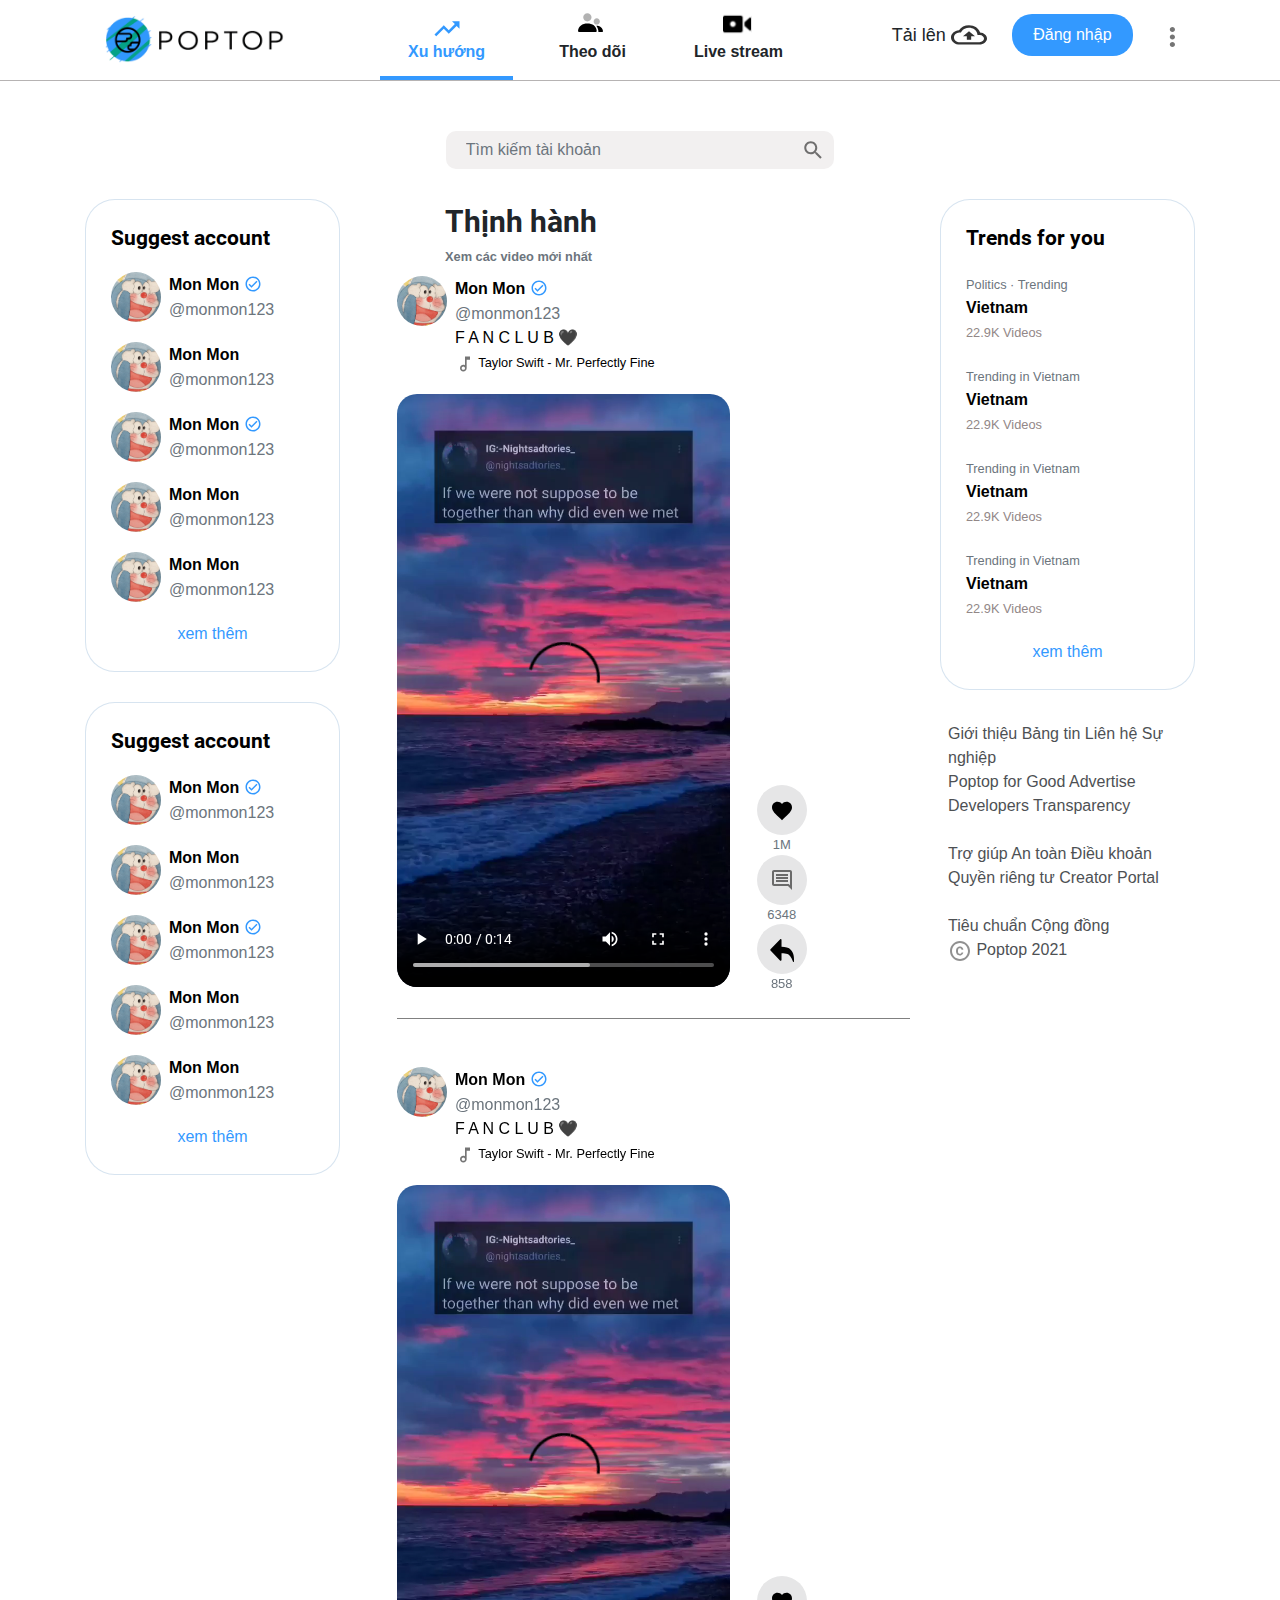
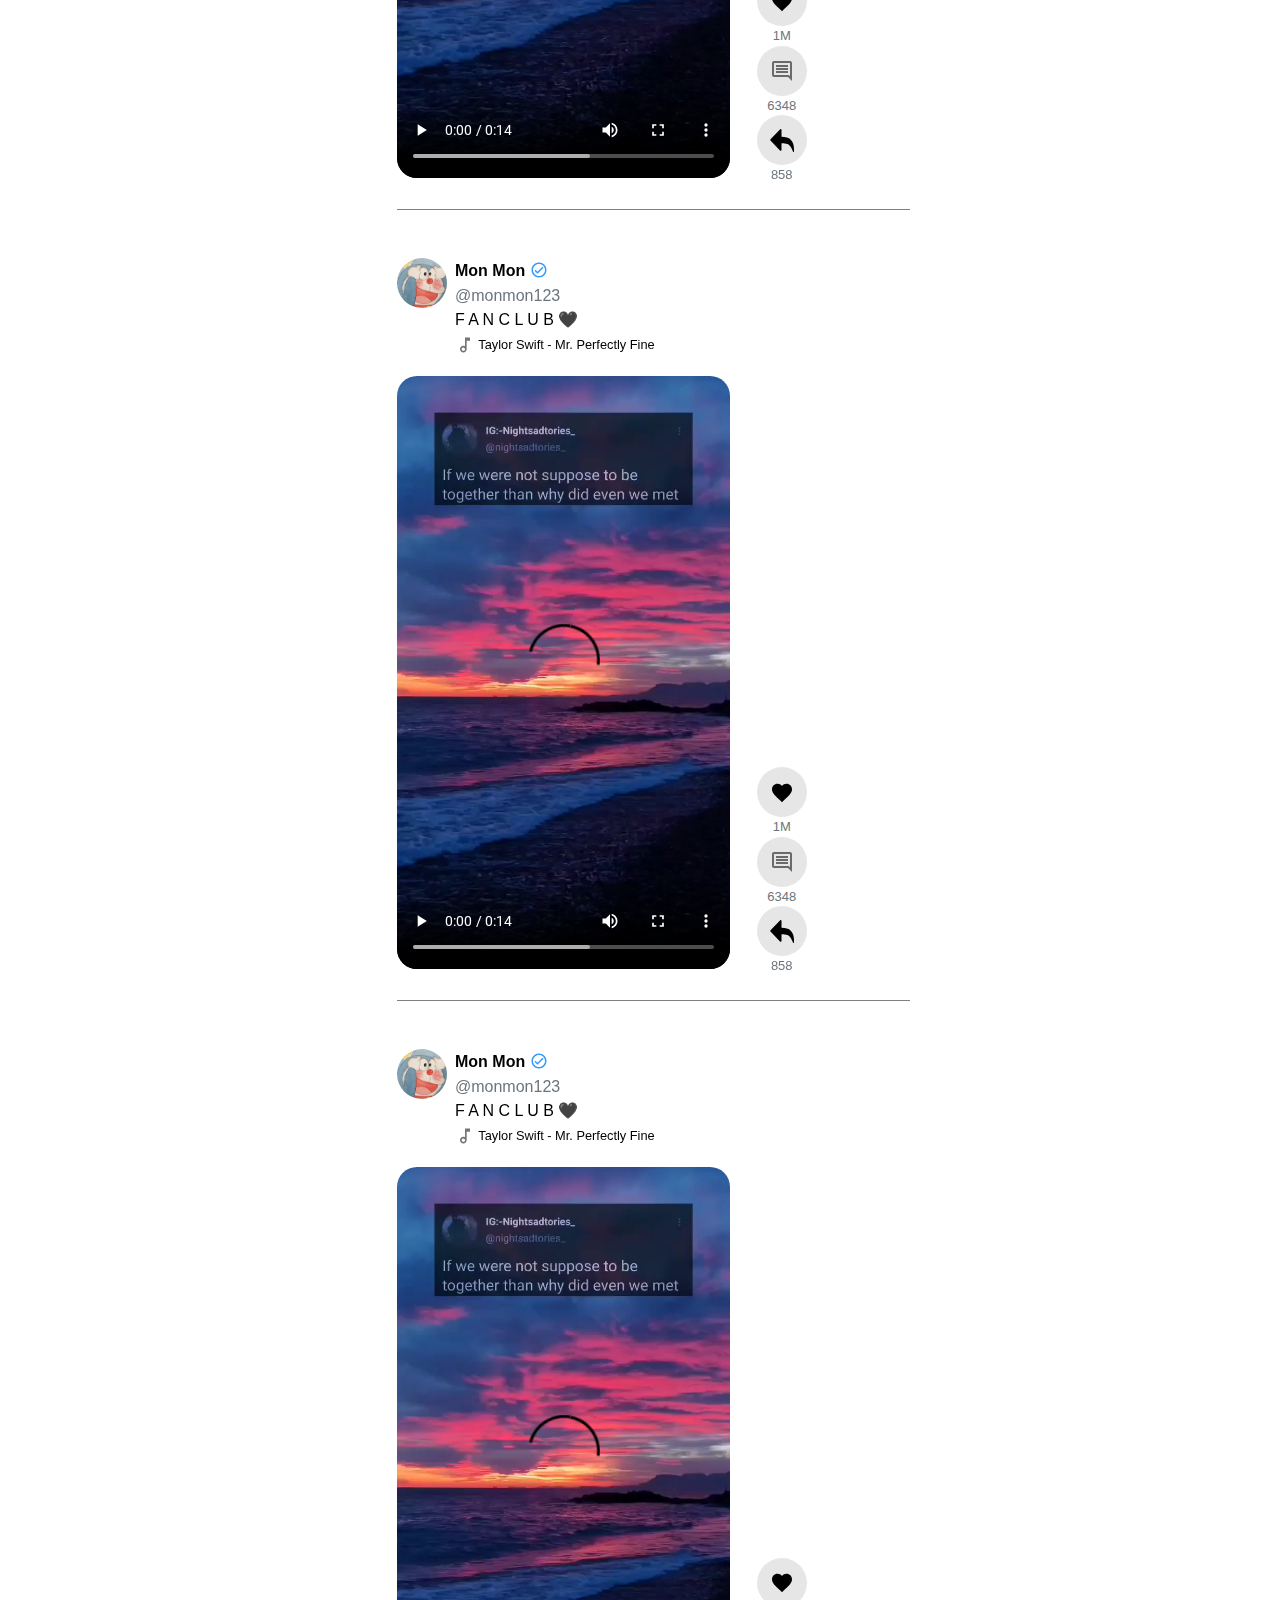
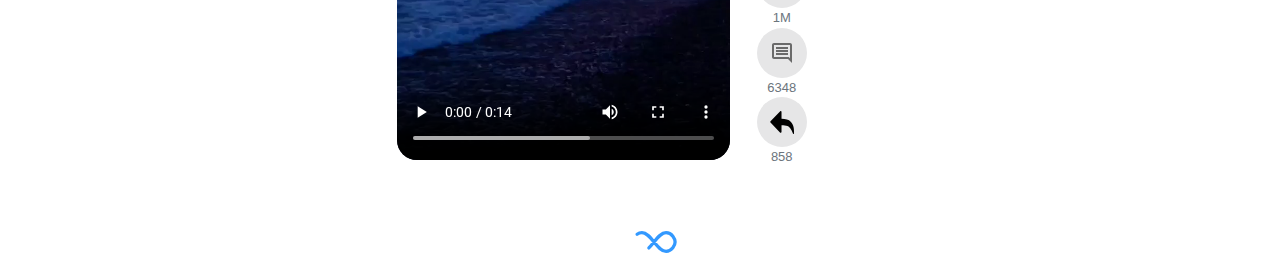
<file: index.html>
<!DOCTYPE html>
<html lang="en">
<head>
    <meta charset="UTF-8">
    <meta name="viewport" content="width=device-width, initial-scale=1.0">
    <title>Poptop test</title>

    <!-- /*-----*-----*-- setup-lib-css --*-----*-----*/ -->
    <link rel="stylesheet" href="https://cdnjs.cloudflare.com/ajax/libs/OwlCarousel2/2.3.4/assets/owl.carousel.min.css" integrity="sha512-tS3S5qG0BlhnQROyJXvNjeEM4UpMXHrQfTGmbQ1gKmelCxlSEBUaxhRBj/EFTzpbP4RVSrpEikbmdJobCvhE3g==" crossorigin="anonymous" />
    <link rel="stylesheet" href="bootstrap/css/bootstrap.min.css">	
    <link rel="stylesheet" href="asset/fontawesome/css/all.min.css">    
    <link rel="stylesheet" href="asset/setup.css">
    
    <!-- /*-----*-----*-- component --*-----*-----*/ -->
    <link rel="stylesheet" href="./component/header/style.css">
    <link rel="stylesheet" href="./component/sidebar/style.css">
    <link rel="stylesheet" href="./component/video/style.css">

    <!-- /*-----*-----*-- edit-style --*-----*-----*/ -->

    <!-- /*-----*-----*-- important --*-----*-----*/ -->
    <link rel="stylesheet" href="asset/style.css">

</head>
<body class="scroll bg-white">
    <!-- ----- ----- header ----- ------->
    <section class="header-top"></section>
    <section class="header-main">
        <div class="container">
            <div class="row">
                <div class="col-lg-3">
                    <a href="/">
                        <img class="header-logo" src="./src/logo.png" alt="logo">
                    </a>
                    <div class="d-inline-block d-lg-none float-right button-mb">
                        <button class="btn btn-blue" type="button" data-toggle="modal" data-target="#login-modal">
                            Đăng nhập
                        </button>
                    </div>
                </div>
                <div class="col-lg-5">
                    <ul class="list-inline text-center mb-0">
                        <li class="list-inline-item nav-menu">
                            <a href="/" class="active">
                                <div>
                                    <svg width="30" height="30" viewBox="0 0 30 30" fill="none" xmlns="http://www.w3.org/2000/svg">
                                        <path d="M20 11.25L22.8625 14.1125L16.7625 20.2125L11.7625 15.2125L2.5 24.4875L4.2625 26.25L11.7625 18.75L16.7625 23.75L24.6375 15.8875L27.5 18.75V11.25H20Z" fill="black"/>
                                    </svg>
                                        
                                                                               
                                </div>
                                <b>Xu hướng</b>
                            </a>
                           
                        </li>
                        <li class="list-inline-item nav-menu">
                            <a href="./common.html">
                                <div>
                                    <svg width="30" height="30" viewBox="0 0 30 30" fill="none" xmlns="http://www.w3.org/2000/svg">
                                        <path opacity="0.3" fill-rule="evenodd" clip-rule="evenodd" d="M5.20825 7.29167C5.20825 9.59285 7.07373 11.4583 9.37492 11.4583C11.6761 11.4583 13.5416 9.59285 13.5416 7.29167C13.5416 4.99048 11.6761 3.125 9.37492 3.125C7.07373 3.125 5.20825 4.99048 5.20825 7.29167ZM15.6249 11.4583C15.6249 13.1842 17.024 14.5833 18.7499 14.5833C20.4758 14.5833 21.8749 13.1842 21.8749 11.4583C21.8749 9.73244 20.4758 8.33333 18.7499 8.33333C17.024 8.33333 15.6249 9.73244 15.6249 11.4583Z" fill="black"/>
                                        <path fill-rule="evenodd" clip-rule="evenodd" d="M9.35765 13.5417C4.43949 13.5417 0.404436 16.0693 0.000678838 21.0408C-0.0213143 21.3116 0.496575 21.875 0.757815 21.875H17.9653C18.7478 21.875 18.76 21.2453 18.7478 21.0417C18.4426 15.9304 14.345 13.5417 9.35765 13.5417ZM24.4333 21.875H20.4167C20.4167 19.5303 19.642 17.3665 18.3346 15.6256C21.883 15.6644 24.7804 17.4585 24.9984 21.25C25.0072 21.4027 24.9984 21.875 24.4333 21.875Z" fill="black"/>
                                        </svg>
                                        
                                        
                                         
                                </div>
                                <b>Theo dõi</b>
                            </a>
                            
                        </li>
                        <li class="list-inline-item nav-menu">
                            <a href="./livestream.html">
                                <div>
                                    <svg width="30" height="30" viewBox="0 0 32 32" fill="none" xmlns="http://www.w3.org/2000/svg" xmlns:xlink="http://www.w3.org/1999/xlink">
                                        <rect width="30" height="30" fill="url(#pattern0)"/>
                                        <defs>
                                        <pattern id="pattern0" patternContentUnits="objectBoundingBox" width="1" height="1">
                                        <use xlink:href="#image0" transform="scale(0.0333333)"/>
                                        </pattern>
                                        <image id="image0" width="30" height="30" xlink:href="[data-uri]"/>
                                        </defs>
                                    </svg>
                                        
                                </div>
                                <b>Live stream</b>
                            </a>
                            
                        </li>

                    </ul>
                </div>
                <div class="col-lg-4 d-none d-lg-block">
                    <ul class="list-inline text-right mb-0 right-nav-header">
                        <li class="list-inline-item">
                            
                            <a class="btn" href="upload.html">
                                <span>Tải lên </span>
                                <svg width="1em" height="1em" viewBox="0 0 34 28" fill="none" xmlns="http://www.w3.org/2000/svg">
                                    <path fill-rule="evenodd" clip-rule="evenodd" d="M27.4125 11.7434C26.4492 7.81452 22.1567 4.86502 17 4.86502C12.9058 4.86502 9.35 6.73266 7.57917 9.46579C3.315 9.8302 0 12.7342 0 16.2531C0 20.0225 3.81083 23.0859 8.5 23.0859H26.9167C30.8267 23.0859 34 20.535 34 17.3919C34 14.3854 31.0958 11.9484 27.4125 11.7434ZM26.9167 20.8083H8.5C5.36917 20.8083 2.83333 18.7698 2.83333 16.2531C2.83333 13.9185 5.00083 11.9712 7.87667 11.732L9.3925 11.6067L10.1008 10.5249C11.4467 8.44086 14.0817 7.14263 17 7.14263C20.7117 7.14263 23.9133 9.2608 24.6358 12.1875L25.0608 13.8957L27.2283 14.021C29.4383 14.1349 31.1667 15.6267 31.1667 17.3919C31.1667 19.2709 29.2542 20.8083 26.9167 20.8083ZM14.9458 15.1143H11.3333L17 10.559L22.6667 15.1143H19.0542V18.5307H14.9458V15.1143Z" fill="#333333"/>
                                </svg>
                                    
                            </a>

                        </li>
                        <li class="list-inline-item">
                            <button class="btn btn-blue"  type="button" data-toggle="modal" data-target="#login-modal">
                                Đăng nhập
                            </button>
                        </li>
                        <li class="list-inline-item">
                            <button class="btn ">
                                <svg width="24" height="24" viewBox="0 0 24 24" fill="none" xmlns="http://www.w3.org/2000/svg">
                                    <path fill-rule="evenodd" clip-rule="evenodd" d="M14.4 9C15.83 9 17 7.875 17 6.5C17 5.125 15.83 4 14.4 4C12.97 4 11.8 5.125 11.8 6.5C11.8 7.875 12.97 9 14.4 9ZM14.4 11.5C12.97 11.5 11.8 12.625 11.8 14C11.8 15.375 12.97 16.5 14.4 16.5C15.83 16.5 17 15.375 17 14C17 12.625 15.83 11.5 14.4 11.5ZM11.8 21.5C11.8 20.125 12.97 19 14.4 19C15.83 19 17 20.125 17 21.5C17 22.875 15.83 24 14.4 24C12.97 24 11.8 22.875 11.8 21.5Z" fill="black" fill-opacity="0.54"/>
                                </svg>                                    
                            </button>
                        </li>

                    </ul>
                </div>
            </div>
        </div>
    </section>
    <!-- modal login -->
    <div id="login-modal" class="modal fade login-modal" tabindex="-1" role="dialog" aria-hidden="true">
        <div class="modal-dialog" role="document">
            <div class="modal-content">
                <div class="modal-body">
                    <div class="float-right mt-3 mr-4">
                        <button class="close" data-dismiss="modal" aria-label="Close">
                            <span aria-hidden="true">
                                <svg width="24" height="24" viewBox="0 0 24 24" fill="none" xmlns="http://www.w3.org/2000/svg">
                                    <path fill-rule="evenodd" clip-rule="evenodd" d="M12 2C6.47 2 2 6.47 2 12C2 17.53 6.47 22 12 22C17.53 22 22 17.53 22 12C22 6.47 17.53 2 12 2ZM14.59 8L12 10.59L9.41 8L8 9.41L10.59 12L8 14.59L9.41 16L12 13.41L14.59 16L16 14.59L13.41 12L16 9.41L14.59 8ZM4 12C4 16.41 7.59 20 12 20C16.41 20 20 16.41 20 12C20 7.59 16.41 4 12 4C7.59 4 4 7.59 4 12Z" fill="black" fill-opacity="1"/>
                                </svg>
                                    
                                    
                            </span>
                        </button>
                    </div>
                    <h3 class="title mt-5 mb-3">Login to Poptop</h3>

                    <small class="small-txt c-blue">Manages your account, check notifications, comment on videos and more</small>
                    <div class="wrap-button mt-4 mb-4">
                        <button class="btn btn-login" type="button" data-toggle="modal" data-target="#QR-modal" data-dismiss="modal">
                            <svg width="36" height="36" viewBox="0 0 36 36" fill="none" xmlns="http://www.w3.org/2000/svg">
                                <path d="M12 6.5C13.1046 6.5 14 5.60457 14 4.5C14 3.39543 13.1046 2.5 12 2.5V6.5ZM2.5 12C2.5 13.1046 3.39543 14 4.5 14C5.60457 14 6.5 13.1046 6.5 12H2.5ZM29.5 12C29.5 13.1046 30.3954 14 31.5 14C32.6046 14 33.5 13.1046 33.5 12H29.5ZM24 2.5C22.8954 2.5 22 3.39543 22 4.5C22 5.60457 22.8954 6.5 24 6.5V2.5ZM24 29.5C22.8954 29.5 22 30.3954 22 31.5C22 32.6046 22.8954 33.5 24 33.5V29.5ZM33.5 24C33.5 22.8954 32.6046 22 31.5 22C30.3954 22 29.5 22.8954 29.5 24H33.5ZM6.5 24C6.5 22.8954 5.60457 22 4.5 22C3.39543 22 2.5 22.8954 2.5 24H6.5ZM12 33.5C13.1046 33.5 14 32.6046 14 31.5C14 30.3954 13.1046 29.5 12 29.5V33.5ZM12 2.5H7.5V6.5H12V2.5ZM7.5 2.5C4.73858 2.5 2.5 4.73858 2.5 7.5H6.5C6.5 6.94772 6.94772 6.5 7.5 6.5V2.5ZM2.5 7.5V12H6.5V7.5H2.5ZM33.5 12V7.5H29.5V12H33.5ZM33.5 7.5C33.5 4.73858 31.2614 2.5 28.5 2.5V6.5C29.0523 6.5 29.5 6.94772 29.5 7.5H33.5ZM28.5 2.5H24V6.5H28.5V2.5ZM24 33.5H28.5V29.5H24V33.5ZM28.5 33.5C31.2614 33.5 33.5 31.2614 33.5 28.5H29.5C29.5 29.0523 29.0523 29.5 28.5 29.5V33.5ZM33.5 28.5V24H29.5V28.5H33.5ZM2.5 24V28.5H6.5V24H2.5ZM2.5 28.5C2.5 31.2614 4.73858 33.5 7.5 33.5V29.5C6.94771 29.5 6.5 29.0523 6.5 28.5H2.5ZM7.5 33.5H12V29.5H7.5V33.5Z" fill="black"/>
                                <path fill-rule="evenodd" clip-rule="evenodd" d="M10.125 10.1249H16.25V16.2499H10.125V10.1249Z" stroke="black" stroke-width="3" stroke-linecap="round" stroke-linejoin="round"/>
                                <path fill-rule="evenodd" clip-rule="evenodd" d="M19.75 10.1249H25.875V16.2499H19.75V10.1249Z" stroke="black" stroke-width="3" stroke-linecap="round" stroke-linejoin="round"/>
                                <path fill-rule="evenodd" clip-rule="evenodd" d="M19.75 19.7499H25.875V25.8749H19.75V19.7499Z" stroke="black" stroke-width="3" stroke-linecap="round" stroke-linejoin="round"/>
                                <path fill-rule="evenodd" clip-rule="evenodd" d="M10.125 19.7499H16.25V25.8749H10.125V19.7499Z" stroke="black" stroke-width="3" stroke-linecap="round" stroke-linejoin="round"/>
                            </svg>
                                
                            Use QR code
                        </button>
                        <button class="btn btn-login"  type="button" data-toggle="modal" data-target="#username-modal" data-dismiss="modal">
                            <svg width="36" height="36" viewBox="0 0 36 36" fill="none" xmlns="http://www.w3.org/2000/svg">
                                <path fill-rule="evenodd" clip-rule="evenodd" d="M7.5 4.5H28.5C30.15 4.5 31.5 5.85 31.5 7.5V28.5C31.5 30.15 30.15 31.5 28.5 31.5H7.5C5.835 31.5 4.5 30.15 4.5 28.5V7.5C4.5 5.85 5.835 4.5 7.5 4.5ZM28.5 28.5V7.5H7.5V28.5H28.5ZM18 18C15.525 18 13.5 15.975 13.5 13.5C13.5 11.025 15.525 9 18 9C20.475 9 22.5 11.025 22.5 13.5C22.5 15.975 20.475 18 18 18ZM16.5 13.5C16.5 12.675 17.175 12 18 12C18.825 12 19.5 12.675 19.5 13.5C19.5 14.325 18.825 15 18 15C17.175 15 16.5 14.325 16.5 13.5ZM9 27V24.705C9 20.955 14.955 19.335 18 19.335C21.045 19.335 27 20.955 27 24.705V27H9ZM23.535 24H12.465C13.485 23.16 16.035 22.32 18 22.32C19.965 22.32 22.5 23.16 23.535 24Z" fill="black"/>
                            </svg>
                            Use phone/ email/ username
                        </button>
                        <a href="/my-profile.html" class="btn btn-login">
                            <svg width="36" height="36" viewBox="0 0 36 36" fill="none" xmlns="http://www.w3.org/2000/svg">
                                <circle cx="18" cy="18" r="18" fill="#4E6297"/>
                                <path d="M26.1 12.4368C26.1 11.0891 24.9109 9.90002 23.5632 9.90002H13.3368C11.9891 9.90002 10.8 11.0891 10.8 12.4368V22.6632C10.8 24.0109 11.9891 25.2 13.3368 25.2H18.4896V19.413H16.587V16.8762H18.4896V15.8456C18.4896 14.1016 19.758 12.5954 21.3435 12.5954H23.4047V15.1321H21.3435C21.1057 15.1321 20.8679 15.37 20.8679 15.8456V16.8762H23.4047V19.413H20.8679V25.2H23.5632C24.9109 25.2 26.1 24.0109 26.1 22.6632V12.4368Z" fill="white"/>
                            </svg>                                
                            Login with Facebook
                        </a>
                        <a href="/my-profile.html" class="btn btn-login">
                            <svg width="36" height="36" viewBox="0 0 36 36" fill="none" xmlns="http://www.w3.org/2000/svg">
                                <circle cx="18" cy="18" r="18" fill="url(#paint0_linear)"/>
                                <path d="M23.9227 10.8H12.9773C11.7415 10.8 10.8 11.7416 10.8 12.9774V23.9227C10.8 25.1585 11.7415 26.1 12.9773 26.1H23.9227C25.1585 26.1 26.1 25.1585 26.1 23.9227V12.9774C26.1 11.7416 25.1585 10.8 23.9227 10.8ZM18.45 23.04C20.9804 23.04 23.04 21.0393 23.04 18.6266C23.04 18.2147 22.9811 17.7439 22.8634 17.3908H24.1581V23.6285C24.1581 23.9227 23.9227 24.217 23.5696 24.217H13.3304C13.0361 24.217 12.7419 23.9816 12.7419 23.6285V17.332H14.0954C13.9777 17.7439 13.9188 18.1558 13.9188 18.5677C13.86 21.0393 15.9196 23.04 18.45 23.04ZM18.45 21.2747C16.8023 21.2747 15.5077 19.98 15.5077 18.3912C15.5077 16.8024 16.8023 15.5077 18.45 15.5077C20.0977 15.5077 21.3923 16.8024 21.3923 18.3912C21.3923 20.0389 20.0977 21.2747 18.45 21.2747ZM24.0992 14.9781C24.0992 15.3312 23.805 15.6254 23.4519 15.6254H21.8042C21.4511 15.6254 21.1569 15.3312 21.1569 14.9781V13.3893C21.1569 13.0362 21.4511 12.742 21.8042 12.742H23.4519C23.805 12.742 24.0992 13.0362 24.0992 13.3893V14.9781Z" fill="white"/>
                                <defs>
                                <linearGradient id="paint0_linear" x1="7.65" y1="31.95" x2="31.5" y2="7.2" gradientUnits="userSpaceOnUse">
                                <stop stop-color="#EEA054"/>
                                <stop offset="0.502762" stop-color="#D64763"/>
                                <stop offset="1" stop-color="#B62A99"/>
                                </linearGradient>
                                </defs>
                            </svg> 
                            Login with Instagrams
                        </a>
                        <a href="/my-profile.html" class="btn btn-login">
                            <svg width="36" height="36" viewBox="0 0 36 36" fill="none" xmlns="http://www.w3.org/2000/svg">
                                <path d="M0 18C0 8.05886 8.05887 0 18 0C27.9411 0 36 8.05886 36 18C36 27.9411 27.9411 36 18 36C8.05887 36 0 27.9411 0 18Z" fill="#FFE812"/>
                                <path d="M18 8.25C11.3725 8.25 6 12.4861 6 17.7115C6 21.0899 8.24608 24.0542 11.6248 25.7281C11.441 26.362 10.4436 29.8062 10.4039 30.0768C10.4039 30.0768 10.38 30.2801 10.5117 30.3577C10.6433 30.4352 10.7982 30.375 10.7982 30.375C11.1757 30.3222 15.1762 27.5122 15.8686 27.0242C16.5603 27.1222 17.2726 27.1731 18 27.1731C24.6275 27.1731 30 22.9371 30 17.7115C30 12.4861 24.6275 8.25 18 8.25Z" fill="#381F1F"/>
                                <path d="M11.3653 21.0144C10.9835 21.0144 10.673 20.7178 10.673 20.3532V16.2403H9.59281C9.21815 16.2403 8.91342 15.9362 8.91342 15.5625C8.91342 15.1887 9.21827 14.8846 9.59281 14.8846H13.1379C13.5125 14.8846 13.8173 15.1887 13.8173 15.5625C13.8173 15.9362 13.5124 16.2403 13.1379 16.2403H12.0577V20.3532C12.0577 20.7178 11.7472 21.0144 11.3653 21.0144ZM17.436 21.0054C17.1473 21.0054 16.9264 20.8882 16.8598 20.6996L16.517 19.8022L14.406 19.802L14.0629 20.7001C13.9966 20.8883 13.7758 21.0054 13.4872 21.0054C13.3353 21.0055 13.1852 20.9729 13.0471 20.9098C12.8562 20.8218 12.6728 20.5797 12.883 19.9268L14.539 15.568C14.6557 15.2365 15.01 14.895 15.4609 14.8847C15.9131 14.8949 16.2675 15.2365 16.3843 15.5687L18.0396 19.9255C18.2503 20.58 18.0669 20.8222 17.876 20.91C17.7379 20.973 17.5878 21.0055 17.436 21.0054C17.436 21.0054 17.4358 21.0054 17.436 21.0054ZM16.153 18.5758L15.4615 16.6114L14.77 18.5758H16.153ZM19.1538 20.9134C18.7879 20.9134 18.4903 20.6287 18.4903 20.2788V15.5769C18.4903 15.1951 18.8074 14.8846 19.1971 14.8846C19.5867 14.8846 19.9038 15.1951 19.9038 15.5769V19.6442H21.375C21.7408 19.6442 22.0384 19.929 22.0384 20.2788C22.0384 20.6287 21.7408 20.9134 21.375 20.9134H19.1538ZM23 21.0054C22.6182 21.0054 22.3077 20.6949 22.3077 20.3131V15.5769C22.3077 15.1951 22.6182 14.8846 23 14.8846C23.3818 14.8846 23.6923 15.1951 23.6923 15.5769V17.0649L25.6239 15.1334C25.7232 15.034 25.8597 14.9793 26.0079 14.9793C26.1807 14.9793 26.3543 15.0539 26.4843 15.1838C26.6056 15.3049 26.6779 15.4608 26.6878 15.6227C26.6979 15.786 26.6435 15.9356 26.5351 16.0442L24.9574 17.6216L26.6615 19.8792C26.7166 19.9517 26.7566 20.0343 26.7795 20.1223C26.8023 20.2104 26.8074 20.3021 26.7945 20.3921C26.7821 20.4822 26.752 20.5689 26.7059 20.6473C26.6598 20.7257 26.5986 20.7941 26.5258 20.8487C26.4061 20.9397 26.2598 20.9888 26.1094 20.9884C26.0021 20.9889 25.8963 20.9643 25.8002 20.9165C25.7042 20.8687 25.6207 20.7991 25.5564 20.7132L23.9328 18.562L23.6926 18.8022V20.3127C23.6924 20.4963 23.6193 20.6724 23.4895 20.8022C23.3597 20.9321 23.1837 21.0051 23 21.0054Z" fill="#FFE812"/>
                            </svg>
                            Login with Kakaotalk 
                        </a>
                        <a href="/my-profile.html" class="btn btn-login">
                            <svg width="36" height="36" viewBox="0 0 36 36" fill="none" xmlns="http://www.w3.org/2000/svg">
                                <circle cx="18" cy="18" r="18" fill="#55ACE3"/>
                                <path d="M27.54 13.41C26.91 13.68 26.19 13.86 25.47 13.95C26.19 13.5 26.82 12.78 27.09 11.97C26.37 12.42 25.65 12.69 24.75 12.87C24.12 12.15 23.13 11.7 22.14 11.7C20.16 11.7 18.54 13.32 18.54 15.3C18.54 15.57 18.54 15.84 18.63 16.11C15.66 15.93 12.96 14.49 11.16 12.33C10.89 12.87 10.71 13.5 10.71 14.13C10.71 15.39 11.34 16.47 12.33 17.1C11.7 17.1 11.16 16.92 10.71 16.65C10.71 18.36 11.97 19.89 13.59 20.16C13.32 20.25 12.96 20.25 12.6 20.25C12.33 20.25 12.15 20.25 11.88 20.16C12.33 21.6 13.68 22.68 15.3 22.68C14.04 23.67 12.51 24.21 10.8 24.21C10.53 24.21 10.26 24.21 9.89999 24.12C11.52 25.11 13.41 25.74 15.48 25.74C22.14 25.74 25.74 20.25 25.74 15.48V15.03C26.46 14.76 27.09 14.13 27.54 13.41Z" fill="white"/>
                            </svg>
                            Login with Twitter    
                        </a>
                        <a href="/my-profile.html" class="btn btn-login">
                            <svg width="36" height="38" viewBox="0 0 36 38" fill="none" xmlns="http://www.w3.org/2000/svg">
                                <ellipse cx="18" cy="19" rx="18" ry="19" fill="#C5331E"/>
                                <path d="M18.4075 17.0696V20.83H23.2525C22.54 22.8606 20.6875 24.2144 18.55 24.2144C15.7713 24.2144 13.5625 21.8829 13.5625 18.9498C13.5625 16.0167 15.7713 13.6852 18.55 13.6852C19.6188 13.6852 20.6163 14.0613 21.4713 14.6629L21.7563 14.8885L23.8938 11.9554L23.6088 11.7298C22.1125 10.6017 20.4025 10 18.55 10C13.8475 10 10 14.0613 10 19.025C10 23.9888 13.8475 28.05 18.55 28.05C23.2525 28.05 27.1 23.9888 27.1 19.025V17.1448H18.4075V17.0696Z" fill="white"/>
                            </svg>
                            Login with Google
                        </a>
                    </div>
                    <hr>
                    <div class="mt-3 mb-3 text-center">
                        <span>Bạn có tài khoản không?</span>
                        <button class="btn c-blue p-0" type="button" data-toggle="modal" data-target="#signup-modal" data-dismiss="modal">Đăng kí</button>
                    </div>
                </div>
            </div>
        </div>
    </div>
    <!-- modal signup -->
    <div id="signup-modal" class="modal fade login-modal" tabindex="-1" role="dialog" aria-hidden="true">
        <div class="modal-dialog" role="document">
            <div class="modal-content">
                <div class="modal-body">
                    <div class="float-right mt-3 mr-4">
                        <button class="close" data-dismiss="modal" aria-label="Close">
                            <span aria-hidden="true">
                                <svg width="24" height="24" viewBox="0 0 24 24" fill="none" xmlns="http://www.w3.org/2000/svg">
                                    <path fill-rule="evenodd" clip-rule="evenodd" d="M12 2C6.47 2 2 6.47 2 12C2 17.53 6.47 22 12 22C17.53 22 22 17.53 22 12C22 6.47 17.53 2 12 2ZM14.59 8L12 10.59L9.41 8L8 9.41L10.59 12L8 14.59L9.41 16L12 13.41L14.59 16L16 14.59L13.41 12L16 9.41L14.59 8ZM4 12C4 16.41 7.59 20 12 20C16.41 20 20 16.41 20 12C20 7.59 16.41 4 12 4C7.59 4 4 7.59 4 12Z" fill="black" fill-opacity="1"/>
                                </svg>
                                    
                                    
                            </span>
                        </button>
                    </div>
                    <h3 class="title mt-5 mb-3">Sign up to Poptop</h3>
                    <small class="small-txt c-blue">Manages your account, check notifications, comment on videos and more</small>
                    <div class="wrap-button mt-4 mb-4">
                        <button class="btn btn-login">
                            <svg width="36" height="36" viewBox="0 0 36 36" fill="none" xmlns="http://www.w3.org/2000/svg">
                                <path fill-rule="evenodd" clip-rule="evenodd" d="M7.5 4.5H28.5C30.15 4.5 31.5 5.85 31.5 7.5V28.5C31.5 30.15 30.15 31.5 28.5 31.5H7.5C5.835 31.5 4.5 30.15 4.5 28.5V7.5C4.5 5.85 5.835 4.5 7.5 4.5ZM28.5 28.5V7.5H7.5V28.5H28.5ZM18 18C15.525 18 13.5 15.975 13.5 13.5C13.5 11.025 15.525 9 18 9C20.475 9 22.5 11.025 22.5 13.5C22.5 15.975 20.475 18 18 18ZM16.5 13.5C16.5 12.675 17.175 12 18 12C18.825 12 19.5 12.675 19.5 13.5C19.5 14.325 18.825 15 18 15C17.175 15 16.5 14.325 16.5 13.5ZM9 27V24.705C9 20.955 14.955 19.335 18 19.335C21.045 19.335 27 20.955 27 24.705V27H9ZM23.535 24H12.465C13.485 23.16 16.035 22.32 18 22.32C19.965 22.32 22.5 23.16 23.535 24Z" fill="black"/>
                            </svg>
                            Use phone/ email/ username
                        </button>
                        <button class="btn btn-login">
                            <svg width="36" height="36" viewBox="0 0 36 36" fill="none" xmlns="http://www.w3.org/2000/svg">
                                <circle cx="18" cy="18" r="18" fill="#4E6297"/>
                                <path d="M26.1 12.4368C26.1 11.0891 24.9109 9.90002 23.5632 9.90002H13.3368C11.9891 9.90002 10.8 11.0891 10.8 12.4368V22.6632C10.8 24.0109 11.9891 25.2 13.3368 25.2H18.4896V19.413H16.587V16.8762H18.4896V15.8456C18.4896 14.1016 19.758 12.5954 21.3435 12.5954H23.4047V15.1321H21.3435C21.1057 15.1321 20.8679 15.37 20.8679 15.8456V16.8762H23.4047V19.413H20.8679V25.2H23.5632C24.9109 25.2 26.1 24.0109 26.1 22.6632V12.4368Z" fill="white"/>
                            </svg>                                
                            Continue with Facebook
                        </button>
                        <button class="btn btn-login">
                            <svg width="36" height="36" viewBox="0 0 36 36" fill="none" xmlns="http://www.w3.org/2000/svg">
                                <circle cx="18" cy="18" r="18" fill="url(#paint0_linear)"/>
                                <path d="M23.9227 10.8H12.9773C11.7415 10.8 10.8 11.7416 10.8 12.9774V23.9227C10.8 25.1585 11.7415 26.1 12.9773 26.1H23.9227C25.1585 26.1 26.1 25.1585 26.1 23.9227V12.9774C26.1 11.7416 25.1585 10.8 23.9227 10.8ZM18.45 23.04C20.9804 23.04 23.04 21.0393 23.04 18.6266C23.04 18.2147 22.9811 17.7439 22.8634 17.3908H24.1581V23.6285C24.1581 23.9227 23.9227 24.217 23.5696 24.217H13.3304C13.0361 24.217 12.7419 23.9816 12.7419 23.6285V17.332H14.0954C13.9777 17.7439 13.9188 18.1558 13.9188 18.5677C13.86 21.0393 15.9196 23.04 18.45 23.04ZM18.45 21.2747C16.8023 21.2747 15.5077 19.98 15.5077 18.3912C15.5077 16.8024 16.8023 15.5077 18.45 15.5077C20.0977 15.5077 21.3923 16.8024 21.3923 18.3912C21.3923 20.0389 20.0977 21.2747 18.45 21.2747ZM24.0992 14.9781C24.0992 15.3312 23.805 15.6254 23.4519 15.6254H21.8042C21.4511 15.6254 21.1569 15.3312 21.1569 14.9781V13.3893C21.1569 13.0362 21.4511 12.742 21.8042 12.742H23.4519C23.805 12.742 24.0992 13.0362 24.0992 13.3893V14.9781Z" fill="white"/>
                                <defs>
                                <linearGradient id="paint0_linear" x1="7.65" y1="31.95" x2="31.5" y2="7.2" gradientUnits="userSpaceOnUse">
                                <stop stop-color="#EEA054"/>
                                <stop offset="0.502762" stop-color="#D64763"/>
                                <stop offset="1" stop-color="#B62A99"/>
                                </linearGradient>
                                </defs>
                            </svg>
                                
                            Continue with Instagrams
                        </button>
                        <button class="btn btn-login">
                            <svg width="36" height="36" viewBox="0 0 36 36" fill="none" xmlns="http://www.w3.org/2000/svg">
                                <path d="M0 18C0 8.05886 8.05887 0 18 0C27.9411 0 36 8.05886 36 18C36 27.9411 27.9411 36 18 36C8.05887 36 0 27.9411 0 18Z" fill="#FFE812"/>
                                <path d="M18 8.25C11.3725 8.25 6 12.4861 6 17.7115C6 21.0899 8.24608 24.0542 11.6248 25.7281C11.441 26.362 10.4436 29.8062 10.4039 30.0768C10.4039 30.0768 10.38 30.2801 10.5117 30.3577C10.6433 30.4352 10.7982 30.375 10.7982 30.375C11.1757 30.3222 15.1762 27.5122 15.8686 27.0242C16.5603 27.1222 17.2726 27.1731 18 27.1731C24.6275 27.1731 30 22.9371 30 17.7115C30 12.4861 24.6275 8.25 18 8.25Z" fill="#381F1F"/>
                                <path d="M11.3653 21.0144C10.9835 21.0144 10.673 20.7178 10.673 20.3532V16.2403H9.59281C9.21815 16.2403 8.91342 15.9362 8.91342 15.5625C8.91342 15.1887 9.21827 14.8846 9.59281 14.8846H13.1379C13.5125 14.8846 13.8173 15.1887 13.8173 15.5625C13.8173 15.9362 13.5124 16.2403 13.1379 16.2403H12.0577V20.3532C12.0577 20.7178 11.7472 21.0144 11.3653 21.0144ZM17.436 21.0054C17.1473 21.0054 16.9264 20.8882 16.8598 20.6996L16.517 19.8022L14.406 19.802L14.0629 20.7001C13.9966 20.8883 13.7758 21.0054 13.4872 21.0054C13.3353 21.0055 13.1852 20.9729 13.0471 20.9098C12.8562 20.8218 12.6728 20.5797 12.883 19.9268L14.539 15.568C14.6557 15.2365 15.01 14.895 15.4609 14.8847C15.9131 14.8949 16.2675 15.2365 16.3843 15.5687L18.0396 19.9255C18.2503 20.58 18.0669 20.8222 17.876 20.91C17.7379 20.973 17.5878 21.0055 17.436 21.0054C17.436 21.0054 17.4358 21.0054 17.436 21.0054ZM16.153 18.5758L15.4615 16.6114L14.77 18.5758H16.153ZM19.1538 20.9134C18.7879 20.9134 18.4903 20.6287 18.4903 20.2788V15.5769C18.4903 15.1951 18.8074 14.8846 19.1971 14.8846C19.5867 14.8846 19.9038 15.1951 19.9038 15.5769V19.6442H21.375C21.7408 19.6442 22.0384 19.929 22.0384 20.2788C22.0384 20.6287 21.7408 20.9134 21.375 20.9134H19.1538ZM23 21.0054C22.6182 21.0054 22.3077 20.6949 22.3077 20.3131V15.5769C22.3077 15.1951 22.6182 14.8846 23 14.8846C23.3818 14.8846 23.6923 15.1951 23.6923 15.5769V17.0649L25.6239 15.1334C25.7232 15.034 25.8597 14.9793 26.0079 14.9793C26.1807 14.9793 26.3543 15.0539 26.4843 15.1838C26.6056 15.3049 26.6779 15.4608 26.6878 15.6227C26.6979 15.786 26.6435 15.9356 26.5351 16.0442L24.9574 17.6216L26.6615 19.8792C26.7166 19.9517 26.7566 20.0343 26.7795 20.1223C26.8023 20.2104 26.8074 20.3021 26.7945 20.3921C26.7821 20.4822 26.752 20.5689 26.7059 20.6473C26.6598 20.7257 26.5986 20.7941 26.5258 20.8487C26.4061 20.9397 26.2598 20.9888 26.1094 20.9884C26.0021 20.9889 25.8963 20.9643 25.8002 20.9165C25.7042 20.8687 25.6207 20.7991 25.5564 20.7132L23.9328 18.562L23.6926 18.8022V20.3127C23.6924 20.4963 23.6193 20.6724 23.4895 20.8022C23.3597 20.9321 23.1837 21.0051 23 21.0054Z" fill="#FFE812"/>
                            </svg>
                            Continue with Kakaotalk 
                        </button>
                        <button class="btn btn-login">
                            <svg width="36" height="36" viewBox="0 0 36 36" fill="none" xmlns="http://www.w3.org/2000/svg">
                                <circle cx="18" cy="18" r="18" fill="#55ACE3"/>
                                <path d="M27.54 13.41C26.91 13.68 26.19 13.86 25.47 13.95C26.19 13.5 26.82 12.78 27.09 11.97C26.37 12.42 25.65 12.69 24.75 12.87C24.12 12.15 23.13 11.7 22.14 11.7C20.16 11.7 18.54 13.32 18.54 15.3C18.54 15.57 18.54 15.84 18.63 16.11C15.66 15.93 12.96 14.49 11.16 12.33C10.89 12.87 10.71 13.5 10.71 14.13C10.71 15.39 11.34 16.47 12.33 17.1C11.7 17.1 11.16 16.92 10.71 16.65C10.71 18.36 11.97 19.89 13.59 20.16C13.32 20.25 12.96 20.25 12.6 20.25C12.33 20.25 12.15 20.25 11.88 20.16C12.33 21.6 13.68 22.68 15.3 22.68C14.04 23.67 12.51 24.21 10.8 24.21C10.53 24.21 10.26 24.21 9.89999 24.12C11.52 25.11 13.41 25.74 15.48 25.74C22.14 25.74 25.74 20.25 25.74 15.48V15.03C26.46 14.76 27.09 14.13 27.54 13.41Z" fill="white"/>
                            </svg>
                            Continue with Twitter    
                        </button>
                        <button class="btn btn-login">
                            <svg width="36" height="38" viewBox="0 0 36 38" fill="none" xmlns="http://www.w3.org/2000/svg">
                                <ellipse cx="18" cy="19" rx="18" ry="19" fill="#C5331E"/>
                                <path d="M18.4075 17.0696V20.83H23.2525C22.54 22.8606 20.6875 24.2144 18.55 24.2144C15.7713 24.2144 13.5625 21.8829 13.5625 18.9498C13.5625 16.0167 15.7713 13.6852 18.55 13.6852C19.6188 13.6852 20.6163 14.0613 21.4713 14.6629L21.7563 14.8885L23.8938 11.9554L23.6088 11.7298C22.1125 10.6017 20.4025 10 18.55 10C13.8475 10 10 14.0613 10 19.025C10 23.9888 13.8475 28.05 18.55 28.05C23.2525 28.05 27.1 23.9888 27.1 19.025V17.1448H18.4075V17.0696Z" fill="white"/>
                            </svg>
                            Continue with Google
                        </button>
                    </div>
                    <hr>
                    <div class="mt-3 mb-3 text-center">
                        <span>Bạn đã có tài khoản?</span>
                        <button class="btn c-blue p-0" type="button" data-toggle="modal" data-target="#login-modal" data-dismiss="modal">Đăng nhập</button>
                    </div>
                </div>
            </div>
        </div>
    </div>
    <!-- modal QR code -->
    <div id="QR-modal" class="modal fade login-modal" tabindex="-1" role="dialog" aria-hidden="true">
        <div class="modal-dialog" role="document">
            <div class="modal-content">
                <div class="modal-body">
                    <div class="float-right mt-3 mr-4">
                        <button class="close" data-dismiss="modal" aria-label="Close">
                            <span aria-hidden="true">
                                <svg width="24" height="24" viewBox="0 0 24 24" fill="none" xmlns="http://www.w3.org/2000/svg">
                                    <path fill-rule="evenodd" clip-rule="evenodd" d="M12 2C6.47 2 2 6.47 2 12C2 17.53 6.47 22 12 22C17.53 22 22 17.53 22 12C22 6.47 17.53 2 12 2ZM14.59 8L12 10.59L9.41 8L8 9.41L10.59 12L8 14.59L9.41 16L12 13.41L14.59 16L16 14.59L13.41 12L16 9.41L14.59 8ZM4 12C4 16.41 7.59 20 12 20C16.41 20 20 16.41 20 12C20 7.59 16.41 4 12 4C7.59 4 4 7.59 4 12Z" fill="black" fill-opacity="1"/>
                                </svg>
                                    
                                    
                            </span>
                        </button>
                    </div>
                    <h3 class="title mt-5 mb-3">Login with QR code</h3>
                    <div class="text-center mt-5">
                        <img width="200" src="./src/QR_code.png" alt="">
                    </div>
                    <ol class="order-list mt-5">
                        <li>Mở ứng dụng TikTok trên thiết bị di động của bạn và nhấn vào Khám phá</li>
                        <li>Nhấn 
                            <span>
                                <svg width="14" height="14" viewBox="0 0 14 14" fill="none" xmlns="http://www.w3.org/2000/svg">
                                    <path fill-rule="evenodd" clip-rule="evenodd" d="M0.25 4.75V1.75C0.25 0.925 0.925 0.25 1.75 0.25H4.75V1.75H1.75V4.75H0.25ZM0.25 9.25H1.75V12.25H4.75V13.75H1.75C0.925 13.75 0.25 13.075 0.25 12.25V9.25ZM12.25 12.25H9.25V13.75H12.25C13.075 13.75 13.75 13.075 13.75 12.25V9.25H12.25V12.25ZM9.25 0.25H12.25C13.075 0.25 13.75 0.925 13.75 1.75V4.75H12.25V1.75H9.25V0.25Z" fill="black" fill-opacity="0.54"/>
                                </svg>                                    
                            </span>
                            và quét mã QR</li>
                        <li> Xác nhận đăng nhập trên thiết bị di động của bạn </li>
                    </ol>
                    <div class="text-center c-blue mt-5 mb-5">
                        <svg width="24" height="24" viewBox="0 0 24 24" fill="none" xmlns="http://www.w3.org/2000/svg">
                            <path fill-rule="evenodd" clip-rule="evenodd" d="M11.5 19.695V23.295L12.93 22.605C18.06 20.135 21.5 15.155 21.5 10.205C21.5 4.96502 17.24 0.705017 12 0.705017C6.76 0.705017 2.5 4.96502 2.5 10.205C2.5 15.275 6.49 19.435 11.5 19.695ZM4.5 10.205C4.5 6.06502 7.86 2.70502 12 2.70502C16.14 2.70502 19.5 6.06502 19.5 10.205C19.5 13.925 17.14 17.705 13.5 20.005V17.705H12C7.86 17.705 4.5 14.345 4.5 10.205ZM13 14.205V16.205H11V14.205H13ZM12.7704 9.52669C11.9421 10.1616 11 10.8837 11 12.705H13C13 11.6096 13.711 10.9883 14.4408 10.3506C15.21 9.67834 16 8.98793 16 7.70502C16 5.49502 14.21 3.70502 12 3.70502C9.79 3.70502 8 5.49502 8 7.70502H10C10 6.60502 10.9 5.70502 12 5.70502C13.1 5.70502 14 6.60502 14 7.70502C14 8.58423 13.4202 9.02862 12.7704 9.52669Z" fill="black" fill-opacity="0.54"/>
                        </svg>
                        Check the instruction
                    </div>
                    <hr>
                    <div class="mt-3 mb-3 text-center">
                        <span>Bạn không có tài khoản?</span>
                        <button class="btn c-blue p-0" type="button" data-toggle="modal" data-target="#signup-modal" data-dismiss="modal">Đăng kí</button>
                    </div>
                </div>
            </div>
        </div>
    </div>
    <!-- modal login username email -->
    <div id="username-modal" class="modal fade login-modal"  tabindex="-1" role="dialog" aria-hidden="true">
        <div class="modal-dialog" role="document">
            <div class="modal-content" style="display: block!important; border: 2px solid black;" >
                <div class="modal-body">
                    <div class="float-right mt-3 mr-4">
                        <button class="close" data-dismiss="modal" aria-label="Close">
                            <span aria-hidden="true">
                                <svg width="24" height="24" viewBox="0 0 24 24" fill="none" xmlns="http://www.w3.org/2000/svg">
                                    <path fill-rule="evenodd" clip-rule="evenodd" d="M12 2C6.47 2 2 6.47 2 12C2 17.53 6.47 22 12 22C17.53 22 22 17.53 22 12C22 6.47 17.53 2 12 2ZM14.59 8L12 10.59L9.41 8L8 9.41L10.59 12L8 14.59L9.41 16L12 13.41L14.59 16L16 14.59L13.41 12L16 9.41L14.59 8ZM4 12C4 16.41 7.59 20 12 20C16.41 20 20 16.41 20 12C20 7.59 16.41 4 12 4C7.59 4 4 7.59 4 12Z" fill="black" fill-opacity="1"/>
                                </svg>
                                    
                                    
                            </span>
                        </button>
                    </div>
                    <h3 class="title mt-4 mb-3">Login </h3>
                    <div class="wrap-tab">
                        <div class="row">
                            <div class="col-6 p-0">
                                <div class="tab active" id="tab-phone">
                                    Phone number
                                </div>
                            </div>
                            <div class="col-6 p-0">
                                <div class="tab" id="tab-id">
                                    Email or PoptopID
                                </div>
                            </div>
                        </div>
                        <div class="row mt-5">
                            <div class="col-12 tab-content d-block" id="phone_number">
                                <div class="form-group">
                                    <div class="wrap-append-input">
                                        <span class="pre">
                                            <select name="" id="">
                                                <option value="vn">VN+84</option>
                                            </select>
                                        </span>
                                        <input type="text" placeholder="Phone number">
                                    </div>
                                </div>

                                <div class="form-group">
                                    <div class="wrap-input-icon">
                                        <input id="" class="input-edit" type="text" name="" placeholder="Password">
                                        <svg width="24" height="24" viewBox="0 0 24 24" fill="none" xmlns="http://www.w3.org/2000/svg">
                                            <path fill-rule="evenodd" clip-rule="evenodd" d="M1 12C2.73 7.61 7 4.5 12 4.5C17 4.5 21.27 7.61 23 12C21.27 16.39 17 19.5 12 19.5C7 19.5 2.73 16.39 1 12ZM20.82 12C19.17 8.63 15.79 6.5 12 6.5C8.21 6.5 4.83 8.63 3.18 12C4.83 15.37 8.21 17.5 12 17.5C15.79 17.5 19.17 15.37 20.82 12ZM12 9.5C13.38 9.5 14.5 10.62 14.5 12C14.5 13.38 13.38 14.5 12 14.5C10.62 14.5 9.5 13.38 9.5 12C9.5 10.62 10.62 9.5 12 9.5ZM7.5 12C7.5 9.52 9.52 7.5 12 7.5C14.48 7.5 16.5 9.52 16.5 12C16.5 14.48 14.48 16.5 12 16.5C9.52 16.5 7.5 14.48 7.5 12Z" fill="black" fill-opacity="0.54"/>
                                        </svg>
                                            
                                    </div>
                                    
                                </div>
                                <div class="form-group">
                                    <a href="#" class="c-blue">Forgot password?</a>
                                </div>
                                <div class="form-group mt-3 text-center">
                                    <button class="btn btn-blue">Login</button>
                                </div>
                            </div>
                            <div class="col-12 tab-content" id="poptopid">
                                <div class="form-group">
                                    <div class="wrap-append-input">
                                        <span class="pre">
                                            <select name="" id="">
                                                <option value="vn">VN+84</option>
                                            </select>
                                        </span>
                                        <input type="text" placeholder="Phone number">
                                    </div>
                                </div>

                                <div class="form-group">
                                    <div class="wrap-input-icon">
                                        <input id="" class="input-edit" type="text" name="" placeholder="Password">
                                        <button class="btn btn-inside">send code</button>
                                            
                                    </div>
                                    
                                </div>
                                <div class="form-group">
                                    <a href="#" class="c-blue">Login with password?</a>
                                </div>
                                <div class="form-group mt-3 text-center">
                                    <button class="btn btn-blue">Login</button>
                                </div>
                            </div>
                        </div>
                        
                    </div>
                  

                    <hr>
                    <div class="mt-3 mb-3 text-center">
                        <span>Bạn không có tài khoản?</span>
                        <button class="btn c-blue p-0" type="button" data-toggle="modal" data-target="#signup-modal" data-dismiss="modal">Đăng kí</button>
                    </div>
                </div>
            </div>
        </div>
    </div>
    <section class="header-bottom"></section>
    <!-- ----- ----- breadcrumb ----- ------->

    <!-- ----- ----- body ----- ------->
    <div class="container main-section">
        <div class="gap-md d-none d-lg-block"></div>
        <div class="gap-sm d-block d-lg-none"></div>
        <div class="row">
            <div class="col-12">
                <div class="input-group search-input">
                    <input class="form-control" id="input_search" type="text" name="search" placeholder="Tìm kiếm tài khoản" aria-label="Recipient's " aria-describedby="my-addon">
                    <div class="input-group-append">
                        <span class="clear-search">
                            <svg width="22" height="22" viewBox="0 0 22 22" fill="none" xmlns="http://www.w3.org/2000/svg">
                                <path fill-rule="evenodd" clip-rule="evenodd" d="M11 1.83334C5.93087 1.83334 1.83337 5.93084 1.83337 11C1.83337 16.0692 5.93087 20.1667 11 20.1667C16.0692 20.1667 20.1667 16.0692 20.1667 11C20.1667 5.93084 16.0692 1.83334 11 1.83334ZM13.3742 7.33334L11 9.70751L8.62587 7.33334L7.33337 8.62584L9.70754 11L7.33337 13.3742L8.62587 14.6667L11 12.2925L13.3742 14.6667L14.6667 13.3742L12.2925 11L14.6667 8.62584L13.3742 7.33334ZM3.66671 11C3.66671 15.0425 6.95754 18.3333 11 18.3333C15.0425 18.3333 18.3334 15.0425 18.3334 11C18.3334 6.95751 15.0425 3.66668 11 3.66668C6.95754 3.66668 3.66671 6.95751 3.66671 11Z" fill="black" fill-opacity="0.54"/>
                            </svg>                                
                        </span>

                        <a href="search.html" class="input-group-text" id="my-addon" >
                            <svg width="18" height="18" viewBox="0 0 18 18" fill="none" xmlns="http://www.w3.org/2000/svg">
                                <path fill-rule="evenodd" clip-rule="evenodd" d="M11.965 11.255H12.755L17.745 16.255L16.255 17.745L11.255 12.755V11.965L10.985 11.685C9.845 12.665 8.365 13.255 6.755 13.255C3.165 13.255 0.255005 10.345 0.255005 6.755C0.255005 3.165 3.165 0.255005 6.755 0.255005C10.345 0.255005 13.255 3.165 13.255 6.755C13.255 8.365 12.665 9.845 11.685 10.985L11.965 11.255ZM2.255 6.755C2.255 9.245 4.26501 11.255 6.755 11.255C9.245 11.255 11.255 9.245 11.255 6.755C11.255 4.26501 9.245 2.255 6.755 2.255C4.26501 2.255 2.255 4.26501 2.255 6.755Z" fill="black" fill-opacity="0.54"/>
                            </svg>
                        </a>
                    </div>
                </div>
                
            </div>

        </div>
        <div class="gap-sm"></div>
        <div class="row">
            <div class="col-lg-3 d-none d-lg-block">
                <div class="wrap-suggest">
                    <div class="title">
                        Suggest account
                    </div>
                    <ul class="list-unstyled mb-0">
                        <li>
                            <a href="profile.html" class="wrap-account">
                                <div class="d-flex flex-box">
                                    <div class="mr-2">
                                        <img src="./src/avt.png" alt="avatar" height="50" width="50">
                                    </div>
                                    <div>
                                        <div class="name">
                                            <b class="c-black">Mon Mon</b>
                                            <svg width="18" height="18" viewBox="0 0 18 18" fill="none" xmlns="http://www.w3.org/2000/svg">
                                                <path fill-rule="evenodd" clip-rule="evenodd" d="M9 1.5C4.86 1.5 1.5 4.86 1.5 9C1.5 13.14 4.86 16.5 9 16.5C13.14 16.5 16.5 13.14 16.5 9C16.5 4.86 13.14 1.5 9 1.5ZM9 15C5.6925 15 3 12.3075 3 9C3 5.6925 5.6925 3 9 3C12.3075 3 15 5.6925 15 9C15 12.3075 12.3075 15 9 15ZM7.5 10.6275L12.4425 5.685L13.5 6.75L7.5 12.75L4.5 9.75L5.5575 8.6925L7.5 10.6275Z" fill="#3399FF"/>
                                            </svg>
                                                
                                        </div>
                                        <div class="text-muted">
                                            @monmon123
                                        </div>
                                    </div>
                                </div>

                            </a>
                        </li>
                        <li>
                            <a href="profile.html" class="wrap-account">
                                <div class="d-flex flex-box">
                                    <div class="mr-2">
                                        <img src="./src/avt.png" alt="avatar" height="50" width="50">
                                    </div>
                                    <div>
                                        <div class="name">
                                            <b class="c-black">Mon Mon</b>
                                                
                                        </div>
                                        <div class="text-muted">
                                            @monmon123
                                        </div>
                                    </div>
                                </div>

                            </a>
                        </li>
                        <li>
                            <a href="profile.html" class="wrap-account">
                                <div class="d-flex flex-box">
                                    <div class="mr-2">
                                        <img src="./src/avt.png" alt="avatar" height="50" width="50">
                                    </div>
                                    <div>
                                        <div class="name">
                                            <b class="c-black">Mon Mon</b>
                                            <svg width="18" height="18" viewBox="0 0 18 18" fill="none" xmlns="http://www.w3.org/2000/svg">
                                                <path fill-rule="evenodd" clip-rule="evenodd" d="M9 1.5C4.86 1.5 1.5 4.86 1.5 9C1.5 13.14 4.86 16.5 9 16.5C13.14 16.5 16.5 13.14 16.5 9C16.5 4.86 13.14 1.5 9 1.5ZM9 15C5.6925 15 3 12.3075 3 9C3 5.6925 5.6925 3 9 3C12.3075 3 15 5.6925 15 9C15 12.3075 12.3075 15 9 15ZM7.5 10.6275L12.4425 5.685L13.5 6.75L7.5 12.75L4.5 9.75L5.5575 8.6925L7.5 10.6275Z" fill="#3399FF"/>
                                            </svg>
                                                
                                        </div>
                                        <div class="text-muted">
                                            @monmon123
                                        </div>
                                    </div>
                                </div>

                            </a>
                        </li>
                        <li>
                            <a href="profile.html" class="wrap-account">
                                <div class="d-flex flex-box">
                                    <div class="mr-2">
                                        <img src="./src/avt.png" alt="avatar" height="50" width="50">
                                    </div>
                                    <div>
                                        <div class="name">
                                            <b class="c-black">Mon Mon</b>
                                                
                                        </div>
                                        <div class="text-muted">
                                            @monmon123
                                        </div>
                                    </div>
                                </div>

                            </a>
                        </li>
                        <li>
                            <a href="profile.html" class="wrap-account">
                                <div class="d-flex flex-box">
                                    <div class="mr-2">
                                        <img src="./src/avt.png" alt="avatar" height="50" width="50">
                                    </div>
                                    <div>
                                        <div class="name">
                                            <b class="c-black">Mon Mon</b>
                                                
                                        </div>
                                        <div class="text-muted">
                                            @monmon123
                                        </div>
                                    </div>
                                </div>

                            </a>
                        </li>
                        <li class="mb-0">
                            <a href="#" class="text-center c-blue d-block">xem thêm</a>
                        </li>
                    </ul>
                </div>
                <div class="gap-sm"></div>
                <div class="wrap-suggest">
                    <div class="title">
                        Suggest account
                    </div>
                    <ul class="list-unstyled mb-0">
                        <li>
                            <a href="profile.html" class="wrap-account">
                                <div class="d-flex flex-box">
                                    <div class="mr-2">
                                        <img src="./src/avt.png" alt="avatar" height="50" width="50">
                                    </div>
                                    <div>
                                        <div class="name">
                                            <b class="c-black">Mon Mon</b>
                                            <svg width="18" height="18" viewBox="0 0 18 18" fill="none" xmlns="http://www.w3.org/2000/svg">
                                                <path fill-rule="evenodd" clip-rule="evenodd" d="M9 1.5C4.86 1.5 1.5 4.86 1.5 9C1.5 13.14 4.86 16.5 9 16.5C13.14 16.5 16.5 13.14 16.5 9C16.5 4.86 13.14 1.5 9 1.5ZM9 15C5.6925 15 3 12.3075 3 9C3 5.6925 5.6925 3 9 3C12.3075 3 15 5.6925 15 9C15 12.3075 12.3075 15 9 15ZM7.5 10.6275L12.4425 5.685L13.5 6.75L7.5 12.75L4.5 9.75L5.5575 8.6925L7.5 10.6275Z" fill="#3399FF"/>
                                            </svg>
                                                
                                        </div>
                                        <div class="text-muted">
                                            @monmon123
                                        </div>
                                    </div>
                                </div>

                            </a>
                        </li>
                        <li>
                            <a href="profile.html" class="wrap-account">
                                <div class="d-flex flex-box">
                                    <div class="mr-2">
                                        <img src="./src/avt.png" alt="avatar" height="50" width="50">
                                    </div>
                                    <div>
                                        <div class="name">
                                            <b class="c-black">Mon Mon</b>
                                                
                                        </div>
                                        <div class="text-muted">
                                            @monmon123
                                        </div>
                                    </div>
                                </div>

                            </a>
                        </li>
                        <li>
                            <a href="profile.html" class="wrap-account">
                                <div class="d-flex flex-box">
                                    <div class="mr-2">
                                        <img src="./src/avt.png" alt="avatar" height="50" width="50">
                                    </div>
                                    <div>
                                        <div class="name">
                                            <b class="c-black">Mon Mon</b>
                                            <svg width="18" height="18" viewBox="0 0 18 18" fill="none" xmlns="http://www.w3.org/2000/svg">
                                                <path fill-rule="evenodd" clip-rule="evenodd" d="M9 1.5C4.86 1.5 1.5 4.86 1.5 9C1.5 13.14 4.86 16.5 9 16.5C13.14 16.5 16.5 13.14 16.5 9C16.5 4.86 13.14 1.5 9 1.5ZM9 15C5.6925 15 3 12.3075 3 9C3 5.6925 5.6925 3 9 3C12.3075 3 15 5.6925 15 9C15 12.3075 12.3075 15 9 15ZM7.5 10.6275L12.4425 5.685L13.5 6.75L7.5 12.75L4.5 9.75L5.5575 8.6925L7.5 10.6275Z" fill="#3399FF"/>
                                            </svg>
                                                
                                        </div>
                                        <div class="text-muted">
                                            @monmon123
                                        </div>
                                    </div>
                                </div>

                            </a>
                        </li>
                        <li>
                            <a href="profile.html" class="wrap-account">
                                <div class="d-flex flex-box">
                                    <div class="mr-2">
                                        <img src="./src/avt.png" alt="avatar" height="50" width="50">
                                    </div>
                                    <div>
                                        <div class="name">
                                            <b class="c-black">Mon Mon</b>
                                                
                                        </div>
                                        <div class="text-muted">
                                            @monmon123
                                        </div>
                                    </div>
                                </div>

                            </a>
                        </li>
                        <li>
                            <a href="profile.html" class="wrap-account">
                                <div class="d-flex flex-box">
                                    <div class="mr-2">
                                        <img src="./src/avt.png" alt="avatar" height="50" width="50">
                                    </div>
                                    <div>
                                        <div class="name">
                                            <b class="c-black">Mon Mon</b>
                                                
                                        </div>
                                        <div class="text-muted">
                                            @monmon123
                                        </div>
                                    </div>
                                </div>

                            </a>
                        </li>
                        <li class="mb-0">
                            <a href="#" class="text-center c-blue d-block">xem thêm</a>
                        </li>
                    </ul>
                </div>
            </div>
            <div class="col-lg-6">
                <div class="video-section">
                    <div class="ml-5 mb-2">
                        <div class="title">
                            Thịnh hành
                        </div>
                        <small class="text-muted"><b>Xem các video mới nhất</b></small>
                    </div>
                    <div class="wrap-post mb-5 pb-4">
                        <a href="/profile.html" class="wrap-account">
                            <div class="d-flex flex-box">
                                <div class="mr-2">
                                    <img src="./src/avt.png" alt="avatar" height="50" width="50">
                                </div>
                                <div>
                                    <div class="name">
                                        <b class="c-black">Mon Mon</b>
                                        <svg width="18" height="18" viewBox="0 0 18 18" fill="none" xmlns="http://www.w3.org/2000/svg">
                                            <path fill-rule="evenodd" clip-rule="evenodd" d="M9 1.5C4.86 1.5 1.5 4.86 1.5 9C1.5 13.14 4.86 16.5 9 16.5C13.14 16.5 16.5 13.14 16.5 9C16.5 4.86 13.14 1.5 9 1.5ZM9 15C5.6925 15 3 12.3075 3 9C3 5.6925 5.6925 3 9 3C12.3075 3 15 5.6925 15 9C15 12.3075 12.3075 15 9 15ZM7.5 10.6275L12.4425 5.685L13.5 6.75L7.5 12.75L4.5 9.75L5.5575 8.6925L7.5 10.6275Z" fill="#3399FF"/>
                                        </svg>
                                            
                                    </div>
                                    <div class="text-muted">
                                        @monmon123
                                    </div>
                                    <div class="caption c-black">F A N C L U B 🖤</div>
                                    <small class="music c-black">
                                        <svg width="20" height="20" viewBox="0 0 20 20" fill="none" xmlns="http://www.w3.org/2000/svg">
                                            <path fill-rule="evenodd" clip-rule="evenodd" d="M10 11.2917V2.5H15V5.83333H11.6667V14.1667C11.6667 16.0083 10.175 17.5 8.33333 17.5C6.49167 17.5 5 16.0083 5 14.1667C5 12.325 6.49167 10.8333 8.33333 10.8333C8.94167 10.8333 9.50833 11.0083 10 11.2917ZM6.66667 14.1667C6.66667 15.0833 7.41667 15.8333 8.33333 15.8333C9.25 15.8333 10 15.0833 10 14.1667C10 13.25 9.25 12.5 8.33333 12.5C7.41667 12.5 6.66667 13.25 6.66667 14.1667Z" fill="black" fill-opacity="0.54"/>
                                        </svg>
                                        Taylor Swift - Mr. Perfectly Fine
                                    </small>
                                </div>
                            </div>

                        </a>
                        <div class="d-flex">
                            <div class="video">
                                <video controls>
                                    <source src="./src/video.mp4" type="video/mp4">
                                </video>
                                
                            </div>
                            <div class="share-button">
                                <div class="text-center">
                                    <button class="btn btn-action btn-like">
                                        <svg width="24" height="24" viewBox="0 0 24 24" fill="none" xmlns="http://www.w3.org/2000/svg">
                                            <path d="M12 21.175L10.55 19.855C5.4 15.185 2 12.105 2 8.32495C2 5.24495 4.42 2.82495 7.5 2.82495C9.24 2.82495 10.91 3.63495 12 4.91495C13.09 3.63495 14.76 2.82495 16.5 2.82495C19.58 2.82495 22 5.24495 22 8.32495C22 12.105 18.6 15.185 13.45 19.865L12 21.175Z" fill="black"/>
                                        </svg>                                        
                                    </button>
                                    <div class="text-muted small">1M</div>
                                </div>
                                <div class="text-center">
                                    <button class="btn btn-action">
                                        <svg width="24" height="24" viewBox="0 0 24 24" fill="none" xmlns="http://www.w3.org/2000/svg">
                                            <path fill-rule="evenodd" clip-rule="evenodd" d="M20 2H4C2.9 2 2 2.9 2 4V16C2 17.1 2.9 18 4 18H18L22 22V4C22 2.9 21.1 2 20 2ZM20.0001 4V17.17L18.8301 16H4.00006V4H20.0001ZM5.99994 12H17.9999V14H5.99994V12ZM17.9999 9H5.99994V11H17.9999V9ZM5.99994 6H17.9999V8H5.99994V6Z" fill="black" fill-opacity="0.54"/>
                                        </svg>
                                    </button>
                                    <div class="text-muted small">6348</div>
                                </div>
                                <div class="text-center">
                                    <button class="btn btn-action">
                                        <svg width="24" height="23" viewBox="0 0 24 23" fill="none" xmlns="http://www.w3.org/2000/svg">
                                            <path d="M23.9937 20.5142C23.9937 19.321 24.2187 14.6122 20.95 10.8764C18.75 8.36222 15.4575 7.92614 11.52 7.72727V0.850398C11.52 0.176697 10.7007 -0.155372 10.2317 0.328207L0.501329 10.3596C0.221208 10.6484 0.218851 11.1067 0.495986 11.3984L10.2263 21.6385C10.693 22.1296 11.52 21.7994 11.52 21.1219V14.2727C14.02 14.3509 15.8008 14.5316 17.4187 15.1165C20.5748 16.2575 22.4358 21.1848 22.9155 22.6116C22.9931 22.8425 23.2074 23 23.4511 23V23C23.7542 23 23.9999 22.7544 23.9992 22.4512C23.9975 21.7877 23.9937 21.0013 23.9937 20.5142Z" fill="black"/>
                                        </svg>    
                                    </button>
                                    <div class="text-muted small">858</div>
                                </div>
                            </div>
                        </div>

                    </div>
                    <div class="wrap-post mb-5 pb-4">
                        <a href="/profile.html" class="wrap-account">
                            <div class="d-flex flex-box">
                                <div class="mr-2">
                                    <img src="./src/avt.png" alt="avatar" height="50" width="50">
                                </div>
                                <div>
                                    <div class="name">
                                        <b class="c-black">Mon Mon</b>
                                        <svg width="18" height="18" viewBox="0 0 18 18" fill="none" xmlns="http://www.w3.org/2000/svg">
                                            <path fill-rule="evenodd" clip-rule="evenodd" d="M9 1.5C4.86 1.5 1.5 4.86 1.5 9C1.5 13.14 4.86 16.5 9 16.5C13.14 16.5 16.5 13.14 16.5 9C16.5 4.86 13.14 1.5 9 1.5ZM9 15C5.6925 15 3 12.3075 3 9C3 5.6925 5.6925 3 9 3C12.3075 3 15 5.6925 15 9C15 12.3075 12.3075 15 9 15ZM7.5 10.6275L12.4425 5.685L13.5 6.75L7.5 12.75L4.5 9.75L5.5575 8.6925L7.5 10.6275Z" fill="#3399FF"/>
                                        </svg>
                                            
                                    </div>
                                    <div class="text-muted">
                                        @monmon123
                                    </div>
                                    <div class="caption c-black">F A N C L U B 🖤</div>
                                    <small class="music c-black">
                                        <svg width="20" height="20" viewBox="0 0 20 20" fill="none" xmlns="http://www.w3.org/2000/svg">
                                            <path fill-rule="evenodd" clip-rule="evenodd" d="M10 11.2917V2.5H15V5.83333H11.6667V14.1667C11.6667 16.0083 10.175 17.5 8.33333 17.5C6.49167 17.5 5 16.0083 5 14.1667C5 12.325 6.49167 10.8333 8.33333 10.8333C8.94167 10.8333 9.50833 11.0083 10 11.2917ZM6.66667 14.1667C6.66667 15.0833 7.41667 15.8333 8.33333 15.8333C9.25 15.8333 10 15.0833 10 14.1667C10 13.25 9.25 12.5 8.33333 12.5C7.41667 12.5 6.66667 13.25 6.66667 14.1667Z" fill="black" fill-opacity="0.54"/>
                                        </svg>
                                        Taylor Swift - Mr. Perfectly Fine
                                    </small>
                                </div>
                            </div>

                        </a>
                        <div class="d-flex">
                            <div class="video">
                                <video controls>
                                    <source src="./src/video.mp4" type="video/mp4">
                                </video>
                                
                            </div>
                            <div class="share-button">
                                <div class="text-center">
                                    <button class="btn btn-action btn-like">
                                        <svg width="24" height="24" viewBox="0 0 24 24" fill="none" xmlns="http://www.w3.org/2000/svg">
                                            <path d="M12 21.175L10.55 19.855C5.4 15.185 2 12.105 2 8.32495C2 5.24495 4.42 2.82495 7.5 2.82495C9.24 2.82495 10.91 3.63495 12 4.91495C13.09 3.63495 14.76 2.82495 16.5 2.82495C19.58 2.82495 22 5.24495 22 8.32495C22 12.105 18.6 15.185 13.45 19.865L12 21.175Z" fill="black"/>
                                        </svg>                                        
                                    </button>
                                    <div class="text-muted small">1M</div>
                                </div>
                                <div class="text-center">
                                    <button class="btn btn-action">
                                        <svg width="24" height="24" viewBox="0 0 24 24" fill="none" xmlns="http://www.w3.org/2000/svg">
                                            <path fill-rule="evenodd" clip-rule="evenodd" d="M20 2H4C2.9 2 2 2.9 2 4V16C2 17.1 2.9 18 4 18H18L22 22V4C22 2.9 21.1 2 20 2ZM20.0001 4V17.17L18.8301 16H4.00006V4H20.0001ZM5.99994 12H17.9999V14H5.99994V12ZM17.9999 9H5.99994V11H17.9999V9ZM5.99994 6H17.9999V8H5.99994V6Z" fill="black" fill-opacity="0.54"/>
                                        </svg>
                                    </button>
                                    <div class="text-muted small">6348</div>
                                </div>
                                <div class="text-center">
                                    <button class="btn btn-action">
                                        <svg width="24" height="23" viewBox="0 0 24 23" fill="none" xmlns="http://www.w3.org/2000/svg">
                                            <path d="M23.9937 20.5142C23.9937 19.321 24.2187 14.6122 20.95 10.8764C18.75 8.36222 15.4575 7.92614 11.52 7.72727V0.850398C11.52 0.176697 10.7007 -0.155372 10.2317 0.328207L0.501329 10.3596C0.221208 10.6484 0.218851 11.1067 0.495986 11.3984L10.2263 21.6385C10.693 22.1296 11.52 21.7994 11.52 21.1219V14.2727C14.02 14.3509 15.8008 14.5316 17.4187 15.1165C20.5748 16.2575 22.4358 21.1848 22.9155 22.6116C22.9931 22.8425 23.2074 23 23.4511 23V23C23.7542 23 23.9999 22.7544 23.9992 22.4512C23.9975 21.7877 23.9937 21.0013 23.9937 20.5142Z" fill="black"/>
                                        </svg>    
                                    </button>
                                    <div class="text-muted small">858</div>
                                </div>
                            </div>
                        </div>

                    </div>
                    <div class="wrap-post mb-5 pb-4">
                        <a href="/profile.html" class="wrap-account">
                            <div class="d-flex flex-box">
                                <div class="mr-2">
                                    <img src="./src/avt.png" alt="avatar" height="50" width="50">
                                </div>
                                <div>
                                    <div class="name">
                                        <b class="c-black">Mon Mon</b>
                                        <svg width="18" height="18" viewBox="0 0 18 18" fill="none" xmlns="http://www.w3.org/2000/svg">
                                            <path fill-rule="evenodd" clip-rule="evenodd" d="M9 1.5C4.86 1.5 1.5 4.86 1.5 9C1.5 13.14 4.86 16.5 9 16.5C13.14 16.5 16.5 13.14 16.5 9C16.5 4.86 13.14 1.5 9 1.5ZM9 15C5.6925 15 3 12.3075 3 9C3 5.6925 5.6925 3 9 3C12.3075 3 15 5.6925 15 9C15 12.3075 12.3075 15 9 15ZM7.5 10.6275L12.4425 5.685L13.5 6.75L7.5 12.75L4.5 9.75L5.5575 8.6925L7.5 10.6275Z" fill="#3399FF"/>
                                        </svg>
                                            
                                    </div>
                                    <div class="text-muted">
                                        @monmon123
                                    </div>
                                    <div class="caption c-black">F A N C L U B 🖤</div>
                                    <small class="music c-black">
                                        <svg width="20" height="20" viewBox="0 0 20 20" fill="none" xmlns="http://www.w3.org/2000/svg">
                                            <path fill-rule="evenodd" clip-rule="evenodd" d="M10 11.2917V2.5H15V5.83333H11.6667V14.1667C11.6667 16.0083 10.175 17.5 8.33333 17.5C6.49167 17.5 5 16.0083 5 14.1667C5 12.325 6.49167 10.8333 8.33333 10.8333C8.94167 10.8333 9.50833 11.0083 10 11.2917ZM6.66667 14.1667C6.66667 15.0833 7.41667 15.8333 8.33333 15.8333C9.25 15.8333 10 15.0833 10 14.1667C10 13.25 9.25 12.5 8.33333 12.5C7.41667 12.5 6.66667 13.25 6.66667 14.1667Z" fill="black" fill-opacity="0.54"/>
                                        </svg>
                                        Taylor Swift - Mr. Perfectly Fine
                                    </small>
                                </div>
                            </div>

                        </a>
                        <div class="d-flex">
                            <div class="video">
                                <video controls>
                                    <source src="./src/video.mp4" type="video/mp4">
                                </video>
                                
                            </div>
                            <div class="share-button">
                                <div class="text-center">
                                    <button class="btn btn-action btn-like">
                                        <svg width="24" height="24" viewBox="0 0 24 24" fill="none" xmlns="http://www.w3.org/2000/svg">
                                            <path d="M12 21.175L10.55 19.855C5.4 15.185 2 12.105 2 8.32495C2 5.24495 4.42 2.82495 7.5 2.82495C9.24 2.82495 10.91 3.63495 12 4.91495C13.09 3.63495 14.76 2.82495 16.5 2.82495C19.58 2.82495 22 5.24495 22 8.32495C22 12.105 18.6 15.185 13.45 19.865L12 21.175Z" fill="black"/>
                                        </svg>                                        
                                    </button>
                                    <div class="text-muted small">1M</div>
                                </div>
                                <div class="text-center">
                                    <button class="btn btn-action">
                                        <svg width="24" height="24" viewBox="0 0 24 24" fill="none" xmlns="http://www.w3.org/2000/svg">
                                            <path fill-rule="evenodd" clip-rule="evenodd" d="M20 2H4C2.9 2 2 2.9 2 4V16C2 17.1 2.9 18 4 18H18L22 22V4C22 2.9 21.1 2 20 2ZM20.0001 4V17.17L18.8301 16H4.00006V4H20.0001ZM5.99994 12H17.9999V14H5.99994V12ZM17.9999 9H5.99994V11H17.9999V9ZM5.99994 6H17.9999V8H5.99994V6Z" fill="black" fill-opacity="0.54"/>
                                        </svg>
                                    </button>
                                    <div class="text-muted small">6348</div>
                                </div>
                                <div class="text-center">
                                    <button class="btn btn-action">
                                        <svg width="24" height="23" viewBox="0 0 24 23" fill="none" xmlns="http://www.w3.org/2000/svg">
                                            <path d="M23.9937 20.5142C23.9937 19.321 24.2187 14.6122 20.95 10.8764C18.75 8.36222 15.4575 7.92614 11.52 7.72727V0.850398C11.52 0.176697 10.7007 -0.155372 10.2317 0.328207L0.501329 10.3596C0.221208 10.6484 0.218851 11.1067 0.495986 11.3984L10.2263 21.6385C10.693 22.1296 11.52 21.7994 11.52 21.1219V14.2727C14.02 14.3509 15.8008 14.5316 17.4187 15.1165C20.5748 16.2575 22.4358 21.1848 22.9155 22.6116C22.9931 22.8425 23.2074 23 23.4511 23V23C23.7542 23 23.9999 22.7544 23.9992 22.4512C23.9975 21.7877 23.9937 21.0013 23.9937 20.5142Z" fill="black"/>
                                        </svg>    
                                    </button>
                                    <div class="text-muted small">858</div>
                                </div>
                            </div>
                        </div>

                    </div>
                    <div class="wrap-post mb-3 pb-4 bd-none">
                        <a href="#" class="wrap-account">
                            <div class="d-flex flex-box">
                                <div class="mr-2">
                                    <img src="./src/avt.png" alt="avatar" height="50" width="50">
                                </div>
                                <div>
                                    <div class="name">
                                        <b class="c-black">Mon Mon</b>
                                        <svg width="18" height="18" viewBox="0 0 18 18" fill="none" xmlns="http://www.w3.org/2000/svg">
                                            <path fill-rule="evenodd" clip-rule="evenodd" d="M9 1.5C4.86 1.5 1.5 4.86 1.5 9C1.5 13.14 4.86 16.5 9 16.5C13.14 16.5 16.5 13.14 16.5 9C16.5 4.86 13.14 1.5 9 1.5ZM9 15C5.6925 15 3 12.3075 3 9C3 5.6925 5.6925 3 9 3C12.3075 3 15 5.6925 15 9C15 12.3075 12.3075 15 9 15ZM7.5 10.6275L12.4425 5.685L13.5 6.75L7.5 12.75L4.5 9.75L5.5575 8.6925L7.5 10.6275Z" fill="#3399FF"/>
                                        </svg>
                                            
                                    </div>
                                    <div class="text-muted">
                                        @monmon123
                                    </div>
                                    <div class="caption c-black">F A N C L U B 🖤</div>
                                    <small class="music c-black">
                                        <svg width="20" height="20" viewBox="0 0 20 20" fill="none" xmlns="http://www.w3.org/2000/svg">
                                            <path fill-rule="evenodd" clip-rule="evenodd" d="M10 11.2917V2.5H15V5.83333H11.6667V14.1667C11.6667 16.0083 10.175 17.5 8.33333 17.5C6.49167 17.5 5 16.0083 5 14.1667C5 12.325 6.49167 10.8333 8.33333 10.8333C8.94167 10.8333 9.50833 11.0083 10 11.2917ZM6.66667 14.1667C6.66667 15.0833 7.41667 15.8333 8.33333 15.8333C9.25 15.8333 10 15.0833 10 14.1667C10 13.25 9.25 12.5 8.33333 12.5C7.41667 12.5 6.66667 13.25 6.66667 14.1667Z" fill="black" fill-opacity="0.54"/>
                                        </svg>
                                        Taylor Swift - Mr. Perfectly Fine
                                    </small>
                                </div>
                            </div>

                        </a>
                        <div class="d-flex">
                            <div class="video">
                                <video controls>
                                    <source src="./src/video.mp4" type="video/mp4">
                                </video>
                                
                            </div>
                            <div class="share-button">
                                <div class="text-center">
                                    <button class="btn btn-action btn-like">
                                        <svg width="24" height="24" viewBox="0 0 24 24" fill="none" xmlns="http://www.w3.org/2000/svg">
                                            <path d="M12 21.175L10.55 19.855C5.4 15.185 2 12.105 2 8.32495C2 5.24495 4.42 2.82495 7.5 2.82495C9.24 2.82495 10.91 3.63495 12 4.91495C13.09 3.63495 14.76 2.82495 16.5 2.82495C19.58 2.82495 22 5.24495 22 8.32495C22 12.105 18.6 15.185 13.45 19.865L12 21.175Z" fill="black"/>
                                        </svg>                                        
                                    </button>
                                    <div class="text-muted small">1M</div>
                                </div>
                                <div class="text-center">
                                    <button class="btn btn-action">
                                        <svg width="24" height="24" viewBox="0 0 24 24" fill="none" xmlns="http://www.w3.org/2000/svg">
                                            <path fill-rule="evenodd" clip-rule="evenodd" d="M20 2H4C2.9 2 2 2.9 2 4V16C2 17.1 2.9 18 4 18H18L22 22V4C22 2.9 21.1 2 20 2ZM20.0001 4V17.17L18.8301 16H4.00006V4H20.0001ZM5.99994 12H17.9999V14H5.99994V12ZM17.9999 9H5.99994V11H17.9999V9ZM5.99994 6H17.9999V8H5.99994V6Z" fill="black" fill-opacity="0.54"/>
                                        </svg>
                                    </button>
                                    <div class="text-muted small">6348</div>
                                </div>
                                <div class="text-center">
                                    <button class="btn btn-action">
                                        <svg width="24" height="23" viewBox="0 0 24 23" fill="none" xmlns="http://www.w3.org/2000/svg">
                                            <path d="M23.9937 20.5142C23.9937 19.321 24.2187 14.6122 20.95 10.8764C18.75 8.36222 15.4575 7.92614 11.52 7.72727V0.850398C11.52 0.176697 10.7007 -0.155372 10.2317 0.328207L0.501329 10.3596C0.221208 10.6484 0.218851 11.1067 0.495986 11.3984L10.2263 21.6385C10.693 22.1296 11.52 21.7994 11.52 21.1219V14.2727C14.02 14.3509 15.8008 14.5316 17.4187 15.1165C20.5748 16.2575 22.4358 21.1848 22.9155 22.6116C22.9931 22.8425 23.2074 23 23.4511 23V23C23.7542 23 23.9999 22.7544 23.9992 22.4512C23.9975 21.7877 23.9937 21.0013 23.9937 20.5142Z" fill="black"/>
                                        </svg>    
                                    </button>
                                    <div class="text-muted small">858</div>
                                </div>
                            </div>
                        </div>

                    </div>
                    <div class="loadmore">
                        <svg xmlns="http://www.w3.org/2000/svg" xmlns:xlink="http://www.w3.org/1999/xlink" style="margin: auto; background: rgba(255, 255, 255, 0); display: block;" width="200px" height="200px" viewBox="0 0 100 100" preserveAspectRatio="xMidYMid">
                            <path fill="none" stroke="#3399ff" stroke-width="7" stroke-dasharray="189.87580688476564 66.71312133789061" d="M24.3 30C11.4 30 5 43.3 5 50s6.4 20 19.3 20c19.3 0 32.1-40 51.4-40 C88.6 30 95 43.3 95 50s-6.4 20-19.3 20C56.4 70 43.6 30 24.3 30z" stroke-linecap="round" style="transform:scale(0.67);transform-origin:50px 50px">
                              <animate attributeName="stroke-dashoffset" repeatCount="indefinite" dur="1.075268817204301s" keyTimes="0;1" values="0;256.58892822265625"></animate>
                            </path>
                        </svg>
                    </div>
                </div>
            </div>
            <div class="col-lg-3 d-none d-lg-block">
                <div class="wrap-suggest">
                    <div class="title">
                        Trends for you
                    </div>
                    <ul class="list-unstyled mb-0">
                        <li class="mb-1">
                            <a href="profile.html" class="wrap-account">
                                <small class="text-muted">Politics · Trending</small>
                                <div class="c-black">
                                    <b>Vietnam</b>
                                </div>
                                <small class="c-gray">22.9K Videos</small>
                            </a>
                        </li>
                        <li class="mb-1">
                            <a href="profile.html" class="wrap-account">
                                <small class="text-muted">Trending in Vietnam</small>
                                <div class="c-black">
                                    <b>Vietnam</b>
                                </div>
                                <small class="c-gray">22.9K Videos</small>
                            </a>
                        </li>
                        <li class="mb-1">
                            <a href="profile.html" class="wrap-account">
                                <small class="text-muted">Trending in Vietnam</small>
                                <div class="c-black">
                                    <b>Vietnam</b>
                                </div>
                                <small class="c-gray">22.9K Videos</small>
                            </a>
                        </li>
                        <li class="mb-1">
                            <a href="profile.html" class="wrap-account">
                                <small class="text-muted">Trending in Vietnam</small>
                                <div class="c-black">
                                    <b>Vietnam</b>
                                </div>
                                <small class="c-gray">22.9K Videos</small>
                            </a>
                        </li>
                        <li class="mb-0">
                            <a href="#" class="text-center c-blue d-block">xem thêm</a>
                        </li>
                    </ul>
                </div>
                <div class="mt-4 p-2" style="opacity: 0.8;">
                    Giới thiệu  Bảng tin  Liên hệ  Sự nghiệp <br>
                    Poptop for Good Advertise <br>
                    Developers Transparency <br>
                    <br>
                    Trợ giúp An toàn Điều khoản <br>
                    Quyền riêng tư Creator Portal <br>
                    <br>
                    Tiêu chuẩn Cộng đồng <br>
                    <svg width="24" height="24" viewBox="0 0 24 24" fill="none" xmlns="http://www.w3.org/2000/svg">
                        <path fill-rule="evenodd" clip-rule="evenodd" d="M12 2C6.48 2 2 6.48 2 12C2 17.52 6.48 22 12 22C17.52 22 22 17.52 22 12C22 6.48 17.52 2 12 2ZM10.08 10.86C10.13 10.53 10.24 10.24 10.38 9.99C10.52 9.74 10.72 9.53 10.97 9.37C11.21 9.22 11.51 9.15 11.88 9.14C12.11 9.15 12.32 9.19 12.51 9.27C12.71 9.36 12.89 9.48 13.03 9.63C13.17 9.78 13.28 9.96 13.37 10.16C13.46 10.36 13.5 10.58 13.51 10.8H15.3C15.28 10.33 15.19 9.9 15.02 9.51C14.85 9.12 14.62 8.78 14.32 8.5C14.02 8.22 13.66 8 13.24 7.84C12.82 7.68 12.36 7.61 11.85 7.61C11.2 7.61 10.63 7.72 10.15 7.95C9.67 8.18 9.27 8.48 8.95 8.87C8.63 9.26 8.39 9.71 8.24 10.23C8.09 10.75 8 11.29 8 11.87V12.14C8 12.72 8.08 13.26 8.23 13.78C8.38 14.3 8.62 14.75 8.94 15.13C9.26 15.51 9.66 15.82 10.14 16.04C10.62 16.26 11.19 16.38 11.84 16.38C12.31 16.38 12.75 16.3 13.16 16.15C13.57 16 13.93 15.79 14.24 15.52C14.55 15.25 14.8 14.94 14.98 14.58C15.16 14.22 15.27 13.84 15.28 13.43H13.49C13.48 13.64 13.43 13.83 13.34 14.01C13.25 14.19 13.13 14.34 12.98 14.47C12.83 14.6 12.66 14.7 12.46 14.77C12.27 14.84 12.07 14.86 11.86 14.87C11.5 14.86 11.2 14.79 10.97 14.64C10.72 14.48 10.52 14.27 10.38 14.02C10.24 13.77 10.13 13.47 10.08 13.14C10.03 12.81 10 12.47 10 12.14V11.87C10 11.52 10.03 11.19 10.08 10.86ZM4 12C4 16.41 7.59 20 12 20C16.41 20 20 16.41 20 12C20 7.59 16.41 4 12 4C7.59 4 4 7.59 4 12Z" fill="black" fill-opacity="0.54"/>
                    </svg>
                    Poptop 2021
                </div>
            </div>

        </div>
    </div>

    <!-- ----- ----- footer ----- ------->
    <section class="footer-2"></section>
    <section class="footer-1"></section>
    <section class="footer-absolute"></section>
</body>
</html>


<!-- /*-----*-----*-- lib-javascript --*-----*-----*/ -->
<script src="bootstrap/js/jquery-3.4.1.min.js"></script>
<script src="bootstrap/js/bootstrap.min.js"></script>
<script src="https://cdnjs.cloudflare.com/ajax/libs/OwlCarousel2/2.3.4/owl.carousel.min.js" integrity="sha512-bPs7Ae6pVvhOSiIcyUClR7/q2OAsRiovw4vAkX+zJbw3ShAeeqezq50RIIcIURq7Oa20rW2n2q+fyXBNcU9lrw==" crossorigin="anonymous"></script>
<!-- /*-----*-----*-- my-script --*-----*-----*/ -->
<script src="./component/header/script.js"></script>
<script src="./component/video/script.js"></script>
</file>
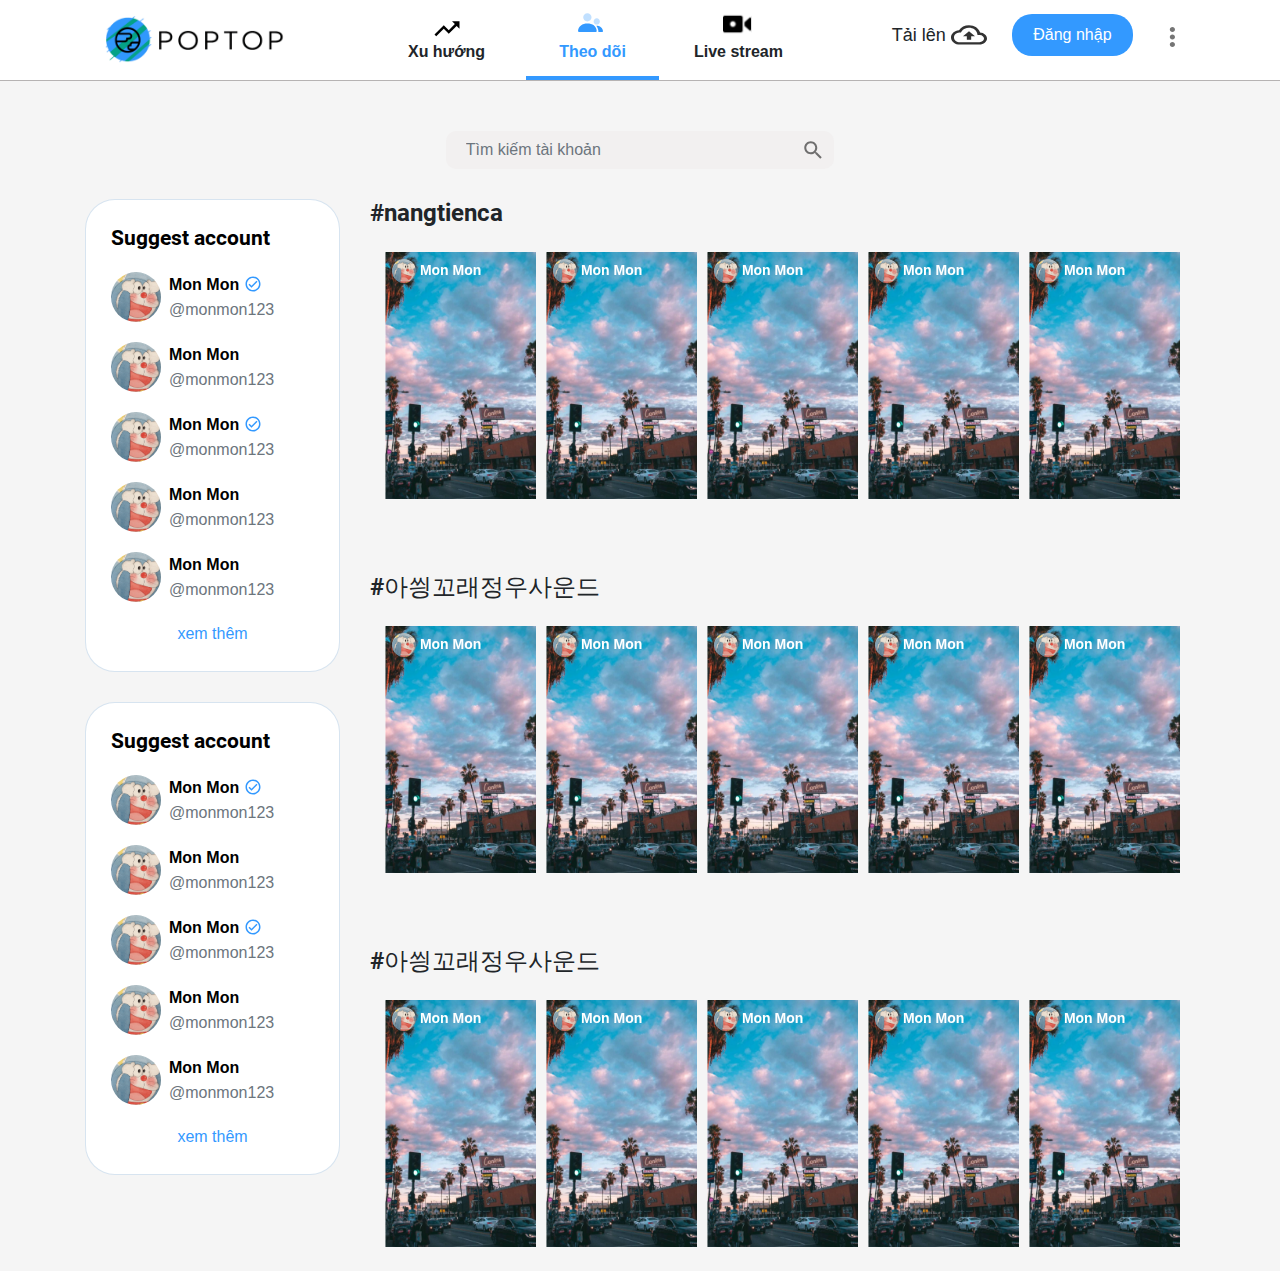
<file: common.html>
<!DOCTYPE html>
<html lang="en">
<head>
    <meta charset="UTF-8">
    <meta name="viewport" content="width=device-width, initial-scale=1.0">
    <title>Poptop</title>

    <!-- /*-----*-----*-- setup-lib-css --*-----*-----*/ -->
    <link rel="stylesheet" href="https://cdnjs.cloudflare.com/ajax/libs/OwlCarousel2/2.3.4/assets/owl.carousel.min.css" integrity="sha512-tS3S5qG0BlhnQROyJXvNjeEM4UpMXHrQfTGmbQ1gKmelCxlSEBUaxhRBj/EFTzpbP4RVSrpEikbmdJobCvhE3g==" crossorigin="anonymous" />
    <link rel="stylesheet" href="bootstrap/css/bootstrap.min.css">	
    <link rel="stylesheet" href="asset/fontawesome/css/all.min.css">    
    <link rel="stylesheet" href="asset/setup.css">
    
    <!-- /*-----*-----*-- component --*-----*-----*/ -->
    <link rel="stylesheet" href="./component/header/style.css">
    <link rel="stylesheet" href="./component/sidebar/style.css">
    <link rel="stylesheet" href="./component/account/style.css">
    <link rel="stylesheet" href="./component/video/style.css">


    <!-- /*-----*-----*-- edit-style --*-----*-----*/ -->


    <!-- /*-----*-----*-- important --*-----*-----*/ -->
    <link rel="stylesheet" href="asset/style.css">
    <link rel="stylesheet" href="./edit-style/common.css">

</head>
<body class="scroll">
    <!-- ----- ----- header ----- ------->
    <section class="header-top"></section>
    <section class="header-main">
        <div class="container">
            <div class="row">
                <div class="col-lg-3">
                    <a href="/">
                        <img class="header-logo" src="./src/logo.png" alt="logo">
                    </a>
                    <div class="d-inline-block d-lg-none float-right button-mb">
                        <button class="btn btn-blue" type="button" data-toggle="modal" data-target="#login-modal">
                            Đăng nhập
                        </button>
                    </div>
                </div>
                <div class="col-lg-5">
                    <ul class="list-inline text-center mb-0">
                        <li class="list-inline-item nav-menu">
                            <a href="/">
                                <div>
                                    <svg width="30" height="30" viewBox="0 0 30 30" fill="none" xmlns="http://www.w3.org/2000/svg">
                                        <path d="M20 11.25L22.8625 14.1125L16.7625 20.2125L11.7625 15.2125L2.5 24.4875L4.2625 26.25L11.7625 18.75L16.7625 23.75L24.6375 15.8875L27.5 18.75V11.25H20Z" fill="black"/>
                                    </svg>
                                        
                                                                               
                                </div>
                                <b>Xu hướng</b>
                            </a>
                           
                        </li>
                        <li class="list-inline-item nav-menu">
                            <a href="./common.html"  class="active">
                                <div>
                                    <svg width="30" height="30" viewBox="0 0 30 30" fill="none" xmlns="http://www.w3.org/2000/svg">
                                        <path opacity="0.3" fill-rule="evenodd" clip-rule="evenodd" d="M5.20825 7.29167C5.20825 9.59285 7.07373 11.4583 9.37492 11.4583C11.6761 11.4583 13.5416 9.59285 13.5416 7.29167C13.5416 4.99048 11.6761 3.125 9.37492 3.125C7.07373 3.125 5.20825 4.99048 5.20825 7.29167ZM15.6249 11.4583C15.6249 13.1842 17.024 14.5833 18.7499 14.5833C20.4758 14.5833 21.8749 13.1842 21.8749 11.4583C21.8749 9.73244 20.4758 8.33333 18.7499 8.33333C17.024 8.33333 15.6249 9.73244 15.6249 11.4583Z" fill="black"/>
                                        <path fill-rule="evenodd" clip-rule="evenodd" d="M9.35765 13.5417C4.43949 13.5417 0.404436 16.0693 0.000678838 21.0408C-0.0213143 21.3116 0.496575 21.875 0.757815 21.875H17.9653C18.7478 21.875 18.76 21.2453 18.7478 21.0417C18.4426 15.9304 14.345 13.5417 9.35765 13.5417ZM24.4333 21.875H20.4167C20.4167 19.5303 19.642 17.3665 18.3346 15.6256C21.883 15.6644 24.7804 17.4585 24.9984 21.25C25.0072 21.4027 24.9984 21.875 24.4333 21.875Z" fill="black"/>
                                        </svg>
                                        
                                        
                                         
                                </div>
                                <b>Theo dõi</b>
                            </a>
                            
                        </li>
                        <li class="list-inline-item nav-menu">
                            <a href="./livestream.html">
                                <div>
                                    <svg width="30" height="30" viewBox="0 0 32 32" fill="none" xmlns="http://www.w3.org/2000/svg" xmlns:xlink="http://www.w3.org/1999/xlink">
                                        <rect width="30" height="30" fill="url(#pattern0)"/>
                                        <defs>
                                        <pattern id="pattern0" patternContentUnits="objectBoundingBox" width="1" height="1">
                                        <use xlink:href="#image0" transform="scale(0.0333333)"/>
                                        </pattern>
                                        <image id="image0" width="30" height="30" xlink:href="[data-uri]"/>
                                        </defs>
                                    </svg>
                                        
                                </div>
                                <b>Live stream</b>
                            </a>
                            
                        </li>

                    </ul>
                </div>
                <div class="col-lg-4 d-none d-lg-block">
                    <ul class="list-inline text-right mb-0 right-nav-header">
                        <li class="list-inline-item">
                            
                            <a class="btn" href="upload.html">
                                <span>Tải lên </span>
                                <svg width="1em" height="1em" viewBox="0 0 34 28" fill="none" xmlns="http://www.w3.org/2000/svg">
                                    <path fill-rule="evenodd" clip-rule="evenodd" d="M27.4125 11.7434C26.4492 7.81452 22.1567 4.86502 17 4.86502C12.9058 4.86502 9.35 6.73266 7.57917 9.46579C3.315 9.8302 0 12.7342 0 16.2531C0 20.0225 3.81083 23.0859 8.5 23.0859H26.9167C30.8267 23.0859 34 20.535 34 17.3919C34 14.3854 31.0958 11.9484 27.4125 11.7434ZM26.9167 20.8083H8.5C5.36917 20.8083 2.83333 18.7698 2.83333 16.2531C2.83333 13.9185 5.00083 11.9712 7.87667 11.732L9.3925 11.6067L10.1008 10.5249C11.4467 8.44086 14.0817 7.14263 17 7.14263C20.7117 7.14263 23.9133 9.2608 24.6358 12.1875L25.0608 13.8957L27.2283 14.021C29.4383 14.1349 31.1667 15.6267 31.1667 17.3919C31.1667 19.2709 29.2542 20.8083 26.9167 20.8083ZM14.9458 15.1143H11.3333L17 10.559L22.6667 15.1143H19.0542V18.5307H14.9458V15.1143Z" fill="#333333"/>
                                </svg>
                                    
                            </a>

                        </li>
                        <li class="list-inline-item">
                            <button class="btn btn-blue"  type="button" data-toggle="modal" data-target="#login-modal">
                                Đăng nhập
                            </button>
                        </li>
                        <li class="list-inline-item">
                            <button class="btn ">
                                <svg width="24" height="24" viewBox="0 0 24 24" fill="none" xmlns="http://www.w3.org/2000/svg">
                                    <path fill-rule="evenodd" clip-rule="evenodd" d="M14.4 9C15.83 9 17 7.875 17 6.5C17 5.125 15.83 4 14.4 4C12.97 4 11.8 5.125 11.8 6.5C11.8 7.875 12.97 9 14.4 9ZM14.4 11.5C12.97 11.5 11.8 12.625 11.8 14C11.8 15.375 12.97 16.5 14.4 16.5C15.83 16.5 17 15.375 17 14C17 12.625 15.83 11.5 14.4 11.5ZM11.8 21.5C11.8 20.125 12.97 19 14.4 19C15.83 19 17 20.125 17 21.5C17 22.875 15.83 24 14.4 24C12.97 24 11.8 22.875 11.8 21.5Z" fill="black" fill-opacity="0.54"/>
                                </svg>                                    
                            </button>
                        </li>

                    </ul>
                </div>
            </div>
        </div>
    </section>
    <!-- modal login -->
    <div id="login-modal" class="modal fade login-modal" tabindex="-1" role="dialog" aria-hidden="true">
        <div class="modal-dialog" role="document">
            <div class="modal-content">
                <div class="modal-body">
                    <div class="float-right mt-3 mr-4">
                        <button class="close" data-dismiss="modal" aria-label="Close">
                            <span aria-hidden="true">
                                <svg width="24" height="24" viewBox="0 0 24 24" fill="none" xmlns="http://www.w3.org/2000/svg">
                                    <path fill-rule="evenodd" clip-rule="evenodd" d="M12 2C6.47 2 2 6.47 2 12C2 17.53 6.47 22 12 22C17.53 22 22 17.53 22 12C22 6.47 17.53 2 12 2ZM14.59 8L12 10.59L9.41 8L8 9.41L10.59 12L8 14.59L9.41 16L12 13.41L14.59 16L16 14.59L13.41 12L16 9.41L14.59 8ZM4 12C4 16.41 7.59 20 12 20C16.41 20 20 16.41 20 12C20 7.59 16.41 4 12 4C7.59 4 4 7.59 4 12Z" fill="black" fill-opacity="1"/>
                                </svg>
                                    
                                    
                            </span>
                        </button>
                    </div>
                    <h3 class="title mt-5 mb-3">Login to Poptop</h3>

                    <small class="small-txt c-blue">Manages your account, check notifications, comment on videos and more</small>
                    <div class="wrap-button mt-4 mb-4">
                        <button class="btn btn-login" type="button" data-toggle="modal" data-target="#QR-modal" data-dismiss="modal">
                            <svg width="36" height="36" viewBox="0 0 36 36" fill="none" xmlns="http://www.w3.org/2000/svg">
                                <path d="M12 6.5C13.1046 6.5 14 5.60457 14 4.5C14 3.39543 13.1046 2.5 12 2.5V6.5ZM2.5 12C2.5 13.1046 3.39543 14 4.5 14C5.60457 14 6.5 13.1046 6.5 12H2.5ZM29.5 12C29.5 13.1046 30.3954 14 31.5 14C32.6046 14 33.5 13.1046 33.5 12H29.5ZM24 2.5C22.8954 2.5 22 3.39543 22 4.5C22 5.60457 22.8954 6.5 24 6.5V2.5ZM24 29.5C22.8954 29.5 22 30.3954 22 31.5C22 32.6046 22.8954 33.5 24 33.5V29.5ZM33.5 24C33.5 22.8954 32.6046 22 31.5 22C30.3954 22 29.5 22.8954 29.5 24H33.5ZM6.5 24C6.5 22.8954 5.60457 22 4.5 22C3.39543 22 2.5 22.8954 2.5 24H6.5ZM12 33.5C13.1046 33.5 14 32.6046 14 31.5C14 30.3954 13.1046 29.5 12 29.5V33.5ZM12 2.5H7.5V6.5H12V2.5ZM7.5 2.5C4.73858 2.5 2.5 4.73858 2.5 7.5H6.5C6.5 6.94772 6.94772 6.5 7.5 6.5V2.5ZM2.5 7.5V12H6.5V7.5H2.5ZM33.5 12V7.5H29.5V12H33.5ZM33.5 7.5C33.5 4.73858 31.2614 2.5 28.5 2.5V6.5C29.0523 6.5 29.5 6.94772 29.5 7.5H33.5ZM28.5 2.5H24V6.5H28.5V2.5ZM24 33.5H28.5V29.5H24V33.5ZM28.5 33.5C31.2614 33.5 33.5 31.2614 33.5 28.5H29.5C29.5 29.0523 29.0523 29.5 28.5 29.5V33.5ZM33.5 28.5V24H29.5V28.5H33.5ZM2.5 24V28.5H6.5V24H2.5ZM2.5 28.5C2.5 31.2614 4.73858 33.5 7.5 33.5V29.5C6.94771 29.5 6.5 29.0523 6.5 28.5H2.5ZM7.5 33.5H12V29.5H7.5V33.5Z" fill="black"/>
                                <path fill-rule="evenodd" clip-rule="evenodd" d="M10.125 10.1249H16.25V16.2499H10.125V10.1249Z" stroke="black" stroke-width="3" stroke-linecap="round" stroke-linejoin="round"/>
                                <path fill-rule="evenodd" clip-rule="evenodd" d="M19.75 10.1249H25.875V16.2499H19.75V10.1249Z" stroke="black" stroke-width="3" stroke-linecap="round" stroke-linejoin="round"/>
                                <path fill-rule="evenodd" clip-rule="evenodd" d="M19.75 19.7499H25.875V25.8749H19.75V19.7499Z" stroke="black" stroke-width="3" stroke-linecap="round" stroke-linejoin="round"/>
                                <path fill-rule="evenodd" clip-rule="evenodd" d="M10.125 19.7499H16.25V25.8749H10.125V19.7499Z" stroke="black" stroke-width="3" stroke-linecap="round" stroke-linejoin="round"/>
                            </svg>
                                
                            Use QR code
                        </button>
                        <button class="btn btn-login"  type="button" data-toggle="modal" data-target="#username-modal" data-dismiss="modal">
                            <svg width="36" height="36" viewBox="0 0 36 36" fill="none" xmlns="http://www.w3.org/2000/svg">
                                <path fill-rule="evenodd" clip-rule="evenodd" d="M7.5 4.5H28.5C30.15 4.5 31.5 5.85 31.5 7.5V28.5C31.5 30.15 30.15 31.5 28.5 31.5H7.5C5.835 31.5 4.5 30.15 4.5 28.5V7.5C4.5 5.85 5.835 4.5 7.5 4.5ZM28.5 28.5V7.5H7.5V28.5H28.5ZM18 18C15.525 18 13.5 15.975 13.5 13.5C13.5 11.025 15.525 9 18 9C20.475 9 22.5 11.025 22.5 13.5C22.5 15.975 20.475 18 18 18ZM16.5 13.5C16.5 12.675 17.175 12 18 12C18.825 12 19.5 12.675 19.5 13.5C19.5 14.325 18.825 15 18 15C17.175 15 16.5 14.325 16.5 13.5ZM9 27V24.705C9 20.955 14.955 19.335 18 19.335C21.045 19.335 27 20.955 27 24.705V27H9ZM23.535 24H12.465C13.485 23.16 16.035 22.32 18 22.32C19.965 22.32 22.5 23.16 23.535 24Z" fill="black"/>
                            </svg>
                            Use phone/ email/ username
                        </button>
                        <button class="btn btn-login">
                            <svg width="36" height="36" viewBox="0 0 36 36" fill="none" xmlns="http://www.w3.org/2000/svg">
                                <circle cx="18" cy="18" r="18" fill="#4E6297"/>
                                <path d="M26.1 12.4368C26.1 11.0891 24.9109 9.90002 23.5632 9.90002H13.3368C11.9891 9.90002 10.8 11.0891 10.8 12.4368V22.6632C10.8 24.0109 11.9891 25.2 13.3368 25.2H18.4896V19.413H16.587V16.8762H18.4896V15.8456C18.4896 14.1016 19.758 12.5954 21.3435 12.5954H23.4047V15.1321H21.3435C21.1057 15.1321 20.8679 15.37 20.8679 15.8456V16.8762H23.4047V19.413H20.8679V25.2H23.5632C24.9109 25.2 26.1 24.0109 26.1 22.6632V12.4368Z" fill="white"/>
                            </svg>                                
                            Login with Facebook
                        </button>
                        <button class="btn btn-login">
                            <svg width="36" height="36" viewBox="0 0 36 36" fill="none" xmlns="http://www.w3.org/2000/svg">
                                <circle cx="18" cy="18" r="18" fill="url(#paint0_linear)"/>
                                <path d="M23.9227 10.8H12.9773C11.7415 10.8 10.8 11.7416 10.8 12.9774V23.9227C10.8 25.1585 11.7415 26.1 12.9773 26.1H23.9227C25.1585 26.1 26.1 25.1585 26.1 23.9227V12.9774C26.1 11.7416 25.1585 10.8 23.9227 10.8ZM18.45 23.04C20.9804 23.04 23.04 21.0393 23.04 18.6266C23.04 18.2147 22.9811 17.7439 22.8634 17.3908H24.1581V23.6285C24.1581 23.9227 23.9227 24.217 23.5696 24.217H13.3304C13.0361 24.217 12.7419 23.9816 12.7419 23.6285V17.332H14.0954C13.9777 17.7439 13.9188 18.1558 13.9188 18.5677C13.86 21.0393 15.9196 23.04 18.45 23.04ZM18.45 21.2747C16.8023 21.2747 15.5077 19.98 15.5077 18.3912C15.5077 16.8024 16.8023 15.5077 18.45 15.5077C20.0977 15.5077 21.3923 16.8024 21.3923 18.3912C21.3923 20.0389 20.0977 21.2747 18.45 21.2747ZM24.0992 14.9781C24.0992 15.3312 23.805 15.6254 23.4519 15.6254H21.8042C21.4511 15.6254 21.1569 15.3312 21.1569 14.9781V13.3893C21.1569 13.0362 21.4511 12.742 21.8042 12.742H23.4519C23.805 12.742 24.0992 13.0362 24.0992 13.3893V14.9781Z" fill="white"/>
                                <defs>
                                <linearGradient id="paint0_linear" x1="7.65" y1="31.95" x2="31.5" y2="7.2" gradientUnits="userSpaceOnUse">
                                <stop stop-color="#EEA054"/>
                                <stop offset="0.502762" stop-color="#D64763"/>
                                <stop offset="1" stop-color="#B62A99"/>
                                </linearGradient>
                                </defs>
                            </svg> 
                            Login with Instagrams
                        </button>
                        <button class="btn btn-login">
                            <svg width="36" height="36" viewBox="0 0 36 36" fill="none" xmlns="http://www.w3.org/2000/svg">
                                <path d="M0 18C0 8.05886 8.05887 0 18 0C27.9411 0 36 8.05886 36 18C36 27.9411 27.9411 36 18 36C8.05887 36 0 27.9411 0 18Z" fill="#FFE812"/>
                                <path d="M18 8.25C11.3725 8.25 6 12.4861 6 17.7115C6 21.0899 8.24608 24.0542 11.6248 25.7281C11.441 26.362 10.4436 29.8062 10.4039 30.0768C10.4039 30.0768 10.38 30.2801 10.5117 30.3577C10.6433 30.4352 10.7982 30.375 10.7982 30.375C11.1757 30.3222 15.1762 27.5122 15.8686 27.0242C16.5603 27.1222 17.2726 27.1731 18 27.1731C24.6275 27.1731 30 22.9371 30 17.7115C30 12.4861 24.6275 8.25 18 8.25Z" fill="#381F1F"/>
                                <path d="M11.3653 21.0144C10.9835 21.0144 10.673 20.7178 10.673 20.3532V16.2403H9.59281C9.21815 16.2403 8.91342 15.9362 8.91342 15.5625C8.91342 15.1887 9.21827 14.8846 9.59281 14.8846H13.1379C13.5125 14.8846 13.8173 15.1887 13.8173 15.5625C13.8173 15.9362 13.5124 16.2403 13.1379 16.2403H12.0577V20.3532C12.0577 20.7178 11.7472 21.0144 11.3653 21.0144ZM17.436 21.0054C17.1473 21.0054 16.9264 20.8882 16.8598 20.6996L16.517 19.8022L14.406 19.802L14.0629 20.7001C13.9966 20.8883 13.7758 21.0054 13.4872 21.0054C13.3353 21.0055 13.1852 20.9729 13.0471 20.9098C12.8562 20.8218 12.6728 20.5797 12.883 19.9268L14.539 15.568C14.6557 15.2365 15.01 14.895 15.4609 14.8847C15.9131 14.8949 16.2675 15.2365 16.3843 15.5687L18.0396 19.9255C18.2503 20.58 18.0669 20.8222 17.876 20.91C17.7379 20.973 17.5878 21.0055 17.436 21.0054C17.436 21.0054 17.4358 21.0054 17.436 21.0054ZM16.153 18.5758L15.4615 16.6114L14.77 18.5758H16.153ZM19.1538 20.9134C18.7879 20.9134 18.4903 20.6287 18.4903 20.2788V15.5769C18.4903 15.1951 18.8074 14.8846 19.1971 14.8846C19.5867 14.8846 19.9038 15.1951 19.9038 15.5769V19.6442H21.375C21.7408 19.6442 22.0384 19.929 22.0384 20.2788C22.0384 20.6287 21.7408 20.9134 21.375 20.9134H19.1538ZM23 21.0054C22.6182 21.0054 22.3077 20.6949 22.3077 20.3131V15.5769C22.3077 15.1951 22.6182 14.8846 23 14.8846C23.3818 14.8846 23.6923 15.1951 23.6923 15.5769V17.0649L25.6239 15.1334C25.7232 15.034 25.8597 14.9793 26.0079 14.9793C26.1807 14.9793 26.3543 15.0539 26.4843 15.1838C26.6056 15.3049 26.6779 15.4608 26.6878 15.6227C26.6979 15.786 26.6435 15.9356 26.5351 16.0442L24.9574 17.6216L26.6615 19.8792C26.7166 19.9517 26.7566 20.0343 26.7795 20.1223C26.8023 20.2104 26.8074 20.3021 26.7945 20.3921C26.7821 20.4822 26.752 20.5689 26.7059 20.6473C26.6598 20.7257 26.5986 20.7941 26.5258 20.8487C26.4061 20.9397 26.2598 20.9888 26.1094 20.9884C26.0021 20.9889 25.8963 20.9643 25.8002 20.9165C25.7042 20.8687 25.6207 20.7991 25.5564 20.7132L23.9328 18.562L23.6926 18.8022V20.3127C23.6924 20.4963 23.6193 20.6724 23.4895 20.8022C23.3597 20.9321 23.1837 21.0051 23 21.0054Z" fill="#FFE812"/>
                            </svg>
                            Login with Kakaotalk 
                        </button>
                        <button class="btn btn-login">
                            <svg width="36" height="36" viewBox="0 0 36 36" fill="none" xmlns="http://www.w3.org/2000/svg">
                                <circle cx="18" cy="18" r="18" fill="#55ACE3"/>
                                <path d="M27.54 13.41C26.91 13.68 26.19 13.86 25.47 13.95C26.19 13.5 26.82 12.78 27.09 11.97C26.37 12.42 25.65 12.69 24.75 12.87C24.12 12.15 23.13 11.7 22.14 11.7C20.16 11.7 18.54 13.32 18.54 15.3C18.54 15.57 18.54 15.84 18.63 16.11C15.66 15.93 12.96 14.49 11.16 12.33C10.89 12.87 10.71 13.5 10.71 14.13C10.71 15.39 11.34 16.47 12.33 17.1C11.7 17.1 11.16 16.92 10.71 16.65C10.71 18.36 11.97 19.89 13.59 20.16C13.32 20.25 12.96 20.25 12.6 20.25C12.33 20.25 12.15 20.25 11.88 20.16C12.33 21.6 13.68 22.68 15.3 22.68C14.04 23.67 12.51 24.21 10.8 24.21C10.53 24.21 10.26 24.21 9.89999 24.12C11.52 25.11 13.41 25.74 15.48 25.74C22.14 25.74 25.74 20.25 25.74 15.48V15.03C26.46 14.76 27.09 14.13 27.54 13.41Z" fill="white"/>
                            </svg>
                            Login with Twitter    
                        </button>
                        <button class="btn btn-login">
                            <svg width="36" height="38" viewBox="0 0 36 38" fill="none" xmlns="http://www.w3.org/2000/svg">
                                <ellipse cx="18" cy="19" rx="18" ry="19" fill="#C5331E"/>
                                <path d="M18.4075 17.0696V20.83H23.2525C22.54 22.8606 20.6875 24.2144 18.55 24.2144C15.7713 24.2144 13.5625 21.8829 13.5625 18.9498C13.5625 16.0167 15.7713 13.6852 18.55 13.6852C19.6188 13.6852 20.6163 14.0613 21.4713 14.6629L21.7563 14.8885L23.8938 11.9554L23.6088 11.7298C22.1125 10.6017 20.4025 10 18.55 10C13.8475 10 10 14.0613 10 19.025C10 23.9888 13.8475 28.05 18.55 28.05C23.2525 28.05 27.1 23.9888 27.1 19.025V17.1448H18.4075V17.0696Z" fill="white"/>
                            </svg>
                            Login with Google
                        </button>
                    </div>
                    <hr>
                    <div class="mt-3 mb-3 text-center">
                        <span>Bạn có tài khoản không?</span>
                        <button class="btn c-blue p-0" type="button" data-toggle="modal" data-target="#signup-modal" data-dismiss="modal">Đăng kí</button>
                    </div>
                </div>
            </div>
        </div>
    </div>
    <!-- modal signup -->
    <div id="signup-modal" class="modal fade login-modal" tabindex="-1" role="dialog" aria-hidden="true">
        <div class="modal-dialog" role="document">
            <div class="modal-content">
                <div class="modal-body">
                    <div class="float-right mt-3 mr-4">
                        <button class="close" data-dismiss="modal" aria-label="Close">
                            <span aria-hidden="true">
                                <svg width="24" height="24" viewBox="0 0 24 24" fill="none" xmlns="http://www.w3.org/2000/svg">
                                    <path fill-rule="evenodd" clip-rule="evenodd" d="M12 2C6.47 2 2 6.47 2 12C2 17.53 6.47 22 12 22C17.53 22 22 17.53 22 12C22 6.47 17.53 2 12 2ZM14.59 8L12 10.59L9.41 8L8 9.41L10.59 12L8 14.59L9.41 16L12 13.41L14.59 16L16 14.59L13.41 12L16 9.41L14.59 8ZM4 12C4 16.41 7.59 20 12 20C16.41 20 20 16.41 20 12C20 7.59 16.41 4 12 4C7.59 4 4 7.59 4 12Z" fill="black" fill-opacity="1"/>
                                </svg>
                                    
                                    
                            </span>
                        </button>
                    </div>
                    <h3 class="title mt-5 mb-3">Sign up to Poptop</h3>
                    <small class="small-txt c-blue">Manages your account, check notifications, comment on videos and more</small>
                    <div class="wrap-button mt-4 mb-4">
                        <button class="btn btn-login">
                            <svg width="36" height="36" viewBox="0 0 36 36" fill="none" xmlns="http://www.w3.org/2000/svg">
                                <path fill-rule="evenodd" clip-rule="evenodd" d="M7.5 4.5H28.5C30.15 4.5 31.5 5.85 31.5 7.5V28.5C31.5 30.15 30.15 31.5 28.5 31.5H7.5C5.835 31.5 4.5 30.15 4.5 28.5V7.5C4.5 5.85 5.835 4.5 7.5 4.5ZM28.5 28.5V7.5H7.5V28.5H28.5ZM18 18C15.525 18 13.5 15.975 13.5 13.5C13.5 11.025 15.525 9 18 9C20.475 9 22.5 11.025 22.5 13.5C22.5 15.975 20.475 18 18 18ZM16.5 13.5C16.5 12.675 17.175 12 18 12C18.825 12 19.5 12.675 19.5 13.5C19.5 14.325 18.825 15 18 15C17.175 15 16.5 14.325 16.5 13.5ZM9 27V24.705C9 20.955 14.955 19.335 18 19.335C21.045 19.335 27 20.955 27 24.705V27H9ZM23.535 24H12.465C13.485 23.16 16.035 22.32 18 22.32C19.965 22.32 22.5 23.16 23.535 24Z" fill="black"/>
                            </svg>
                            Use phone/ email/ username
                        </button>
                        <button class="btn btn-login">
                            <svg width="36" height="36" viewBox="0 0 36 36" fill="none" xmlns="http://www.w3.org/2000/svg">
                                <circle cx="18" cy="18" r="18" fill="#4E6297"/>
                                <path d="M26.1 12.4368C26.1 11.0891 24.9109 9.90002 23.5632 9.90002H13.3368C11.9891 9.90002 10.8 11.0891 10.8 12.4368V22.6632C10.8 24.0109 11.9891 25.2 13.3368 25.2H18.4896V19.413H16.587V16.8762H18.4896V15.8456C18.4896 14.1016 19.758 12.5954 21.3435 12.5954H23.4047V15.1321H21.3435C21.1057 15.1321 20.8679 15.37 20.8679 15.8456V16.8762H23.4047V19.413H20.8679V25.2H23.5632C24.9109 25.2 26.1 24.0109 26.1 22.6632V12.4368Z" fill="white"/>
                            </svg>                                
                            Continue with Facebook
                        </button>
                        <button class="btn btn-login">
                            <svg width="36" height="36" viewBox="0 0 36 36" fill="none" xmlns="http://www.w3.org/2000/svg">
                                <circle cx="18" cy="18" r="18" fill="url(#paint0_linear)"/>
                                <path d="M23.9227 10.8H12.9773C11.7415 10.8 10.8 11.7416 10.8 12.9774V23.9227C10.8 25.1585 11.7415 26.1 12.9773 26.1H23.9227C25.1585 26.1 26.1 25.1585 26.1 23.9227V12.9774C26.1 11.7416 25.1585 10.8 23.9227 10.8ZM18.45 23.04C20.9804 23.04 23.04 21.0393 23.04 18.6266C23.04 18.2147 22.9811 17.7439 22.8634 17.3908H24.1581V23.6285C24.1581 23.9227 23.9227 24.217 23.5696 24.217H13.3304C13.0361 24.217 12.7419 23.9816 12.7419 23.6285V17.332H14.0954C13.9777 17.7439 13.9188 18.1558 13.9188 18.5677C13.86 21.0393 15.9196 23.04 18.45 23.04ZM18.45 21.2747C16.8023 21.2747 15.5077 19.98 15.5077 18.3912C15.5077 16.8024 16.8023 15.5077 18.45 15.5077C20.0977 15.5077 21.3923 16.8024 21.3923 18.3912C21.3923 20.0389 20.0977 21.2747 18.45 21.2747ZM24.0992 14.9781C24.0992 15.3312 23.805 15.6254 23.4519 15.6254H21.8042C21.4511 15.6254 21.1569 15.3312 21.1569 14.9781V13.3893C21.1569 13.0362 21.4511 12.742 21.8042 12.742H23.4519C23.805 12.742 24.0992 13.0362 24.0992 13.3893V14.9781Z" fill="white"/>
                                <defs>
                                <linearGradient id="paint0_linear" x1="7.65" y1="31.95" x2="31.5" y2="7.2" gradientUnits="userSpaceOnUse">
                                <stop stop-color="#EEA054"/>
                                <stop offset="0.502762" stop-color="#D64763"/>
                                <stop offset="1" stop-color="#B62A99"/>
                                </linearGradient>
                                </defs>
                            </svg>
                                
                            Continue with Instagrams
                        </button>
                        <button class="btn btn-login">
                            <svg width="36" height="36" viewBox="0 0 36 36" fill="none" xmlns="http://www.w3.org/2000/svg">
                                <path d="M0 18C0 8.05886 8.05887 0 18 0C27.9411 0 36 8.05886 36 18C36 27.9411 27.9411 36 18 36C8.05887 36 0 27.9411 0 18Z" fill="#FFE812"/>
                                <path d="M18 8.25C11.3725 8.25 6 12.4861 6 17.7115C6 21.0899 8.24608 24.0542 11.6248 25.7281C11.441 26.362 10.4436 29.8062 10.4039 30.0768C10.4039 30.0768 10.38 30.2801 10.5117 30.3577C10.6433 30.4352 10.7982 30.375 10.7982 30.375C11.1757 30.3222 15.1762 27.5122 15.8686 27.0242C16.5603 27.1222 17.2726 27.1731 18 27.1731C24.6275 27.1731 30 22.9371 30 17.7115C30 12.4861 24.6275 8.25 18 8.25Z" fill="#381F1F"/>
                                <path d="M11.3653 21.0144C10.9835 21.0144 10.673 20.7178 10.673 20.3532V16.2403H9.59281C9.21815 16.2403 8.91342 15.9362 8.91342 15.5625C8.91342 15.1887 9.21827 14.8846 9.59281 14.8846H13.1379C13.5125 14.8846 13.8173 15.1887 13.8173 15.5625C13.8173 15.9362 13.5124 16.2403 13.1379 16.2403H12.0577V20.3532C12.0577 20.7178 11.7472 21.0144 11.3653 21.0144ZM17.436 21.0054C17.1473 21.0054 16.9264 20.8882 16.8598 20.6996L16.517 19.8022L14.406 19.802L14.0629 20.7001C13.9966 20.8883 13.7758 21.0054 13.4872 21.0054C13.3353 21.0055 13.1852 20.9729 13.0471 20.9098C12.8562 20.8218 12.6728 20.5797 12.883 19.9268L14.539 15.568C14.6557 15.2365 15.01 14.895 15.4609 14.8847C15.9131 14.8949 16.2675 15.2365 16.3843 15.5687L18.0396 19.9255C18.2503 20.58 18.0669 20.8222 17.876 20.91C17.7379 20.973 17.5878 21.0055 17.436 21.0054C17.436 21.0054 17.4358 21.0054 17.436 21.0054ZM16.153 18.5758L15.4615 16.6114L14.77 18.5758H16.153ZM19.1538 20.9134C18.7879 20.9134 18.4903 20.6287 18.4903 20.2788V15.5769C18.4903 15.1951 18.8074 14.8846 19.1971 14.8846C19.5867 14.8846 19.9038 15.1951 19.9038 15.5769V19.6442H21.375C21.7408 19.6442 22.0384 19.929 22.0384 20.2788C22.0384 20.6287 21.7408 20.9134 21.375 20.9134H19.1538ZM23 21.0054C22.6182 21.0054 22.3077 20.6949 22.3077 20.3131V15.5769C22.3077 15.1951 22.6182 14.8846 23 14.8846C23.3818 14.8846 23.6923 15.1951 23.6923 15.5769V17.0649L25.6239 15.1334C25.7232 15.034 25.8597 14.9793 26.0079 14.9793C26.1807 14.9793 26.3543 15.0539 26.4843 15.1838C26.6056 15.3049 26.6779 15.4608 26.6878 15.6227C26.6979 15.786 26.6435 15.9356 26.5351 16.0442L24.9574 17.6216L26.6615 19.8792C26.7166 19.9517 26.7566 20.0343 26.7795 20.1223C26.8023 20.2104 26.8074 20.3021 26.7945 20.3921C26.7821 20.4822 26.752 20.5689 26.7059 20.6473C26.6598 20.7257 26.5986 20.7941 26.5258 20.8487C26.4061 20.9397 26.2598 20.9888 26.1094 20.9884C26.0021 20.9889 25.8963 20.9643 25.8002 20.9165C25.7042 20.8687 25.6207 20.7991 25.5564 20.7132L23.9328 18.562L23.6926 18.8022V20.3127C23.6924 20.4963 23.6193 20.6724 23.4895 20.8022C23.3597 20.9321 23.1837 21.0051 23 21.0054Z" fill="#FFE812"/>
                            </svg>
                            Continue with Kakaotalk 
                        </button>
                        <button class="btn btn-login">
                            <svg width="36" height="36" viewBox="0 0 36 36" fill="none" xmlns="http://www.w3.org/2000/svg">
                                <circle cx="18" cy="18" r="18" fill="#55ACE3"/>
                                <path d="M27.54 13.41C26.91 13.68 26.19 13.86 25.47 13.95C26.19 13.5 26.82 12.78 27.09 11.97C26.37 12.42 25.65 12.69 24.75 12.87C24.12 12.15 23.13 11.7 22.14 11.7C20.16 11.7 18.54 13.32 18.54 15.3C18.54 15.57 18.54 15.84 18.63 16.11C15.66 15.93 12.96 14.49 11.16 12.33C10.89 12.87 10.71 13.5 10.71 14.13C10.71 15.39 11.34 16.47 12.33 17.1C11.7 17.1 11.16 16.92 10.71 16.65C10.71 18.36 11.97 19.89 13.59 20.16C13.32 20.25 12.96 20.25 12.6 20.25C12.33 20.25 12.15 20.25 11.88 20.16C12.33 21.6 13.68 22.68 15.3 22.68C14.04 23.67 12.51 24.21 10.8 24.21C10.53 24.21 10.26 24.21 9.89999 24.12C11.52 25.11 13.41 25.74 15.48 25.74C22.14 25.74 25.74 20.25 25.74 15.48V15.03C26.46 14.76 27.09 14.13 27.54 13.41Z" fill="white"/>
                            </svg>
                            Continue with Twitter    
                        </button>
                        <button class="btn btn-login">
                            <svg width="36" height="38" viewBox="0 0 36 38" fill="none" xmlns="http://www.w3.org/2000/svg">
                                <ellipse cx="18" cy="19" rx="18" ry="19" fill="#C5331E"/>
                                <path d="M18.4075 17.0696V20.83H23.2525C22.54 22.8606 20.6875 24.2144 18.55 24.2144C15.7713 24.2144 13.5625 21.8829 13.5625 18.9498C13.5625 16.0167 15.7713 13.6852 18.55 13.6852C19.6188 13.6852 20.6163 14.0613 21.4713 14.6629L21.7563 14.8885L23.8938 11.9554L23.6088 11.7298C22.1125 10.6017 20.4025 10 18.55 10C13.8475 10 10 14.0613 10 19.025C10 23.9888 13.8475 28.05 18.55 28.05C23.2525 28.05 27.1 23.9888 27.1 19.025V17.1448H18.4075V17.0696Z" fill="white"/>
                            </svg>
                            Continue with Google
                        </button>
                    </div>
                    <hr>
                    <div class="mt-3 mb-3 text-center">
                        <span>Bạn đã có tài khoản?</span>
                        <button class="btn c-blue p-0" type="button" data-toggle="modal" data-target="#login-modal" data-dismiss="modal">Đăng nhập</button>
                    </div>
                </div>
            </div>
        </div>
    </div>
    <!-- modal QR code -->
    <div id="QR-modal" class="modal fade login-modal" tabindex="-1" role="dialog" aria-hidden="true">
        <div class="modal-dialog" role="document">
            <div class="modal-content">
                <div class="modal-body">
                    <div class="float-right mt-3 mr-4">
                        <button class="close" data-dismiss="modal" aria-label="Close">
                            <span aria-hidden="true">
                                <svg width="24" height="24" viewBox="0 0 24 24" fill="none" xmlns="http://www.w3.org/2000/svg">
                                    <path fill-rule="evenodd" clip-rule="evenodd" d="M12 2C6.47 2 2 6.47 2 12C2 17.53 6.47 22 12 22C17.53 22 22 17.53 22 12C22 6.47 17.53 2 12 2ZM14.59 8L12 10.59L9.41 8L8 9.41L10.59 12L8 14.59L9.41 16L12 13.41L14.59 16L16 14.59L13.41 12L16 9.41L14.59 8ZM4 12C4 16.41 7.59 20 12 20C16.41 20 20 16.41 20 12C20 7.59 16.41 4 12 4C7.59 4 4 7.59 4 12Z" fill="black" fill-opacity="1"/>
                                </svg>
                                    
                                    
                            </span>
                        </button>
                    </div>
                    <h3 class="title mt-5 mb-3">Login with QR code</h3>
                    <div class="text-center mt-5">
                        <img width="200" src="./src/QR_code.png" alt="">
                    </div>
                    <ol class="order-list mt-5">
                        <li>Mở ứng dụng TikTok trên thiết bị di động của bạn và nhấn vào Khám phá</li>
                        <li>Nhấn 
                            <span>
                                <svg width="14" height="14" viewBox="0 0 14 14" fill="none" xmlns="http://www.w3.org/2000/svg">
                                    <path fill-rule="evenodd" clip-rule="evenodd" d="M0.25 4.75V1.75C0.25 0.925 0.925 0.25 1.75 0.25H4.75V1.75H1.75V4.75H0.25ZM0.25 9.25H1.75V12.25H4.75V13.75H1.75C0.925 13.75 0.25 13.075 0.25 12.25V9.25ZM12.25 12.25H9.25V13.75H12.25C13.075 13.75 13.75 13.075 13.75 12.25V9.25H12.25V12.25ZM9.25 0.25H12.25C13.075 0.25 13.75 0.925 13.75 1.75V4.75H12.25V1.75H9.25V0.25Z" fill="black" fill-opacity="0.54"/>
                                </svg>                                    
                            </span>
                            và quét mã QR</li>
                        <li> Xác nhận đăng nhập trên thiết bị di động của bạn </li>
                    </ol>
                    <div class="text-center c-blue mt-5 mb-5">
                        <svg width="24" height="24" viewBox="0 0 24 24" fill="none" xmlns="http://www.w3.org/2000/svg">
                            <path fill-rule="evenodd" clip-rule="evenodd" d="M11.5 19.695V23.295L12.93 22.605C18.06 20.135 21.5 15.155 21.5 10.205C21.5 4.96502 17.24 0.705017 12 0.705017C6.76 0.705017 2.5 4.96502 2.5 10.205C2.5 15.275 6.49 19.435 11.5 19.695ZM4.5 10.205C4.5 6.06502 7.86 2.70502 12 2.70502C16.14 2.70502 19.5 6.06502 19.5 10.205C19.5 13.925 17.14 17.705 13.5 20.005V17.705H12C7.86 17.705 4.5 14.345 4.5 10.205ZM13 14.205V16.205H11V14.205H13ZM12.7704 9.52669C11.9421 10.1616 11 10.8837 11 12.705H13C13 11.6096 13.711 10.9883 14.4408 10.3506C15.21 9.67834 16 8.98793 16 7.70502C16 5.49502 14.21 3.70502 12 3.70502C9.79 3.70502 8 5.49502 8 7.70502H10C10 6.60502 10.9 5.70502 12 5.70502C13.1 5.70502 14 6.60502 14 7.70502C14 8.58423 13.4202 9.02862 12.7704 9.52669Z" fill="black" fill-opacity="0.54"/>
                        </svg>
                        Check the instruction
                    </div>
                    <hr>
                    <div class="mt-3 mb-3 text-center">
                        <span>Bạn không có tài khoản?</span>
                        <button class="btn c-blue p-0" type="button" data-toggle="modal" data-target="#signup-modal" data-dismiss="modal">Đăng kí</button>
                    </div>
                </div>
            </div>
        </div>
    </div>
    <!-- modal login username email -->
    <div id="username-modal" class="modal fade login-modal"  tabindex="-1" role="dialog" aria-hidden="true">
        <div class="modal-dialog" role="document">
            <div class="modal-content" style="display: block!important; border: 2px solid black;" >
                <div class="modal-body">
                    <div class="float-right mt-3 mr-4">
                        <button class="close" data-dismiss="modal" aria-label="Close">
                            <span aria-hidden="true">
                                <svg width="24" height="24" viewBox="0 0 24 24" fill="none" xmlns="http://www.w3.org/2000/svg">
                                    <path fill-rule="evenodd" clip-rule="evenodd" d="M12 2C6.47 2 2 6.47 2 12C2 17.53 6.47 22 12 22C17.53 22 22 17.53 22 12C22 6.47 17.53 2 12 2ZM14.59 8L12 10.59L9.41 8L8 9.41L10.59 12L8 14.59L9.41 16L12 13.41L14.59 16L16 14.59L13.41 12L16 9.41L14.59 8ZM4 12C4 16.41 7.59 20 12 20C16.41 20 20 16.41 20 12C20 7.59 16.41 4 12 4C7.59 4 4 7.59 4 12Z" fill="black" fill-opacity="1"/>
                                </svg>
                                    
                                    
                            </span>
                        </button>
                    </div>
                    <h3 class="title mt-4 mb-3">Login </h3>
                    <div class="wrap-tab">
                        <div class="row">
                            <div class="col-6 p-0">
                                <div class="tab active" id="tab-phone">
                                    Phone number
                                </div>
                            </div>
                            <div class="col-6 p-0">
                                <div class="tab" id="tab-id">
                                    Email or PoptopID
                                </div>
                            </div>
                        </div>
                        <div class="row mt-5">
                            <div class="col-12 tab-content d-block" id="phone_number">
                                <div class="form-group">
                                    <div class="wrap-append-input">
                                        <span class="pre">
                                            <select name="" id="">
                                                <option value="vn">VN+84</option>
                                            </select>
                                        </span>
                                        <input type="text" placeholder="Phone number">
                                    </div>
                                </div>

                                <div class="form-group">
                                    <div class="wrap-input-icon">
                                        <input id="" class="input-edit" type="text" name="" placeholder="Password">
                                        <svg width="24" height="24" viewBox="0 0 24 24" fill="none" xmlns="http://www.w3.org/2000/svg">
                                            <path fill-rule="evenodd" clip-rule="evenodd" d="M1 12C2.73 7.61 7 4.5 12 4.5C17 4.5 21.27 7.61 23 12C21.27 16.39 17 19.5 12 19.5C7 19.5 2.73 16.39 1 12ZM20.82 12C19.17 8.63 15.79 6.5 12 6.5C8.21 6.5 4.83 8.63 3.18 12C4.83 15.37 8.21 17.5 12 17.5C15.79 17.5 19.17 15.37 20.82 12ZM12 9.5C13.38 9.5 14.5 10.62 14.5 12C14.5 13.38 13.38 14.5 12 14.5C10.62 14.5 9.5 13.38 9.5 12C9.5 10.62 10.62 9.5 12 9.5ZM7.5 12C7.5 9.52 9.52 7.5 12 7.5C14.48 7.5 16.5 9.52 16.5 12C16.5 14.48 14.48 16.5 12 16.5C9.52 16.5 7.5 14.48 7.5 12Z" fill="black" fill-opacity="0.54"/>
                                        </svg>
                                            
                                    </div>
                                    
                                </div>
                                <div class="form-group">
                                    <a href="#" class="c-blue">Forgot password?</a>
                                </div>
                                <div class="form-group mt-3 text-center">
                                    <button class="btn btn-blue">Login</button>
                                </div>
                            </div>
                            <div class="col-12 tab-content" id="poptopid">
                                <div class="form-group">
                                    <div class="wrap-append-input">
                                        <span class="pre">
                                            <select name="" id="">
                                                <option value="vn">VN+84</option>
                                            </select>
                                        </span>
                                        <input type="text" placeholder="Phone number">
                                    </div>
                                </div>

                                <div class="form-group">
                                    <div class="wrap-input-icon">
                                        <input id="" class="input-edit" type="text" name="" placeholder="Password">
                                        <button class="btn btn-inside">send code</button>
                                            
                                    </div>
                                    
                                </div>
                                <div class="form-group">
                                    <a href="#" class="c-blue">Login with password?</a>
                                </div>
                                <div class="form-group mt-3 text-center">
                                    <button class="btn btn-blue">Login</button>
                                </div>
                            </div>
                        </div>
                        
                    </div>
                  

                    <hr>
                    <div class="mt-3 mb-3 text-center">
                        <span>Bạn không có tài khoản?</span>
                        <button class="btn c-blue p-0" type="button" data-toggle="modal" data-target="#signup-modal" data-dismiss="modal">Đăng kí</button>
                    </div>
                </div>
            </div>
        </div>
    </div>
    <section class="header-bottom"></section>
    <!-- ----- ----- breadcrumb ----- ------->

    <!-- ----- ----- body ----- ------->
    <div class="container main-section">
        <div class="gap-md d-none d-lg-block"></div>
        <div class="gap-sm d-block d-lg-none"></div>
        <div class="row">
            <div class="col-12">
                <div class="input-group search-input">
                    <input class="form-control" id="input_search" type="text" name="search" placeholder="Tìm kiếm tài khoản" aria-label="Recipient's " aria-describedby="my-addon">
                    <div class="input-group-append">
                        <span class="clear-search">
                            <svg width="22" height="22" viewBox="0 0 22 22" fill="none" xmlns="http://www.w3.org/2000/svg">
                                <path fill-rule="evenodd" clip-rule="evenodd" d="M11 1.83334C5.93087 1.83334 1.83337 5.93084 1.83337 11C1.83337 16.0692 5.93087 20.1667 11 20.1667C16.0692 20.1667 20.1667 16.0692 20.1667 11C20.1667 5.93084 16.0692 1.83334 11 1.83334ZM13.3742 7.33334L11 9.70751L8.62587 7.33334L7.33337 8.62584L9.70754 11L7.33337 13.3742L8.62587 14.6667L11 12.2925L13.3742 14.6667L14.6667 13.3742L12.2925 11L14.6667 8.62584L13.3742 7.33334ZM3.66671 11C3.66671 15.0425 6.95754 18.3333 11 18.3333C15.0425 18.3333 18.3334 15.0425 18.3334 11C18.3334 6.95751 15.0425 3.66668 11 3.66668C6.95754 3.66668 3.66671 6.95751 3.66671 11Z" fill="black" fill-opacity="0.54"/>
                            </svg>                                
                        </span>

                        <a href="search.html" class="input-group-text" id="my-addon" >
                            <svg width="18" height="18" viewBox="0 0 18 18" fill="none" xmlns="http://www.w3.org/2000/svg">
                                <path fill-rule="evenodd" clip-rule="evenodd" d="M11.965 11.255H12.755L17.745 16.255L16.255 17.745L11.255 12.755V11.965L10.985 11.685C9.845 12.665 8.365 13.255 6.755 13.255C3.165 13.255 0.255005 10.345 0.255005 6.755C0.255005 3.165 3.165 0.255005 6.755 0.255005C10.345 0.255005 13.255 3.165 13.255 6.755C13.255 8.365 12.665 9.845 11.685 10.985L11.965 11.255ZM2.255 6.755C2.255 9.245 4.26501 11.255 6.755 11.255C9.245 11.255 11.255 9.245 11.255 6.755C11.255 4.26501 9.245 2.255 6.755 2.255C4.26501 2.255 2.255 4.26501 2.255 6.755Z" fill="black" fill-opacity="0.54"/>
                            </svg>
                        </a>
                    </div>
                </div>
                
            </div>

        </div>
        <div class="gap-sm"></div>
        <div class="row">
            <div class="col-lg-3 d-none d-lg-block">
                <div class="wrap-suggest">
                    <div class="title">
                        Suggest account
                    </div>
                    <ul class="list-unstyled mb-0">
                        <li>
                            <a href="profile.html" class="wrap-account">
                                <div class="d-flex flex-box">
                                    <div class="mr-2">
                                        <img src="./src/avt.png" alt="avatar" height="50" width="50">
                                    </div>
                                    <div>
                                        <div class="name">
                                            <b class="c-black">Mon Mon</b>
                                            <svg width="18" height="18" viewBox="0 0 18 18" fill="none" xmlns="http://www.w3.org/2000/svg">
                                                <path fill-rule="evenodd" clip-rule="evenodd" d="M9 1.5C4.86 1.5 1.5 4.86 1.5 9C1.5 13.14 4.86 16.5 9 16.5C13.14 16.5 16.5 13.14 16.5 9C16.5 4.86 13.14 1.5 9 1.5ZM9 15C5.6925 15 3 12.3075 3 9C3 5.6925 5.6925 3 9 3C12.3075 3 15 5.6925 15 9C15 12.3075 12.3075 15 9 15ZM7.5 10.6275L12.4425 5.685L13.5 6.75L7.5 12.75L4.5 9.75L5.5575 8.6925L7.5 10.6275Z" fill="#3399FF"/>
                                            </svg>
                                                
                                        </div>
                                        <div class="text-muted">
                                            @monmon123
                                        </div>
                                    </div>
                                </div>

                            </a>
                        </li>
                        <li>
                            <a href="profile.html" class="wrap-account">
                                <div class="d-flex flex-box">
                                    <div class="mr-2">
                                        <img src="./src/avt.png" alt="avatar" height="50" width="50">
                                    </div>
                                    <div>
                                        <div class="name">
                                            <b class="c-black">Mon Mon</b>
                                                
                                        </div>
                                        <div class="text-muted">
                                            @monmon123
                                        </div>
                                    </div>
                                </div>

                            </a>
                        </li>
                        <li>
                            <a href="profile.html" class="wrap-account">
                                <div class="d-flex flex-box">
                                    <div class="mr-2">
                                        <img src="./src/avt.png" alt="avatar" height="50" width="50">
                                    </div>
                                    <div>
                                        <div class="name">
                                            <b class="c-black">Mon Mon</b>
                                            <svg width="18" height="18" viewBox="0 0 18 18" fill="none" xmlns="http://www.w3.org/2000/svg">
                                                <path fill-rule="evenodd" clip-rule="evenodd" d="M9 1.5C4.86 1.5 1.5 4.86 1.5 9C1.5 13.14 4.86 16.5 9 16.5C13.14 16.5 16.5 13.14 16.5 9C16.5 4.86 13.14 1.5 9 1.5ZM9 15C5.6925 15 3 12.3075 3 9C3 5.6925 5.6925 3 9 3C12.3075 3 15 5.6925 15 9C15 12.3075 12.3075 15 9 15ZM7.5 10.6275L12.4425 5.685L13.5 6.75L7.5 12.75L4.5 9.75L5.5575 8.6925L7.5 10.6275Z" fill="#3399FF"/>
                                            </svg>
                                                
                                        </div>
                                        <div class="text-muted">
                                            @monmon123
                                        </div>
                                    </div>
                                </div>

                            </a>
                        </li>
                        <li>
                            <a href="profile.html" class="wrap-account">
                                <div class="d-flex flex-box">
                                    <div class="mr-2">
                                        <img src="./src/avt.png" alt="avatar" height="50" width="50">
                                    </div>
                                    <div>
                                        <div class="name">
                                            <b class="c-black">Mon Mon</b>
                                                
                                        </div>
                                        <div class="text-muted">
                                            @monmon123
                                        </div>
                                    </div>
                                </div>

                            </a>
                        </li>
                        <li>
                            <a href="profile.html" class="wrap-account">
                                <div class="d-flex flex-box">
                                    <div class="mr-2">
                                        <img src="./src/avt.png" alt="avatar" height="50" width="50">
                                    </div>
                                    <div>
                                        <div class="name">
                                            <b class="c-black">Mon Mon</b>
                                                
                                        </div>
                                        <div class="text-muted">
                                            @monmon123
                                        </div>
                                    </div>
                                </div>

                            </a>
                        </li>
                        <li class="mb-0">
                            <a href="#" class="text-center c-blue d-block">xem thêm</a>
                        </li>
                    </ul>
                </div>
                <div class="gap-sm"></div>
                <div class="wrap-suggest">
                    <div class="title">
                        Suggest account
                    </div>
                    <ul class="list-unstyled mb-0">
                        <li>
                            <a href="profile.html" class="wrap-account">
                                <div class="d-flex flex-box">
                                    <div class="mr-2">
                                        <img src="./src/avt.png" alt="avatar" height="50" width="50">
                                    </div>
                                    <div>
                                        <div class="name">
                                            <b class="c-black">Mon Mon</b>
                                            <svg width="18" height="18" viewBox="0 0 18 18" fill="none" xmlns="http://www.w3.org/2000/svg">
                                                <path fill-rule="evenodd" clip-rule="evenodd" d="M9 1.5C4.86 1.5 1.5 4.86 1.5 9C1.5 13.14 4.86 16.5 9 16.5C13.14 16.5 16.5 13.14 16.5 9C16.5 4.86 13.14 1.5 9 1.5ZM9 15C5.6925 15 3 12.3075 3 9C3 5.6925 5.6925 3 9 3C12.3075 3 15 5.6925 15 9C15 12.3075 12.3075 15 9 15ZM7.5 10.6275L12.4425 5.685L13.5 6.75L7.5 12.75L4.5 9.75L5.5575 8.6925L7.5 10.6275Z" fill="#3399FF"/>
                                            </svg>
                                                
                                        </div>
                                        <div class="text-muted">
                                            @monmon123
                                        </div>
                                    </div>
                                </div>

                            </a>
                        </li>
                        <li>
                            <a href="profile.html" class="wrap-account">
                                <div class="d-flex flex-box">
                                    <div class="mr-2">
                                        <img src="./src/avt.png" alt="avatar" height="50" width="50">
                                    </div>
                                    <div>
                                        <div class="name">
                                            <b class="c-black">Mon Mon</b>
                                                
                                        </div>
                                        <div class="text-muted">
                                            @monmon123
                                        </div>
                                    </div>
                                </div>

                            </a>
                        </li>
                        <li>
                            <a href="profile.html" class="wrap-account">
                                <div class="d-flex flex-box">
                                    <div class="mr-2">
                                        <img src="./src/avt.png" alt="avatar" height="50" width="50">
                                    </div>
                                    <div>
                                        <div class="name">
                                            <b class="c-black">Mon Mon</b>
                                            <svg width="18" height="18" viewBox="0 0 18 18" fill="none" xmlns="http://www.w3.org/2000/svg">
                                                <path fill-rule="evenodd" clip-rule="evenodd" d="M9 1.5C4.86 1.5 1.5 4.86 1.5 9C1.5 13.14 4.86 16.5 9 16.5C13.14 16.5 16.5 13.14 16.5 9C16.5 4.86 13.14 1.5 9 1.5ZM9 15C5.6925 15 3 12.3075 3 9C3 5.6925 5.6925 3 9 3C12.3075 3 15 5.6925 15 9C15 12.3075 12.3075 15 9 15ZM7.5 10.6275L12.4425 5.685L13.5 6.75L7.5 12.75L4.5 9.75L5.5575 8.6925L7.5 10.6275Z" fill="#3399FF"/>
                                            </svg>
                                                
                                        </div>
                                        <div class="text-muted">
                                            @monmon123
                                        </div>
                                    </div>
                                </div>

                            </a>
                        </li>
                        <li>
                            <a href="profile.html" class="wrap-account">
                                <div class="d-flex flex-box">
                                    <div class="mr-2">
                                        <img src="./src/avt.png" alt="avatar" height="50" width="50">
                                    </div>
                                    <div>
                                        <div class="name">
                                            <b class="c-black">Mon Mon</b>
                                                
                                        </div>
                                        <div class="text-muted">
                                            @monmon123
                                        </div>
                                    </div>
                                </div>

                            </a>
                        </li>
                        <li>
                            <a href="profile.html" class="wrap-account">
                                <div class="d-flex flex-box">
                                    <div class="mr-2">
                                        <img src="./src/avt.png" alt="avatar" height="50" width="50">
                                    </div>
                                    <div>
                                        <div class="name">
                                            <b class="c-black">Mon Mon</b>
                                                
                                        </div>
                                        <div class="text-muted">
                                            @monmon123
                                        </div>
                                    </div>
                                </div>

                            </a>
                        </li>
                        <li class="mb-0">
                            <a href="#" class="text-center c-blue d-block">xem thêm</a>
                        </li>
                    </ul>
                </div>
            </div>
            <div class="col-lg-9">
                
                <div class="tag-section">
                    <div class="col-12 p-0">
                        <h4 class="title">#nangtienca</h4>
                    </div>
                    
                    <div class="col-12 mt-4">
                        <div class="owl-carousel owl-theme">
                            <div class="item">
                                <a href="./fullscreenvideo.html" class="slide-video">
                                    <img src="./src/pic1.png" alt="">
                                    <a href="profile.html" class="account">
                                        <img class="avt-sm" src="./src/avt.png" alt="avatar" height="30" width="30">
                                        <b class="c-white">Mon Mon</b> 

                                    </a>
                                </a>
                            </div>
                            <div class="item">
                                <a href="./fullscreenvideo.html" class="slide-video">
                                    <img src="./src/pic1.png" alt="">
                                    <a href="profile.html" class="account">
                                        <img class="avt-sm" src="./src/avt.png" alt="avatar" height="30" width="30">
                                        <b class="c-white">Mon Mon</b> 

                                    </a>
                                </a>
                            </div>
                            <div class="item">
                                <a href="./fullscreenvideo.html" class="slide-video">
                                    <img src="./src/pic1.png" alt="">
                                    <a href="profile.html" class="account">
                                        <img class="avt-sm" src="./src/avt.png" alt="avatar" height="30" width="30">
                                        <b class="c-white">Mon Mon</b> 

                                    </a>
                                </a>
                            </div>
                            <div class="item">
                                <a href="./fullscreenvideo.html" class="slide-video">
                                    <img src="./src/pic1.png" alt="">
                                    <a href="profile.html" class="account">
                                        <img class="avt-sm" src="./src/avt.png" alt="avatar" height="30" width="30">
                                        <b class="c-white">Mon Mon</b> 

                                    </a>
                                </a>
                            </div>
                            <div class="item">
                                <a href="./fullscreenvideo.html" class="slide-video">
                                    <img src="./src/pic1.png" alt="">
                                    <a href="profile.html" class="account">
                                        <img class="avt-sm" src="./src/avt.png" alt="avatar" height="30" width="30">
                                        <b class="c-white">Mon Mon</b> 

                                    </a>
                                </a>
                            </div>
                            <div class="item">
                                <a href="./fullscreenvideo.html" class="slide-video">
                                    <img src="./src/pic1.png" alt="">
                                    <a href="profile.html" class="account">
                                        <img class="avt-sm" src="./src/avt.png" alt="avatar" height="30" width="30">
                                        <b class="c-white">Mon Mon</b> 

                                    </a>
                                </a>
                            </div>
                            <div class="item">
                                <a href="./fullscreenvideo.html" class="slide-video">
                                    <img src="./src/pic1.png" alt="">
                                    <a href="profile.html" class="account">
                                        <img class="avt-sm" src="./src/avt.png" alt="avatar" height="30" width="30">
                                        <b class="c-white">Mon Mon</b> 

                                    </a>
                                </a>
                            </div>
                            <div class="item">
                                <a class="d-block">
                                    <div class="">
                                        Xem tất cả 
                                        <i class="fa fa-arrow-right" aria-hidden="true"></i>
                                    </div>
                                </a>
                            </div>
                        </div>
                    </div>
                </div>
                <div class="gap-md"></div>
                <div class="tag-section">
                    <div class="col-12 p-0">
                        <h4 class="title">#아씡꼬래정우사운드</h4>
                    </div>
                    
                    <div class="col-12 mt-4">
                        <div class="owl-carousel owl-theme">
                            <div class="item">
                                <a href="./fullscreenvideo.html" class="slide-video">
                                    <img src="./src/pic1.png" alt="">
                                    <a href="profile.html" class="account">
                                        <img class="avt-sm" src="./src/avt.png" alt="avatar" height="30" width="30">
                                        <b class="c-white">Mon Mon</b> 

                                    </a>
                                </a>
                            </div>
                            <div class="item">
                                <a href="./fullscreenvideo.html" class="slide-video">
                                    <img src="./src/pic1.png" alt="">
                                    <a href="profile.html" class="account">
                                        <img class="avt-sm" src="./src/avt.png" alt="avatar" height="30" width="30">
                                        <b class="c-white">Mon Mon</b> 

                                    </a>
                                </a>
                            </div>
                            <div class="item">
                                <a href="./fullscreenvideo.html" class="slide-video">
                                    <img src="./src/pic1.png" alt="">
                                    <a href="profile.html" class="account">
                                        <img class="avt-sm" src="./src/avt.png" alt="avatar" height="30" width="30">
                                        <b class="c-white">Mon Mon</b> 

                                    </a>
                                </a>
                            </div>
                            <div class="item">
                                <a href="./fullscreenvideo.html" class="slide-video">
                                    <img src="./src/pic1.png" alt="">
                                    <a href="profile.html" class="account">
                                        <img class="avt-sm" src="./src/avt.png" alt="avatar" height="30" width="30">
                                        <b class="c-white">Mon Mon</b> 

                                    </a>
                                </a>
                            </div>
                            <div class="item">
                                <a href="./fullscreenvideo.html" class="slide-video">
                                    <img src="./src/pic1.png" alt="">
                                    <a href="profile.html" class="account">
                                        <img class="avt-sm" src="./src/avt.png" alt="avatar" height="30" width="30">
                                        <b class="c-white">Mon Mon</b> 

                                    </a>
                                </a>
                            </div>
                            <div class="item">
                                <a href="./fullscreenvideo.html" class="slide-video">
                                    <img src="./src/pic1.png" alt="">
                                    <a href="profile.html" class="account">
                                        <img class="avt-sm" src="./src/avt.png" alt="avatar" height="30" width="30">
                                        <b class="c-white">Mon Mon</b> 

                                    </a>
                                </a>
                            </div>
                            <div class="item">
                                <a href="./fullscreenvideo.html" class="slide-video">
                                    <img src="./src/pic1.png" alt="">
                                    <a href="profile.html" class="account">
                                        <img class="avt-sm" src="./src/avt.png" alt="avatar" height="30" width="30">
                                        <b class="c-white">Mon Mon</b> 

                                    </a>
                                </a>
                            </div>
                            <div class="item">
                                <a class="d-block">
                                    <div class="">
                                        Xem tất cả 
                                        <i class="fa fa-arrow-right" aria-hidden="true"></i>
                                    </div>
                                </a>
                            </div>
                        </div>
                    </div>
                </div>
                <div class="gap-md"></div>
                <div class="tag-section">
                    <div class="col-12 p-0">
                        <h4 class="title">#아씡꼬래정우사운드</h4>
                    </div>
                    
                    <div class="col-12 mt-4">
                        <div class="owl-carousel owl-theme">
                            <div class="item">
                                <a href="./fullscreenvideo.html" class="slide-video">
                                    <img src="./src/pic1.png" alt="">
                                    <a href="profile.html" class="account">
                                        <img class="avt-sm" src="./src/avt.png" alt="avatar" height="30" width="30">
                                        <b class="c-white">Mon Mon</b> 

                                    </a>
                                </a>
                            </div>
                            <div class="item">
                                <a href="./fullscreenvideo.html" class="slide-video">
                                    <img src="./src/pic1.png" alt="">
                                    <a href="profile.html" class="account">
                                        <img class="avt-sm" src="./src/avt.png" alt="avatar" height="30" width="30">
                                        <b class="c-white">Mon Mon</b> 

                                    </a>
                                </a>
                            </div>
                            <div class="item">
                                <a href="./fullscreenvideo.html" class="slide-video">
                                    <img src="./src/pic1.png" alt="">
                                    <a href="profile.html" class="account">
                                        <img class="avt-sm" src="./src/avt.png" alt="avatar" height="30" width="30">
                                        <b class="c-white">Mon Mon</b> 

                                    </a>
                                </a>
                            </div>
                            <div class="item">
                                <a href="./fullscreenvideo.html" class="slide-video">
                                    <img src="./src/pic1.png" alt="">
                                    <a href="profile.html" class="account">
                                        <img class="avt-sm" src="./src/avt.png" alt="avatar" height="30" width="30">
                                        <b class="c-white">Mon Mon</b> 

                                    </a>
                                </a>
                            </div>
                            <div class="item">
                                <a href="./fullscreenvideo.html" class="slide-video">
                                    <img src="./src/pic1.png" alt="">
                                    <a href="profile.html" class="account">
                                        <img class="avt-sm" src="./src/avt.png" alt="avatar" height="30" width="30">
                                        <b class="c-white">Mon Mon</b> 

                                    </a>
                                </a>
                            </div>
                            <div class="item">
                                <a href="./fullscreenvideo.html" class="slide-video">
                                    <img src="./src/pic1.png" alt="">
                                    <a href="profile.html" class="account">
                                        <img class="avt-sm" src="./src/avt.png" alt="avatar" height="30" width="30">
                                        <b class="c-white">Mon Mon</b> 

                                    </a>
                                </a>
                            </div>
                            <div class="item">
                                <a href="./fullscreenvideo.html" class="slide-video">
                                    <img src="./src/pic1.png" alt="">
                                    <a href="profile.html" class="account">
                                        <img class="avt-sm" src="./src/avt.png" alt="avatar" height="30" width="30">
                                        <b class="c-white">Mon Mon</b> 

                                    </a>
                                </a>
                            </div>
                            <div class="item">
                                <a class="d-block">
                                    <div class="">
                                        Xem tất cả 
                                        <i class="fa fa-arrow-right" aria-hidden="true"></i>
                                    </div>
                                </a>
                            </div>
                        </div>
                    </div>
                </div>
            </div>
        </div>
    </div>

    <!-- ----- ----- footer ----- ------->
    <section class="footer-2"></section>
    <section class="footer-1"></section>
    <section class="footer-absolute"></section>
</body>
</html>


<!-- /*-----*-----*-- lib-javascript --*-----*-----*/ -->
<script src="bootstrap/js/jquery-3.4.1.min.js"></script>
<script src="bootstrap/js/bootstrap.min.js"></script>
<script src="https://cdnjs.cloudflare.com/ajax/libs/OwlCarousel2/2.3.4/owl.carousel.min.js" integrity="sha512-bPs7Ae6pVvhOSiIcyUClR7/q2OAsRiovw4vAkX+zJbw3ShAeeqezq50RIIcIURq7Oa20rW2n2q+fyXBNcU9lrw==" crossorigin="anonymous"></script>
<!-- /*-----*-----*-- my-script --*-----*-----*/ -->
<script src="./component/header/script.js"></script>
<script src="./component/video/script.js"></script>
<script>
    $('.owl-carousel').owlCarousel({
    loop:false,
    margin:10,
    nav:false,
    responsive:{
        0:{
            items:2
        },
        600:{
            items:3
        },
        1000:{
            items:5
        }
    }
})
</script>
</file>
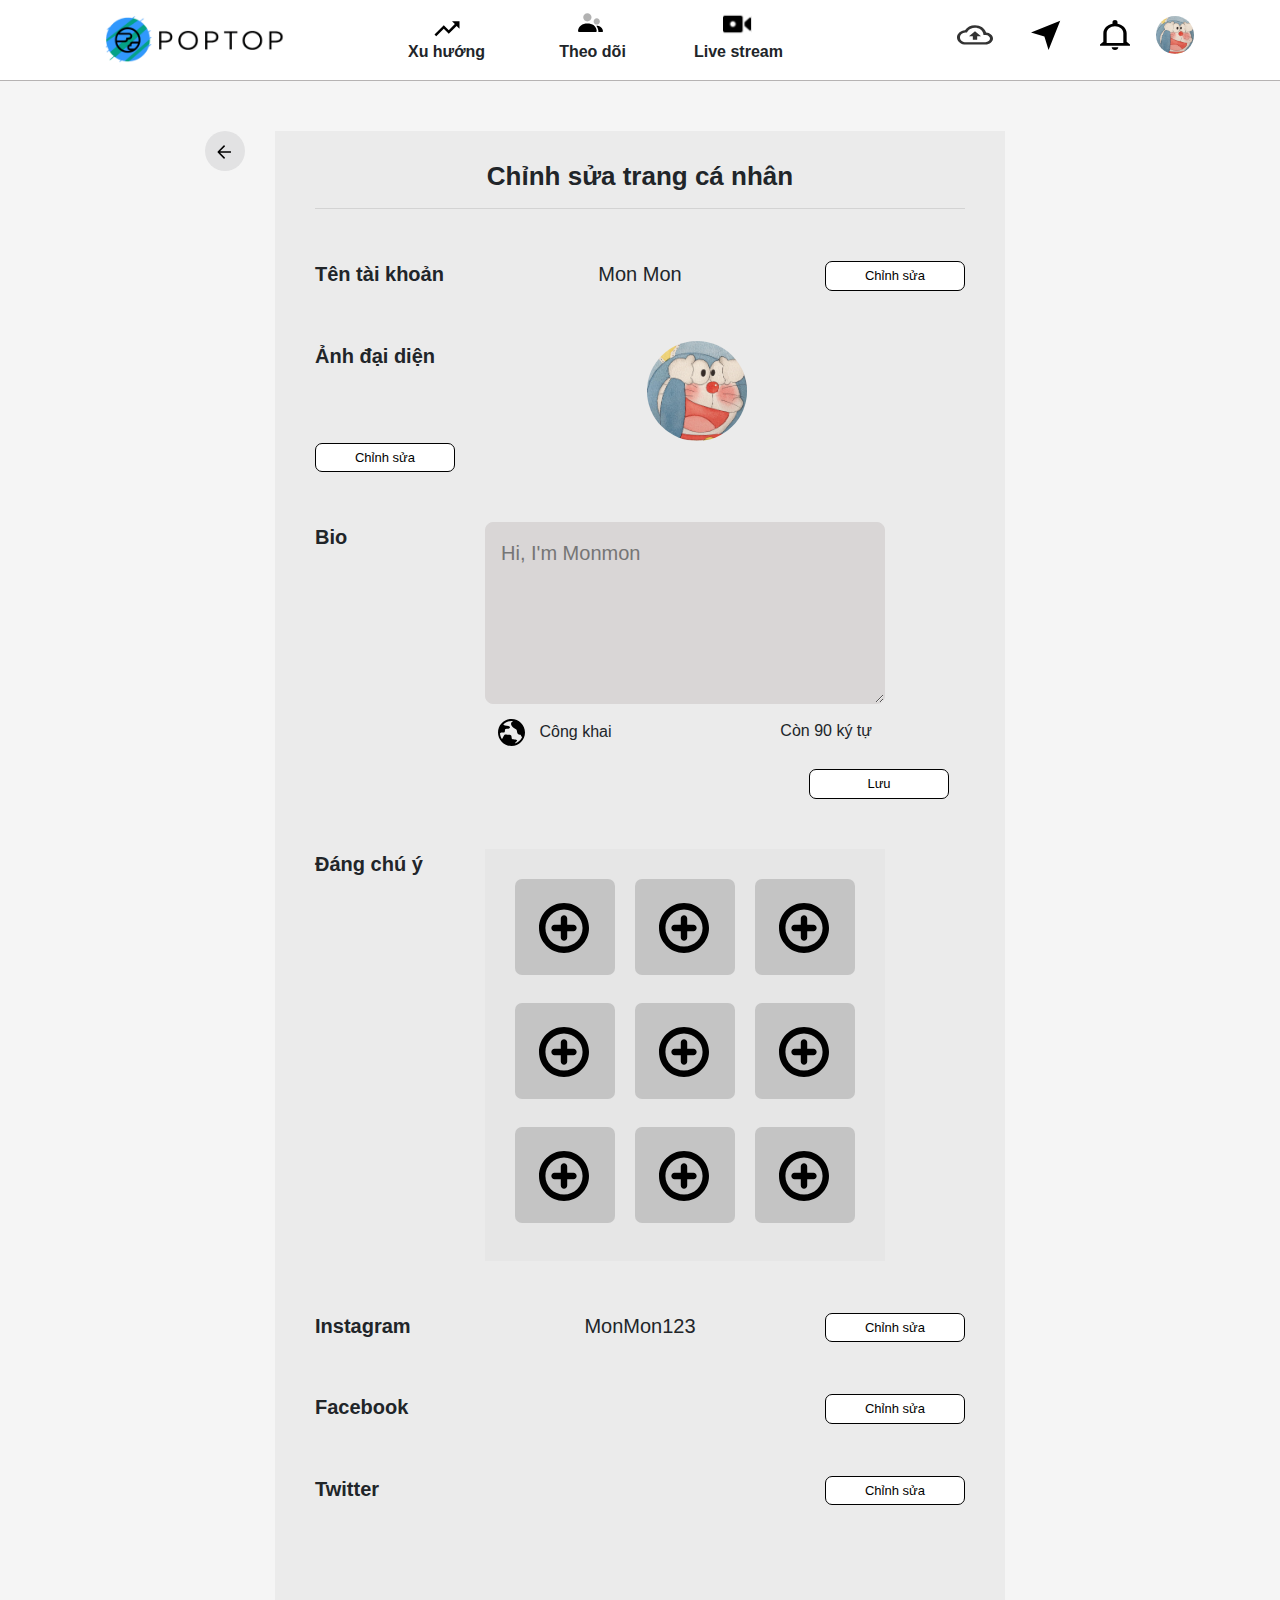
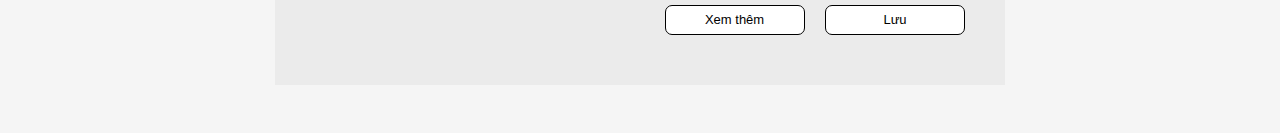
<file: edit-profile.html>
<!DOCTYPE html>
<html lang="en">
<head>
    <meta charset="UTF-8">
    <meta name="viewport" content="width=device-width, initial-scale=1.0">
    <title>Poptop</title>

    <!-- /*-----*-----*-- setup-lib-css --*-----*-----*/ -->
    <link rel="stylesheet" href="https://cdnjs.cloudflare.com/ajax/libs/OwlCarousel2/2.3.4/assets/owl.carousel.min.css" integrity="sha512-tS3S5qG0BlhnQROyJXvNjeEM4UpMXHrQfTGmbQ1gKmelCxlSEBUaxhRBj/EFTzpbP4RVSrpEikbmdJobCvhE3g==" crossorigin="anonymous" />
    <link rel="stylesheet" href="bootstrap/css/bootstrap.min.css">	
    <link rel="stylesheet" href="asset/fontawesome/css/all.min.css">    
    <link rel="stylesheet" href="asset/setup.css">
    
    <!-- /*-----*-----*-- component --*-----*-----*/ -->
    <link rel="stylesheet" href="./component/header/style.css">
    <link rel="stylesheet" href="./component/sidebar/style.css">
    <link rel="stylesheet" href="./component/video/style.css">
    <link rel="stylesheet" href="./component/account/style.css">

    <!-- /*-----*-----*-- edit-style --*-----*-----*/ -->

    <!-- /*-----*-----*-- important --*-----*-----*/ -->
    <link rel="stylesheet" href="asset/style.css">

</head>
<body class="scroll">
    <!-- ----- ----- header ----- ------->
    <section class="header-top"></section>
    <section class="header-main">
        <div class="container">
            <div class="row">
                <div class="col-lg-3">
                    <a href="/">
                        <img class="header-logo" src="./src/logo.png" alt="logo">
                    </a>
                    <div class="d-inline-block d-lg-none float-right list-nav-mb">
                        <li class="list-inline-item">
                            <a href="./message.html" class="btn">
                                <svg width="30" height="30" viewBox="0 0 30 30" fill="none" xmlns="http://www.w3.org/2000/svg">
                                    <path d="M13.3977 16.6022L1.71633e-05 12.4371L29.2186 0.781366L17.5628 29.9999L13.3977 16.6022Z" fill="black"/>
                                </svg>
                            </a>
                                
                        </li>
                        <li class="list-inline-item">
                            <button class="btn open-notify" id="">
                                <svg width="30" height="30" viewBox="0 0 30 30" fill="none" xmlns="http://www.w3.org/2000/svg">
                                    <path fill-rule="evenodd" clip-rule="evenodd" d="M12.5 2.09302C12.5 0.934884 13.6167 0 15 0C16.3833 0 17.5 0.934884 17.5 2.09302V3.72558C22.7333 4.67442 26.6667 8.5814 26.6667 13.2558V21.6279L30 24.4186V25.814H0V24.4186L3.33333 21.6279V13.2558C3.33333 8.5814 7.26667 4.67442 12.5 3.72558V2.09302ZM14.9998 6.27907C19.5998 6.27907 23.3332 9.40465 23.3332 13.2558V23.0233H6.6665V13.2558C6.6665 9.40465 10.3998 6.27907 14.9998 6.27907ZM11.6833 27.2233C11.6833 28.7582 13.1667 30.0001 15 30.0001C16.8333 30.0001 18.3167 28.7582 18.3167 27.2233H11.6833Z" fill="black"/>
                                </svg>
                            </button>
                            <div class="wrap-notify">
                                <div class="header mb-3">
                                    <h4 class="title">Thông báo</h4>
                                    <ul class="list-inline">
                                        <li class="list-inline-item tag active">Tất cả</li>
                                        <li class="list-inline-item tag">Thích</li>
                                        <li class="list-inline-item tag">Bình luận</li>
                                        <li class="list-inline-item tag">Nhắc đến</li>
                                        <li class="list-inline-item tag">Follower</li>

                                    </ul>
                                </div>
                                <p class="text-muted"><b>Hôm nay</b></p>
                                <div class="notify-item">
                                    <img src="./src/avt.png" alt="avatar">
                                    <div style="width: 55%;">
                                        <b>Minn</b><br>
                                        <small class="text-muted">Đã bắt đầu follow bạn. 21-04</small>
                                    </div>
                                    <button class="bg-pink">Follow lại</button>
                                </div>
                                <p class="text-muted mt-4"><b>Trước đây</b></p>
                                <div class="notify-item">
                                    <img src="./src/avt.png" alt="avatar">
                                    <div style="width: 55%;">
                                        <b>Minn</b><br>
                                        <small class="text-muted">Đã bắt đầu follow bạn. 21-04</small>
                                    </div>
                                    <button class="bg-pink">Follow lại</button>
                                </div>
                                <div class="notify-item">
                                    <img src="./src/avt.png" alt="avatar">
                                    <div style="width: 55%;">
                                        <b>Mark Zuckerberg</b><br>
                                        <small class="text-muted">Đã trả lời bình luận của bạn. 22-02</small>
                                    </div>
                                    <button class="bg-purple">Xem </button>
                                </div>
                            </div>
                        </li>

                        <li class="list-inline-item">
                            <button  class="btn btn-account btn-popup-setting">
                                <img  src="./src/avt.png" alt="" style="width: unset;">                                 
                            </button>
                            <div class="wrap-setting-popup">
                                <ul class="unstyle-list">
                                    <li class="popup-item">
                                        <a href="my-profile.html">
                                            <svg xmlns="http://www.w3.org/2000/svg" width="16" height="16" fill="currentColor" class="bi bi-person" viewBox="0 0 16 16">
                                                <path d="M8 8a3 3 0 1 0 0-6 3 3 0 0 0 0 6zm2-3a2 2 0 1 1-4 0 2 2 0 0 1 4 0zm4 8c0 1-1 1-1 1H3s-1 0-1-1 1-4 6-4 6 3 6 4zm-1-.004c-.001-.246-.154-.986-.832-1.664C11.516 10.68 10.289 10 8 10c-2.29 0-3.516.68-4.168 1.332-.678.678-.83 1.418-.832 1.664h10z"/>
                                            </svg>
                                            <span>Xem hồ sơ</span>
                                        </a>
                                    </li>
                                    <li class="popup-item">
                                        <a href="setting.html">
                                            <svg xmlns="http://www.w3.org/2000/svg" width="16" height="16" fill="currentColor" class="bi bi-gear" viewBox="0 0 16 16">
                                                <path d="M8 4.754a3.246 3.246 0 1 0 0 6.492 3.246 3.246 0 0 0 0-6.492zM5.754 8a2.246 2.246 0 1 1 4.492 0 2.246 2.246 0 0 1-4.492 0z"/>
                                                <path d="M9.796 1.343c-.527-1.79-3.065-1.79-3.592 0l-.094.319a.873.873 0 0 1-1.255.52l-.292-.16c-1.64-.892-3.433.902-2.54 2.541l.159.292a.873.873 0 0 1-.52 1.255l-.319.094c-1.79.527-1.79 3.065 0 3.592l.319.094a.873.873 0 0 1 .52 1.255l-.16.292c-.892 1.64.901 3.434 2.541 2.54l.292-.159a.873.873 0 0 1 1.255.52l.094.319c.527 1.79 3.065 1.79 3.592 0l.094-.319a.873.873 0 0 1 1.255-.52l.292.16c1.64.893 3.434-.902 2.54-2.541l-.159-.292a.873.873 0 0 1 .52-1.255l.319-.094c1.79-.527 1.79-3.065 0-3.592l-.319-.094a.873.873 0 0 1-.52-1.255l.16-.292c.893-1.64-.902-3.433-2.541-2.54l-.292.159a.873.873 0 0 1-1.255-.52l-.094-.319zm-2.633.283c.246-.835 1.428-.835 1.674 0l.094.319a1.873 1.873 0 0 0 2.693 1.115l.291-.16c.764-.415 1.6.42 1.184 1.185l-.159.292a1.873 1.873 0 0 0 1.116 2.692l.318.094c.835.246.835 1.428 0 1.674l-.319.094a1.873 1.873 0 0 0-1.115 2.693l.16.291c.415.764-.42 1.6-1.185 1.184l-.291-.159a1.873 1.873 0 0 0-2.693 1.116l-.094.318c-.246.835-1.428.835-1.674 0l-.094-.319a1.873 1.873 0 0 0-2.692-1.115l-.292.16c-.764.415-1.6-.42-1.184-1.185l.159-.291A1.873 1.873 0 0 0 1.945 8.93l-.319-.094c-.835-.246-.835-1.428 0-1.674l.319-.094A1.873 1.873 0 0 0 3.06 4.377l-.16-.292c-.415-.764.42-1.6 1.185-1.184l.292.159a1.873 1.873 0 0 0 2.692-1.115l.094-.319z"/>
                                            </svg>
                                            <span>Cài đặt</span>
                                        </a>
                                    </li>
                                    <li class="popup-item">
                                        <a href="support.html">
                                            <svg xmlns="http://www.w3.org/2000/svg" width="16" height="16" fill="currentColor" class="bi bi-question-circle" viewBox="0 0 16 16">
                                                <path d="M8 15A7 7 0 1 1 8 1a7 7 0 0 1 0 14zm0 1A8 8 0 1 0 8 0a8 8 0 0 0 0 16z"/>
                                                <path d="M5.255 5.786a.237.237 0 0 0 .241.247h.825c.138 0 .248-.113.266-.25.09-.656.54-1.134 1.342-1.134.686 0 1.314.343 1.314 1.168 0 .635-.374.927-.965 1.371-.673.489-1.206 1.06-1.168 1.987l.003.217a.25.25 0 0 0 .25.246h.811a.25.25 0 0 0 .25-.25v-.105c0-.718.273-.927 1.01-1.486.609-.463 1.244-.977 1.244-2.056 0-1.511-1.276-2.241-2.673-2.241-1.267 0-2.655.59-2.75 2.286zm1.557 5.763c0 .533.425.927 1.01.927.609 0 1.028-.394 1.028-.927 0-.552-.42-.94-1.029-.94-.584 0-1.009.388-1.009.94z"/>
                                            </svg>
                                            <span>Phản hồi và trợ giúp</span>
                                        </a>
                                    </li>
                                    <li class="popup-item">
                                        <a href="index.html">
                                            <svg xmlns="http://www.w3.org/2000/svg" width="16" height="16" fill="currentColor" class="bi bi-box-arrow-right" viewBox="0 0 16 16">
                                                <path fill-rule="evenodd" d="M10 12.5a.5.5 0 0 1-.5.5h-8a.5.5 0 0 1-.5-.5v-9a.5.5 0 0 1 .5-.5h8a.5.5 0 0 1 .5.5v2a.5.5 0 0 0 1 0v-2A1.5 1.5 0 0 0 9.5 2h-8A1.5 1.5 0 0 0 0 3.5v9A1.5 1.5 0 0 0 1.5 14h8a1.5 1.5 0 0 0 1.5-1.5v-2a.5.5 0 0 0-1 0v2z"/>
                                                <path fill-rule="evenodd" d="M15.854 8.354a.5.5 0 0 0 0-.708l-3-3a.5.5 0 0 0-.708.708L14.293 7.5H5.5a.5.5 0 0 0 0 1h8.793l-2.147 2.146a.5.5 0 0 0 .708.708l3-3z"/>
                                            </svg>
                                            <span>Đăng xuất</span>
                                        </a>
                                    </li>

                                </ul>
                            </div>
                        </li>
                    </div>
                </div>
                <div class="col-lg-5">
                    <ul class="list-inline text-center mb-0">
                        <li class="list-inline-item nav-menu">
                            <a href="/">
                                <div>
                                    <svg width="30" height="30" viewBox="0 0 30 30" fill="none" xmlns="http://www.w3.org/2000/svg">
                                        <path d="M20 11.25L22.8625 14.1125L16.7625 20.2125L11.7625 15.2125L2.5 24.4875L4.2625 26.25L11.7625 18.75L16.7625 23.75L24.6375 15.8875L27.5 18.75V11.25H20Z" fill="black"/>
                                    </svg>
                                        
                                                                               
                                </div>
                            <b>Xu hướng</b>

                            </a>
                           
                        </li>
                        <li class="list-inline-item nav-menu">
                            <a href="./common.html">
                                <div>
                                    <svg width="30" height="30" viewBox="0 0 30 30" fill="none" xmlns="http://www.w3.org/2000/svg">
                                        <path opacity="0.3" fill-rule="evenodd" clip-rule="evenodd" d="M5.20825 7.29167C5.20825 9.59285 7.07373 11.4583 9.37492 11.4583C11.6761 11.4583 13.5416 9.59285 13.5416 7.29167C13.5416 4.99048 11.6761 3.125 9.37492 3.125C7.07373 3.125 5.20825 4.99048 5.20825 7.29167ZM15.6249 11.4583C15.6249 13.1842 17.024 14.5833 18.7499 14.5833C20.4758 14.5833 21.8749 13.1842 21.8749 11.4583C21.8749 9.73244 20.4758 8.33333 18.7499 8.33333C17.024 8.33333 15.6249 9.73244 15.6249 11.4583Z" fill="black"/>
                                        <path fill-rule="evenodd" clip-rule="evenodd" d="M9.35765 13.5417C4.43949 13.5417 0.404436 16.0693 0.000678838 21.0408C-0.0213143 21.3116 0.496575 21.875 0.757815 21.875H17.9653C18.7478 21.875 18.76 21.2453 18.7478 21.0417C18.4426 15.9304 14.345 13.5417 9.35765 13.5417ZM24.4333 21.875H20.4167C20.4167 19.5303 19.642 17.3665 18.3346 15.6256C21.883 15.6644 24.7804 17.4585 24.9984 21.25C25.0072 21.4027 24.9984 21.875 24.4333 21.875Z" fill="black"/>
                                        </svg>
                                        
                                        
                                         
                                </div>
                                <b>Theo dõi</b>                                
                            </a>
                            
                        </li>
                        <li class="list-inline-item nav-menu">
                            <a href="./livestream.html">
                                <div>
                                    <svg width="30" height="30" viewBox="0 0 32 32" fill="none" xmlns="http://www.w3.org/2000/svg" xmlns:xlink="http://www.w3.org/1999/xlink">
                                        <rect width="30" height="30" fill="url(#pattern0)"/>
                                        <defs>
                                        <pattern id="pattern0" patternContentUnits="objectBoundingBox" width="1" height="1">
                                        <use xlink:href="#image0" transform="scale(0.0333333)"/>
                                        </pattern>
                                        <image id="image0" width="30" height="30" xlink:href="[data-uri]"/>
                                        </defs>
                                    </svg>
                                        
                                </div>
                                <b>Live stream</b>
                            </a>
                            
                        </li>

                    </ul>
                </div>
                <div class="col-lg-4 d-none d-lg-block">
                    <ul class="list-inline text-right mb-0 right-nav-header">
                        <li class="list-inline-item">
                            
                            <a class="btn" href="upload.html">
                                
                                <svg width="1em" height="1em" viewBox="0 0 34 28" fill="none" xmlns="http://www.w3.org/2000/svg">
                                    <path fill-rule="evenodd" clip-rule="evenodd" d="M27.4125 11.7434C26.4492 7.81452 22.1567 4.86502 17 4.86502C12.9058 4.86502 9.35 6.73266 7.57917 9.46579C3.315 9.8302 0 12.7342 0 16.2531C0 20.0225 3.81083 23.0859 8.5 23.0859H26.9167C30.8267 23.0859 34 20.535 34 17.3919C34 14.3854 31.0958 11.9484 27.4125 11.7434ZM26.9167 20.8083H8.5C5.36917 20.8083 2.83333 18.7698 2.83333 16.2531C2.83333 13.9185 5.00083 11.9712 7.87667 11.732L9.3925 11.6067L10.1008 10.5249C11.4467 8.44086 14.0817 7.14263 17 7.14263C20.7117 7.14263 23.9133 9.2608 24.6358 12.1875L25.0608 13.8957L27.2283 14.021C29.4383 14.1349 31.1667 15.6267 31.1667 17.3919C31.1667 19.2709 29.2542 20.8083 26.9167 20.8083ZM14.9458 15.1143H11.3333L17 10.559L22.6667 15.1143H19.0542V18.5307H14.9458V15.1143Z" fill="#333333"/>
                                </svg>
                                    
                            </a>

                        </li>
                        <li class="list-inline-item">
                            <a href="#" class="btn">
                                <svg width="30" height="30" viewBox="0 0 30 30" fill="none" xmlns="http://www.w3.org/2000/svg">
                                    <path d="M13.3977 16.6022L1.71633e-05 12.4371L29.2186 0.781366L17.5628 29.9999L13.3977 16.6022Z" fill="black"/>
                                </svg>
                            </a>
                                
                        </li>
                        <li class="list-inline-item">
                            <button class="btn open-notify" id="">
                                <svg width="30" height="30" viewBox="0 0 30 30" fill="none" xmlns="http://www.w3.org/2000/svg">
                                    <path fill-rule="evenodd" clip-rule="evenodd" d="M12.5 2.09302C12.5 0.934884 13.6167 0 15 0C16.3833 0 17.5 0.934884 17.5 2.09302V3.72558C22.7333 4.67442 26.6667 8.5814 26.6667 13.2558V21.6279L30 24.4186V25.814H0V24.4186L3.33333 21.6279V13.2558C3.33333 8.5814 7.26667 4.67442 12.5 3.72558V2.09302ZM14.9998 6.27907C19.5998 6.27907 23.3332 9.40465 23.3332 13.2558V23.0233H6.6665V13.2558C6.6665 9.40465 10.3998 6.27907 14.9998 6.27907ZM11.6833 27.2233C11.6833 28.7582 13.1667 30.0001 15 30.0001C16.8333 30.0001 18.3167 28.7582 18.3167 27.2233H11.6833Z" fill="black"/>
                                </svg>
                            </button>
                            <div class="wrap-notify">
                                <div class="header mb-3">
                                    <h4 class="title">Thông báo</h4>
                                    <ul class="list-inline">
                                        <li class="list-inline-item tag active">Tất cả</li>
                                        <li class="list-inline-item tag">Thích</li>
                                        <li class="list-inline-item tag">Bình luận</li>
                                        <li class="list-inline-item tag">Nhắc đến</li>
                                        <li class="list-inline-item tag">Follower</li>

                                    </ul>
                                </div>
                                <p class="text-muted"><b>Hôm nay</b></p>
                                <div class="notify-item">
                                    <img src="./src/avt.png" alt="avatar">
                                    <div style="width: 55%;">
                                        <b>Minn</b><br>
                                        <small class="text-muted">Đã bắt đầu follow bạn. 21-04</small>
                                    </div>
                                    <button class="bg-pink">Follow lại</button>
                                </div>
                                <p class="text-muted mt-4"><b>Trước đây</b></p>
                                <div class="notify-item">
                                    <img src="./src/avt.png" alt="avatar">
                                    <div style="width: 55%;">
                                        <b>Minn</b><br>
                                        <small class="text-muted">Đã bắt đầu follow bạn. 21-04</small>
                                    </div>
                                    <button class="bg-pink">Follow lại</button>
                                </div>
                                <div class="notify-item">
                                    <img src="./src/avt.png" alt="avatar">
                                    <div style="width: 55%;">
                                        <b>Mark Zuckerberg</b><br>
                                        <small class="text-muted">Đã trả lời bình luận của bạn. 22-02</small>
                                    </div>
                                    <button class="bg-purple">Xem </button>
                                </div>
                            </div>
                        </li>

                        <li class="list-inline-item">
                            <button  class="btn btn-account btn-popup-setting">
                                <img  src="./src/avt.png" alt="" style="width: unset;">                                 
                            </button>
                            <div class="wrap-setting-popup">
                                <ul class="unstyle-list">
                                    <li class="popup-item">
                                        <a href="my-profile.html">
                                            <svg xmlns="http://www.w3.org/2000/svg" width="16" height="16" fill="currentColor" class="bi bi-person" viewBox="0 0 16 16">
                                                <path d="M8 8a3 3 0 1 0 0-6 3 3 0 0 0 0 6zm2-3a2 2 0 1 1-4 0 2 2 0 0 1 4 0zm4 8c0 1-1 1-1 1H3s-1 0-1-1 1-4 6-4 6 3 6 4zm-1-.004c-.001-.246-.154-.986-.832-1.664C11.516 10.68 10.289 10 8 10c-2.29 0-3.516.68-4.168 1.332-.678.678-.83 1.418-.832 1.664h10z"/>
                                            </svg>
                                            <span>Xem hồ sơ</span>
                                        </a>
                                    </li>
                                    <li class="popup-item">
                                        <a href="setting.html">
                                            <svg xmlns="http://www.w3.org/2000/svg" width="16" height="16" fill="currentColor" class="bi bi-gear" viewBox="0 0 16 16">
                                                <path d="M8 4.754a3.246 3.246 0 1 0 0 6.492 3.246 3.246 0 0 0 0-6.492zM5.754 8a2.246 2.246 0 1 1 4.492 0 2.246 2.246 0 0 1-4.492 0z"/>
                                                <path d="M9.796 1.343c-.527-1.79-3.065-1.79-3.592 0l-.094.319a.873.873 0 0 1-1.255.52l-.292-.16c-1.64-.892-3.433.902-2.54 2.541l.159.292a.873.873 0 0 1-.52 1.255l-.319.094c-1.79.527-1.79 3.065 0 3.592l.319.094a.873.873 0 0 1 .52 1.255l-.16.292c-.892 1.64.901 3.434 2.541 2.54l.292-.159a.873.873 0 0 1 1.255.52l.094.319c.527 1.79 3.065 1.79 3.592 0l.094-.319a.873.873 0 0 1 1.255-.52l.292.16c1.64.893 3.434-.902 2.54-2.541l-.159-.292a.873.873 0 0 1 .52-1.255l.319-.094c1.79-.527 1.79-3.065 0-3.592l-.319-.094a.873.873 0 0 1-.52-1.255l.16-.292c.893-1.64-.902-3.433-2.541-2.54l-.292.159a.873.873 0 0 1-1.255-.52l-.094-.319zm-2.633.283c.246-.835 1.428-.835 1.674 0l.094.319a1.873 1.873 0 0 0 2.693 1.115l.291-.16c.764-.415 1.6.42 1.184 1.185l-.159.292a1.873 1.873 0 0 0 1.116 2.692l.318.094c.835.246.835 1.428 0 1.674l-.319.094a1.873 1.873 0 0 0-1.115 2.693l.16.291c.415.764-.42 1.6-1.185 1.184l-.291-.159a1.873 1.873 0 0 0-2.693 1.116l-.094.318c-.246.835-1.428.835-1.674 0l-.094-.319a1.873 1.873 0 0 0-2.692-1.115l-.292.16c-.764.415-1.6-.42-1.184-1.185l.159-.291A1.873 1.873 0 0 0 1.945 8.93l-.319-.094c-.835-.246-.835-1.428 0-1.674l.319-.094A1.873 1.873 0 0 0 3.06 4.377l-.16-.292c-.415-.764.42-1.6 1.185-1.184l.292.159a1.873 1.873 0 0 0 2.692-1.115l.094-.319z"/>
                                            </svg>
                                            <span>Cài đặt</span>
                                        </a>
                                    </li>
                                    <li class="popup-item">
                                        <a href="support.html">
                                            <svg xmlns="http://www.w3.org/2000/svg" width="16" height="16" fill="currentColor" class="bi bi-question-circle" viewBox="0 0 16 16">
                                                <path d="M8 15A7 7 0 1 1 8 1a7 7 0 0 1 0 14zm0 1A8 8 0 1 0 8 0a8 8 0 0 0 0 16z"/>
                                                <path d="M5.255 5.786a.237.237 0 0 0 .241.247h.825c.138 0 .248-.113.266-.25.09-.656.54-1.134 1.342-1.134.686 0 1.314.343 1.314 1.168 0 .635-.374.927-.965 1.371-.673.489-1.206 1.06-1.168 1.987l.003.217a.25.25 0 0 0 .25.246h.811a.25.25 0 0 0 .25-.25v-.105c0-.718.273-.927 1.01-1.486.609-.463 1.244-.977 1.244-2.056 0-1.511-1.276-2.241-2.673-2.241-1.267 0-2.655.59-2.75 2.286zm1.557 5.763c0 .533.425.927 1.01.927.609 0 1.028-.394 1.028-.927 0-.552-.42-.94-1.029-.94-.584 0-1.009.388-1.009.94z"/>
                                            </svg>
                                            <span>Phản hồi và trợ giúp</span>
                                        </a>
                                    </li>
                                    <li class="popup-item">
                                        <a href="index.html">
                                            <svg xmlns="http://www.w3.org/2000/svg" width="16" height="16" fill="currentColor" class="bi bi-box-arrow-right" viewBox="0 0 16 16">
                                                <path fill-rule="evenodd" d="M10 12.5a.5.5 0 0 1-.5.5h-8a.5.5 0 0 1-.5-.5v-9a.5.5 0 0 1 .5-.5h8a.5.5 0 0 1 .5.5v2a.5.5 0 0 0 1 0v-2A1.5 1.5 0 0 0 9.5 2h-8A1.5 1.5 0 0 0 0 3.5v9A1.5 1.5 0 0 0 1.5 14h8a1.5 1.5 0 0 0 1.5-1.5v-2a.5.5 0 0 0-1 0v2z"/>
                                                <path fill-rule="evenodd" d="M15.854 8.354a.5.5 0 0 0 0-.708l-3-3a.5.5 0 0 0-.708.708L14.293 7.5H5.5a.5.5 0 0 0 0 1h8.793l-2.147 2.146a.5.5 0 0 0 .708.708l3-3z"/>
                                            </svg>
                                            <span>Đăng xuất</span>
                                        </a>
                                    </li>

                                </ul>
                            </div>
                        </li>

                    </ul>

                </div>
            </div>
        </div>
    </section>

    <section class="header-bottom"></section>
    <!-- ----- ----- breadcrumb ----- ------->

    <!-- ----- ----- body ----- ------->
    <div class="container main-section">
        <div class="gap-md d-none d-lg-block"></div>
        <div class="gap-sm d-block d-lg-none"></div>
        <div class="row">
            <div class="col-lg-2 d-none d-lg-block">
                <a href="my-profile.html" class="btn btn-back">
                    <svg width="18" height="20" viewBox="0 0 48 48" fill="currentColor" xmlns="http://www.w3.org/2000/svg" style="margin: auto;"><path fill-rule="evenodd" clip-rule="evenodd" d="M4.58579 22.5858L20.8787 6.29289C21.2692 5.90237 21.9024 5.90237 22.2929 6.29289L23.7071 7.70711C24.0976 8.09763 24.0976 8.7308 23.7071 9.12132L10.8284 22H39C39.5523 22 40 22.4477 40 23V25C40 25.5523 39.5523 26 39 26H10.8284L23.7071 38.8787C24.0976 39.2692 24.0976 39.9024 23.7071 40.2929L22.2929 41.7071C21.9024 42.0976 21.2692 42.0976 20.8787 41.7071L4.58579 25.4142C3.80474 24.6332 3.80474 23.3668 4.58579 22.5858Z"></path></svg>
                </a>
            </div>
            <div class="col-lg-8">
                <a href="my-profile.html" class="btn btn-back d-lg-none">
                    <svg width="18" height="20" viewBox="0 0 48 48" fill="currentColor" xmlns="http://www.w3.org/2000/svg" style="margin: auto;"><path fill-rule="evenodd" clip-rule="evenodd" d="M4.58579 22.5858L20.8787 6.29289C21.2692 5.90237 21.9024 5.90237 22.2929 6.29289L23.7071 7.70711C24.0976 8.09763 24.0976 8.7308 23.7071 9.12132L10.8284 22H39C39.5523 22 40 22.4477 40 23V25C40 25.5523 39.5523 26 39 26H10.8284L23.7071 38.8787C24.0976 39.2692 24.0976 39.9024 23.7071 40.2929L22.2929 41.7071C21.9024 42.0976 21.2692 42.0976 20.8787 41.7071L4.58579 25.4142C3.80474 24.6332 3.80474 23.3668 4.58579 22.5858Z"></path></svg>
                </a>
                <div class="wrap-edit-profile mb-5">
                    <div class="gap-sm"></div>

                    <h2 class="title">Chỉnh sửa trang cá nhân</h2>
                    
                    <hr >
                    <div class="row edit">
                        <div class="col-4 col-lg-3">
                            <b>Tên tài khoản</b>
                        </div>
                        <div class="col-4 col-lg-6 text-center">
                            Mon Mon
                        </div>
                        <div class="col-4 col-lg-3">
                            <button type="button" class="btn btn-outline">Chỉnh sửa</button>
                        </div>
                    </div>
                    <div class="row edit">
                        <div class="col-4 col-lg3">
                            <b>Ảnh đại diện </b>
                        </div>
                        <div class="col-4 col-lg-6 text-center">
                            <img src="./src/avt.png" alt="avatar">
                        </div>
                        <div class="col-4 col-lg-3">
                            <button type="button" class="btn btn-outline">Chỉnh sửa</button>
                        </div>
                    </div>
                    <div class="row edit">
                        <div class="col-2 col-lg-3">
                            <b>Bio </b>
                        </div>
                        <div class="col-10 col-lg-9">
                            <textarea placeholder="Hi, I'm Monmon" name="" id="bio" cols="33" rows="5"></textarea>
                            <div class="set-w">
                                <button class="btn btn-private">
                                    <svg version="1.1" id="Capa_1" xmlns="http://www.w3.org/2000/svg" xmlns:xlink="http://www.w3.org/1999/xlink" x="0px" y="0px" viewBox="0 0 430 430" style="enable-background:new 0 0 430 430;" xml:space="preserve">
                                        <path d="M215,0C96.451,0,0,96.451,0,215s96.451,215,215,215s215-96.451,215-215S333.549,0,215,0z M384.91,285.943
                                    c-21.135,50.439-64.104,89.547-117.032,105.441c0.949-1.762,1.868-3.543,2.757-5.344c4.547-9.202,9.325-15.69,17.344-22.161
                                    c6.137-4.956,18.186-12.632,16.216-22.311c-1.421-6.995-9.407-9.865-15.442-11.575c-9.575-2.713-19.818-3.416-29.699-4.1
                                    c-8.557-0.598-17.443-0.293-25.797-2.424c-12.502-3.182-15.32-14.004-16.111-25.412c-0.705-10.141-0.554-20.567-5.541-29.744
                                    c-6.422-11.811-21.202-15.17-33.458-16.297c-10.346-0.947-20.679-0.448-30.969-2.172c-9.9-1.658-19.276-5.135-29.442-4.741
                                    c-13.175,0.508-19.092,9.438-24.712,19.765c-2.774,5.1-20.296,44.321-30.591,53.115c-17.752-26.207-28.919-57.215-31.143-90.632
                                    c1.455-0.392,2.897-0.935,4.361-1.664c5.728-2.844,9.741-7.978,15.974-10.011c5.943-1.936,13.621-0.219,19.693,0.376
                                    c6.042,0.591,12.178,1.217,18.225,0.394c12.071-1.649,18.467-9.987,20.395-21.627c1.146-6.953,0.252-13.945,0.459-20.946
                                    c0.327-10.909,7.486-14.823,17.351-15.751c18.634-1.75,62.101,3.188,62.981-25.49c0.375-12.267-14.225-18.598-23.734-21.872
                                    c-18.516-6.37-38.747-4.146-57.685-8.571c-10.073-2.354-18.569-8.637-25.693-16.063C117.061,52.047,163.598,30.864,215,30.864
                                    c10.994,0,21.755,0.97,32.219,2.828c-5.35,0.994-10.631,2.406-15.769,4.481c-27.107,10.929-27.923,41.682-16.075,64.785
                                    c7.348,14.328,19.248,26.332,31.678,36.314c12.033,9.659,25.181,15.367,38.523,22.694c17.701,9.733,15.564,35.151,20.042,52.277
                                    c3.777,14.443,12.847,26.627,27.143,31.627c8.643,3.02,18.795,0.663,26.363,6.685c6.5,5.157,8.027,15.714,11.742,22.809
                                    C374.566,282.443,379.491,285.423,384.91,285.943z"/>

                                    </svg>
                                    Công khai
                                </button>
                                <div class="btn float-right">Còn 90 ký tự</div>
                            </div>
                        </div>
                        
                    </div>
                    <div class="text-right mt-3">
                        <button id="bio-save" class="btn btn-outline mr-3">Lưu</button>
                    </div>
                    <div class="row edit">
                        <div class="col-4 col-lg-3">
                            <b>Đáng chú ý </b>
                        </div>
                        <div class="col-12 col-lg-9">
                            <div class="wrap-highlight">
                                <div class="input">
                                    <label for="h-1">
                                        <svg version="1.1" id="Capa_1" xmlns="http://www.w3.org/2000/svg" xmlns:xlink="http://www.w3.org/1999/xlink" x="0px" y="0px" viewBox="0 0 311.539 311.539" style="enable-background:new 0 0 311.539 311.539;" xml:space="preserve">
                                            <g>
                                                <path d="M214.603,135.77H175.77V96.937c0-11.046-8.954-20-20-20s-20,8.954-20,20v38.833H96.937c-11.046,0-20,8.954-20,20
                                                    s8.954,20,20,20h38.833v38.833c0,11.046,8.954,20,20,20s20-8.954,20-20V175.77h38.833c11.046,0,20-8.954,20-20
                                                    S225.649,135.77,214.603,135.77z"/>
                                                <path d="M155.77,0C69.74,0,0,69.74,0,155.77s69.74,155.77,155.77,155.77s155.77-69.74,155.77-155.77S241.799,0,155.77,0z
                                                    M155.77,271.539C91.785,271.539,40,219.761,40,155.77C40,91.784,91.778,40,155.77,40c63.985,0,115.77,51.778,115.77,115.77
                                                    C271.539,219.755,219.761,271.539,155.77,271.539z"/>
                                            </g>

                                        </svg>
                                    </label>
                                    <input type="file" class="d-none" name="" id="h-1">
                                </div>
                                <div class="input">
                                    <label for="h-1">
                                        <svg version="1.1" id="Capa_1" xmlns="http://www.w3.org/2000/svg" xmlns:xlink="http://www.w3.org/1999/xlink" x="0px" y="0px" viewBox="0 0 311.539 311.539" style="enable-background:new 0 0 311.539 311.539;" xml:space="preserve">
                                            <g>
                                                <path d="M214.603,135.77H175.77V96.937c0-11.046-8.954-20-20-20s-20,8.954-20,20v38.833H96.937c-11.046,0-20,8.954-20,20
                                                    s8.954,20,20,20h38.833v38.833c0,11.046,8.954,20,20,20s20-8.954,20-20V175.77h38.833c11.046,0,20-8.954,20-20
                                                    S225.649,135.77,214.603,135.77z"/>
                                                <path d="M155.77,0C69.74,0,0,69.74,0,155.77s69.74,155.77,155.77,155.77s155.77-69.74,155.77-155.77S241.799,0,155.77,0z
                                                    M155.77,271.539C91.785,271.539,40,219.761,40,155.77C40,91.784,91.778,40,155.77,40c63.985,0,115.77,51.778,115.77,115.77
                                                    C271.539,219.755,219.761,271.539,155.77,271.539z"/>
                                            </g>

                                        </svg>
                                    </label>
                                    <input type="file" class="d-none" name="" id="h-1">
                                </div>
                                <div class="input">
                                    <label for="h-1">
                                        <svg version="1.1" id="Capa_1" xmlns="http://www.w3.org/2000/svg" xmlns:xlink="http://www.w3.org/1999/xlink" x="0px" y="0px" viewBox="0 0 311.539 311.539" style="enable-background:new 0 0 311.539 311.539;" xml:space="preserve">
                                            <g>
                                                <path d="M214.603,135.77H175.77V96.937c0-11.046-8.954-20-20-20s-20,8.954-20,20v38.833H96.937c-11.046,0-20,8.954-20,20
                                                    s8.954,20,20,20h38.833v38.833c0,11.046,8.954,20,20,20s20-8.954,20-20V175.77h38.833c11.046,0,20-8.954,20-20
                                                    S225.649,135.77,214.603,135.77z"/>
                                                <path d="M155.77,0C69.74,0,0,69.74,0,155.77s69.74,155.77,155.77,155.77s155.77-69.74,155.77-155.77S241.799,0,155.77,0z
                                                    M155.77,271.539C91.785,271.539,40,219.761,40,155.77C40,91.784,91.778,40,155.77,40c63.985,0,115.77,51.778,115.77,115.77
                                                    C271.539,219.755,219.761,271.539,155.77,271.539z"/>
                                            </g>

                                        </svg>
                                    </label>
                                    <input type="file" class="d-none" name="" id="h-1">
                                </div>
                                <div class="input">
                                    <label for="h-1">
                                        <svg version="1.1" id="Capa_1" xmlns="http://www.w3.org/2000/svg" xmlns:xlink="http://www.w3.org/1999/xlink" x="0px" y="0px" viewBox="0 0 311.539 311.539" style="enable-background:new 0 0 311.539 311.539;" xml:space="preserve">
                                            <g>
                                                <path d="M214.603,135.77H175.77V96.937c0-11.046-8.954-20-20-20s-20,8.954-20,20v38.833H96.937c-11.046,0-20,8.954-20,20
                                                    s8.954,20,20,20h38.833v38.833c0,11.046,8.954,20,20,20s20-8.954,20-20V175.77h38.833c11.046,0,20-8.954,20-20
                                                    S225.649,135.77,214.603,135.77z"/>
                                                <path d="M155.77,0C69.74,0,0,69.74,0,155.77s69.74,155.77,155.77,155.77s155.77-69.74,155.77-155.77S241.799,0,155.77,0z
                                                    M155.77,271.539C91.785,271.539,40,219.761,40,155.77C40,91.784,91.778,40,155.77,40c63.985,0,115.77,51.778,115.77,115.77
                                                    C271.539,219.755,219.761,271.539,155.77,271.539z"/>
                                            </g>

                                        </svg>
                                    </label>
                                    <input type="file" class="d-none" name="" id="h-1">
                                </div>
                                <div class="input">
                                    <label for="h-1">
                                        <svg version="1.1" id="Capa_1" xmlns="http://www.w3.org/2000/svg" xmlns:xlink="http://www.w3.org/1999/xlink" x="0px" y="0px" viewBox="0 0 311.539 311.539" style="enable-background:new 0 0 311.539 311.539;" xml:space="preserve">
                                            <g>
                                                <path d="M214.603,135.77H175.77V96.937c0-11.046-8.954-20-20-20s-20,8.954-20,20v38.833H96.937c-11.046,0-20,8.954-20,20
                                                    s8.954,20,20,20h38.833v38.833c0,11.046,8.954,20,20,20s20-8.954,20-20V175.77h38.833c11.046,0,20-8.954,20-20
                                                    S225.649,135.77,214.603,135.77z"/>
                                                <path d="M155.77,0C69.74,0,0,69.74,0,155.77s69.74,155.77,155.77,155.77s155.77-69.74,155.77-155.77S241.799,0,155.77,0z
                                                    M155.77,271.539C91.785,271.539,40,219.761,40,155.77C40,91.784,91.778,40,155.77,40c63.985,0,115.77,51.778,115.77,115.77
                                                    C271.539,219.755,219.761,271.539,155.77,271.539z"/>
                                            </g>

                                        </svg>
                                    </label>
                                    <input type="file" class="d-none" name="" id="h-1">
                                </div>
                                <div class="input">
                                    <label for="h-1">
                                        <svg version="1.1" id="Capa_1" xmlns="http://www.w3.org/2000/svg" xmlns:xlink="http://www.w3.org/1999/xlink" x="0px" y="0px" viewBox="0 0 311.539 311.539" style="enable-background:new 0 0 311.539 311.539;" xml:space="preserve">
                                            <g>
                                                <path d="M214.603,135.77H175.77V96.937c0-11.046-8.954-20-20-20s-20,8.954-20,20v38.833H96.937c-11.046,0-20,8.954-20,20
                                                    s8.954,20,20,20h38.833v38.833c0,11.046,8.954,20,20,20s20-8.954,20-20V175.77h38.833c11.046,0,20-8.954,20-20
                                                    S225.649,135.77,214.603,135.77z"/>
                                                <path d="M155.77,0C69.74,0,0,69.74,0,155.77s69.74,155.77,155.77,155.77s155.77-69.74,155.77-155.77S241.799,0,155.77,0z
                                                    M155.77,271.539C91.785,271.539,40,219.761,40,155.77C40,91.784,91.778,40,155.77,40c63.985,0,115.77,51.778,115.77,115.77
                                                    C271.539,219.755,219.761,271.539,155.77,271.539z"/>
                                            </g>

                                        </svg>
                                    </label>
                                    <input type="file" class="d-none" name="" id="h-1">
                                </div>
                                <div class="input">
                                    <label for="h-1">
                                        <svg version="1.1" id="Capa_1" xmlns="http://www.w3.org/2000/svg" xmlns:xlink="http://www.w3.org/1999/xlink" x="0px" y="0px" viewBox="0 0 311.539 311.539" style="enable-background:new 0 0 311.539 311.539;" xml:space="preserve">
                                            <g>
                                                <path d="M214.603,135.77H175.77V96.937c0-11.046-8.954-20-20-20s-20,8.954-20,20v38.833H96.937c-11.046,0-20,8.954-20,20
                                                    s8.954,20,20,20h38.833v38.833c0,11.046,8.954,20,20,20s20-8.954,20-20V175.77h38.833c11.046,0,20-8.954,20-20
                                                    S225.649,135.77,214.603,135.77z"/>
                                                <path d="M155.77,0C69.74,0,0,69.74,0,155.77s69.74,155.77,155.77,155.77s155.77-69.74,155.77-155.77S241.799,0,155.77,0z
                                                    M155.77,271.539C91.785,271.539,40,219.761,40,155.77C40,91.784,91.778,40,155.77,40c63.985,0,115.77,51.778,115.77,115.77
                                                    C271.539,219.755,219.761,271.539,155.77,271.539z"/>
                                            </g>

                                        </svg>
                                    </label>
                                    <input type="file" class="d-none" name="" id="h-1">
                                </div>
                                <div class="input">
                                    <label for="h-1">
                                        <svg version="1.1" id="Capa_1" xmlns="http://www.w3.org/2000/svg" xmlns:xlink="http://www.w3.org/1999/xlink" x="0px" y="0px" viewBox="0 0 311.539 311.539" style="enable-background:new 0 0 311.539 311.539;" xml:space="preserve">
                                            <g>
                                                <path d="M214.603,135.77H175.77V96.937c0-11.046-8.954-20-20-20s-20,8.954-20,20v38.833H96.937c-11.046,0-20,8.954-20,20
                                                    s8.954,20,20,20h38.833v38.833c0,11.046,8.954,20,20,20s20-8.954,20-20V175.77h38.833c11.046,0,20-8.954,20-20
                                                    S225.649,135.77,214.603,135.77z"/>
                                                <path d="M155.77,0C69.74,0,0,69.74,0,155.77s69.74,155.77,155.77,155.77s155.77-69.74,155.77-155.77S241.799,0,155.77,0z
                                                    M155.77,271.539C91.785,271.539,40,219.761,40,155.77C40,91.784,91.778,40,155.77,40c63.985,0,115.77,51.778,115.77,115.77
                                                    C271.539,219.755,219.761,271.539,155.77,271.539z"/>
                                            </g>

                                        </svg>
                                    </label>
                                    <input type="file" class="d-none" name="" id="h-1">
                                </div>
                                <div class="input">
                                    <label for="h-1">
                                        <svg version="1.1" id="Capa_1" xmlns="http://www.w3.org/2000/svg" xmlns:xlink="http://www.w3.org/1999/xlink" x="0px" y="0px" viewBox="0 0 311.539 311.539" style="enable-background:new 0 0 311.539 311.539;" xml:space="preserve">
                                            <g>
                                                <path d="M214.603,135.77H175.77V96.937c0-11.046-8.954-20-20-20s-20,8.954-20,20v38.833H96.937c-11.046,0-20,8.954-20,20
                                                    s8.954,20,20,20h38.833v38.833c0,11.046,8.954,20,20,20s20-8.954,20-20V175.77h38.833c11.046,0,20-8.954,20-20
                                                    S225.649,135.77,214.603,135.77z"/>
                                                <path d="M155.77,0C69.74,0,0,69.74,0,155.77s69.74,155.77,155.77,155.77s155.77-69.74,155.77-155.77S241.799,0,155.77,0z
                                                    M155.77,271.539C91.785,271.539,40,219.761,40,155.77C40,91.784,91.778,40,155.77,40c63.985,0,115.77,51.778,115.77,115.77
                                                    C271.539,219.755,219.761,271.539,155.77,271.539z"/>
                                            </g>

                                        </svg>
                                    </label>
                                    <input type="file" class="d-none" name="" id="h-1">
                                </div>
                            </div>
                        </div>
                        
                    </div>
                    <div class="row edit">
                        <div class="col-4 col-lg-3">
                            <b>Instagram</b>
                        </div>
                        <div class="col-4 col-lg-6 text-center">
                            MonMon123
                        </div>
                        <div class="col-4 col-lg-3">
                            <button type="button" class="btn btn-outline">Chỉnh sửa</button>
                        </div>
                    </div>
                    <div class="row edit">
                        <div class="col-4 col-lg-3">
                            <b>Facebook</b>
                        </div>
                        <div class="col-4 col-lg-6 text-center">
                            
                        </div>
                        <div class="col-4 col-lg-3">
                            <button type="button" class="btn btn-outline">Chỉnh sửa</button>
                        </div>
                    </div>
                    <div class="row edit">
                        <div class="col-4 col-lg-3">
                            <b>Twitter</b>
                        </div>
                        <div class="col-4 col-lg-6 text-center">
                            
                        </div>
                        <div class="col-4 col-lg-3">
                            <button type="button" class="btn btn-outline">Chỉnh sửa</button>
                        </div>
                    </div>
                    <div class="gap-lg"></div>
                    <div class="text-right">
                        <button class="btn btn-outline mr-3">Xem thêm</button>
                        <button class="btn btn-outline">Lưu</button>
                    </div>
                    <div class="gap-md"></div>
                </div>
            </div>
        </div>
    </div>

    <!-- ----- ----- footer ----- ------->
    <section class="footer-2"></section>
    <section class="footer-1"></section>
    <section class="footer-absolute"></section>
</body>
</html>


<!-- /*-----*-----*-- lib-javascript --*-----*-----*/ -->
<script src="bootstrap/js/jquery-3.4.1.min.js"></script>
<script src="bootstrap/js/bootstrap.min.js"></script>
<script src="https://cdnjs.cloudflare.com/ajax/libs/OwlCarousel2/2.3.4/owl.carousel.min.js" integrity="sha512-bPs7Ae6pVvhOSiIcyUClR7/q2OAsRiovw4vAkX+zJbw3ShAeeqezq50RIIcIURq7Oa20rW2n2q+fyXBNcU9lrw==" crossorigin="anonymous"></script>
<!-- /*-----*-----*-- my-script --*-----*-----*/ -->
<script src="./component/header/script.js"></script>
<script src="./component/account/script.js"></script>
</file>
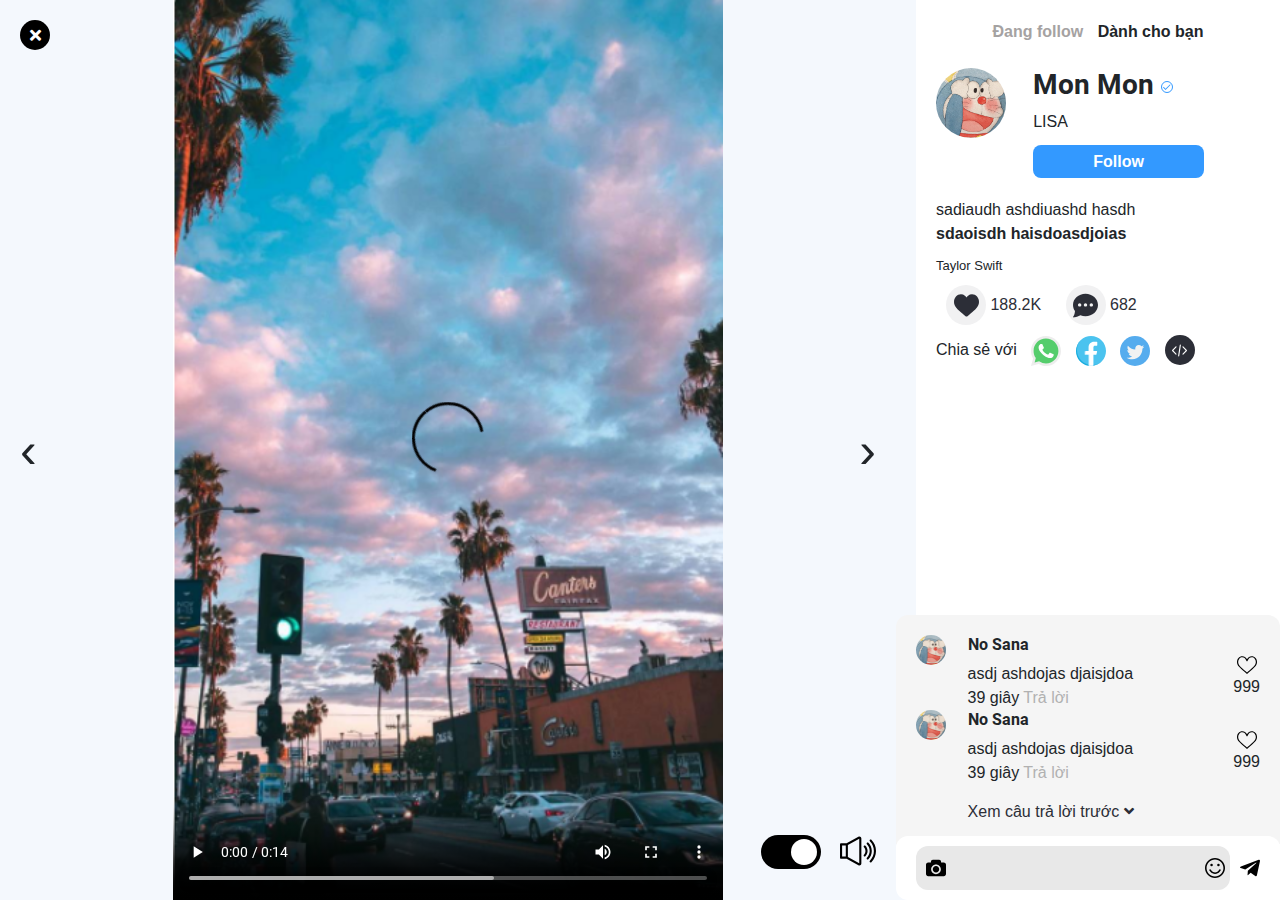
<file: fullscreenvideo.html>
<!DOCTYPE html>
<html lang="en">
<head>
    <meta charset="UTF-8">
    <meta name="viewport" content="width=device-width, initial-scale=1.0">
    <title>Poptop</title>

    <!-- /*-----*-----*-- setup-lib-css --*-----*-----*/ -->
    <link rel="stylesheet" href="https://cdnjs.cloudflare.com/ajax/libs/OwlCarousel2/2.3.4/assets/owl.carousel.min.css" integrity="sha512-tS3S5qG0BlhnQROyJXvNjeEM4UpMXHrQfTGmbQ1gKmelCxlSEBUaxhRBj/EFTzpbP4RVSrpEikbmdJobCvhE3g==" crossorigin="anonymous" />
    <link rel="stylesheet" href="bootstrap/css/bootstrap.min.css">	
    <link rel="stylesheet" href="asset/fontawesome/css/all.min.css">    
    <link rel="stylesheet" href="asset/setup.css">
    
    <!-- /*-----*-----*-- component --*-----*-----*/ -->
    <link rel="stylesheet" href="./component/header/style.css">
    <link rel="stylesheet" href="./component/sidebar/style.css">
    <link rel="stylesheet" href="./component/video/style.css">
    <link rel="stylesheet" href="./component/slider/style.css">
    <link rel="stylesheet" href="./edit-style/fullscreenvideo.css">

    <!-- /*-----*-----*-- edit-style --*-----*-----*/ -->

    <!-- /*-----*-----*-- important --*-----*-----*/ -->
    <link rel="stylesheet" href="asset/style.css">

</head>
<body class="scroll">
    <!-- ----- ----- header ----- ------->

    <!-- ----- ----- breadcrumb ----- ------->

    <!-- ----- ----- body ----- ------->


    <div class="d-flex f-layout full-height">
        <div class="left-content relative">
            <a href="javascript:void(0)" class="btn-close">
                <i class="fa fa-times"></i>
            </a>
            <div class="wrap-box-video">
                <div class="owl-carousel owl-theme" id="v1">
                    <div class="item text-center">
                        <div class="wrap-video">
                            <video poster="./src/pic1.png" controls>
                                <source src="./src/video.mp4" type="video/mp4">
                                <source src="movie.ogg" type="video/ogg">
                              Your browser does not support the video tag.
                            </video>
                        </div>
                    </div>
                    <div class="item text-center">
                        <div class="wrap-video">
                            <video poster="./src/pic1.png" controls>
                                <source src="./src/video.mp4" type="video/mp4">
                                <source src="movie.ogg" type="video/ogg">
                              Your browser does not support the video tag.
                            </video>
                        </div>
                    </div>
                    <div class="item text-center">
                        <div class="wrap-video">
                            <video poster="./src/pic1.png" controls>
                                <source src="./src/video.mp4" type="video/mp4">
                                <source src="movie.ogg" type="video/ogg">
                              Your browser does not support the video tag.
                            </video>
                        </div>
                    </div>
                </div>
                <div class="box-tool">
                    <label class="switch">
                        <input type="checkbox" checked>
                        <span class="slider round"></span>
                    </label>
                    <label class="tg-sound" for="sound">
                        <input id="sound" type="checkbox" checked>
                        <i class="fa fa-times mute" aria-hidden="true"></i>
                        <svg xmlns="http://www.w3.org/2000/svg" id="Capa_1" enable-background="new 0 0 512 512"  viewBox="0 0 512 512"><g><path d="m15 365.573h78.459l168.338 92.671c18.896 10.401 42.013-3.266 42.013-24.83v-354.827c0-21.553-23.107-35.237-42.013-24.83l-168.338 92.671h-78.459c-8.284 0-15 6.716-15 15v189.145c0 8.284 6.716 15 15 15zm258.81-284.184v349.222l-161.495-88.904v-171.414zm-243.81 95.039h52.315v159.145h-52.315z"/><path d="m424.962 97.101c-5.857 5.858-5.856 15.356.003 21.213 36.78 36.769 57.035 85.666 57.035 137.682 0 52.015-20.255 100.912-57.035 137.682-9.38 9.377-2.771 25.613 10.605 25.613 4.225 0 8.042-1.748 10.768-4.56 42.345-42.419 65.662-98.782 65.662-158.735 0-60.031-23.377-116.461-65.825-158.898-5.858-5.858-15.356-5.856-21.213.003z"/><path d="m382.542 351.266c-5.857 5.859-5.855 15.356.004 21.213 5.857 5.856 15.356 5.856 21.213-.004 31.109-31.12 48.241-72.485 48.241-116.475s-17.132-85.354-48.242-116.475c-5.857-5.859-15.354-5.861-21.213-.004s-5.861 15.354-.004 21.213c25.446 25.455 39.459 59.288 39.459 95.266s-14.013 69.811-39.458 95.266z"/><path d="m340.11 330.044c5.856 5.859 15.353 5.863 21.213.006 19.782-19.77 30.677-46.068 30.677-74.05s-10.895-54.28-30.676-74.05c-5.86-5.856-15.357-5.853-21.213.006-5.856 5.86-5.853 15.357.006 21.213 14.112 14.104 21.883 32.867 21.883 52.831s-7.771 38.727-21.883 52.83c-5.86 5.856-5.863 15.354-.007 21.214z"/></g></svg>
                    </label>
                </div>
            </div>
        </div>
        <div class="right-content relative">
            <div class="bg">
                <div class="text-top text-center">
                    <span class="grey">Đang follow</span> Dành cho bạn
                </div>
                
                <div class="d-flex mt-4">
                    <div class="avt-wrap">
                        <div class="avt">
                            <img src="./src/avt.png" alt="">
                        </div>
                    </div>
                    <div class="info-wrap">
                        <h3 class="title">
                            Mon Mon
                            <svg xmlns="http://www.w3.org/2000/svg" xmlns:xlink="http://www.w3.org/1999/xlink" version="1.1" id="Capa_1" x="0px" y="0px" viewBox="0 0 375.147 375.147" style="enable-background:new 0 0 375.147 375.147;" xml:space="preserve">
                                <g>
                                    <g>
                                        <polygon points="344.96,44.48 119.147,270.293 30.187,181.333 0,211.52 119.147,330.667 375.147,74.667   "/>
                                    </g>
                                </g>
                                <g>
                                </g>
                                <g>
                                </g>
                                <g>
                                </g>
                                <g>
                                </g>
                                <g>
                                </g>
                                <g>
                                </g>
                                <g>
                                </g>
                                <g>
                                </g>
                                <g>
                                </g>
                                <g>
                                </g>
                                <g>
                                </g>
                                <g>
                                </g>
                                <g>
                                </g>
                                <g>
                                </g>
                                <g>
                                </g>
                                </svg>
                        </h3>
                        <p>LISA</p>
                        <a href="javascript:void(0)" class="btn-follow">Follow</a>
                    </div>
                </div>
                <div class="content mt-4">
                    sadiaudh ashdiuashd hasdh<br>
                    <strong>sdaoisdh haisdoasdjoias</strong>
                </div>
                <div class="gap-xs"></div>
                <div class="tag">
                    Taylor Swift
                </div>
                <div class="gap-xs"></div>
                <div class="react-box">
                    <div class="detail">
                        <div class="icon">
                            <svg xmlns="http://www.w3.org/2000/svg" viewBox="0 -28 512.00002 512"><path d="m471.382812 44.578125c-26.503906-28.746094-62.871093-44.578125-102.410156-44.578125-29.554687 0-56.621094 9.34375-80.449218 27.769531-12.023438 9.300781-22.917969 20.679688-32.523438 33.960938-9.601562-13.277344-20.5-24.660157-32.527344-33.960938-23.824218-18.425781-50.890625-27.769531-80.445312-27.769531-39.539063 0-75.910156 15.832031-102.414063 44.578125-26.1875 28.410156-40.613281 67.222656-40.613281 109.292969 0 43.300781 16.136719 82.9375 50.78125 124.742187 30.992188 37.394531 75.535156 75.355469 127.117188 119.3125 17.613281 15.011719 37.578124 32.027344 58.308593 50.152344 5.476563 4.796875 12.503907 7.4375 19.792969 7.4375 7.285156 0 14.316406-2.640625 19.785156-7.429687 20.730469-18.128907 40.707032-35.152344 58.328125-50.171876 51.574219-43.949218 96.117188-81.90625 127.109375-119.304687 34.644532-41.800781 50.777344-81.4375 50.777344-124.742187 0-42.066407-14.425781-80.878907-40.617188-109.289063zm0 0"/></svg>
                        </div>
                        188.2K
                    </div>
                    <div class="detail">
                        <div class="icon">
                            <svg xmlns="http://www.w3.org/2000/svg" xmlns:xlink="http://www.w3.org/1999/xlink" version="1.1" id="Capa_1" x="0px" y="0px" viewBox="0 0 60 60" style="enable-background:new 0 0 60 60;" xml:space="preserve">
                                <path d="M30,1.5c-16.542,0-30,12.112-30,27c0,5.204,1.646,10.245,4.768,14.604c-0.591,6.537-2.175,11.39-4.475,13.689  c-0.304,0.304-0.38,0.769-0.188,1.153C0.275,58.289,0.625,58.5,1,58.5c0.046,0,0.092-0.003,0.139-0.01  c0.405-0.057,9.813-1.411,16.618-5.339C21.621,54.71,25.737,55.5,30,55.5c16.542,0,30-12.112,30-27S46.542,1.5,30,1.5z M16,32.5  c-2.206,0-4-1.794-4-4s1.794-4,4-4s4,1.794,4,4S18.206,32.5,16,32.5z M30,32.5c-2.206,0-4-1.794-4-4s1.794-4,4-4s4,1.794,4,4  S32.206,32.5,30,32.5z M44,32.5c-2.206,0-4-1.794-4-4s1.794-4,4-4s4,1.794,4,4S46.206,32.5,44,32.5z"/>
                                <g>
                                </g>
                                <g>
                                </g>
                                <g>
                                </g>
                                <g>
                                </g>
                                <g>
                                </g>
                                <g>
                                </g>
                                <g>
                                </g>
                                <g>
                                </g>
                                <g>
                                </g>
                                <g>
                                </g>
                                <g>
                                </g>
                                <g>
                                </g>
                                <g>
                                </g>
                                <g>
                                </g>
                                <g>
                                </g>
                                </svg>
                        </div>
                        682
                    </div>
                </div>
                <div class="gap-xs"></div>
                <div class="share-box">
                    Chia sẻ với
                    <a href="javascipt:void(0)" class="icon">
                        <img src="./src/whatsapp.svg" alt="">
                    </a>
                    <a href="javascipt:void(0)" class="icon">
                        <img src="./src/facebook-logo.svg" alt="">
                    </a>
                    <a href="javascipt:void(0)" class="icon">
                        <img src="./src/twitter.svg" alt="">
                    </a>
                    <a href="javascipt:void(0)" class="icon ifb">
                        <svg xmlns="http://www.w3.org/2000/svg" xmlns:xlink="http://www.w3.org/1999/xlink" version="1.1" id="Capa_1" x="0px" y="0px" viewBox="0 0 511.997 511.997" style="enable-background:new 0 0 511.997 511.997;" xml:space="preserve">
                            <g>
                                <g>
                                    <path d="M506.76,242.828l-118.4-125.44c-7.277-7.718-19.424-8.07-27.142-0.787c-7.706,7.277-8.064,19.43-0.781,27.142    l105.965,112.256L360.437,368.268c-7.283,7.712-6.925,19.859,0.781,27.142c3.712,3.501,8.454,5.235,13.178,5.235    c5.101,0,10.195-2.022,13.965-6.01l118.4-125.446C513.742,261.785,513.742,250.226,506.76,242.828z"/>
                                </g>
                            </g>
                            <g>
                                <g>
                                    <path d="M151.566,368.262L45.608,255.999l105.958-112.262c7.277-7.712,6.925-19.866-0.787-27.142    c-7.706-7.277-19.866-6.925-27.142,0.787l-118.4,125.44c-6.982,7.398-6.982,18.963,0,26.362L123.643,394.63    c3.776,4,8.864,6.016,13.965,6.016c4.723,0,9.466-1.741,13.171-5.242C158.498,388.127,158.843,375.974,151.566,368.262z"/>
                                </g>
                            </g>
                            <g>
                                <g>
                                    <path d="M287.061,52.697c-10.477-1.587-20.282,5.606-21.882,16.083l-56.32,368.64c-1.6,10.483,5.6,20.282,16.083,21.882    c0.986,0.147,1.958,0.218,2.925,0.218c9.325,0,17.504-6.803,18.957-16.301l56.32-368.64    C304.744,64.095,297.544,54.297,287.061,52.697z"/>
                                </g>
                            </g>
                            <g>
                            </g>
                            <g>
                            </g>
                            <g>
                            </g>
                            <g>
                            </g>
                            <g>
                            </g>
                            <g>
                            </g>
                            <g>
                            </g>
                            <g>
                            </g>
                            <g>
                            </g>
                            <g>
                            </g>
                            <g>
                            </g>
                            <g>
                            </g>
                            <g>
                            </g>
                            <g>
                            </g>
                            <g>
                            </g>
                            </svg>
                    </a>
                </div>
            </div>
            <div class="dark-layer">
                <div class="comment d-flex relative">
                    <div class="avt-wrap avt-wrap-sm ">
                        <div class="avt sm">
                            <img src="./src/avt.png" alt="">
                        </div>
                    </div>
                    <div class="info-wrap">
                        <h6 class="title">
                            No Sana
                        </h6>
                        <div>asdj ashdojas djaisjdoa</div>
                        <div class="date">39 giây <a href="javascript:void(0)" class="rep">Trả lời</a></div>
                    </div>
                    <div class="heart text-center">
                        <img src="./src/like.svg" alt="">
                        999
                    </div>
                </div>
                <div class="comment d-flex relative">
                    <div class="avt-wrap avt-wrap-sm ">
                        <div class="avt sm">
                            <img src="./src/avt.png" alt="">
                        </div>
                    </div>
                    <div class="info-wrap">
                        <h6 class="title">
                            No Sana
                        </h6>
                        <div>asdj ashdojas djaisjdoa</div>
                        <div class="date">39 giây <a href="javascript:void(0)" class="rep">Trả lời</a></div>
                    </div>
                    <div class="heart text-center">
                        <img src="./src/like.svg" alt="">
                        999
                    </div>
                </div>
                <a href="javascript:void(0)" class="more">
                    Xem câu trả lời trước <i class="fa fa-angle-down"></i>
                </a>
                
            </div>
            <div class="ask-box">
                <div class="input-box relative d-flex">
                    <input type="text">
                    <a href="javascript:void(0)" class="btn-photo">
                        <img src="./src/photo-camera-interface-symbol-for-button.svg" alt="">
                    </a>
                    <a href="javascript:void(0)" class="btn-smile">
                        <img src="./src/smile.svg" alt="">
                    </a>
                    <a href="javascript:void(0)" class="btn-send">
                        <img src="./src/telegram.svg" alt="">
                    </a>
                </div>
            </div>
        </div>
    </div>


    <!-- ----- ----- footer ----- ------->
    <section class="footer-2"></section>
    <section class="footer-1"></section>
    <section class="footer-absolute"></section>
</body>
</html>


<!-- /*-----*-----*-- lib-javascript --*-----*-----*/ -->
<script src="bootstrap/js/jquery-3.4.1.min.js"></script>
<script src="bootstrap/js/bootstrap.min.js"></script>
<script src="https://cdnjs.cloudflare.com/ajax/libs/OwlCarousel2/2.3.4/owl.carousel.min.js" integrity="sha512-bPs7Ae6pVvhOSiIcyUClR7/q2OAsRiovw4vAkX+zJbw3ShAeeqezq50RIIcIURq7Oa20rW2n2q+fyXBNcU9lrw==" crossorigin="anonymous"></script>
<!-- /*-----*-----*-- my-script --*-----*-----*/ -->
<script src="./component/header/script.js"></script>
<script src="./component/video/script.js"></script>
<script src="./component/slider/script.js"></script>

<script>
    $(".btn-close").on("click",function(){
        window.history.back();
    });
</script>
</file>
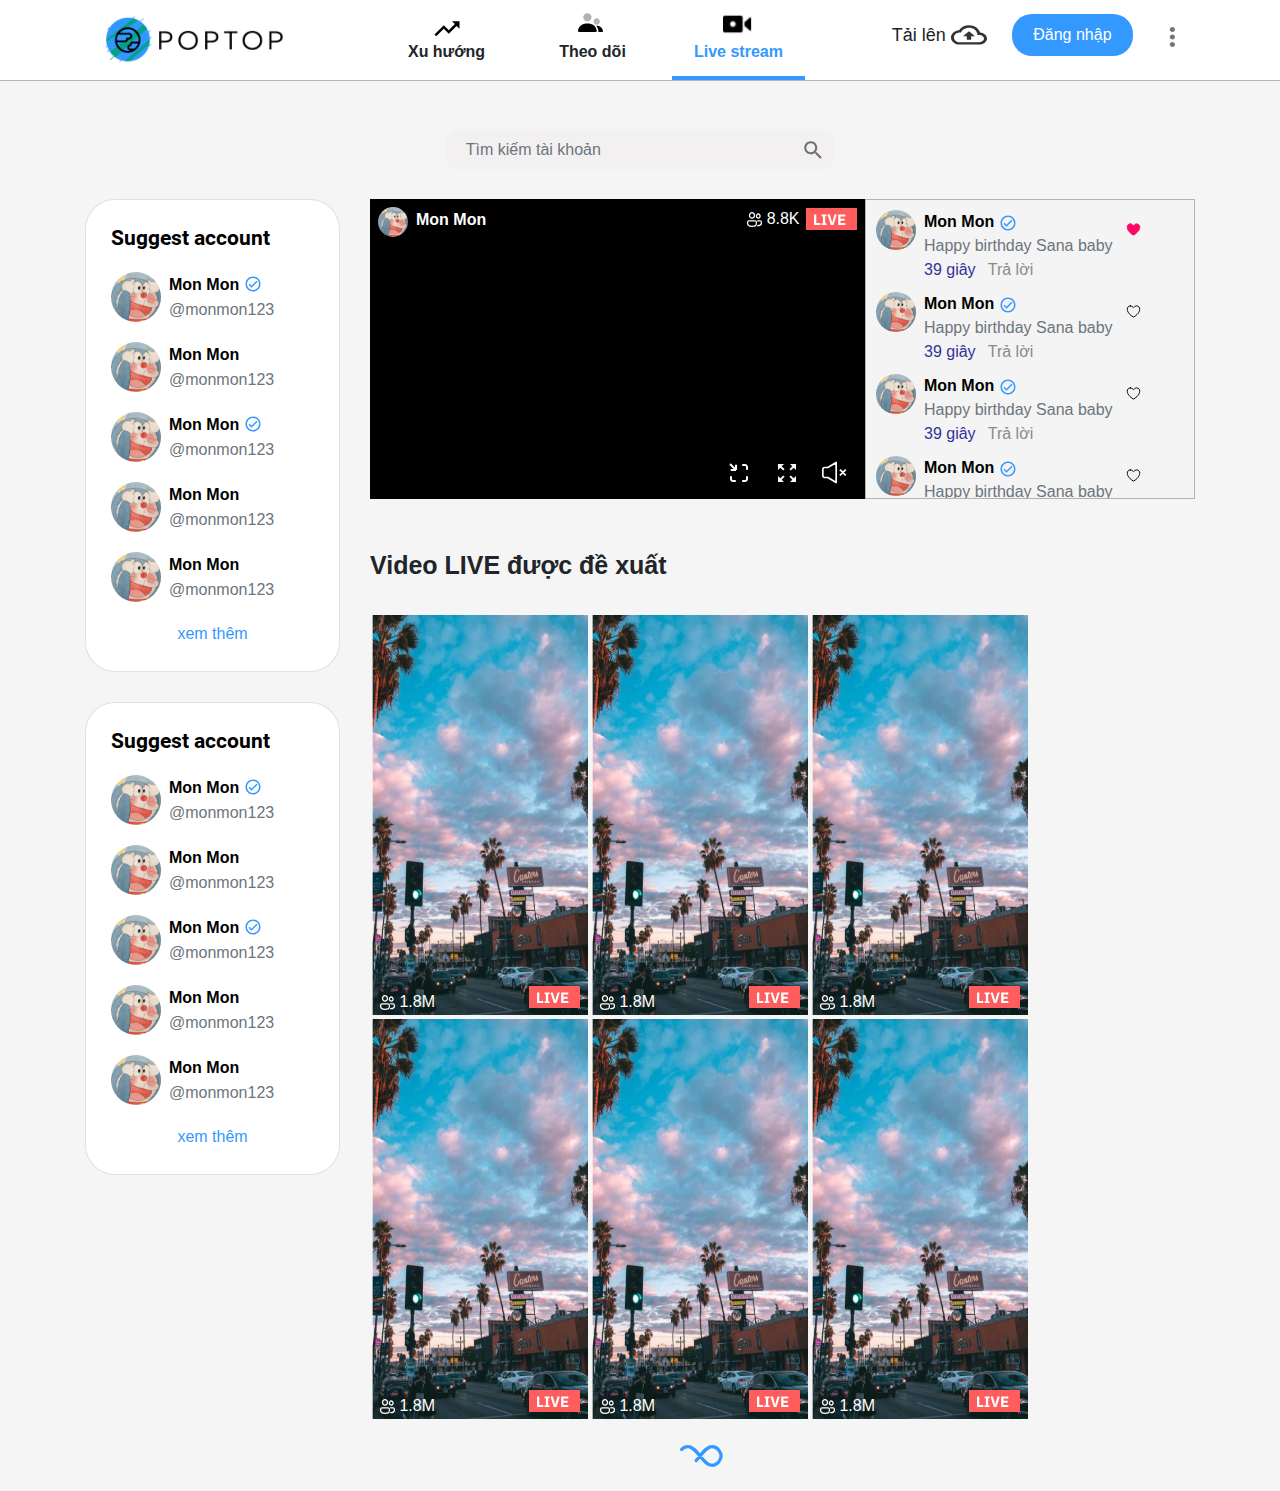
<file: livestream.html>
<!DOCTYPE html>
<html lang="en">
<head>
    <meta charset="UTF-8">
    <meta name="viewport" content="width=device-width, initial-scale=1.0">
    <title>Poptop</title>

    <!-- /*-----*-----*-- setup-lib-css --*-----*-----*/ -->
    <link rel="stylesheet" href="https://cdnjs.cloudflare.com/ajax/libs/OwlCarousel2/2.3.4/assets/owl.carousel.min.css" integrity="sha512-tS3S5qG0BlhnQROyJXvNjeEM4UpMXHrQfTGmbQ1gKmelCxlSEBUaxhRBj/EFTzpbP4RVSrpEikbmdJobCvhE3g==" crossorigin="anonymous" />
    <link rel="stylesheet" href="bootstrap/css/bootstrap.min.css">	
    <link rel="stylesheet" href="asset/fontawesome/css/all.min.css">    
    <link rel="stylesheet" href="asset/setup.css">
    
    <!-- /*-----*-----*-- component --*-----*-----*/ -->
    <link rel="stylesheet" href="./component/header/style.css">
    <link rel="stylesheet" href="./component/sidebar/style.css">
    <link rel="stylesheet" href="./component/account/style.css">
    <link rel="stylesheet" href="./component/video/style.css">


    <!-- /*-----*-----*-- edit-style --*-----*-----*/ -->

    <!-- /*-----*-----*-- important --*-----*-----*/ -->
    <link rel="stylesheet" href="asset/style.css">

</head>
<body class="scroll">
    <!-- ----- ----- header ----- ------->
    <section class="header-top"></section>
    <section class="header-main">
        <div class="container">
            <div class="row">
                <div class="col-lg-3">
                    <a href="/">
                        <img class="header-logo" src="./src/logo.png" alt="logo">
                    </a>
                    <div class="d-inline-block d-lg-none float-right button-mb">
                        <button class="btn btn-blue" type="button" data-toggle="modal" data-target="#login-modal">
                            Đăng nhập
                        </button>
                    </div>
                </div>
                <div class="col-lg-5">
                    <ul class="list-inline text-center mb-0">
                        <li class="list-inline-item nav-menu">
                            <a href="/">
                                <div>
                                    <svg width="30" height="30" viewBox="0 0 30 30" fill="none" xmlns="http://www.w3.org/2000/svg">
                                        <path d="M20 11.25L22.8625 14.1125L16.7625 20.2125L11.7625 15.2125L2.5 24.4875L4.2625 26.25L11.7625 18.75L16.7625 23.75L24.6375 15.8875L27.5 18.75V11.25H20Z" fill="black"/>
                                    </svg>
                                        
                                                                               
                                </div>
                                <b>Xu hướng</b>
                            </a>
                           
                        </li>
                        <li class="list-inline-item nav-menu">
                            <a href="./common.html">
                                <div>
                                    <svg width="30" height="30" viewBox="0 0 30 30" fill="none" xmlns="http://www.w3.org/2000/svg">
                                        <path opacity="0.3" fill-rule="evenodd" clip-rule="evenodd" d="M5.20825 7.29167C5.20825 9.59285 7.07373 11.4583 9.37492 11.4583C11.6761 11.4583 13.5416 9.59285 13.5416 7.29167C13.5416 4.99048 11.6761 3.125 9.37492 3.125C7.07373 3.125 5.20825 4.99048 5.20825 7.29167ZM15.6249 11.4583C15.6249 13.1842 17.024 14.5833 18.7499 14.5833C20.4758 14.5833 21.8749 13.1842 21.8749 11.4583C21.8749 9.73244 20.4758 8.33333 18.7499 8.33333C17.024 8.33333 15.6249 9.73244 15.6249 11.4583Z" fill="black"/>
                                        <path fill-rule="evenodd" clip-rule="evenodd" d="M9.35765 13.5417C4.43949 13.5417 0.404436 16.0693 0.000678838 21.0408C-0.0213143 21.3116 0.496575 21.875 0.757815 21.875H17.9653C18.7478 21.875 18.76 21.2453 18.7478 21.0417C18.4426 15.9304 14.345 13.5417 9.35765 13.5417ZM24.4333 21.875H20.4167C20.4167 19.5303 19.642 17.3665 18.3346 15.6256C21.883 15.6644 24.7804 17.4585 24.9984 21.25C25.0072 21.4027 24.9984 21.875 24.4333 21.875Z" fill="black"/>
                                        </svg>
                                        
                                        
                                         
                                </div>
                                <b>Theo dõi</b>
                            </a>
                            
                        </li>
                        <li class="list-inline-item nav-menu">
                            <a href="./livestream.html"  class="active">
                                <div>
                                    <svg width="30" height="30" viewBox="0 0 32 32" fill="none" xmlns="http://www.w3.org/2000/svg" xmlns:xlink="http://www.w3.org/1999/xlink">
                                        <rect width="30" height="30" fill="url(#pattern0)"/>
                                        <defs>
                                        <pattern id="pattern0" patternContentUnits="objectBoundingBox" width="1" height="1">
                                        <use xlink:href="#image0" transform="scale(0.0333333)"/>
                                        </pattern>
                                        <image id="image0" width="30" height="30" xlink:href="[data-uri]"/>
                                        </defs>
                                    </svg>
                                        
                                </div>
                                <b>Live stream</b>
                            </a>
                            
                        </li>

                    </ul>
                </div>
                <div class="col-lg-4 d-none d-lg-block">
                    <ul class="list-inline text-right mb-0 right-nav-header">
                        <li class="list-inline-item">
                            
                            <a class="btn" href="upload.html">
                                <span>Tải lên </span>
                                <svg width="1em" height="1em" viewBox="0 0 34 28" fill="none" xmlns="http://www.w3.org/2000/svg">
                                    <path fill-rule="evenodd" clip-rule="evenodd" d="M27.4125 11.7434C26.4492 7.81452 22.1567 4.86502 17 4.86502C12.9058 4.86502 9.35 6.73266 7.57917 9.46579C3.315 9.8302 0 12.7342 0 16.2531C0 20.0225 3.81083 23.0859 8.5 23.0859H26.9167C30.8267 23.0859 34 20.535 34 17.3919C34 14.3854 31.0958 11.9484 27.4125 11.7434ZM26.9167 20.8083H8.5C5.36917 20.8083 2.83333 18.7698 2.83333 16.2531C2.83333 13.9185 5.00083 11.9712 7.87667 11.732L9.3925 11.6067L10.1008 10.5249C11.4467 8.44086 14.0817 7.14263 17 7.14263C20.7117 7.14263 23.9133 9.2608 24.6358 12.1875L25.0608 13.8957L27.2283 14.021C29.4383 14.1349 31.1667 15.6267 31.1667 17.3919C31.1667 19.2709 29.2542 20.8083 26.9167 20.8083ZM14.9458 15.1143H11.3333L17 10.559L22.6667 15.1143H19.0542V18.5307H14.9458V15.1143Z" fill="#333333"/>
                                </svg>
                                    
                            </a>

                        </li>
                        <li class="list-inline-item">
                            <button class="btn btn-blue"  type="button" data-toggle="modal" data-target="#login-modal">
                                Đăng nhập
                            </button>
                        </li>
                        <li class="list-inline-item">
                            <button class="btn ">
                                <svg width="24" height="24" viewBox="0 0 24 24" fill="none" xmlns="http://www.w3.org/2000/svg">
                                    <path fill-rule="evenodd" clip-rule="evenodd" d="M14.4 9C15.83 9 17 7.875 17 6.5C17 5.125 15.83 4 14.4 4C12.97 4 11.8 5.125 11.8 6.5C11.8 7.875 12.97 9 14.4 9ZM14.4 11.5C12.97 11.5 11.8 12.625 11.8 14C11.8 15.375 12.97 16.5 14.4 16.5C15.83 16.5 17 15.375 17 14C17 12.625 15.83 11.5 14.4 11.5ZM11.8 21.5C11.8 20.125 12.97 19 14.4 19C15.83 19 17 20.125 17 21.5C17 22.875 15.83 24 14.4 24C12.97 24 11.8 22.875 11.8 21.5Z" fill="black" fill-opacity="0.54"/>
                                </svg>                                    
                            </button>
                        </li>

                    </ul>
                </div>
            </div>
        </div>
    </section>
    <!-- modal login -->
    <div id="login-modal" class="modal fade login-modal" tabindex="-1" role="dialog" aria-hidden="true">
        <div class="modal-dialog" role="document">
            <div class="modal-content">
                <div class="modal-body">
                    <div class="float-right mt-3 mr-4">
                        <button class="close" data-dismiss="modal" aria-label="Close">
                            <span aria-hidden="true">
                                <svg width="24" height="24" viewBox="0 0 24 24" fill="none" xmlns="http://www.w3.org/2000/svg">
                                    <path fill-rule="evenodd" clip-rule="evenodd" d="M12 2C6.47 2 2 6.47 2 12C2 17.53 6.47 22 12 22C17.53 22 22 17.53 22 12C22 6.47 17.53 2 12 2ZM14.59 8L12 10.59L9.41 8L8 9.41L10.59 12L8 14.59L9.41 16L12 13.41L14.59 16L16 14.59L13.41 12L16 9.41L14.59 8ZM4 12C4 16.41 7.59 20 12 20C16.41 20 20 16.41 20 12C20 7.59 16.41 4 12 4C7.59 4 4 7.59 4 12Z" fill="black" fill-opacity="1"/>
                                </svg>
                                    
                                    
                            </span>
                        </button>
                    </div>
                    <h3 class="title mt-5 mb-3">Login to Poptop</h3>

                    <small class="small-txt c-blue">Manages your account, check notifications, comment on videos and more</small>
                    <div class="wrap-button mt-4 mb-4">
                        <button class="btn btn-login" type="button" data-toggle="modal" data-target="#QR-modal" data-dismiss="modal">
                            <svg width="36" height="36" viewBox="0 0 36 36" fill="none" xmlns="http://www.w3.org/2000/svg">
                                <path d="M12 6.5C13.1046 6.5 14 5.60457 14 4.5C14 3.39543 13.1046 2.5 12 2.5V6.5ZM2.5 12C2.5 13.1046 3.39543 14 4.5 14C5.60457 14 6.5 13.1046 6.5 12H2.5ZM29.5 12C29.5 13.1046 30.3954 14 31.5 14C32.6046 14 33.5 13.1046 33.5 12H29.5ZM24 2.5C22.8954 2.5 22 3.39543 22 4.5C22 5.60457 22.8954 6.5 24 6.5V2.5ZM24 29.5C22.8954 29.5 22 30.3954 22 31.5C22 32.6046 22.8954 33.5 24 33.5V29.5ZM33.5 24C33.5 22.8954 32.6046 22 31.5 22C30.3954 22 29.5 22.8954 29.5 24H33.5ZM6.5 24C6.5 22.8954 5.60457 22 4.5 22C3.39543 22 2.5 22.8954 2.5 24H6.5ZM12 33.5C13.1046 33.5 14 32.6046 14 31.5C14 30.3954 13.1046 29.5 12 29.5V33.5ZM12 2.5H7.5V6.5H12V2.5ZM7.5 2.5C4.73858 2.5 2.5 4.73858 2.5 7.5H6.5C6.5 6.94772 6.94772 6.5 7.5 6.5V2.5ZM2.5 7.5V12H6.5V7.5H2.5ZM33.5 12V7.5H29.5V12H33.5ZM33.5 7.5C33.5 4.73858 31.2614 2.5 28.5 2.5V6.5C29.0523 6.5 29.5 6.94772 29.5 7.5H33.5ZM28.5 2.5H24V6.5H28.5V2.5ZM24 33.5H28.5V29.5H24V33.5ZM28.5 33.5C31.2614 33.5 33.5 31.2614 33.5 28.5H29.5C29.5 29.0523 29.0523 29.5 28.5 29.5V33.5ZM33.5 28.5V24H29.5V28.5H33.5ZM2.5 24V28.5H6.5V24H2.5ZM2.5 28.5C2.5 31.2614 4.73858 33.5 7.5 33.5V29.5C6.94771 29.5 6.5 29.0523 6.5 28.5H2.5ZM7.5 33.5H12V29.5H7.5V33.5Z" fill="black"/>
                                <path fill-rule="evenodd" clip-rule="evenodd" d="M10.125 10.1249H16.25V16.2499H10.125V10.1249Z" stroke="black" stroke-width="3" stroke-linecap="round" stroke-linejoin="round"/>
                                <path fill-rule="evenodd" clip-rule="evenodd" d="M19.75 10.1249H25.875V16.2499H19.75V10.1249Z" stroke="black" stroke-width="3" stroke-linecap="round" stroke-linejoin="round"/>
                                <path fill-rule="evenodd" clip-rule="evenodd" d="M19.75 19.7499H25.875V25.8749H19.75V19.7499Z" stroke="black" stroke-width="3" stroke-linecap="round" stroke-linejoin="round"/>
                                <path fill-rule="evenodd" clip-rule="evenodd" d="M10.125 19.7499H16.25V25.8749H10.125V19.7499Z" stroke="black" stroke-width="3" stroke-linecap="round" stroke-linejoin="round"/>
                            </svg>
                                
                            Use QR code
                        </button>
                        <button class="btn btn-login"  type="button" data-toggle="modal" data-target="#username-modal" data-dismiss="modal">
                            <svg width="36" height="36" viewBox="0 0 36 36" fill="none" xmlns="http://www.w3.org/2000/svg">
                                <path fill-rule="evenodd" clip-rule="evenodd" d="M7.5 4.5H28.5C30.15 4.5 31.5 5.85 31.5 7.5V28.5C31.5 30.15 30.15 31.5 28.5 31.5H7.5C5.835 31.5 4.5 30.15 4.5 28.5V7.5C4.5 5.85 5.835 4.5 7.5 4.5ZM28.5 28.5V7.5H7.5V28.5H28.5ZM18 18C15.525 18 13.5 15.975 13.5 13.5C13.5 11.025 15.525 9 18 9C20.475 9 22.5 11.025 22.5 13.5C22.5 15.975 20.475 18 18 18ZM16.5 13.5C16.5 12.675 17.175 12 18 12C18.825 12 19.5 12.675 19.5 13.5C19.5 14.325 18.825 15 18 15C17.175 15 16.5 14.325 16.5 13.5ZM9 27V24.705C9 20.955 14.955 19.335 18 19.335C21.045 19.335 27 20.955 27 24.705V27H9ZM23.535 24H12.465C13.485 23.16 16.035 22.32 18 22.32C19.965 22.32 22.5 23.16 23.535 24Z" fill="black"/>
                            </svg>
                            Use phone/ email/ username
                        </button>
                        <button class="btn btn-login">
                            <svg width="36" height="36" viewBox="0 0 36 36" fill="none" xmlns="http://www.w3.org/2000/svg">
                                <circle cx="18" cy="18" r="18" fill="#4E6297"/>
                                <path d="M26.1 12.4368C26.1 11.0891 24.9109 9.90002 23.5632 9.90002H13.3368C11.9891 9.90002 10.8 11.0891 10.8 12.4368V22.6632C10.8 24.0109 11.9891 25.2 13.3368 25.2H18.4896V19.413H16.587V16.8762H18.4896V15.8456C18.4896 14.1016 19.758 12.5954 21.3435 12.5954H23.4047V15.1321H21.3435C21.1057 15.1321 20.8679 15.37 20.8679 15.8456V16.8762H23.4047V19.413H20.8679V25.2H23.5632C24.9109 25.2 26.1 24.0109 26.1 22.6632V12.4368Z" fill="white"/>
                            </svg>                                
                            Login with Facebook
                        </button>
                        <button class="btn btn-login">
                            <svg width="36" height="36" viewBox="0 0 36 36" fill="none" xmlns="http://www.w3.org/2000/svg">
                                <circle cx="18" cy="18" r="18" fill="url(#paint0_linear)"/>
                                <path d="M23.9227 10.8H12.9773C11.7415 10.8 10.8 11.7416 10.8 12.9774V23.9227C10.8 25.1585 11.7415 26.1 12.9773 26.1H23.9227C25.1585 26.1 26.1 25.1585 26.1 23.9227V12.9774C26.1 11.7416 25.1585 10.8 23.9227 10.8ZM18.45 23.04C20.9804 23.04 23.04 21.0393 23.04 18.6266C23.04 18.2147 22.9811 17.7439 22.8634 17.3908H24.1581V23.6285C24.1581 23.9227 23.9227 24.217 23.5696 24.217H13.3304C13.0361 24.217 12.7419 23.9816 12.7419 23.6285V17.332H14.0954C13.9777 17.7439 13.9188 18.1558 13.9188 18.5677C13.86 21.0393 15.9196 23.04 18.45 23.04ZM18.45 21.2747C16.8023 21.2747 15.5077 19.98 15.5077 18.3912C15.5077 16.8024 16.8023 15.5077 18.45 15.5077C20.0977 15.5077 21.3923 16.8024 21.3923 18.3912C21.3923 20.0389 20.0977 21.2747 18.45 21.2747ZM24.0992 14.9781C24.0992 15.3312 23.805 15.6254 23.4519 15.6254H21.8042C21.4511 15.6254 21.1569 15.3312 21.1569 14.9781V13.3893C21.1569 13.0362 21.4511 12.742 21.8042 12.742H23.4519C23.805 12.742 24.0992 13.0362 24.0992 13.3893V14.9781Z" fill="white"/>
                                <defs>
                                <linearGradient id="paint0_linear" x1="7.65" y1="31.95" x2="31.5" y2="7.2" gradientUnits="userSpaceOnUse">
                                <stop stop-color="#EEA054"/>
                                <stop offset="0.502762" stop-color="#D64763"/>
                                <stop offset="1" stop-color="#B62A99"/>
                                </linearGradient>
                                </defs>
                            </svg> 
                            Login with Instagrams
                        </button>
                        <button class="btn btn-login">
                            <svg width="36" height="36" viewBox="0 0 36 36" fill="none" xmlns="http://www.w3.org/2000/svg">
                                <path d="M0 18C0 8.05886 8.05887 0 18 0C27.9411 0 36 8.05886 36 18C36 27.9411 27.9411 36 18 36C8.05887 36 0 27.9411 0 18Z" fill="#FFE812"/>
                                <path d="M18 8.25C11.3725 8.25 6 12.4861 6 17.7115C6 21.0899 8.24608 24.0542 11.6248 25.7281C11.441 26.362 10.4436 29.8062 10.4039 30.0768C10.4039 30.0768 10.38 30.2801 10.5117 30.3577C10.6433 30.4352 10.7982 30.375 10.7982 30.375C11.1757 30.3222 15.1762 27.5122 15.8686 27.0242C16.5603 27.1222 17.2726 27.1731 18 27.1731C24.6275 27.1731 30 22.9371 30 17.7115C30 12.4861 24.6275 8.25 18 8.25Z" fill="#381F1F"/>
                                <path d="M11.3653 21.0144C10.9835 21.0144 10.673 20.7178 10.673 20.3532V16.2403H9.59281C9.21815 16.2403 8.91342 15.9362 8.91342 15.5625C8.91342 15.1887 9.21827 14.8846 9.59281 14.8846H13.1379C13.5125 14.8846 13.8173 15.1887 13.8173 15.5625C13.8173 15.9362 13.5124 16.2403 13.1379 16.2403H12.0577V20.3532C12.0577 20.7178 11.7472 21.0144 11.3653 21.0144ZM17.436 21.0054C17.1473 21.0054 16.9264 20.8882 16.8598 20.6996L16.517 19.8022L14.406 19.802L14.0629 20.7001C13.9966 20.8883 13.7758 21.0054 13.4872 21.0054C13.3353 21.0055 13.1852 20.9729 13.0471 20.9098C12.8562 20.8218 12.6728 20.5797 12.883 19.9268L14.539 15.568C14.6557 15.2365 15.01 14.895 15.4609 14.8847C15.9131 14.8949 16.2675 15.2365 16.3843 15.5687L18.0396 19.9255C18.2503 20.58 18.0669 20.8222 17.876 20.91C17.7379 20.973 17.5878 21.0055 17.436 21.0054C17.436 21.0054 17.4358 21.0054 17.436 21.0054ZM16.153 18.5758L15.4615 16.6114L14.77 18.5758H16.153ZM19.1538 20.9134C18.7879 20.9134 18.4903 20.6287 18.4903 20.2788V15.5769C18.4903 15.1951 18.8074 14.8846 19.1971 14.8846C19.5867 14.8846 19.9038 15.1951 19.9038 15.5769V19.6442H21.375C21.7408 19.6442 22.0384 19.929 22.0384 20.2788C22.0384 20.6287 21.7408 20.9134 21.375 20.9134H19.1538ZM23 21.0054C22.6182 21.0054 22.3077 20.6949 22.3077 20.3131V15.5769C22.3077 15.1951 22.6182 14.8846 23 14.8846C23.3818 14.8846 23.6923 15.1951 23.6923 15.5769V17.0649L25.6239 15.1334C25.7232 15.034 25.8597 14.9793 26.0079 14.9793C26.1807 14.9793 26.3543 15.0539 26.4843 15.1838C26.6056 15.3049 26.6779 15.4608 26.6878 15.6227C26.6979 15.786 26.6435 15.9356 26.5351 16.0442L24.9574 17.6216L26.6615 19.8792C26.7166 19.9517 26.7566 20.0343 26.7795 20.1223C26.8023 20.2104 26.8074 20.3021 26.7945 20.3921C26.7821 20.4822 26.752 20.5689 26.7059 20.6473C26.6598 20.7257 26.5986 20.7941 26.5258 20.8487C26.4061 20.9397 26.2598 20.9888 26.1094 20.9884C26.0021 20.9889 25.8963 20.9643 25.8002 20.9165C25.7042 20.8687 25.6207 20.7991 25.5564 20.7132L23.9328 18.562L23.6926 18.8022V20.3127C23.6924 20.4963 23.6193 20.6724 23.4895 20.8022C23.3597 20.9321 23.1837 21.0051 23 21.0054Z" fill="#FFE812"/>
                            </svg>
                            Login with Kakaotalk 
                        </button>
                        <button class="btn btn-login">
                            <svg width="36" height="36" viewBox="0 0 36 36" fill="none" xmlns="http://www.w3.org/2000/svg">
                                <circle cx="18" cy="18" r="18" fill="#55ACE3"/>
                                <path d="M27.54 13.41C26.91 13.68 26.19 13.86 25.47 13.95C26.19 13.5 26.82 12.78 27.09 11.97C26.37 12.42 25.65 12.69 24.75 12.87C24.12 12.15 23.13 11.7 22.14 11.7C20.16 11.7 18.54 13.32 18.54 15.3C18.54 15.57 18.54 15.84 18.63 16.11C15.66 15.93 12.96 14.49 11.16 12.33C10.89 12.87 10.71 13.5 10.71 14.13C10.71 15.39 11.34 16.47 12.33 17.1C11.7 17.1 11.16 16.92 10.71 16.65C10.71 18.36 11.97 19.89 13.59 20.16C13.32 20.25 12.96 20.25 12.6 20.25C12.33 20.25 12.15 20.25 11.88 20.16C12.33 21.6 13.68 22.68 15.3 22.68C14.04 23.67 12.51 24.21 10.8 24.21C10.53 24.21 10.26 24.21 9.89999 24.12C11.52 25.11 13.41 25.74 15.48 25.74C22.14 25.74 25.74 20.25 25.74 15.48V15.03C26.46 14.76 27.09 14.13 27.54 13.41Z" fill="white"/>
                            </svg>
                            Login with Twitter    
                        </button>
                        <button class="btn btn-login">
                            <svg width="36" height="38" viewBox="0 0 36 38" fill="none" xmlns="http://www.w3.org/2000/svg">
                                <ellipse cx="18" cy="19" rx="18" ry="19" fill="#C5331E"/>
                                <path d="M18.4075 17.0696V20.83H23.2525C22.54 22.8606 20.6875 24.2144 18.55 24.2144C15.7713 24.2144 13.5625 21.8829 13.5625 18.9498C13.5625 16.0167 15.7713 13.6852 18.55 13.6852C19.6188 13.6852 20.6163 14.0613 21.4713 14.6629L21.7563 14.8885L23.8938 11.9554L23.6088 11.7298C22.1125 10.6017 20.4025 10 18.55 10C13.8475 10 10 14.0613 10 19.025C10 23.9888 13.8475 28.05 18.55 28.05C23.2525 28.05 27.1 23.9888 27.1 19.025V17.1448H18.4075V17.0696Z" fill="white"/>
                            </svg>
                            Login with Google
                        </button>
                    </div>
                    <hr>
                    <div class="mt-3 mb-3 text-center">
                        <span>Bạn có tài khoản không?</span>
                        <button class="btn c-blue p-0" type="button" data-toggle="modal" data-target="#signup-modal" data-dismiss="modal">Đăng kí</button>
                    </div>
                </div>
            </div>
        </div>
    </div>
    <!-- modal signup -->
    <div id="signup-modal" class="modal fade login-modal" tabindex="-1" role="dialog" aria-hidden="true">
        <div class="modal-dialog" role="document">
            <div class="modal-content">
                <div class="modal-body">
                    <div class="float-right mt-3 mr-4">
                        <button class="close" data-dismiss="modal" aria-label="Close">
                            <span aria-hidden="true">
                                <svg width="24" height="24" viewBox="0 0 24 24" fill="none" xmlns="http://www.w3.org/2000/svg">
                                    <path fill-rule="evenodd" clip-rule="evenodd" d="M12 2C6.47 2 2 6.47 2 12C2 17.53 6.47 22 12 22C17.53 22 22 17.53 22 12C22 6.47 17.53 2 12 2ZM14.59 8L12 10.59L9.41 8L8 9.41L10.59 12L8 14.59L9.41 16L12 13.41L14.59 16L16 14.59L13.41 12L16 9.41L14.59 8ZM4 12C4 16.41 7.59 20 12 20C16.41 20 20 16.41 20 12C20 7.59 16.41 4 12 4C7.59 4 4 7.59 4 12Z" fill="black" fill-opacity="1"/>
                                </svg>
                                    
                                    
                            </span>
                        </button>
                    </div>
                    <h3 class="title mt-5 mb-3">Sign up to Poptop</h3>
                    <small class="small-txt c-blue">Manages your account, check notifications, comment on videos and more</small>
                    <div class="wrap-button mt-4 mb-4">
                        <button class="btn btn-login">
                            <svg width="36" height="36" viewBox="0 0 36 36" fill="none" xmlns="http://www.w3.org/2000/svg">
                                <path fill-rule="evenodd" clip-rule="evenodd" d="M7.5 4.5H28.5C30.15 4.5 31.5 5.85 31.5 7.5V28.5C31.5 30.15 30.15 31.5 28.5 31.5H7.5C5.835 31.5 4.5 30.15 4.5 28.5V7.5C4.5 5.85 5.835 4.5 7.5 4.5ZM28.5 28.5V7.5H7.5V28.5H28.5ZM18 18C15.525 18 13.5 15.975 13.5 13.5C13.5 11.025 15.525 9 18 9C20.475 9 22.5 11.025 22.5 13.5C22.5 15.975 20.475 18 18 18ZM16.5 13.5C16.5 12.675 17.175 12 18 12C18.825 12 19.5 12.675 19.5 13.5C19.5 14.325 18.825 15 18 15C17.175 15 16.5 14.325 16.5 13.5ZM9 27V24.705C9 20.955 14.955 19.335 18 19.335C21.045 19.335 27 20.955 27 24.705V27H9ZM23.535 24H12.465C13.485 23.16 16.035 22.32 18 22.32C19.965 22.32 22.5 23.16 23.535 24Z" fill="black"/>
                            </svg>
                            Use phone/ email/ username
                        </button>
                        <button class="btn btn-login">
                            <svg width="36" height="36" viewBox="0 0 36 36" fill="none" xmlns="http://www.w3.org/2000/svg">
                                <circle cx="18" cy="18" r="18" fill="#4E6297"/>
                                <path d="M26.1 12.4368C26.1 11.0891 24.9109 9.90002 23.5632 9.90002H13.3368C11.9891 9.90002 10.8 11.0891 10.8 12.4368V22.6632C10.8 24.0109 11.9891 25.2 13.3368 25.2H18.4896V19.413H16.587V16.8762H18.4896V15.8456C18.4896 14.1016 19.758 12.5954 21.3435 12.5954H23.4047V15.1321H21.3435C21.1057 15.1321 20.8679 15.37 20.8679 15.8456V16.8762H23.4047V19.413H20.8679V25.2H23.5632C24.9109 25.2 26.1 24.0109 26.1 22.6632V12.4368Z" fill="white"/>
                            </svg>                                
                            Continue with Facebook
                        </button>
                        <button class="btn btn-login">
                            <svg width="36" height="36" viewBox="0 0 36 36" fill="none" xmlns="http://www.w3.org/2000/svg">
                                <circle cx="18" cy="18" r="18" fill="url(#paint0_linear)"/>
                                <path d="M23.9227 10.8H12.9773C11.7415 10.8 10.8 11.7416 10.8 12.9774V23.9227C10.8 25.1585 11.7415 26.1 12.9773 26.1H23.9227C25.1585 26.1 26.1 25.1585 26.1 23.9227V12.9774C26.1 11.7416 25.1585 10.8 23.9227 10.8ZM18.45 23.04C20.9804 23.04 23.04 21.0393 23.04 18.6266C23.04 18.2147 22.9811 17.7439 22.8634 17.3908H24.1581V23.6285C24.1581 23.9227 23.9227 24.217 23.5696 24.217H13.3304C13.0361 24.217 12.7419 23.9816 12.7419 23.6285V17.332H14.0954C13.9777 17.7439 13.9188 18.1558 13.9188 18.5677C13.86 21.0393 15.9196 23.04 18.45 23.04ZM18.45 21.2747C16.8023 21.2747 15.5077 19.98 15.5077 18.3912C15.5077 16.8024 16.8023 15.5077 18.45 15.5077C20.0977 15.5077 21.3923 16.8024 21.3923 18.3912C21.3923 20.0389 20.0977 21.2747 18.45 21.2747ZM24.0992 14.9781C24.0992 15.3312 23.805 15.6254 23.4519 15.6254H21.8042C21.4511 15.6254 21.1569 15.3312 21.1569 14.9781V13.3893C21.1569 13.0362 21.4511 12.742 21.8042 12.742H23.4519C23.805 12.742 24.0992 13.0362 24.0992 13.3893V14.9781Z" fill="white"/>
                                <defs>
                                <linearGradient id="paint0_linear" x1="7.65" y1="31.95" x2="31.5" y2="7.2" gradientUnits="userSpaceOnUse">
                                <stop stop-color="#EEA054"/>
                                <stop offset="0.502762" stop-color="#D64763"/>
                                <stop offset="1" stop-color="#B62A99"/>
                                </linearGradient>
                                </defs>
                            </svg>
                                
                            Continue with Instagrams
                        </button>
                        <button class="btn btn-login">
                            <svg width="36" height="36" viewBox="0 0 36 36" fill="none" xmlns="http://www.w3.org/2000/svg">
                                <path d="M0 18C0 8.05886 8.05887 0 18 0C27.9411 0 36 8.05886 36 18C36 27.9411 27.9411 36 18 36C8.05887 36 0 27.9411 0 18Z" fill="#FFE812"/>
                                <path d="M18 8.25C11.3725 8.25 6 12.4861 6 17.7115C6 21.0899 8.24608 24.0542 11.6248 25.7281C11.441 26.362 10.4436 29.8062 10.4039 30.0768C10.4039 30.0768 10.38 30.2801 10.5117 30.3577C10.6433 30.4352 10.7982 30.375 10.7982 30.375C11.1757 30.3222 15.1762 27.5122 15.8686 27.0242C16.5603 27.1222 17.2726 27.1731 18 27.1731C24.6275 27.1731 30 22.9371 30 17.7115C30 12.4861 24.6275 8.25 18 8.25Z" fill="#381F1F"/>
                                <path d="M11.3653 21.0144C10.9835 21.0144 10.673 20.7178 10.673 20.3532V16.2403H9.59281C9.21815 16.2403 8.91342 15.9362 8.91342 15.5625C8.91342 15.1887 9.21827 14.8846 9.59281 14.8846H13.1379C13.5125 14.8846 13.8173 15.1887 13.8173 15.5625C13.8173 15.9362 13.5124 16.2403 13.1379 16.2403H12.0577V20.3532C12.0577 20.7178 11.7472 21.0144 11.3653 21.0144ZM17.436 21.0054C17.1473 21.0054 16.9264 20.8882 16.8598 20.6996L16.517 19.8022L14.406 19.802L14.0629 20.7001C13.9966 20.8883 13.7758 21.0054 13.4872 21.0054C13.3353 21.0055 13.1852 20.9729 13.0471 20.9098C12.8562 20.8218 12.6728 20.5797 12.883 19.9268L14.539 15.568C14.6557 15.2365 15.01 14.895 15.4609 14.8847C15.9131 14.8949 16.2675 15.2365 16.3843 15.5687L18.0396 19.9255C18.2503 20.58 18.0669 20.8222 17.876 20.91C17.7379 20.973 17.5878 21.0055 17.436 21.0054C17.436 21.0054 17.4358 21.0054 17.436 21.0054ZM16.153 18.5758L15.4615 16.6114L14.77 18.5758H16.153ZM19.1538 20.9134C18.7879 20.9134 18.4903 20.6287 18.4903 20.2788V15.5769C18.4903 15.1951 18.8074 14.8846 19.1971 14.8846C19.5867 14.8846 19.9038 15.1951 19.9038 15.5769V19.6442H21.375C21.7408 19.6442 22.0384 19.929 22.0384 20.2788C22.0384 20.6287 21.7408 20.9134 21.375 20.9134H19.1538ZM23 21.0054C22.6182 21.0054 22.3077 20.6949 22.3077 20.3131V15.5769C22.3077 15.1951 22.6182 14.8846 23 14.8846C23.3818 14.8846 23.6923 15.1951 23.6923 15.5769V17.0649L25.6239 15.1334C25.7232 15.034 25.8597 14.9793 26.0079 14.9793C26.1807 14.9793 26.3543 15.0539 26.4843 15.1838C26.6056 15.3049 26.6779 15.4608 26.6878 15.6227C26.6979 15.786 26.6435 15.9356 26.5351 16.0442L24.9574 17.6216L26.6615 19.8792C26.7166 19.9517 26.7566 20.0343 26.7795 20.1223C26.8023 20.2104 26.8074 20.3021 26.7945 20.3921C26.7821 20.4822 26.752 20.5689 26.7059 20.6473C26.6598 20.7257 26.5986 20.7941 26.5258 20.8487C26.4061 20.9397 26.2598 20.9888 26.1094 20.9884C26.0021 20.9889 25.8963 20.9643 25.8002 20.9165C25.7042 20.8687 25.6207 20.7991 25.5564 20.7132L23.9328 18.562L23.6926 18.8022V20.3127C23.6924 20.4963 23.6193 20.6724 23.4895 20.8022C23.3597 20.9321 23.1837 21.0051 23 21.0054Z" fill="#FFE812"/>
                            </svg>
                            Continue with Kakaotalk 
                        </button>
                        <button class="btn btn-login">
                            <svg width="36" height="36" viewBox="0 0 36 36" fill="none" xmlns="http://www.w3.org/2000/svg">
                                <circle cx="18" cy="18" r="18" fill="#55ACE3"/>
                                <path d="M27.54 13.41C26.91 13.68 26.19 13.86 25.47 13.95C26.19 13.5 26.82 12.78 27.09 11.97C26.37 12.42 25.65 12.69 24.75 12.87C24.12 12.15 23.13 11.7 22.14 11.7C20.16 11.7 18.54 13.32 18.54 15.3C18.54 15.57 18.54 15.84 18.63 16.11C15.66 15.93 12.96 14.49 11.16 12.33C10.89 12.87 10.71 13.5 10.71 14.13C10.71 15.39 11.34 16.47 12.33 17.1C11.7 17.1 11.16 16.92 10.71 16.65C10.71 18.36 11.97 19.89 13.59 20.16C13.32 20.25 12.96 20.25 12.6 20.25C12.33 20.25 12.15 20.25 11.88 20.16C12.33 21.6 13.68 22.68 15.3 22.68C14.04 23.67 12.51 24.21 10.8 24.21C10.53 24.21 10.26 24.21 9.89999 24.12C11.52 25.11 13.41 25.74 15.48 25.74C22.14 25.74 25.74 20.25 25.74 15.48V15.03C26.46 14.76 27.09 14.13 27.54 13.41Z" fill="white"/>
                            </svg>
                            Continue with Twitter    
                        </button>
                        <button class="btn btn-login">
                            <svg width="36" height="38" viewBox="0 0 36 38" fill="none" xmlns="http://www.w3.org/2000/svg">
                                <ellipse cx="18" cy="19" rx="18" ry="19" fill="#C5331E"/>
                                <path d="M18.4075 17.0696V20.83H23.2525C22.54 22.8606 20.6875 24.2144 18.55 24.2144C15.7713 24.2144 13.5625 21.8829 13.5625 18.9498C13.5625 16.0167 15.7713 13.6852 18.55 13.6852C19.6188 13.6852 20.6163 14.0613 21.4713 14.6629L21.7563 14.8885L23.8938 11.9554L23.6088 11.7298C22.1125 10.6017 20.4025 10 18.55 10C13.8475 10 10 14.0613 10 19.025C10 23.9888 13.8475 28.05 18.55 28.05C23.2525 28.05 27.1 23.9888 27.1 19.025V17.1448H18.4075V17.0696Z" fill="white"/>
                            </svg>
                            Continue with Google
                        </button>
                    </div>
                    <hr>
                    <div class="mt-3 mb-3 text-center">
                        <span>Bạn đã có tài khoản?</span>
                        <button class="btn c-blue p-0" type="button" data-toggle="modal" data-target="#login-modal" data-dismiss="modal">Đăng nhập</button>
                    </div>
                </div>
            </div>
        </div>
    </div>
    <!-- modal QR code -->
    <div id="QR-modal" class="modal fade login-modal" tabindex="-1" role="dialog" aria-hidden="true">
        <div class="modal-dialog" role="document">
            <div class="modal-content">
                <div class="modal-body">
                    <div class="float-right mt-3 mr-4">
                        <button class="close" data-dismiss="modal" aria-label="Close">
                            <span aria-hidden="true">
                                <svg width="24" height="24" viewBox="0 0 24 24" fill="none" xmlns="http://www.w3.org/2000/svg">
                                    <path fill-rule="evenodd" clip-rule="evenodd" d="M12 2C6.47 2 2 6.47 2 12C2 17.53 6.47 22 12 22C17.53 22 22 17.53 22 12C22 6.47 17.53 2 12 2ZM14.59 8L12 10.59L9.41 8L8 9.41L10.59 12L8 14.59L9.41 16L12 13.41L14.59 16L16 14.59L13.41 12L16 9.41L14.59 8ZM4 12C4 16.41 7.59 20 12 20C16.41 20 20 16.41 20 12C20 7.59 16.41 4 12 4C7.59 4 4 7.59 4 12Z" fill="black" fill-opacity="1"/>
                                </svg>
                                    
                                    
                            </span>
                        </button>
                    </div>
                    <h3 class="title mt-5 mb-3">Login with QR code</h3>
                    <div class="text-center mt-5">
                        <img width="200" src="./src/QR_code.png" alt="">
                    </div>
                    <ol class="order-list mt-5">
                        <li>Mở ứng dụng TikTok trên thiết bị di động của bạn và nhấn vào Khám phá</li>
                        <li>Nhấn 
                            <span>
                                <svg width="14" height="14" viewBox="0 0 14 14" fill="none" xmlns="http://www.w3.org/2000/svg">
                                    <path fill-rule="evenodd" clip-rule="evenodd" d="M0.25 4.75V1.75C0.25 0.925 0.925 0.25 1.75 0.25H4.75V1.75H1.75V4.75H0.25ZM0.25 9.25H1.75V12.25H4.75V13.75H1.75C0.925 13.75 0.25 13.075 0.25 12.25V9.25ZM12.25 12.25H9.25V13.75H12.25C13.075 13.75 13.75 13.075 13.75 12.25V9.25H12.25V12.25ZM9.25 0.25H12.25C13.075 0.25 13.75 0.925 13.75 1.75V4.75H12.25V1.75H9.25V0.25Z" fill="black" fill-opacity="0.54"/>
                                </svg>                                    
                            </span>
                            và quét mã QR</li>
                        <li> Xác nhận đăng nhập trên thiết bị di động của bạn </li>
                    </ol>
                    <div class="text-center c-blue mt-5 mb-5">
                        <svg width="24" height="24" viewBox="0 0 24 24" fill="none" xmlns="http://www.w3.org/2000/svg">
                            <path fill-rule="evenodd" clip-rule="evenodd" d="M11.5 19.695V23.295L12.93 22.605C18.06 20.135 21.5 15.155 21.5 10.205C21.5 4.96502 17.24 0.705017 12 0.705017C6.76 0.705017 2.5 4.96502 2.5 10.205C2.5 15.275 6.49 19.435 11.5 19.695ZM4.5 10.205C4.5 6.06502 7.86 2.70502 12 2.70502C16.14 2.70502 19.5 6.06502 19.5 10.205C19.5 13.925 17.14 17.705 13.5 20.005V17.705H12C7.86 17.705 4.5 14.345 4.5 10.205ZM13 14.205V16.205H11V14.205H13ZM12.7704 9.52669C11.9421 10.1616 11 10.8837 11 12.705H13C13 11.6096 13.711 10.9883 14.4408 10.3506C15.21 9.67834 16 8.98793 16 7.70502C16 5.49502 14.21 3.70502 12 3.70502C9.79 3.70502 8 5.49502 8 7.70502H10C10 6.60502 10.9 5.70502 12 5.70502C13.1 5.70502 14 6.60502 14 7.70502C14 8.58423 13.4202 9.02862 12.7704 9.52669Z" fill="black" fill-opacity="0.54"/>
                        </svg>
                        Check the instruction
                    </div>
                    <hr>
                    <div class="mt-3 mb-3 text-center">
                        <span>Bạn không có tài khoản?</span>
                        <button class="btn c-blue p-0" type="button" data-toggle="modal" data-target="#signup-modal" data-dismiss="modal">Đăng kí</button>
                    </div>
                </div>
            </div>
        </div>
    </div>
    <!-- modal login username email -->
    <div id="username-modal" class="modal fade login-modal"  tabindex="-1" role="dialog" aria-hidden="true">
        <div class="modal-dialog" role="document">
            <div class="modal-content" style="display: block!important; border: 2px solid black;" >
                <div class="modal-body">
                    <div class="float-right mt-3 mr-4">
                        <button class="close" data-dismiss="modal" aria-label="Close">
                            <span aria-hidden="true">
                                <svg width="24" height="24" viewBox="0 0 24 24" fill="none" xmlns="http://www.w3.org/2000/svg">
                                    <path fill-rule="evenodd" clip-rule="evenodd" d="M12 2C6.47 2 2 6.47 2 12C2 17.53 6.47 22 12 22C17.53 22 22 17.53 22 12C22 6.47 17.53 2 12 2ZM14.59 8L12 10.59L9.41 8L8 9.41L10.59 12L8 14.59L9.41 16L12 13.41L14.59 16L16 14.59L13.41 12L16 9.41L14.59 8ZM4 12C4 16.41 7.59 20 12 20C16.41 20 20 16.41 20 12C20 7.59 16.41 4 12 4C7.59 4 4 7.59 4 12Z" fill="black" fill-opacity="1"/>
                                </svg>
                                    
                                    
                            </span>
                        </button>
                    </div>
                    <h3 class="title mt-4 mb-3">Login </h3>
                    <div class="wrap-tab">
                        <div class="row">
                            <div class="col-6 p-0">
                                <div class="tab active" id="tab-phone">
                                    Phone number
                                </div>
                            </div>
                            <div class="col-6 p-0">
                                <div class="tab" id="tab-id">
                                    Email or PoptopID
                                </div>
                            </div>
                        </div>
                        <div class="row mt-5">
                            <div class="col-12 tab-content d-block" id="phone_number">
                                <div class="form-group">
                                    <div class="wrap-append-input">
                                        <span class="pre">
                                            <select name="" id="">
                                                <option value="vn">VN+84</option>
                                            </select>
                                        </span>
                                        <input type="text" placeholder="Phone number">
                                    </div>
                                </div>

                                <div class="form-group">
                                    <div class="wrap-input-icon">
                                        <input id="" class="input-edit" type="text" name="" placeholder="Password">
                                        <svg width="24" height="24" viewBox="0 0 24 24" fill="none" xmlns="http://www.w3.org/2000/svg">
                                            <path fill-rule="evenodd" clip-rule="evenodd" d="M1 12C2.73 7.61 7 4.5 12 4.5C17 4.5 21.27 7.61 23 12C21.27 16.39 17 19.5 12 19.5C7 19.5 2.73 16.39 1 12ZM20.82 12C19.17 8.63 15.79 6.5 12 6.5C8.21 6.5 4.83 8.63 3.18 12C4.83 15.37 8.21 17.5 12 17.5C15.79 17.5 19.17 15.37 20.82 12ZM12 9.5C13.38 9.5 14.5 10.62 14.5 12C14.5 13.38 13.38 14.5 12 14.5C10.62 14.5 9.5 13.38 9.5 12C9.5 10.62 10.62 9.5 12 9.5ZM7.5 12C7.5 9.52 9.52 7.5 12 7.5C14.48 7.5 16.5 9.52 16.5 12C16.5 14.48 14.48 16.5 12 16.5C9.52 16.5 7.5 14.48 7.5 12Z" fill="black" fill-opacity="0.54"/>
                                        </svg>
                                            
                                    </div>
                                    
                                </div>
                                <div class="form-group">
                                    <a href="#" class="c-blue">Forgot password?</a>
                                </div>
                                <div class="form-group mt-3 text-center">
                                    <button class="btn btn-blue">Login</button>
                                </div>
                            </div>
                            <div class="col-12 tab-content" id="poptopid">
                                <div class="form-group">
                                    <div class="wrap-append-input">
                                        <span class="pre">
                                            <select name="" id="">
                                                <option value="vn">VN+84</option>
                                            </select>
                                        </span>
                                        <input type="text" placeholder="Phone number">
                                    </div>
                                </div>

                                <div class="form-group">
                                    <div class="wrap-input-icon">
                                        <input id="" class="input-edit" type="text" name="" placeholder="Password">
                                        <button class="btn btn-inside">send code</button>
                                            
                                    </div>
                                    
                                </div>
                                <div class="form-group">
                                    <a href="#" class="c-blue">Login with password?</a>
                                </div>
                                <div class="form-group mt-3 text-center">
                                    <button class="btn btn-blue">Login</button>
                                </div>
                            </div>
                        </div>
                        
                    </div>
                  

                    <hr>
                    <div class="mt-3 mb-3 text-center">
                        <span>Bạn không có tài khoản?</span>
                        <button class="btn c-blue p-0" type="button" data-toggle="modal" data-target="#signup-modal" data-dismiss="modal">Đăng kí</button>
                    </div>
                </div>
            </div>
        </div>
    </div>
    <section class="header-bottom"></section>
    <!-- ----- ----- breadcrumb ----- ------->

    <!-- ----- ----- body ----- ------->
    <div class="container main-section">
        <div class="gap-md d-none d-lg-block"></div>
        <div class="gap-sm d-block d-lg-none"></div>
        <div class="row">
            <div class="col-12">
                <div class="input-group search-input">
                    <input class="form-control" id="input_search" type="text" name="search" placeholder="Tìm kiếm tài khoản" aria-label="Recipient's " aria-describedby="my-addon">
                    <div class="input-group-append">
                        <span class="clear-search">
                            <svg width="22" height="22" viewBox="0 0 22 22" fill="none" xmlns="http://www.w3.org/2000/svg">
                                <path fill-rule="evenodd" clip-rule="evenodd" d="M11 1.83334C5.93087 1.83334 1.83337 5.93084 1.83337 11C1.83337 16.0692 5.93087 20.1667 11 20.1667C16.0692 20.1667 20.1667 16.0692 20.1667 11C20.1667 5.93084 16.0692 1.83334 11 1.83334ZM13.3742 7.33334L11 9.70751L8.62587 7.33334L7.33337 8.62584L9.70754 11L7.33337 13.3742L8.62587 14.6667L11 12.2925L13.3742 14.6667L14.6667 13.3742L12.2925 11L14.6667 8.62584L13.3742 7.33334ZM3.66671 11C3.66671 15.0425 6.95754 18.3333 11 18.3333C15.0425 18.3333 18.3334 15.0425 18.3334 11C18.3334 6.95751 15.0425 3.66668 11 3.66668C6.95754 3.66668 3.66671 6.95751 3.66671 11Z" fill="black" fill-opacity="0.54"/>
                            </svg>                                
                        </span>

                        <a href="search.html" class="input-group-text" id="my-addon" >
                            <svg width="18" height="18" viewBox="0 0 18 18" fill="none" xmlns="http://www.w3.org/2000/svg">
                                <path fill-rule="evenodd" clip-rule="evenodd" d="M11.965 11.255H12.755L17.745 16.255L16.255 17.745L11.255 12.755V11.965L10.985 11.685C9.845 12.665 8.365 13.255 6.755 13.255C3.165 13.255 0.255005 10.345 0.255005 6.755C0.255005 3.165 3.165 0.255005 6.755 0.255005C10.345 0.255005 13.255 3.165 13.255 6.755C13.255 8.365 12.665 9.845 11.685 10.985L11.965 11.255ZM2.255 6.755C2.255 9.245 4.26501 11.255 6.755 11.255C9.245 11.255 11.255 9.245 11.255 6.755C11.255 4.26501 9.245 2.255 6.755 2.255C4.26501 2.255 2.255 4.26501 2.255 6.755Z" fill="black" fill-opacity="0.54"/>
                            </svg>
                        </a>
                    </div>
                </div>
                
            </div>

        </div>
        <div class="gap-sm"></div>
        <div class="row">
            <div class="col-lg-3 d-none d-lg-block">
                <div class="wrap-suggest">
                    <div class="title">
                        Suggest account
                    </div>
                    <ul class="list-unstyled mb-0">
                        <li>
                            <a href="profile.html" class="wrap-account">
                                <div class="d-flex flex-box">
                                    <div class="mr-2">
                                        <img src="./src/avt.png" alt="avatar" height="50" width="50">
                                    </div>
                                    <div>
                                        <div class="name">
                                            <b class="c-black">Mon Mon</b>
                                            <svg width="18" height="18" viewBox="0 0 18 18" fill="none" xmlns="http://www.w3.org/2000/svg">
                                                <path fill-rule="evenodd" clip-rule="evenodd" d="M9 1.5C4.86 1.5 1.5 4.86 1.5 9C1.5 13.14 4.86 16.5 9 16.5C13.14 16.5 16.5 13.14 16.5 9C16.5 4.86 13.14 1.5 9 1.5ZM9 15C5.6925 15 3 12.3075 3 9C3 5.6925 5.6925 3 9 3C12.3075 3 15 5.6925 15 9C15 12.3075 12.3075 15 9 15ZM7.5 10.6275L12.4425 5.685L13.5 6.75L7.5 12.75L4.5 9.75L5.5575 8.6925L7.5 10.6275Z" fill="#3399FF"/>
                                            </svg>
                                                
                                        </div>
                                        <div class="text-muted">
                                            @monmon123
                                        </div>
                                    </div>
                                </div>

                            </a>
                        </li>
                        <li>
                            <a href="profile.html" class="wrap-account">
                                <div class="d-flex flex-box">
                                    <div class="mr-2">
                                        <img src="./src/avt.png" alt="avatar" height="50" width="50">
                                    </div>
                                    <div>
                                        <div class="name">
                                            <b class="c-black">Mon Mon</b>
                                                
                                        </div>
                                        <div class="text-muted">
                                            @monmon123
                                        </div>
                                    </div>
                                </div>

                            </a>
                        </li>
                        <li>
                            <a href="profile.html" class="wrap-account">
                                <div class="d-flex flex-box">
                                    <div class="mr-2">
                                        <img src="./src/avt.png" alt="avatar" height="50" width="50">
                                    </div>
                                    <div>
                                        <div class="name">
                                            <b class="c-black">Mon Mon</b>
                                            <svg width="18" height="18" viewBox="0 0 18 18" fill="none" xmlns="http://www.w3.org/2000/svg">
                                                <path fill-rule="evenodd" clip-rule="evenodd" d="M9 1.5C4.86 1.5 1.5 4.86 1.5 9C1.5 13.14 4.86 16.5 9 16.5C13.14 16.5 16.5 13.14 16.5 9C16.5 4.86 13.14 1.5 9 1.5ZM9 15C5.6925 15 3 12.3075 3 9C3 5.6925 5.6925 3 9 3C12.3075 3 15 5.6925 15 9C15 12.3075 12.3075 15 9 15ZM7.5 10.6275L12.4425 5.685L13.5 6.75L7.5 12.75L4.5 9.75L5.5575 8.6925L7.5 10.6275Z" fill="#3399FF"/>
                                            </svg>
                                                
                                        </div>
                                        <div class="text-muted">
                                            @monmon123
                                        </div>
                                    </div>
                                </div>

                            </a>
                        </li>
                        <li>
                            <a href="profile.html" class="wrap-account">
                                <div class="d-flex flex-box">
                                    <div class="mr-2">
                                        <img src="./src/avt.png" alt="avatar" height="50" width="50">
                                    </div>
                                    <div>
                                        <div class="name">
                                            <b class="c-black">Mon Mon</b>
                                                
                                        </div>
                                        <div class="text-muted">
                                            @monmon123
                                        </div>
                                    </div>
                                </div>

                            </a>
                        </li>
                        <li>
                            <a href="profile.html" class="wrap-account">
                                <div class="d-flex flex-box">
                                    <div class="mr-2">
                                        <img src="./src/avt.png" alt="avatar" height="50" width="50">
                                    </div>
                                    <div>
                                        <div class="name">
                                            <b class="c-black">Mon Mon</b>
                                                
                                        </div>
                                        <div class="text-muted">
                                            @monmon123
                                        </div>
                                    </div>
                                </div>

                            </a>
                        </li>
                        <li class="mb-0">
                            <a href="#" class="text-center c-blue d-block">xem thêm</a>
                        </li>
                    </ul>
                </div>
                <div class="gap-sm"></div>
                <div class="wrap-suggest">
                    <div class="title">
                        Suggest account
                    </div>
                    <ul class="list-unstyled mb-0">
                        <li>
                            <a href="profile.html" class="wrap-account">
                                <div class="d-flex flex-box">
                                    <div class="mr-2">
                                        <img src="./src/avt.png" alt="avatar" height="50" width="50">
                                    </div>
                                    <div>
                                        <div class="name">
                                            <b class="c-black">Mon Mon</b>
                                            <svg width="18" height="18" viewBox="0 0 18 18" fill="none" xmlns="http://www.w3.org/2000/svg">
                                                <path fill-rule="evenodd" clip-rule="evenodd" d="M9 1.5C4.86 1.5 1.5 4.86 1.5 9C1.5 13.14 4.86 16.5 9 16.5C13.14 16.5 16.5 13.14 16.5 9C16.5 4.86 13.14 1.5 9 1.5ZM9 15C5.6925 15 3 12.3075 3 9C3 5.6925 5.6925 3 9 3C12.3075 3 15 5.6925 15 9C15 12.3075 12.3075 15 9 15ZM7.5 10.6275L12.4425 5.685L13.5 6.75L7.5 12.75L4.5 9.75L5.5575 8.6925L7.5 10.6275Z" fill="#3399FF"/>
                                            </svg>
                                                
                                        </div>
                                        <div class="text-muted">
                                            @monmon123
                                        </div>
                                    </div>
                                </div>

                            </a>
                        </li>
                        <li>
                            <a href="profile.html" class="wrap-account">
                                <div class="d-flex flex-box">
                                    <div class="mr-2">
                                        <img src="./src/avt.png" alt="avatar" height="50" width="50">
                                    </div>
                                    <div>
                                        <div class="name">
                                            <b class="c-black">Mon Mon</b>
                                                
                                        </div>
                                        <div class="text-muted">
                                            @monmon123
                                        </div>
                                    </div>
                                </div>

                            </a>
                        </li>
                        <li>
                            <a href="profile.html" class="wrap-account">
                                <div class="d-flex flex-box">
                                    <div class="mr-2">
                                        <img src="./src/avt.png" alt="avatar" height="50" width="50">
                                    </div>
                                    <div>
                                        <div class="name">
                                            <b class="c-black">Mon Mon</b>
                                            <svg width="18" height="18" viewBox="0 0 18 18" fill="none" xmlns="http://www.w3.org/2000/svg">
                                                <path fill-rule="evenodd" clip-rule="evenodd" d="M9 1.5C4.86 1.5 1.5 4.86 1.5 9C1.5 13.14 4.86 16.5 9 16.5C13.14 16.5 16.5 13.14 16.5 9C16.5 4.86 13.14 1.5 9 1.5ZM9 15C5.6925 15 3 12.3075 3 9C3 5.6925 5.6925 3 9 3C12.3075 3 15 5.6925 15 9C15 12.3075 12.3075 15 9 15ZM7.5 10.6275L12.4425 5.685L13.5 6.75L7.5 12.75L4.5 9.75L5.5575 8.6925L7.5 10.6275Z" fill="#3399FF"/>
                                            </svg>
                                                
                                        </div>
                                        <div class="text-muted">
                                            @monmon123
                                        </div>
                                    </div>
                                </div>

                            </a>
                        </li>
                        <li>
                            <a href="profile.html" class="wrap-account">
                                <div class="d-flex flex-box">
                                    <div class="mr-2">
                                        <img src="./src/avt.png" alt="avatar" height="50" width="50">
                                    </div>
                                    <div>
                                        <div class="name">
                                            <b class="c-black">Mon Mon</b>
                                                
                                        </div>
                                        <div class="text-muted">
                                            @monmon123
                                        </div>
                                    </div>
                                </div>

                            </a>
                        </li>
                        <li>
                            <a href="profile.html" class="wrap-account">
                                <div class="d-flex flex-box">
                                    <div class="mr-2">
                                        <img src="./src/avt.png" alt="avatar" height="50" width="50">
                                    </div>
                                    <div>
                                        <div class="name">
                                            <b class="c-black">Mon Mon</b>
                                                
                                        </div>
                                        <div class="text-muted">
                                            @monmon123
                                        </div>
                                    </div>
                                </div>

                            </a>
                        </li>
                        <li class="mb-0">
                            <a href="#" class="text-center c-blue d-block">xem thêm</a>
                        </li>
                    </ul>
                </div>
            </div>
            <div class="col-lg-9">
                <div class="live-section">
                    <div class="video-area">
                        <div class="mask">
                           <div class="float-left pt-2 pl-2">
                                <a href="profile.html" class="wrap-account">
                                    <div class="d-flex flex-box">
                                        <div class="mr-2">
                                            <img src="./src/avt.png" alt="avatar" height="30" width="30">
                                        </div>
                                        <div>
                                            <div class="name">
                                                <b class="c-white">Mon Mon</b>  
                                            </div>
                                        </div>
                                    </div>

                                </a>
                           </div>
                            <div class="float-right pt-2 pr-2">
                                <span>
                                    <svg width="15" height="15" viewBox="0 0 15 15" fill="none" xmlns="http://www.w3.org/2000/svg">
                                        <path d="M8.11963 8.18107C8.61689 8.18107 9.09378 8.39656 9.44539 8.78012C9.79701 9.16368 9.99455 9.6839 9.99455 10.2263L9.9933 11.2463C10.122 13.751 8.35337 15 5.07477 15C1.80742 14.9986 0 13.7674 0 11.2831V10.2263C0 9.6839 0.197535 9.16368 0.54915 8.78012C0.900765 8.39656 1.37766 8.18107 1.87491 8.18107H8.11963ZM13.1194 8.18107C13.6167 8.18107 14.0936 8.39656 14.4452 8.78012C14.7968 9.16368 14.9943 9.6839 14.9943 10.2263V10.9449C15.1068 13.1906 13.5444 14.3169 10.6895 14.3169C10.302 14.3169 9.93705 14.2964 9.59706 14.2555C9.95955 13.8901 10.2308 13.4551 10.4033 12.9493L10.6895 12.9534C12.9194 12.9534 13.8106 12.3112 13.7444 10.9817V10.2263C13.7444 10.0455 13.6785 9.87212 13.5613 9.74427C13.4441 9.61641 13.2852 9.54459 13.1194 9.54459H10.5408C10.4153 9.01643 10.1476 8.54146 9.77206 8.18107H13.1194ZM8.11963 9.54459H1.87491C1.70916 9.54459 1.5502 9.61641 1.43299 9.74427C1.31579 9.87212 1.24994 10.0455 1.24994 10.2263V11.2831C1.24994 12.8443 2.40989 13.6351 5.07477 13.6351C7.72965 13.6351 8.8246 12.862 8.7446 11.2831V10.2263C8.7446 10.0455 8.67876 9.87212 8.56155 9.74427C8.44435 9.61641 8.28538 9.54459 8.11963 9.54459ZM4.99977 0C5.82854 0 6.62336 0.359138 7.20938 0.998409C7.79541 1.63768 8.12463 2.50472 8.12463 3.40878C8.12463 4.31285 7.79541 5.17988 7.20938 5.81915C6.62336 6.45842 5.82854 6.81756 4.99977 6.81756C4.17101 6.81756 3.37619 6.45842 2.79016 5.81915C2.20414 5.17988 1.87491 4.31285 1.87491 3.40878C1.87491 2.50472 2.20414 1.63768 2.79016 0.998409C3.37619 0.359138 4.17101 0 4.99977 0ZM11.2495 1.36351C11.9125 1.36351 12.5484 1.65082 13.0172 2.16224C13.486 2.67366 13.7494 3.36729 13.7494 4.09054C13.7494 4.81379 13.486 5.50742 13.0172 6.01884C12.5484 6.53025 11.9125 6.81756 11.2495 6.81756C10.5865 6.81756 9.95062 6.53025 9.4818 6.01884C9.01298 5.50742 8.7496 4.81379 8.7496 4.09054C8.7496 3.36729 9.01298 2.67366 9.4818 2.16224C9.95062 1.65082 10.5865 1.36351 11.2495 1.36351ZM4.99977 1.36351C4.50251 1.36351 4.02562 1.579 3.67401 1.96256C3.32239 2.34612 3.12486 2.86634 3.12486 3.40878C3.12486 3.95122 3.32239 4.47144 3.67401 4.855C4.02562 5.23857 4.50251 5.45405 4.99977 5.45405C5.49703 5.45405 5.97392 5.23857 6.32554 4.855C6.67715 4.47144 6.87469 3.95122 6.87469 3.40878C6.87469 2.86634 6.67715 2.34612 6.32554 1.96256C5.97392 1.579 5.49703 1.36351 4.99977 1.36351ZM11.2495 2.72702C10.918 2.72702 10.6001 2.87068 10.3656 3.12639C10.1312 3.3821 9.99955 3.72891 9.99955 4.09054C9.99955 4.45216 10.1312 4.79898 10.3656 5.05469C10.6001 5.31039 10.918 5.45405 11.2495 5.45405C11.581 5.45405 11.8989 5.31039 12.1333 5.05469C12.3677 4.79898 12.4994 4.45216 12.4994 4.09054C12.4994 3.72891 12.3677 3.3821 12.1333 3.12639C11.8989 2.87068 11.581 2.72702 11.2495 2.72702Z" fill="white"/>
                                    </svg>                                        
                                </span>
                                <span class="c-white">8.8K</span>
                                <span>
                                    <svg width="53" height="23" viewBox="0 0 53 23" fill="none" xmlns="http://www.w3.org/2000/svg">
                                        <path d="M2 0H53V22H2V0Z" fill="#FF5D5D"/>
                                        <path d="M10.0071 17V6.53H12.2871V14.975H16.2771V17H10.0071ZM17.5562 17V15.185H18.9062V8.345H17.5562V6.53H22.5362V8.345H21.1862V15.185H22.5362V17H17.5562ZM26.8658 17L23.4908 6.53H25.8008L27.3608 11.555L28.1858 14.84H28.2308L29.0258 11.555L30.5858 6.53H32.8208L29.4158 17H26.8658ZM34.1916 17V6.53H41.3166V8.555H36.4716V10.7H40.6266V12.71H36.4716V14.975H41.3166V17H34.1916Z" fill="white"/>
                                    </svg>
                                                                              
                                </span>
                            </div>
                            <div class="button">
                                <button class="btn">
                                    <svg width="24" height="24" viewBox="0 0 24 24" fill="none" xmlns="http://www.w3.org/2000/svg">
                                        <path d="M5 18C5 18.2652 5.10536 18.5196 5.29289 18.7071C5.48043 18.8946 5.73478 19 6 19H8C8.26522 19 8.51957 19.1054 8.70711 19.2929C8.89464 19.4804 9 19.7348 9 20C9 20.2652 8.89464 20.5196 8.70711 20.7071C8.51957 20.8946 8.26522 21 8 21H6C5.20435 21 4.44129 20.6839 3.87868 20.1213C3.31607 19.5587 3 18.7956 3 18V16C3 15.7348 3.10536 15.4804 3.29289 15.2929C3.48043 15.1054 3.73478 15 4 15C4.26522 15 4.51957 15.1054 4.70711 15.2929C4.89464 15.4804 5 15.7348 5 16V18Z" fill="#FFFBFB"/>
                                        <path d="M18 5C18.2652 5 18.5196 5.10536 18.7071 5.29289C18.8946 5.48043 19 5.73478 19 6V8C19 8.26522 19.1054 8.51957 19.2929 8.70711C19.4804 8.89464 19.7348 9 20 9C20.2652 9 20.5196 8.89464 20.7071 8.70711C20.8946 8.51957 21 8.26522 21 8V6C21 5.20435 20.6839 4.44129 20.1213 3.87868C19.5587 3.31607 18.7956 3 18 3H16C15.7348 3 15.4804 3.10536 15.2929 3.29289C15.1054 3.48043 15 3.73478 15 4C15 4.26522 15.1054 4.51957 15.2929 4.70711C15.4804 4.89464 15.7348 5 16 5H18Z" fill="#FFFBFB"/>
                                        <path d="M19 18C19 18.2652 18.8946 18.5196 18.7071 18.7071C18.5196 18.8946 18.2652 19 18 19H16C15.7348 19 15.4804 19.1054 15.2929 19.2929C15.1054 19.4804 15 19.7348 15 20C15 20.2652 15.1054 20.5196 15.2929 20.7071C15.4804 20.8946 15.7348 21 16 21H18C18.7956 21 19.5587 20.6839 20.1213 20.1213C20.6839 19.5587 21 18.7956 21 18V16C21 15.7348 20.8946 15.4804 20.7071 15.2929C20.5196 15.1054 20.2652 15 20 15C19.7348 15 19.4804 15.1054 19.2929 15.2929C19.1054 15.4804 19 15.7348 19 16V18Z" fill="#FFFBFB"/>
                                        <path d="M3.75 9H9M9 9V3.75M9 9L3 3" stroke="#FFFBFB" stroke-width="2"/>
                                    </svg>
                                </button>
                                <a href="./fullscreenvideo.html" class="btn">
                                    <svg width="18" height="18" viewBox="0 0 18 18" fill="none" xmlns="http://www.w3.org/2000/svg">
                                        <path d="M12 0L14.3 2.3L11.41 5.17L12.83 6.59L15.7 3.7L18 6V0H12ZM0 6L2.3 3.7L5.17 6.59L6.59 5.17L3.7 2.3L6 0H0V6ZM6 18L3.7 15.7L6.59 12.83L5.17 11.41L2.3 14.3L0 12V18H6ZM18 12L15.7 14.3L12.83 11.41L11.41 12.83L14.3 15.7L12 18H18V12Z" fill="#FAFAFA"/>
                                    </svg>
                                        
                                </a>
                                <button class="btn">
                                    <svg width="25" height="25" viewBox="0 0 25 25" fill="none" xmlns="http://www.w3.org/2000/svg">
                                        <path d="M5.83333 17.4901L6.26167 16.7751L6.06333 16.6585H5.83333V17.4918V17.4901ZM5.83333 7.4968V8.33013H6.06333L6.26333 8.2118L5.83333 7.4968ZM14.1667 2.50013H15C15 2.35269 14.9609 2.20788 14.8867 2.08048C14.8125 1.95308 14.7058 1.84765 14.5775 1.77495C14.4493 1.70226 14.304 1.6649 14.1566 1.66669C14.0091 1.66848 13.8648 1.70935 13.7383 1.78513L14.1667 2.50013ZM14.1667 22.4868L13.7383 23.2018C13.8648 23.2776 14.0091 23.3185 14.1566 23.3202C14.304 23.322 14.4493 23.2847 14.5775 23.212C14.7058 23.1393 14.8125 23.0339 14.8867 22.9065C14.9609 22.7791 15 22.6342 15 22.4868H14.1667ZM19.0667 9.54847L18.4767 8.96013L17.2983 10.1385L17.8883 10.7285L19.065 9.54847H19.0667ZM22.6 15.4385L23.19 16.0268L24.3683 14.8485L23.7783 14.2601L22.6 15.4385ZM23.78 10.7285L24.3683 10.1385L23.19 8.96013L22.6017 9.54847L23.78 10.7285ZM17.8883 14.2601L17.2983 14.8485L18.4767 16.0268L19.0667 15.4385L17.8883 14.2601ZM5.83333 16.6568H2.5V18.3235H5.83333V16.6568ZM2.5 16.6568C2.3905 16.657 2.28204 16.6356 2.18084 16.5938C2.07963 16.552 1.98768 16.4906 1.91025 16.4132C1.83283 16.3358 1.77145 16.2438 1.72965 16.1426C1.68785 16.0414 1.66645 15.933 1.66667 15.8235H0C0 17.2068 1.11833 18.3235 2.5 18.3235V16.6568ZM1.66667 15.8235V9.16347H0V15.8268H1.66667V15.8235ZM1.66667 9.1618C1.66667 8.7018 2.03833 8.33013 2.5 8.33013V6.66347C1.11833 6.66347 0 7.78013 0 9.16347H1.66667V9.1618ZM2.5 8.33013H5.83333V6.66347H2.5V8.33013ZM6.26167 8.2118L14.595 3.21513L13.7383 1.78513L5.405 6.7818L6.26167 8.2118ZM13.3333 2.50013V22.4868H15V2.50013H13.3333ZM14.595 21.7718L6.26167 16.7751L5.405 18.2051L13.7383 23.2018L14.595 21.7718ZM17.8883 10.7285L22.6 15.4385L23.7783 14.2601L19.065 9.54847L17.8867 10.7285H17.8883ZM22.6017 9.54847L17.8883 14.2601L19.0667 15.4385L23.78 10.7285L22.6017 9.54847Z" fill="white"/>
                                    </svg>
                                        
                                </button>
                            </div>
                        </div>
                    </div>
                    <div class="comment-area scroll">
                        <ul class="unstyle-list">
                            <li>
                                <div class="comment">
                                    <div class="d-flex flex-box">
                                        <div class="mr-2">
                                            <img src="./src/avt.png" alt="avatar" height="40" width="40">
                                        </div>
                                        <div>
                                            <div class="name">
                                                <b class="c-black">Mon Mon</b>
                                                <svg width="18" height="18" viewBox="0 0 18 18" fill="none" xmlns="http://www.w3.org/2000/svg">
                                                    <path fill-rule="evenodd" clip-rule="evenodd" d="M9 1.5C4.86 1.5 1.5 4.86 1.5 9C1.5 13.14 4.86 16.5 9 16.5C13.14 16.5 16.5 13.14 16.5 9C16.5 4.86 13.14 1.5 9 1.5ZM9 15C5.6925 15 3 12.3075 3 9C3 5.6925 5.6925 3 9 3C12.3075 3 15 5.6925 15 9C15 12.3075 12.3075 15 9 15ZM7.5 10.6275L12.4425 5.685L13.5 6.75L7.5 12.75L4.5 9.75L5.5575 8.6925L7.5 10.6275Z" fill="#3399FF"></path>
                                                </svg>
                                                    
                                            </div>
                                            <div class="text-muted">
                                                Happy birthday Sana baby 
                                            </div>
                                            <div class="time">
                                                <span class="c-purple pr-2">39 giây</span>
                                                <span class="c-gray">Trả lời</span>
                                            </div>
                                        </div>
                                        <div>
                                            <button class="btn heart active" id="h-0" type="button">
                                                <svg width="15" height="15" viewBox="0 0 15 15" fill="none" xmlns="http://www.w3.org/2000/svg">
                                                    <path d="M4.375 1.875C2.64938 1.875 1.25 3.26 1.25 4.96875C1.25 6.34812 1.79688 9.62187 7.18 12.9312C7.27643 12.9899 7.38713 13.021 7.5 13.021C7.61287 13.021 7.72357 12.9899 7.82 12.9312C13.2031 9.62187 13.75 6.34812 13.75 4.96875C13.75 3.26 12.3506 1.875 10.625 1.875C8.89938 1.875 7.5 3.75 7.5 3.75C7.5 3.75 6.10062 1.875 4.375 1.875Z" stroke="black" stroke-width="1" stroke-linecap="round" stroke-linejoin="round"/>
                                                </svg>                                                    
                                            </button>
                                        </div>
                                    </div>
        
                                    
                                </div>
                            </li>
                            <li>
                                <div class="comment">
                                    <div class="d-flex flex-box">
                                        <div class="mr-2">
                                            <img src="./src/avt.png" alt="avatar" height="40" width="40">
                                        </div>
                                        <div>
                                            <div class="name">
                                                <b class="c-black">Mon Mon</b>
                                                <svg width="18" height="18" viewBox="0 0 18 18" fill="none" xmlns="http://www.w3.org/2000/svg">
                                                    <path fill-rule="evenodd" clip-rule="evenodd" d="M9 1.5C4.86 1.5 1.5 4.86 1.5 9C1.5 13.14 4.86 16.5 9 16.5C13.14 16.5 16.5 13.14 16.5 9C16.5 4.86 13.14 1.5 9 1.5ZM9 15C5.6925 15 3 12.3075 3 9C3 5.6925 5.6925 3 9 3C12.3075 3 15 5.6925 15 9C15 12.3075 12.3075 15 9 15ZM7.5 10.6275L12.4425 5.685L13.5 6.75L7.5 12.75L4.5 9.75L5.5575 8.6925L7.5 10.6275Z" fill="#3399FF"></path>
                                                </svg>
                                                    
                                            </div>
                                            <div class="text-muted">
                                                Happy birthday Sana baby 
                                            </div>
                                            <div class="time">
                                                <span class="c-purple pr-2">39 giây</span>
                                                <span class="c-gray">Trả lời</span>
                                            </div>
                                        </div>
                                        <div>
                                            <button class="btn heart " id="h-1" type="button">
                                                <svg width="15" height="15" viewBox="0 0 15 15" fill="none" xmlns="http://www.w3.org/2000/svg">
                                                    <path d="M4.375 1.875C2.64938 1.875 1.25 3.26 1.25 4.96875C1.25 6.34812 1.79688 9.62187 7.18 12.9312C7.27643 12.9899 7.38713 13.021 7.5 13.021C7.61287 13.021 7.72357 12.9899 7.82 12.9312C13.2031 9.62187 13.75 6.34812 13.75 4.96875C13.75 3.26 12.3506 1.875 10.625 1.875C8.89938 1.875 7.5 3.75 7.5 3.75C7.5 3.75 6.10062 1.875 4.375 1.875Z" stroke="black" stroke-width="1" stroke-linecap="round" stroke-linejoin="round"/>
                                                </svg>                                                    
                                            </button>
                                        </div>
                                    </div>
        
                                    
                                </div>
                            </li>
                            <li>
                                <div class="comment">
                                    <div class="d-flex flex-box">
                                        <div class="mr-2">
                                            <img src="./src/avt.png" alt="avatar" height="40" width="40">
                                        </div>
                                        <div>
                                            <div class="name">
                                                <b class="c-black">Mon Mon</b>
                                                <svg width="18" height="18" viewBox="0 0 18 18" fill="none" xmlns="http://www.w3.org/2000/svg">
                                                    <path fill-rule="evenodd" clip-rule="evenodd" d="M9 1.5C4.86 1.5 1.5 4.86 1.5 9C1.5 13.14 4.86 16.5 9 16.5C13.14 16.5 16.5 13.14 16.5 9C16.5 4.86 13.14 1.5 9 1.5ZM9 15C5.6925 15 3 12.3075 3 9C3 5.6925 5.6925 3 9 3C12.3075 3 15 5.6925 15 9C15 12.3075 12.3075 15 9 15ZM7.5 10.6275L12.4425 5.685L13.5 6.75L7.5 12.75L4.5 9.75L5.5575 8.6925L7.5 10.6275Z" fill="#3399FF"></path>
                                                </svg>
                                                    
                                            </div>
                                            <div class="text-muted">
                                                Happy birthday Sana baby 
                                            </div>
                                            <div class="time">
                                                <span class="c-purple pr-2">39 giây</span>
                                                <span class="c-gray">Trả lời</span>
                                            </div>
                                        </div>
                                        <div>
                                            <button class="btn heart " id="h-2" type="button">
                                                <svg width="15" height="15" viewBox="0 0 15 15" fill="none" xmlns="http://www.w3.org/2000/svg">
                                                    <path d="M4.375 1.875C2.64938 1.875 1.25 3.26 1.25 4.96875C1.25 6.34812 1.79688 9.62187 7.18 12.9312C7.27643 12.9899 7.38713 13.021 7.5 13.021C7.61287 13.021 7.72357 12.9899 7.82 12.9312C13.2031 9.62187 13.75 6.34812 13.75 4.96875C13.75 3.26 12.3506 1.875 10.625 1.875C8.89938 1.875 7.5 3.75 7.5 3.75C7.5 3.75 6.10062 1.875 4.375 1.875Z" stroke="black" stroke-width="1" stroke-linecap="round" stroke-linejoin="round"/>
                                                </svg>                                                    
                                            </button>
                                        </div>
                                    </div>
        
                                    
                                </div>
                            </li>
                            <li>
                                <div class="comment">
                                    <div class="d-flex flex-box">
                                        <div class="mr-2">
                                            <img src="./src/avt.png" alt="avatar" height="40" width="40">
                                        </div>
                                        <div>
                                            <div class="name">
                                                <b class="c-black">Mon Mon</b>
                                                <svg width="18" height="18" viewBox="0 0 18 18" fill="none" xmlns="http://www.w3.org/2000/svg">
                                                    <path fill-rule="evenodd" clip-rule="evenodd" d="M9 1.5C4.86 1.5 1.5 4.86 1.5 9C1.5 13.14 4.86 16.5 9 16.5C13.14 16.5 16.5 13.14 16.5 9C16.5 4.86 13.14 1.5 9 1.5ZM9 15C5.6925 15 3 12.3075 3 9C3 5.6925 5.6925 3 9 3C12.3075 3 15 5.6925 15 9C15 12.3075 12.3075 15 9 15ZM7.5 10.6275L12.4425 5.685L13.5 6.75L7.5 12.75L4.5 9.75L5.5575 8.6925L7.5 10.6275Z" fill="#3399FF"></path>
                                                </svg>
                                                    
                                            </div>
                                            <div class="text-muted">
                                                Happy birthday Sana baby 
                                            </div>
                                            <div class="time">
                                                <span class="c-purple pr-2">39 giây</span>
                                                <span class="c-gray">Trả lời</span>
                                            </div>
                                        </div>
                                        <div>
                                            <button class="btn heart " id="h-3" type="button">
                                                <svg width="15" height="15" viewBox="0 0 15 15" fill="none" xmlns="http://www.w3.org/2000/svg">
                                                    <path d="M4.375 1.875C2.64938 1.875 1.25 3.26 1.25 4.96875C1.25 6.34812 1.79688 9.62187 7.18 12.9312C7.27643 12.9899 7.38713 13.021 7.5 13.021C7.61287 13.021 7.72357 12.9899 7.82 12.9312C13.2031 9.62187 13.75 6.34812 13.75 4.96875C13.75 3.26 12.3506 1.875 10.625 1.875C8.89938 1.875 7.5 3.75 7.5 3.75C7.5 3.75 6.10062 1.875 4.375 1.875Z" stroke="black" stroke-width="1" stroke-linecap="round" stroke-linejoin="round"/>
                                                </svg>                                                    
                                            </button>
                                        </div>
                                    </div>
        
                                    
                                </div>
                            </li>
                            <li>
                                <div class="comment">
                                    <div class="d-flex flex-box">
                                        <div class="mr-2">
                                            <img src="./src/avt.png" alt="avatar" height="40" width="40">
                                        </div>
                                        <div>
                                            <div class="name">
                                                <b class="c-black">Mon Mon</b>
                                                <svg width="18" height="18" viewBox="0 0 18 18" fill="none" xmlns="http://www.w3.org/2000/svg">
                                                    <path fill-rule="evenodd" clip-rule="evenodd" d="M9 1.5C4.86 1.5 1.5 4.86 1.5 9C1.5 13.14 4.86 16.5 9 16.5C13.14 16.5 16.5 13.14 16.5 9C16.5 4.86 13.14 1.5 9 1.5ZM9 15C5.6925 15 3 12.3075 3 9C3 5.6925 5.6925 3 9 3C12.3075 3 15 5.6925 15 9C15 12.3075 12.3075 15 9 15ZM7.5 10.6275L12.4425 5.685L13.5 6.75L7.5 12.75L4.5 9.75L5.5575 8.6925L7.5 10.6275Z" fill="#3399FF"></path>
                                                </svg>
                                                    
                                            </div>
                                            <div class="text-muted">
                                                Happy birthday Sana baby 
                                            </div>
                                            <div class="time">
                                                <span class="c-purple pr-2">39 giây</span>
                                                <span class="c-gray">Trả lời</span>
                                            </div>
                                        </div>
                                        <div>
                                            <button class="btn heart " id="h-4" type="button">
                                                <svg width="15" height="15" viewBox="0 0 15 15" fill="none" xmlns="http://www.w3.org/2000/svg">
                                                    <path d="M4.375 1.875C2.64938 1.875 1.25 3.26 1.25 4.96875C1.25 6.34812 1.79688 9.62187 7.18 12.9312C7.27643 12.9899 7.38713 13.021 7.5 13.021C7.61287 13.021 7.72357 12.9899 7.82 12.9312C13.2031 9.62187 13.75 6.34812 13.75 4.96875C13.75 3.26 12.3506 1.875 10.625 1.875C8.89938 1.875 7.5 3.75 7.5 3.75C7.5 3.75 6.10062 1.875 4.375 1.875Z" stroke="black" stroke-width="1" stroke-linecap="round" stroke-linejoin="round"/>
                                                </svg>                                                    
                                            </button>
                                        </div>
                                    </div>
        
                                    
                                </div>
                            </li>
                        </ul>
                    </div>
                </div>
                <div class="gap-md"></div>
                <div class="recommend-section row">
                    <div class="col-12 p-0">
                        <h2 class="title">Video LIVE được đề xuất</h2>
                    </div>
                    
                    <div class="col-12 mt-4">
                        <div class="row wrap-list-videos">
                            <div class="col-6 col-lg-4 video">
                               <a class="d-block" href="./fullscreenvideo.html">
                                    <img src="src/pic1.png" alt="">
                                    <span class="bottom-left">
                                        <svg width="15" height="15" viewBox="0 0 15 15" fill="none" xmlns="http://www.w3.org/2000/svg">
                                            <path d="M8.11963 8.18107C8.61689 8.18107 9.09378 8.39656 9.44539 8.78012C9.79701 9.16368 9.99455 9.6839 9.99455 10.2263L9.9933 11.2463C10.122 13.751 8.35337 15 5.07477 15C1.80742 14.9986 0 13.7674 0 11.2831V10.2263C0 9.6839 0.197535 9.16368 0.54915 8.78012C0.900765 8.39656 1.37766 8.18107 1.87491 8.18107H8.11963ZM13.1194 8.18107C13.6167 8.18107 14.0936 8.39656 14.4452 8.78012C14.7968 9.16368 14.9943 9.6839 14.9943 10.2263V10.9449C15.1068 13.1906 13.5444 14.3169 10.6895 14.3169C10.302 14.3169 9.93705 14.2964 9.59706 14.2555C9.95955 13.8901 10.2308 13.4551 10.4033 12.9493L10.6895 12.9534C12.9194 12.9534 13.8106 12.3112 13.7444 10.9817V10.2263C13.7444 10.0455 13.6785 9.87212 13.5613 9.74427C13.4441 9.61641 13.2852 9.54459 13.1194 9.54459H10.5408C10.4153 9.01643 10.1476 8.54146 9.77206 8.18107H13.1194ZM8.11963 9.54459H1.87491C1.70916 9.54459 1.5502 9.61641 1.43299 9.74427C1.31579 9.87212 1.24994 10.0455 1.24994 10.2263V11.2831C1.24994 12.8443 2.40989 13.6351 5.07477 13.6351C7.72965 13.6351 8.8246 12.862 8.7446 11.2831V10.2263C8.7446 10.0455 8.67876 9.87212 8.56155 9.74427C8.44435 9.61641 8.28538 9.54459 8.11963 9.54459ZM4.99977 0C5.82854 0 6.62336 0.359138 7.20938 0.998409C7.79541 1.63768 8.12463 2.50472 8.12463 3.40878C8.12463 4.31285 7.79541 5.17988 7.20938 5.81915C6.62336 6.45842 5.82854 6.81756 4.99977 6.81756C4.17101 6.81756 3.37619 6.45842 2.79016 5.81915C2.20414 5.17988 1.87491 4.31285 1.87491 3.40878C1.87491 2.50472 2.20414 1.63768 2.79016 0.998409C3.37619 0.359138 4.17101 0 4.99977 0ZM11.2495 1.36351C11.9125 1.36351 12.5484 1.65082 13.0172 2.16224C13.486 2.67366 13.7494 3.36729 13.7494 4.09054C13.7494 4.81379 13.486 5.50742 13.0172 6.01884C12.5484 6.53025 11.9125 6.81756 11.2495 6.81756C10.5865 6.81756 9.95062 6.53025 9.4818 6.01884C9.01298 5.50742 8.7496 4.81379 8.7496 4.09054C8.7496 3.36729 9.01298 2.67366 9.4818 2.16224C9.95062 1.65082 10.5865 1.36351 11.2495 1.36351ZM4.99977 1.36351C4.50251 1.36351 4.02562 1.579 3.67401 1.96256C3.32239 2.34612 3.12486 2.86634 3.12486 3.40878C3.12486 3.95122 3.32239 4.47144 3.67401 4.855C4.02562 5.23857 4.50251 5.45405 4.99977 5.45405C5.49703 5.45405 5.97392 5.23857 6.32554 4.855C6.67715 4.47144 6.87469 3.95122 6.87469 3.40878C6.87469 2.86634 6.67715 2.34612 6.32554 1.96256C5.97392 1.579 5.49703 1.36351 4.99977 1.36351ZM11.2495 2.72702C10.918 2.72702 10.6001 2.87068 10.3656 3.12639C10.1312 3.3821 9.99955 3.72891 9.99955 4.09054C9.99955 4.45216 10.1312 4.79898 10.3656 5.05469C10.6001 5.31039 10.918 5.45405 11.2495 5.45405C11.581 5.45405 11.8989 5.31039 12.1333 5.05469C12.3677 4.79898 12.4994 4.45216 12.4994 4.09054C12.4994 3.72891 12.3677 3.3821 12.1333 3.12639C11.8989 2.87068 11.581 2.72702 11.2495 2.72702Z" fill="white"></path>
                                        </svg>   
                                        <span class="c-white">1.8M</span>                                     
                                    </span>
                                    <span class="bottom-right">
                                        <svg width="53" height="23" viewBox="0 0 53 23" fill="none" xmlns="http://www.w3.org/2000/svg">
                                            <path d="M2 0H53V22H2V0Z" fill="#FF5D5D"></path>
                                            <path d="M10.0071 17V6.53H12.2871V14.975H16.2771V17H10.0071ZM17.5562 17V15.185H18.9062V8.345H17.5562V6.53H22.5362V8.345H21.1862V15.185H22.5362V17H17.5562ZM26.8658 17L23.4908 6.53H25.8008L27.3608 11.555L28.1858 14.84H28.2308L29.0258 11.555L30.5858 6.53H32.8208L29.4158 17H26.8658ZM34.1916 17V6.53H41.3166V8.555H36.4716V10.7H40.6266V12.71H36.4716V14.975H41.3166V17H34.1916Z" fill="white"></path>
                                        </svg>
                                    </span>

                               </a>
                            </div>
                            <div class="col-6 col-lg-4 video">
                                <a class="d-block" href="./fullscreenvideo.html">
                                     <img src="src/pic1.png" alt="">
                                     <span class="bottom-left">
                                         <svg width="15" height="15" viewBox="0 0 15 15" fill="none" xmlns="http://www.w3.org/2000/svg">
                                             <path d="M8.11963 8.18107C8.61689 8.18107 9.09378 8.39656 9.44539 8.78012C9.79701 9.16368 9.99455 9.6839 9.99455 10.2263L9.9933 11.2463C10.122 13.751 8.35337 15 5.07477 15C1.80742 14.9986 0 13.7674 0 11.2831V10.2263C0 9.6839 0.197535 9.16368 0.54915 8.78012C0.900765 8.39656 1.37766 8.18107 1.87491 8.18107H8.11963ZM13.1194 8.18107C13.6167 8.18107 14.0936 8.39656 14.4452 8.78012C14.7968 9.16368 14.9943 9.6839 14.9943 10.2263V10.9449C15.1068 13.1906 13.5444 14.3169 10.6895 14.3169C10.302 14.3169 9.93705 14.2964 9.59706 14.2555C9.95955 13.8901 10.2308 13.4551 10.4033 12.9493L10.6895 12.9534C12.9194 12.9534 13.8106 12.3112 13.7444 10.9817V10.2263C13.7444 10.0455 13.6785 9.87212 13.5613 9.74427C13.4441 9.61641 13.2852 9.54459 13.1194 9.54459H10.5408C10.4153 9.01643 10.1476 8.54146 9.77206 8.18107H13.1194ZM8.11963 9.54459H1.87491C1.70916 9.54459 1.5502 9.61641 1.43299 9.74427C1.31579 9.87212 1.24994 10.0455 1.24994 10.2263V11.2831C1.24994 12.8443 2.40989 13.6351 5.07477 13.6351C7.72965 13.6351 8.8246 12.862 8.7446 11.2831V10.2263C8.7446 10.0455 8.67876 9.87212 8.56155 9.74427C8.44435 9.61641 8.28538 9.54459 8.11963 9.54459ZM4.99977 0C5.82854 0 6.62336 0.359138 7.20938 0.998409C7.79541 1.63768 8.12463 2.50472 8.12463 3.40878C8.12463 4.31285 7.79541 5.17988 7.20938 5.81915C6.62336 6.45842 5.82854 6.81756 4.99977 6.81756C4.17101 6.81756 3.37619 6.45842 2.79016 5.81915C2.20414 5.17988 1.87491 4.31285 1.87491 3.40878C1.87491 2.50472 2.20414 1.63768 2.79016 0.998409C3.37619 0.359138 4.17101 0 4.99977 0ZM11.2495 1.36351C11.9125 1.36351 12.5484 1.65082 13.0172 2.16224C13.486 2.67366 13.7494 3.36729 13.7494 4.09054C13.7494 4.81379 13.486 5.50742 13.0172 6.01884C12.5484 6.53025 11.9125 6.81756 11.2495 6.81756C10.5865 6.81756 9.95062 6.53025 9.4818 6.01884C9.01298 5.50742 8.7496 4.81379 8.7496 4.09054C8.7496 3.36729 9.01298 2.67366 9.4818 2.16224C9.95062 1.65082 10.5865 1.36351 11.2495 1.36351ZM4.99977 1.36351C4.50251 1.36351 4.02562 1.579 3.67401 1.96256C3.32239 2.34612 3.12486 2.86634 3.12486 3.40878C3.12486 3.95122 3.32239 4.47144 3.67401 4.855C4.02562 5.23857 4.50251 5.45405 4.99977 5.45405C5.49703 5.45405 5.97392 5.23857 6.32554 4.855C6.67715 4.47144 6.87469 3.95122 6.87469 3.40878C6.87469 2.86634 6.67715 2.34612 6.32554 1.96256C5.97392 1.579 5.49703 1.36351 4.99977 1.36351ZM11.2495 2.72702C10.918 2.72702 10.6001 2.87068 10.3656 3.12639C10.1312 3.3821 9.99955 3.72891 9.99955 4.09054C9.99955 4.45216 10.1312 4.79898 10.3656 5.05469C10.6001 5.31039 10.918 5.45405 11.2495 5.45405C11.581 5.45405 11.8989 5.31039 12.1333 5.05469C12.3677 4.79898 12.4994 4.45216 12.4994 4.09054C12.4994 3.72891 12.3677 3.3821 12.1333 3.12639C11.8989 2.87068 11.581 2.72702 11.2495 2.72702Z" fill="white"></path>
                                         </svg>   
                                         <span class="c-white">1.8M</span>                                     
                                     </span>
                                     <span class="bottom-right">
                                         <svg width="53" height="23" viewBox="0 0 53 23" fill="none" xmlns="http://www.w3.org/2000/svg">
                                             <path d="M2 0H53V22H2V0Z" fill="#FF5D5D"></path>
                                             <path d="M10.0071 17V6.53H12.2871V14.975H16.2771V17H10.0071ZM17.5562 17V15.185H18.9062V8.345H17.5562V6.53H22.5362V8.345H21.1862V15.185H22.5362V17H17.5562ZM26.8658 17L23.4908 6.53H25.8008L27.3608 11.555L28.1858 14.84H28.2308L29.0258 11.555L30.5858 6.53H32.8208L29.4158 17H26.8658ZM34.1916 17V6.53H41.3166V8.555H36.4716V10.7H40.6266V12.71H36.4716V14.975H41.3166V17H34.1916Z" fill="white"></path>
                                         </svg>
                                     </span>
 
                                </a>
                             </div>
                            <div class="col-6 col-lg-4 video">
                            <a class="d-block" href="./fullscreenvideo.html">
                                    <img src="src/pic1.png" alt="">
                                    <span class="bottom-left">
                                        <svg width="15" height="15" viewBox="0 0 15 15" fill="none" xmlns="http://www.w3.org/2000/svg">
                                            <path d="M8.11963 8.18107C8.61689 8.18107 9.09378 8.39656 9.44539 8.78012C9.79701 9.16368 9.99455 9.6839 9.99455 10.2263L9.9933 11.2463C10.122 13.751 8.35337 15 5.07477 15C1.80742 14.9986 0 13.7674 0 11.2831V10.2263C0 9.6839 0.197535 9.16368 0.54915 8.78012C0.900765 8.39656 1.37766 8.18107 1.87491 8.18107H8.11963ZM13.1194 8.18107C13.6167 8.18107 14.0936 8.39656 14.4452 8.78012C14.7968 9.16368 14.9943 9.6839 14.9943 10.2263V10.9449C15.1068 13.1906 13.5444 14.3169 10.6895 14.3169C10.302 14.3169 9.93705 14.2964 9.59706 14.2555C9.95955 13.8901 10.2308 13.4551 10.4033 12.9493L10.6895 12.9534C12.9194 12.9534 13.8106 12.3112 13.7444 10.9817V10.2263C13.7444 10.0455 13.6785 9.87212 13.5613 9.74427C13.4441 9.61641 13.2852 9.54459 13.1194 9.54459H10.5408C10.4153 9.01643 10.1476 8.54146 9.77206 8.18107H13.1194ZM8.11963 9.54459H1.87491C1.70916 9.54459 1.5502 9.61641 1.43299 9.74427C1.31579 9.87212 1.24994 10.0455 1.24994 10.2263V11.2831C1.24994 12.8443 2.40989 13.6351 5.07477 13.6351C7.72965 13.6351 8.8246 12.862 8.7446 11.2831V10.2263C8.7446 10.0455 8.67876 9.87212 8.56155 9.74427C8.44435 9.61641 8.28538 9.54459 8.11963 9.54459ZM4.99977 0C5.82854 0 6.62336 0.359138 7.20938 0.998409C7.79541 1.63768 8.12463 2.50472 8.12463 3.40878C8.12463 4.31285 7.79541 5.17988 7.20938 5.81915C6.62336 6.45842 5.82854 6.81756 4.99977 6.81756C4.17101 6.81756 3.37619 6.45842 2.79016 5.81915C2.20414 5.17988 1.87491 4.31285 1.87491 3.40878C1.87491 2.50472 2.20414 1.63768 2.79016 0.998409C3.37619 0.359138 4.17101 0 4.99977 0ZM11.2495 1.36351C11.9125 1.36351 12.5484 1.65082 13.0172 2.16224C13.486 2.67366 13.7494 3.36729 13.7494 4.09054C13.7494 4.81379 13.486 5.50742 13.0172 6.01884C12.5484 6.53025 11.9125 6.81756 11.2495 6.81756C10.5865 6.81756 9.95062 6.53025 9.4818 6.01884C9.01298 5.50742 8.7496 4.81379 8.7496 4.09054C8.7496 3.36729 9.01298 2.67366 9.4818 2.16224C9.95062 1.65082 10.5865 1.36351 11.2495 1.36351ZM4.99977 1.36351C4.50251 1.36351 4.02562 1.579 3.67401 1.96256C3.32239 2.34612 3.12486 2.86634 3.12486 3.40878C3.12486 3.95122 3.32239 4.47144 3.67401 4.855C4.02562 5.23857 4.50251 5.45405 4.99977 5.45405C5.49703 5.45405 5.97392 5.23857 6.32554 4.855C6.67715 4.47144 6.87469 3.95122 6.87469 3.40878C6.87469 2.86634 6.67715 2.34612 6.32554 1.96256C5.97392 1.579 5.49703 1.36351 4.99977 1.36351ZM11.2495 2.72702C10.918 2.72702 10.6001 2.87068 10.3656 3.12639C10.1312 3.3821 9.99955 3.72891 9.99955 4.09054C9.99955 4.45216 10.1312 4.79898 10.3656 5.05469C10.6001 5.31039 10.918 5.45405 11.2495 5.45405C11.581 5.45405 11.8989 5.31039 12.1333 5.05469C12.3677 4.79898 12.4994 4.45216 12.4994 4.09054C12.4994 3.72891 12.3677 3.3821 12.1333 3.12639C11.8989 2.87068 11.581 2.72702 11.2495 2.72702Z" fill="white"></path>
                                        </svg>   
                                        <span class="c-white">1.8M</span>                                     
                                    </span>
                                    <span class="bottom-right">
                                        <svg width="53" height="23" viewBox="0 0 53 23" fill="none" xmlns="http://www.w3.org/2000/svg">
                                            <path d="M2 0H53V22H2V0Z" fill="#FF5D5D"></path>
                                            <path d="M10.0071 17V6.53H12.2871V14.975H16.2771V17H10.0071ZM17.5562 17V15.185H18.9062V8.345H17.5562V6.53H22.5362V8.345H21.1862V15.185H22.5362V17H17.5562ZM26.8658 17L23.4908 6.53H25.8008L27.3608 11.555L28.1858 14.84H28.2308L29.0258 11.555L30.5858 6.53H32.8208L29.4158 17H26.8658ZM34.1916 17V6.53H41.3166V8.555H36.4716V10.7H40.6266V12.71H36.4716V14.975H41.3166V17H34.1916Z" fill="white"></path>
                                        </svg>
                                    </span>

                            </a>
                            </div>
                            <div class="col-6 col-lg-4 video">
                            <a class="d-block" href="./fullscreenvideo.html">
                                    <img src="src/pic1.png" alt="">
                                    <span class="bottom-left">
                                        <svg width="15" height="15" viewBox="0 0 15 15" fill="none" xmlns="http://www.w3.org/2000/svg">
                                            <path d="M8.11963 8.18107C8.61689 8.18107 9.09378 8.39656 9.44539 8.78012C9.79701 9.16368 9.99455 9.6839 9.99455 10.2263L9.9933 11.2463C10.122 13.751 8.35337 15 5.07477 15C1.80742 14.9986 0 13.7674 0 11.2831V10.2263C0 9.6839 0.197535 9.16368 0.54915 8.78012C0.900765 8.39656 1.37766 8.18107 1.87491 8.18107H8.11963ZM13.1194 8.18107C13.6167 8.18107 14.0936 8.39656 14.4452 8.78012C14.7968 9.16368 14.9943 9.6839 14.9943 10.2263V10.9449C15.1068 13.1906 13.5444 14.3169 10.6895 14.3169C10.302 14.3169 9.93705 14.2964 9.59706 14.2555C9.95955 13.8901 10.2308 13.4551 10.4033 12.9493L10.6895 12.9534C12.9194 12.9534 13.8106 12.3112 13.7444 10.9817V10.2263C13.7444 10.0455 13.6785 9.87212 13.5613 9.74427C13.4441 9.61641 13.2852 9.54459 13.1194 9.54459H10.5408C10.4153 9.01643 10.1476 8.54146 9.77206 8.18107H13.1194ZM8.11963 9.54459H1.87491C1.70916 9.54459 1.5502 9.61641 1.43299 9.74427C1.31579 9.87212 1.24994 10.0455 1.24994 10.2263V11.2831C1.24994 12.8443 2.40989 13.6351 5.07477 13.6351C7.72965 13.6351 8.8246 12.862 8.7446 11.2831V10.2263C8.7446 10.0455 8.67876 9.87212 8.56155 9.74427C8.44435 9.61641 8.28538 9.54459 8.11963 9.54459ZM4.99977 0C5.82854 0 6.62336 0.359138 7.20938 0.998409C7.79541 1.63768 8.12463 2.50472 8.12463 3.40878C8.12463 4.31285 7.79541 5.17988 7.20938 5.81915C6.62336 6.45842 5.82854 6.81756 4.99977 6.81756C4.17101 6.81756 3.37619 6.45842 2.79016 5.81915C2.20414 5.17988 1.87491 4.31285 1.87491 3.40878C1.87491 2.50472 2.20414 1.63768 2.79016 0.998409C3.37619 0.359138 4.17101 0 4.99977 0ZM11.2495 1.36351C11.9125 1.36351 12.5484 1.65082 13.0172 2.16224C13.486 2.67366 13.7494 3.36729 13.7494 4.09054C13.7494 4.81379 13.486 5.50742 13.0172 6.01884C12.5484 6.53025 11.9125 6.81756 11.2495 6.81756C10.5865 6.81756 9.95062 6.53025 9.4818 6.01884C9.01298 5.50742 8.7496 4.81379 8.7496 4.09054C8.7496 3.36729 9.01298 2.67366 9.4818 2.16224C9.95062 1.65082 10.5865 1.36351 11.2495 1.36351ZM4.99977 1.36351C4.50251 1.36351 4.02562 1.579 3.67401 1.96256C3.32239 2.34612 3.12486 2.86634 3.12486 3.40878C3.12486 3.95122 3.32239 4.47144 3.67401 4.855C4.02562 5.23857 4.50251 5.45405 4.99977 5.45405C5.49703 5.45405 5.97392 5.23857 6.32554 4.855C6.67715 4.47144 6.87469 3.95122 6.87469 3.40878C6.87469 2.86634 6.67715 2.34612 6.32554 1.96256C5.97392 1.579 5.49703 1.36351 4.99977 1.36351ZM11.2495 2.72702C10.918 2.72702 10.6001 2.87068 10.3656 3.12639C10.1312 3.3821 9.99955 3.72891 9.99955 4.09054C9.99955 4.45216 10.1312 4.79898 10.3656 5.05469C10.6001 5.31039 10.918 5.45405 11.2495 5.45405C11.581 5.45405 11.8989 5.31039 12.1333 5.05469C12.3677 4.79898 12.4994 4.45216 12.4994 4.09054C12.4994 3.72891 12.3677 3.3821 12.1333 3.12639C11.8989 2.87068 11.581 2.72702 11.2495 2.72702Z" fill="white"></path>
                                        </svg>   
                                        <span class="c-white">1.8M</span>                                     
                                    </span>
                                    <span class="bottom-right">
                                        <svg width="53" height="23" viewBox="0 0 53 23" fill="none" xmlns="http://www.w3.org/2000/svg">
                                            <path d="M2 0H53V22H2V0Z" fill="#FF5D5D"></path>
                                            <path d="M10.0071 17V6.53H12.2871V14.975H16.2771V17H10.0071ZM17.5562 17V15.185H18.9062V8.345H17.5562V6.53H22.5362V8.345H21.1862V15.185H22.5362V17H17.5562ZM26.8658 17L23.4908 6.53H25.8008L27.3608 11.555L28.1858 14.84H28.2308L29.0258 11.555L30.5858 6.53H32.8208L29.4158 17H26.8658ZM34.1916 17V6.53H41.3166V8.555H36.4716V10.7H40.6266V12.71H36.4716V14.975H41.3166V17H34.1916Z" fill="white"></path>
                                        </svg>
                                    </span>

                            </a>
                            </div>
                            <div class="col-6 col-lg-4 video">
                            <a class="d-block" href="./fullscreenvideo.html">
                                    <img src="src/pic1.png" alt="">
                                    <span class="bottom-left">
                                        <svg width="15" height="15" viewBox="0 0 15 15" fill="none" xmlns="http://www.w3.org/2000/svg">
                                            <path d="M8.11963 8.18107C8.61689 8.18107 9.09378 8.39656 9.44539 8.78012C9.79701 9.16368 9.99455 9.6839 9.99455 10.2263L9.9933 11.2463C10.122 13.751 8.35337 15 5.07477 15C1.80742 14.9986 0 13.7674 0 11.2831V10.2263C0 9.6839 0.197535 9.16368 0.54915 8.78012C0.900765 8.39656 1.37766 8.18107 1.87491 8.18107H8.11963ZM13.1194 8.18107C13.6167 8.18107 14.0936 8.39656 14.4452 8.78012C14.7968 9.16368 14.9943 9.6839 14.9943 10.2263V10.9449C15.1068 13.1906 13.5444 14.3169 10.6895 14.3169C10.302 14.3169 9.93705 14.2964 9.59706 14.2555C9.95955 13.8901 10.2308 13.4551 10.4033 12.9493L10.6895 12.9534C12.9194 12.9534 13.8106 12.3112 13.7444 10.9817V10.2263C13.7444 10.0455 13.6785 9.87212 13.5613 9.74427C13.4441 9.61641 13.2852 9.54459 13.1194 9.54459H10.5408C10.4153 9.01643 10.1476 8.54146 9.77206 8.18107H13.1194ZM8.11963 9.54459H1.87491C1.70916 9.54459 1.5502 9.61641 1.43299 9.74427C1.31579 9.87212 1.24994 10.0455 1.24994 10.2263V11.2831C1.24994 12.8443 2.40989 13.6351 5.07477 13.6351C7.72965 13.6351 8.8246 12.862 8.7446 11.2831V10.2263C8.7446 10.0455 8.67876 9.87212 8.56155 9.74427C8.44435 9.61641 8.28538 9.54459 8.11963 9.54459ZM4.99977 0C5.82854 0 6.62336 0.359138 7.20938 0.998409C7.79541 1.63768 8.12463 2.50472 8.12463 3.40878C8.12463 4.31285 7.79541 5.17988 7.20938 5.81915C6.62336 6.45842 5.82854 6.81756 4.99977 6.81756C4.17101 6.81756 3.37619 6.45842 2.79016 5.81915C2.20414 5.17988 1.87491 4.31285 1.87491 3.40878C1.87491 2.50472 2.20414 1.63768 2.79016 0.998409C3.37619 0.359138 4.17101 0 4.99977 0ZM11.2495 1.36351C11.9125 1.36351 12.5484 1.65082 13.0172 2.16224C13.486 2.67366 13.7494 3.36729 13.7494 4.09054C13.7494 4.81379 13.486 5.50742 13.0172 6.01884C12.5484 6.53025 11.9125 6.81756 11.2495 6.81756C10.5865 6.81756 9.95062 6.53025 9.4818 6.01884C9.01298 5.50742 8.7496 4.81379 8.7496 4.09054C8.7496 3.36729 9.01298 2.67366 9.4818 2.16224C9.95062 1.65082 10.5865 1.36351 11.2495 1.36351ZM4.99977 1.36351C4.50251 1.36351 4.02562 1.579 3.67401 1.96256C3.32239 2.34612 3.12486 2.86634 3.12486 3.40878C3.12486 3.95122 3.32239 4.47144 3.67401 4.855C4.02562 5.23857 4.50251 5.45405 4.99977 5.45405C5.49703 5.45405 5.97392 5.23857 6.32554 4.855C6.67715 4.47144 6.87469 3.95122 6.87469 3.40878C6.87469 2.86634 6.67715 2.34612 6.32554 1.96256C5.97392 1.579 5.49703 1.36351 4.99977 1.36351ZM11.2495 2.72702C10.918 2.72702 10.6001 2.87068 10.3656 3.12639C10.1312 3.3821 9.99955 3.72891 9.99955 4.09054C9.99955 4.45216 10.1312 4.79898 10.3656 5.05469C10.6001 5.31039 10.918 5.45405 11.2495 5.45405C11.581 5.45405 11.8989 5.31039 12.1333 5.05469C12.3677 4.79898 12.4994 4.45216 12.4994 4.09054C12.4994 3.72891 12.3677 3.3821 12.1333 3.12639C11.8989 2.87068 11.581 2.72702 11.2495 2.72702Z" fill="white"></path>
                                        </svg>   
                                        <span class="c-white">1.8M</span>                                     
                                    </span>
                                    <span class="bottom-right">
                                        <svg width="53" height="23" viewBox="0 0 53 23" fill="none" xmlns="http://www.w3.org/2000/svg">
                                            <path d="M2 0H53V22H2V0Z" fill="#FF5D5D"></path>
                                            <path d="M10.0071 17V6.53H12.2871V14.975H16.2771V17H10.0071ZM17.5562 17V15.185H18.9062V8.345H17.5562V6.53H22.5362V8.345H21.1862V15.185H22.5362V17H17.5562ZM26.8658 17L23.4908 6.53H25.8008L27.3608 11.555L28.1858 14.84H28.2308L29.0258 11.555L30.5858 6.53H32.8208L29.4158 17H26.8658ZM34.1916 17V6.53H41.3166V8.555H36.4716V10.7H40.6266V12.71H36.4716V14.975H41.3166V17H34.1916Z" fill="white"></path>
                                        </svg>
                                    </span>

                            </a>
                            </div>
                            <div class="col-6 col-lg-4 video">
                                <a class="d-block" href="./fullscreenvideo.html">
                                        <img src="src/pic1.png" alt="">
                                        <span class="bottom-left">
                                            <svg width="15" height="15" viewBox="0 0 15 15" fill="none" xmlns="http://www.w3.org/2000/svg">
                                                <path d="M8.11963 8.18107C8.61689 8.18107 9.09378 8.39656 9.44539 8.78012C9.79701 9.16368 9.99455 9.6839 9.99455 10.2263L9.9933 11.2463C10.122 13.751 8.35337 15 5.07477 15C1.80742 14.9986 0 13.7674 0 11.2831V10.2263C0 9.6839 0.197535 9.16368 0.54915 8.78012C0.900765 8.39656 1.37766 8.18107 1.87491 8.18107H8.11963ZM13.1194 8.18107C13.6167 8.18107 14.0936 8.39656 14.4452 8.78012C14.7968 9.16368 14.9943 9.6839 14.9943 10.2263V10.9449C15.1068 13.1906 13.5444 14.3169 10.6895 14.3169C10.302 14.3169 9.93705 14.2964 9.59706 14.2555C9.95955 13.8901 10.2308 13.4551 10.4033 12.9493L10.6895 12.9534C12.9194 12.9534 13.8106 12.3112 13.7444 10.9817V10.2263C13.7444 10.0455 13.6785 9.87212 13.5613 9.74427C13.4441 9.61641 13.2852 9.54459 13.1194 9.54459H10.5408C10.4153 9.01643 10.1476 8.54146 9.77206 8.18107H13.1194ZM8.11963 9.54459H1.87491C1.70916 9.54459 1.5502 9.61641 1.43299 9.74427C1.31579 9.87212 1.24994 10.0455 1.24994 10.2263V11.2831C1.24994 12.8443 2.40989 13.6351 5.07477 13.6351C7.72965 13.6351 8.8246 12.862 8.7446 11.2831V10.2263C8.7446 10.0455 8.67876 9.87212 8.56155 9.74427C8.44435 9.61641 8.28538 9.54459 8.11963 9.54459ZM4.99977 0C5.82854 0 6.62336 0.359138 7.20938 0.998409C7.79541 1.63768 8.12463 2.50472 8.12463 3.40878C8.12463 4.31285 7.79541 5.17988 7.20938 5.81915C6.62336 6.45842 5.82854 6.81756 4.99977 6.81756C4.17101 6.81756 3.37619 6.45842 2.79016 5.81915C2.20414 5.17988 1.87491 4.31285 1.87491 3.40878C1.87491 2.50472 2.20414 1.63768 2.79016 0.998409C3.37619 0.359138 4.17101 0 4.99977 0ZM11.2495 1.36351C11.9125 1.36351 12.5484 1.65082 13.0172 2.16224C13.486 2.67366 13.7494 3.36729 13.7494 4.09054C13.7494 4.81379 13.486 5.50742 13.0172 6.01884C12.5484 6.53025 11.9125 6.81756 11.2495 6.81756C10.5865 6.81756 9.95062 6.53025 9.4818 6.01884C9.01298 5.50742 8.7496 4.81379 8.7496 4.09054C8.7496 3.36729 9.01298 2.67366 9.4818 2.16224C9.95062 1.65082 10.5865 1.36351 11.2495 1.36351ZM4.99977 1.36351C4.50251 1.36351 4.02562 1.579 3.67401 1.96256C3.32239 2.34612 3.12486 2.86634 3.12486 3.40878C3.12486 3.95122 3.32239 4.47144 3.67401 4.855C4.02562 5.23857 4.50251 5.45405 4.99977 5.45405C5.49703 5.45405 5.97392 5.23857 6.32554 4.855C6.67715 4.47144 6.87469 3.95122 6.87469 3.40878C6.87469 2.86634 6.67715 2.34612 6.32554 1.96256C5.97392 1.579 5.49703 1.36351 4.99977 1.36351ZM11.2495 2.72702C10.918 2.72702 10.6001 2.87068 10.3656 3.12639C10.1312 3.3821 9.99955 3.72891 9.99955 4.09054C9.99955 4.45216 10.1312 4.79898 10.3656 5.05469C10.6001 5.31039 10.918 5.45405 11.2495 5.45405C11.581 5.45405 11.8989 5.31039 12.1333 5.05469C12.3677 4.79898 12.4994 4.45216 12.4994 4.09054C12.4994 3.72891 12.3677 3.3821 12.1333 3.12639C11.8989 2.87068 11.581 2.72702 11.2495 2.72702Z" fill="white"></path>
                                            </svg>   
                                            <span class="c-white">1.8M</span>                                     
                                        </span>
                                        <span class="bottom-right">
                                            <svg width="53" height="23" viewBox="0 0 53 23" fill="none" xmlns="http://www.w3.org/2000/svg">
                                                <path d="M2 0H53V22H2V0Z" fill="#FF5D5D"></path>
                                                <path d="M10.0071 17V6.53H12.2871V14.975H16.2771V17H10.0071ZM17.5562 17V15.185H18.9062V8.345H17.5562V6.53H22.5362V8.345H21.1862V15.185H22.5362V17H17.5562ZM26.8658 17L23.4908 6.53H25.8008L27.3608 11.555L28.1858 14.84H28.2308L29.0258 11.555L30.5858 6.53H32.8208L29.4158 17H26.8658ZM34.1916 17V6.53H41.3166V8.555H36.4716V10.7H40.6266V12.71H36.4716V14.975H41.3166V17H34.1916Z" fill="white"></path>
                                            </svg>
                                        </span>

                                </a>
                            </div>
                            <div class="loadmore ">
                                <svg xmlns="http://www.w3.org/2000/svg" xmlns:xlink="http://www.w3.org/1999/xlink" style="margin: auto; background: rgba(255, 255, 255, 0); display: block;" width="200px" height="200px" viewBox="0 0 100 100" preserveAspectRatio="xMidYMid">
                                    <path fill="none" stroke="#3399ff" stroke-width="7" stroke-dasharray="189.87580688476564 66.71312133789061" d="M24.3 30C11.4 30 5 43.3 5 50s6.4 20 19.3 20c19.3 0 32.1-40 51.4-40 C88.6 30 95 43.3 95 50s-6.4 20-19.3 20C56.4 70 43.6 30 24.3 30z" stroke-linecap="round" style="transform:scale(0.67);transform-origin:50px 50px">
                                      <animate attributeName="stroke-dashoffset" repeatCount="indefinite" dur="1.075268817204301s" keyTimes="0;1" values="0;256.58892822265625"></animate>
                                    </path>
                                </svg>
                            </div>
                        </div>
                    </div>
                </div>
            </div>
        </div>
    </div>

    <!-- ----- ----- footer ----- ------->
    <section class="footer-2"></section>
    <section class="footer-1"></section>
    <section class="footer-absolute"></section>
</body>
</html>


<!-- /*-----*-----*-- lib-javascript --*-----*-----*/ -->
<script src="bootstrap/js/jquery-3.4.1.min.js"></script>
<script src="bootstrap/js/bootstrap.min.js"></script>
<script src="https://cdnjs.cloudflare.com/ajax/libs/OwlCarousel2/2.3.4/owl.carousel.min.js" integrity="sha512-bPs7Ae6pVvhOSiIcyUClR7/q2OAsRiovw4vAkX+zJbw3ShAeeqezq50RIIcIURq7Oa20rW2n2q+fyXBNcU9lrw==" crossorigin="anonymous"></script>
<!-- /*-----*-----*-- my-script --*-----*-----*/ -->
<script src="./component/header/script.js"></script>
<script src="./component/video/script.js"></script>
</file>
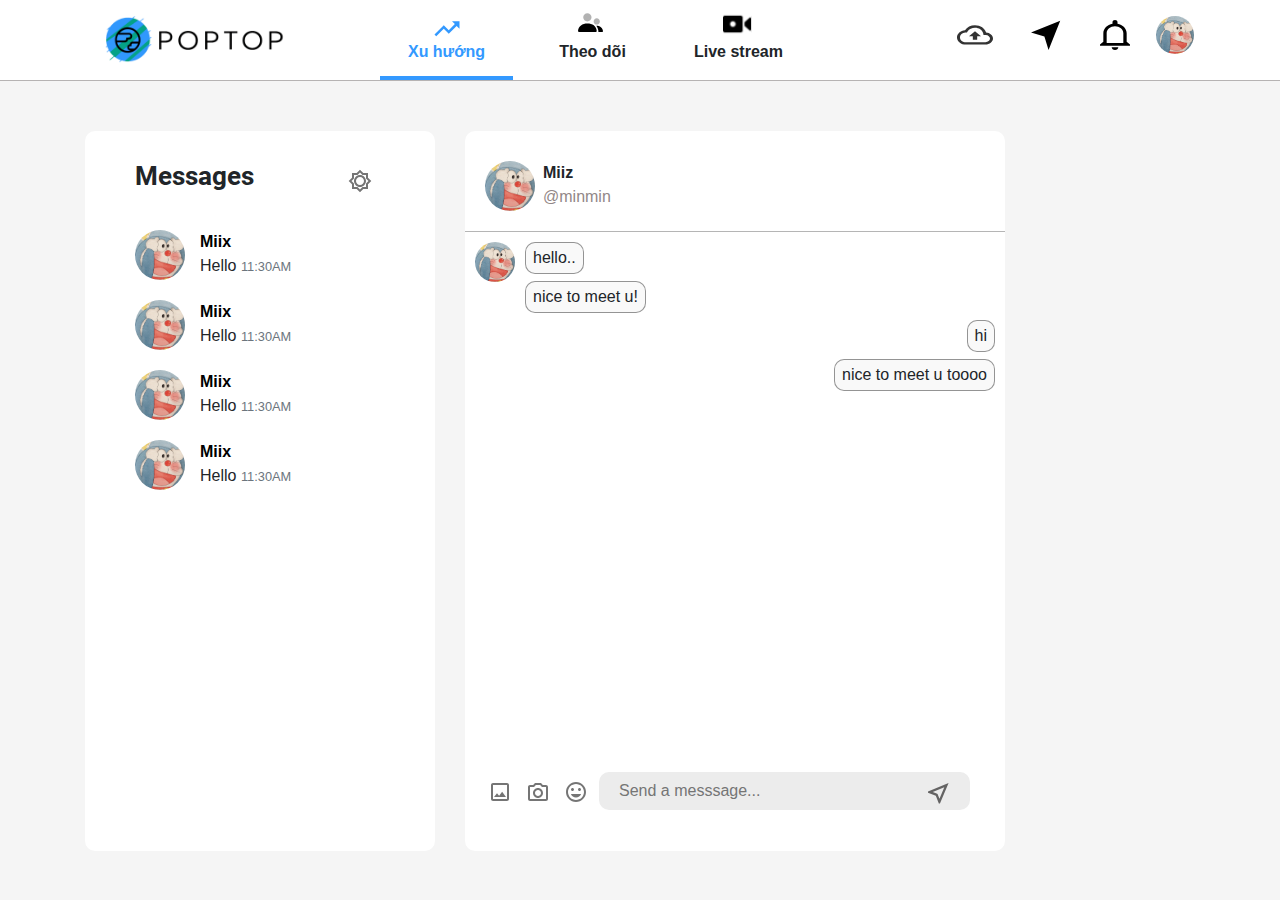
<file: message.html>
<!DOCTYPE html>
<html lang="en">
<head>
    <meta charset="UTF-8">
    <meta name="viewport" content="width=device-width, initial-scale=1.0">
    <title>Poptop</title>

    <!-- /*-----*-----*-- setup-lib-css --*-----*-----*/ -->
    <link rel="stylesheet" href="https://cdnjs.cloudflare.com/ajax/libs/OwlCarousel2/2.3.4/assets/owl.carousel.min.css" integrity="sha512-tS3S5qG0BlhnQROyJXvNjeEM4UpMXHrQfTGmbQ1gKmelCxlSEBUaxhRBj/EFTzpbP4RVSrpEikbmdJobCvhE3g==" crossorigin="anonymous" />
    <link rel="stylesheet" href="bootstrap/css/bootstrap.min.css">	
    <link rel="stylesheet" href="asset/fontawesome/css/all.min.css">    
    <link rel="stylesheet" href="asset/setup.css">
    
    <!-- /*-----*-----*-- component --*-----*-----*/ -->
    <link rel="stylesheet" href="./component/header/style.css">
    <link rel="stylesheet" href="./component/sidebar/style.css">
    <link rel="stylesheet" href="./component/message/style.css">
    <!-- /*-----*-----*-- edit-style --*-----*-----*/ -->

    <!-- /*-----*-----*-- important --*-----*-----*/ -->
    <link rel="stylesheet" href="asset/style.css">

</head>
<body  class="scroll" style="background-color: #F5F5F5;">
    <!-- ----- ----- header ----- ------->
    <section class="header-top"></section>
    <section class="header-main">
        <div class="container">
            <div class="row">
                <div class="col-lg-3">
                    <a href="/">
                        <img class="header-logo" src="./src/logo.png" alt="logo">
                    </a>
                </div>
                <div class="col-lg-5">
                    <ul class="list-inline text-center mb-0">
                        <li class="list-inline-item nav-menu">
                            <a href="/" class="active">
                                <div>
                                    <svg width="30" height="30" viewBox="0 0 30 30" fill="none" xmlns="http://www.w3.org/2000/svg">
                                        <path d="M20 11.25L22.8625 14.1125L16.7625 20.2125L11.7625 15.2125L2.5 24.4875L4.2625 26.25L11.7625 18.75L16.7625 23.75L24.6375 15.8875L27.5 18.75V11.25H20Z" fill="black"/>
                                    </svg>
                                        
                                                                               
                                </div>
                                <b>Xu hướng</b>
                            </a>
                           
                        </li>
                        <li class="list-inline-item nav-menu">
                            <a href="./common.html">
                                <div>
                                    <svg width="30" height="30" viewBox="0 0 30 30" fill="none" xmlns="http://www.w3.org/2000/svg">
                                        <path opacity="0.3" fill-rule="evenodd" clip-rule="evenodd" d="M5.20825 7.29167C5.20825 9.59285 7.07373 11.4583 9.37492 11.4583C11.6761 11.4583 13.5416 9.59285 13.5416 7.29167C13.5416 4.99048 11.6761 3.125 9.37492 3.125C7.07373 3.125 5.20825 4.99048 5.20825 7.29167ZM15.6249 11.4583C15.6249 13.1842 17.024 14.5833 18.7499 14.5833C20.4758 14.5833 21.8749 13.1842 21.8749 11.4583C21.8749 9.73244 20.4758 8.33333 18.7499 8.33333C17.024 8.33333 15.6249 9.73244 15.6249 11.4583Z" fill="black"/>
                                        <path fill-rule="evenodd" clip-rule="evenodd" d="M9.35765 13.5417C4.43949 13.5417 0.404436 16.0693 0.000678838 21.0408C-0.0213143 21.3116 0.496575 21.875 0.757815 21.875H17.9653C18.7478 21.875 18.76 21.2453 18.7478 21.0417C18.4426 15.9304 14.345 13.5417 9.35765 13.5417ZM24.4333 21.875H20.4167C20.4167 19.5303 19.642 17.3665 18.3346 15.6256C21.883 15.6644 24.7804 17.4585 24.9984 21.25C25.0072 21.4027 24.9984 21.875 24.4333 21.875Z" fill="black"/>
                                        </svg>
                                        
                                        
                                         
                                </div>
                                <b>Theo dõi</b>
                            </a>
                            
                        </li>
                        <li class="list-inline-item nav-menu">
                            <a href="./livestream.html">
                                <div>
                                    <svg width="30" height="30" viewBox="0 0 32 32" fill="none" xmlns="http://www.w3.org/2000/svg" xmlns:xlink="http://www.w3.org/1999/xlink">
                                        <rect width="30" height="30" fill="url(#pattern0)"/>
                                        <defs>
                                        <pattern id="pattern0" patternContentUnits="objectBoundingBox" width="1" height="1">
                                        <use xlink:href="#image0" transform="scale(0.0333333)"/>
                                        </pattern>
                                        <image id="image0" width="30" height="30" xlink:href="[data-uri]"/>
                                        </defs>
                                    </svg>
                                        
                                </div>
                                <b>Live stream</b>
                            </a>
                            
                        </li>

                    </ul>
                </div>
                <div class="col-lg-4">
                    <ul class="list-inline text-right mb-0 right-nav-header">
                        <li class="list-inline-item">
                            
                            <a class="btn" href="upload.html">
                                
                                <svg width="1em" height="1em" viewBox="0 0 34 28" fill="none" xmlns="http://www.w3.org/2000/svg">
                                    <path fill-rule="evenodd" clip-rule="evenodd" d="M27.4125 11.7434C26.4492 7.81452 22.1567 4.86502 17 4.86502C12.9058 4.86502 9.35 6.73266 7.57917 9.46579C3.315 9.8302 0 12.7342 0 16.2531C0 20.0225 3.81083 23.0859 8.5 23.0859H26.9167C30.8267 23.0859 34 20.535 34 17.3919C34 14.3854 31.0958 11.9484 27.4125 11.7434ZM26.9167 20.8083H8.5C5.36917 20.8083 2.83333 18.7698 2.83333 16.2531C2.83333 13.9185 5.00083 11.9712 7.87667 11.732L9.3925 11.6067L10.1008 10.5249C11.4467 8.44086 14.0817 7.14263 17 7.14263C20.7117 7.14263 23.9133 9.2608 24.6358 12.1875L25.0608 13.8957L27.2283 14.021C29.4383 14.1349 31.1667 15.6267 31.1667 17.3919C31.1667 19.2709 29.2542 20.8083 26.9167 20.8083ZM14.9458 15.1143H11.3333L17 10.559L22.6667 15.1143H19.0542V18.5307H14.9458V15.1143Z" fill="#333333"/>
                                </svg>
                                    
                            </a>

                        </li>
                        <li class="list-inline-item">
                            <a href="#" class="btn">
                                <svg width="30" height="30" viewBox="0 0 30 30" fill="none" xmlns="http://www.w3.org/2000/svg">
                                    <path d="M13.3977 16.6022L1.71633e-05 12.4371L29.2186 0.781366L17.5628 29.9999L13.3977 16.6022Z" fill="black"/>
                                </svg>
                            </a>
                                
                        </li>
                        <li class="list-inline-item">
                            <button class="btn">
                                <svg width="30" height="30" viewBox="0 0 30 30" fill="none" xmlns="http://www.w3.org/2000/svg">
                                    <path fill-rule="evenodd" clip-rule="evenodd" d="M12.5 2.09302C12.5 0.934884 13.6167 0 15 0C16.3833 0 17.5 0.934884 17.5 2.09302V3.72558C22.7333 4.67442 26.6667 8.5814 26.6667 13.2558V21.6279L30 24.4186V25.814H0V24.4186L3.33333 21.6279V13.2558C3.33333 8.5814 7.26667 4.67442 12.5 3.72558V2.09302ZM14.9998 6.27907C19.5998 6.27907 23.3332 9.40465 23.3332 13.2558V23.0233H6.6665V13.2558C6.6665 9.40465 10.3998 6.27907 14.9998 6.27907ZM11.6833 27.2233C11.6833 28.7582 13.1667 30.0001 15 30.0001C16.8333 30.0001 18.3167 28.7582 18.3167 27.2233H11.6833Z" fill="black"/>
                                </svg>
                            </button>
                                
                        </li>
                        <li class="list-inline-item">
                            <button class="btn btn-account">
                                <img  src="./src/avt.png" alt="">                                 
                            </button>
                        </li>

                    </ul>
                </div>

            </div>
        </div>
    </section>

    <!-- ----- ----- breadcrumb ----- ------->

    <!-- ----- ----- body ----- ------->
    <div class="gap-md"></div>
    <div class="container">
        <div class="row">
            <div class="col-lg-4">
                <div class="wrap-mess-list">
                    <h3 class="title">
                        Messages
                        <button class="btn">
                            <svg width="24" height="24" viewBox="0 0 24 24" fill="none" xmlns="http://www.w3.org/2000/svg">
                                <path fill-rule="evenodd" clip-rule="evenodd" d="M19.9999 3.99994V8.68994L23.3099 11.9999L19.9999 15.3099V19.9999H15.3099L11.9999 23.3099L8.68994 19.9999H3.99994V15.3099L0.689941 11.9999L3.99994 8.68994V3.99994H8.68994L11.9999 0.689941L15.3099 3.99994H19.9999ZM17.9999 17.9999V14.4799L20.4799 11.9999L17.9999 9.51994V5.99994H14.4799L11.9999 3.51994L9.51994 5.99994H5.99994V9.51994L3.51994 11.9999L5.99994 14.4799V17.9999H9.51994L11.9999 20.4799L14.4799 17.9999H17.9999ZM11.9999 5.99994C8.68994 5.99994 5.99994 8.68994 5.99994 11.9999C5.99994 15.3099 8.68994 17.9999 11.9999 17.9999C15.3099 17.9999 17.9999 15.3099 17.9999 11.9999C17.9999 8.68994 15.3099 5.99994 11.9999 5.99994ZM7.99994 11.9999C7.99994 14.2099 9.78994 15.9999 11.9999 15.9999C14.2099 15.9999 15.9999 14.2099 15.9999 11.9999C15.9999 9.78994 14.2099 7.99994 11.9999 7.99994C9.78994 7.99994 7.99994 9.78994 7.99994 11.9999Z" fill="black" fill-opacity="0.54"/>
                            </svg>
                                
                        </button>
                            
                    </h3>
                    <div class="gap-sm"></div>
                    <ul class="list-mess">
                        <li>
                            <div class="wrap-mess">
                                <img src="./src/avt.png" alt="">
                                <div>
                                    <div class="name">Miix</div>
                                    <div>
                                        <span>Hello</span>
                                        <small class="text-muted">11:30AM</small>
                                    </div>
                                </div>
                            </div>
                        </li>
                        <li>
                            <div class="wrap-mess">
                                <img src="./src/avt.png" alt="">
                                <div>
                                    <div class="name">Miix</div>
                                    <div>
                                        <span>Hello</span>
                                        <small class="text-muted">11:30AM</small>
                                    </div>
                                </div>
                            </div>
                        </li>
                        <li>
                            <div class="wrap-mess">
                                <img src="./src/avt.png" alt="">
                                <div>
                                    <div class="name">Miix</div>
                                    <div>
                                        <span>Hello</span>
                                        <small class="text-muted">11:30AM</small>
                                    </div>
                                </div>
                            </div>
                        </li>
                        <li>
                            <div class="wrap-mess">
                                <img src="./src/avt.png" alt="">
                                <div>
                                    <div class="name">Miix</div>
                                    <div>
                                        <span>Hello</span>
                                        <small class="text-muted">11:30AM</small>
                                    </div>
                                </div>
                            </div>
                        </li>
                    </ul>
                </div>
            </div>
            <div class="col-6">
                <div class="chat-area">
                    <div class="header">
                        <img src="./src/avt.png" alt="">
                        <div class="ml-2">
                            <b class="mb-0 mt-1">Miiz</b>
                            <div class="c-gray">@minmin</div>
                        </div>
                    </div>
                    <div class="body">
                        <ul class="list-mess">
                            <li>
                                <div class="mess-in">
                                    <img src="./src/avt.png" alt="">
                                    <ul class="message">
                                        <li>hello..</li>
                                        <li>nice to meet u!</li>
                                    </ul>
                                </div>
                            </li>
                            <li>
                                <div class="mess-out">
                                    <div class="d-flex justify-content-end">
                                        <div class="mess">hi</div>
                                    </div>
                                    <div class="d-flex justify-content-end">
                                        <div class="mess">nice to meet u toooo</div>
                                    </div>
                                </div>
                            </li>
                        </ul>
                    </div>
                    <div class="footer">
                        <div class="input-photo">
                            <label class="btn" for="photo">
                                <svg width="24" height="24" viewBox="0 0 24 24" fill="none" xmlns="http://www.w3.org/2000/svg">
                                    <path fill-rule="evenodd" clip-rule="evenodd" d="M19 3H5C3.9 3 3 3.9 3 5V19C3 20.1 3.9 21 5 21H19C20.1 21 21 20.1 21 19V5C21 3.9 20.1 3 19 3ZM19 5V19H5V5H19ZM11.14 15.73L14.14 11.86L18 17H6L9 13.14L11.14 15.73Z" fill="black" fill-opacity="0.54"/>
                                </svg>                                    
                            </label>
                            <input type="file" name="photo" id="photo">
                        </div>
                        <div class="take-photo">
                            <button class="btn">
                                <svg width="24" height="24" viewBox="0 0 24 24" fill="none" xmlns="http://www.w3.org/2000/svg">
                                    <path fill-rule="evenodd" clip-rule="evenodd" d="M9 3H15L16.83 5H20C21.1 5 22 5.9 22 7V19C22 20.1 21.1 21 20 21H4C2.9 21 2 20.1 2 19V7C2 5.9 2.9 5 4 5H7.17L9 3ZM15.95 7L14.12 5H9.88L8.05 7H4V19H20V7H15.95ZM12 10C13.65 10 15 11.35 15 13C15 14.65 13.65 16 12 16C10.35 16 9 14.65 9 13C9 11.35 10.35 10 12 10ZM7 13C7 10.24 9.24 8 12 8C14.76 8 17 10.24 17 13C17 15.76 14.76 18 12 18C9.24 18 7 15.76 7 13Z" fill="black" fill-opacity="0.54"/>
                                </svg>
                            </button>
                        </div>
                        <div>
                            <button class="btn">
                                <svg width="24" height="24" viewBox="0 0 24 24" fill="none" xmlns="http://www.w3.org/2000/svg">
                                    <path fill-rule="evenodd" clip-rule="evenodd" d="M11.99 2C6.47 2 2 6.48 2 12C2 17.52 6.47 22 11.99 22C17.52 22 22 17.52 22 12C22 6.48 17.52 2 11.99 2ZM12 20C7.58 20 4 16.42 4 12C4 7.58 7.58 4 12 4C16.42 4 20 7.58 20 12C20 16.42 16.42 20 12 20ZM17 9.5C17 10.33 16.33 11 15.5 11C14.67 11 14 10.33 14 9.5C14 8.67 14.67 8 15.5 8C16.33 8 17 8.67 17 9.5ZM8.5 11C9.33 11 10 10.33 10 9.5C10 8.67 9.33 8 8.5 8C7.67 8 7 8.67 7 9.5C7 10.33 7.67 11 8.5 11ZM17.11 14C16.31 16.04 14.33 17.5 12 17.5C9.67 17.5 7.69 16.04 6.89 14H17.11Z" fill="black" fill-opacity="0.54"/>
                                </svg>                                    
                            </button>
                        </div>
                        <form action="" method="GET" id="form-send-mess" class="text">
                            <input type="text" id="text-to-send" placeholder="Send a messsage...">
                            <button type="submit" class="btn icon-send" id="send-mess">
                                <svg class="c-gray" width="24" height="24" viewBox="0 0 24 24" fill="none" xmlns="http://www.w3.org/2000/svg">
                                    <path fill-rule="evenodd" clip-rule="evenodd" d="M3 11.6057L23.5714 3L14.9543 23.5714H13.8343L10.8171 15.7543L3 12.7257V11.6057ZM14.4628 18.84L19.3085 7.26286L7.73136 12.0971L11.6514 13.6171L12.5885 13.9829L12.9542 14.9314L14.4628 18.84Z" />
                                </svg>
                            </button>
                        </form>
                    </div>
                </div>
            </div>
        </div>
    </div>

    <!-- ----- ----- footer ----- ------->
    <section class="footer-2"></section>
    <section class="footer-1"></section>
    <section class="footer-absolute"></section>
</body>
</html>


<!-- /*-----*-----*-- lib-javascript --*-----*-----*/ -->
<script src="bootstrap/js/jquery-3.4.1.min.js"></script>
<script src="bootstrap/js/bootstrap.min.js"></script>
<script src="https://cdnjs.cloudflare.com/ajax/libs/OwlCarousel2/2.3.4/owl.carousel.min.js" integrity="sha512-bPs7Ae6pVvhOSiIcyUClR7/q2OAsRiovw4vAkX+zJbw3ShAeeqezq50RIIcIURq7Oa20rW2n2q+fyXBNcU9lrw==" crossorigin="anonymous"></script>
<!-- /*-----*-----*-- my-script --*-----*-----*/ -->
<script src="./component/header/script.js"></script>
<script src="./component/message/script.js"></script>
</file>
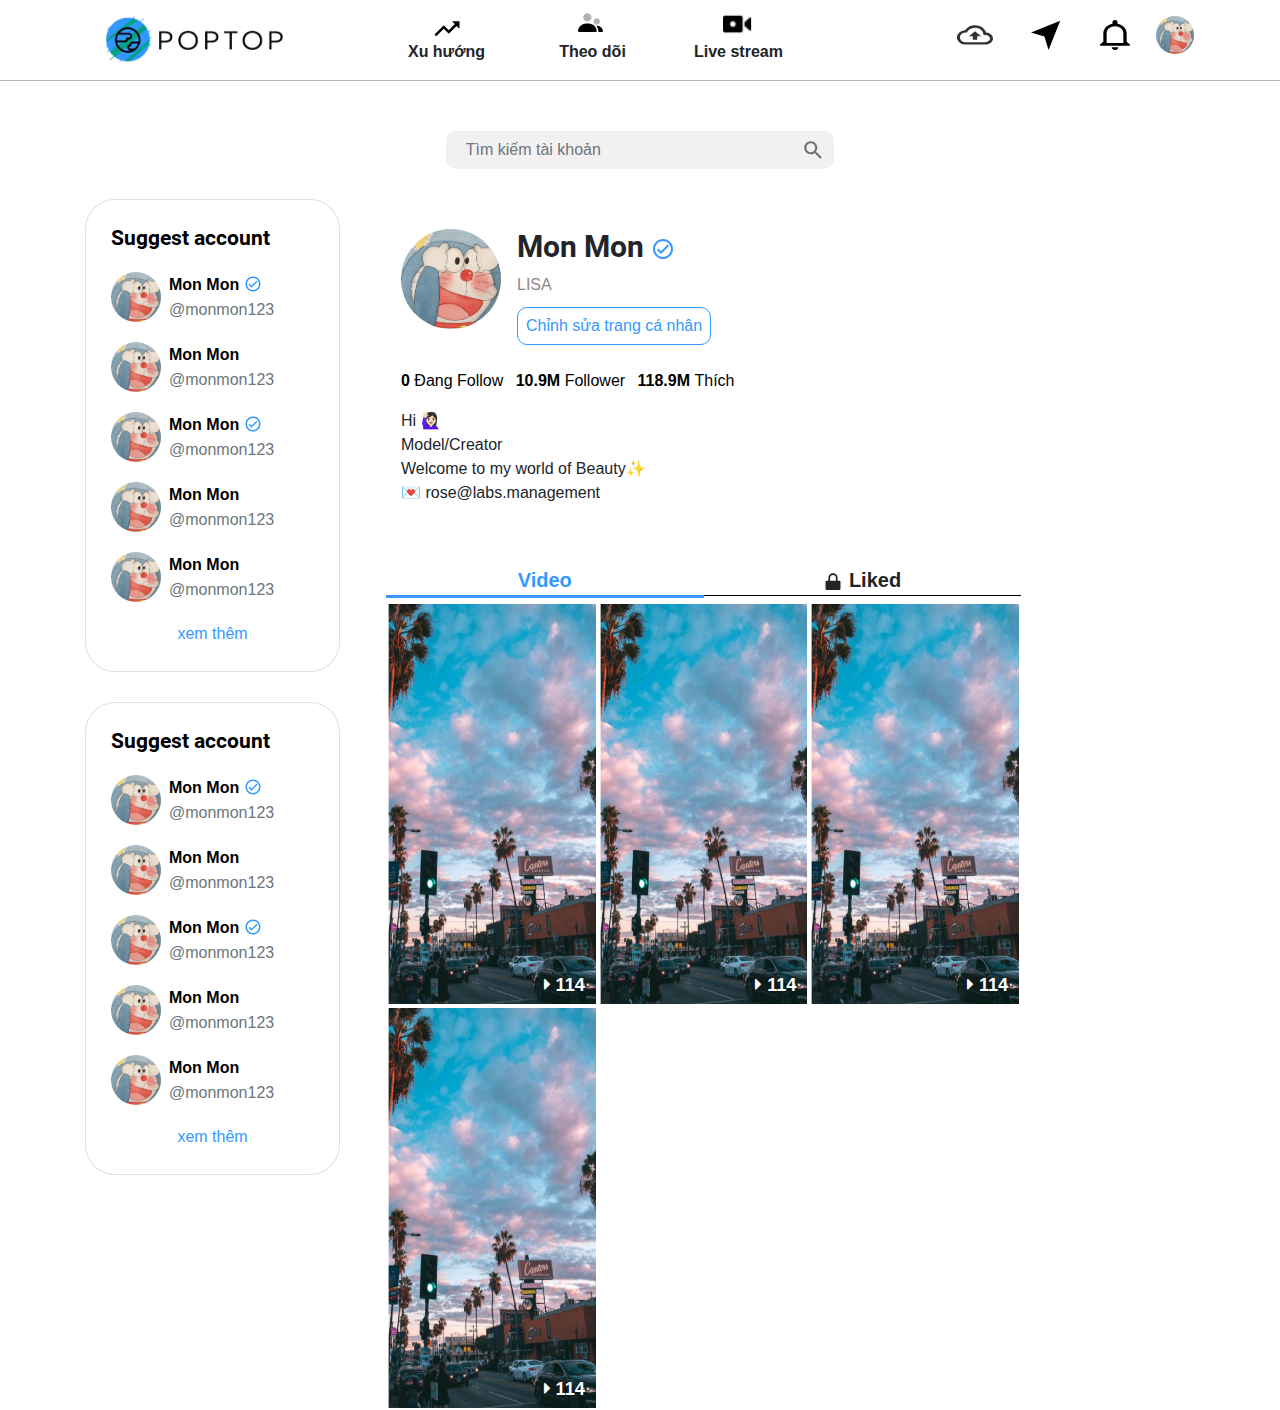
<file: my-profile.html>
<!DOCTYPE html>
<html lang="en">
<head>
    <meta charset="UTF-8">
    <meta name="viewport" content="width=device-width, initial-scale=1.0">
    <title>Poptop</title>

    <!-- /*-----*-----*-- setup-lib-css --*-----*-----*/ -->
    <link rel="stylesheet" href="https://cdnjs.cloudflare.com/ajax/libs/OwlCarousel2/2.3.4/assets/owl.carousel.min.css" integrity="sha512-tS3S5qG0BlhnQROyJXvNjeEM4UpMXHrQfTGmbQ1gKmelCxlSEBUaxhRBj/EFTzpbP4RVSrpEikbmdJobCvhE3g==" crossorigin="anonymous" />
    <link rel="stylesheet" href="bootstrap/css/bootstrap.min.css">	
    <link rel="stylesheet" href="asset/fontawesome/css/all.min.css">    
    <link rel="stylesheet" href="asset/setup.css">
    
    <!-- /*-----*-----*-- component --*-----*-----*/ -->
    <link rel="stylesheet" href="./component/header/style.css">
    <link rel="stylesheet" href="./component/sidebar/style.css">
    <link rel="stylesheet" href="./component/video/style.css">
    <link rel="stylesheet" href="./component/account/style.css">

    <!-- /*-----*-----*-- edit-style --*-----*-----*/ -->

    <!-- /*-----*-----*-- important --*-----*-----*/ -->
    <link rel="stylesheet" href="asset/style.css">

</head>
<body class="scroll bg-white">
    <!-- ----- ----- header ----- ------->
    <section class="header-top"></section>
    <section class="header-main">
        <div class="container">
            <div class="row">
                <div class="col-lg-3">
                    <a href="/">
                        <img class="header-logo" src="./src/logo.png" alt="logo">
                    </a>
                    <div class="d-inline-block d-lg-none float-right list-nav-mb">
                        <li class="list-inline-item">
                            <a href="./message.html" class="btn">
                                <svg width="30" height="30" viewBox="0 0 30 30" fill="none" xmlns="http://www.w3.org/2000/svg">
                                    <path d="M13.3977 16.6022L1.71633e-05 12.4371L29.2186 0.781366L17.5628 29.9999L13.3977 16.6022Z" fill="black"/>
                                </svg>
                            </a>
                                
                        </li>
                        <li class="list-inline-item">
                            <button class="btn open-notify" id="">
                                <svg width="30" height="30" viewBox="0 0 30 30" fill="none" xmlns="http://www.w3.org/2000/svg">
                                    <path fill-rule="evenodd" clip-rule="evenodd" d="M12.5 2.09302C12.5 0.934884 13.6167 0 15 0C16.3833 0 17.5 0.934884 17.5 2.09302V3.72558C22.7333 4.67442 26.6667 8.5814 26.6667 13.2558V21.6279L30 24.4186V25.814H0V24.4186L3.33333 21.6279V13.2558C3.33333 8.5814 7.26667 4.67442 12.5 3.72558V2.09302ZM14.9998 6.27907C19.5998 6.27907 23.3332 9.40465 23.3332 13.2558V23.0233H6.6665V13.2558C6.6665 9.40465 10.3998 6.27907 14.9998 6.27907ZM11.6833 27.2233C11.6833 28.7582 13.1667 30.0001 15 30.0001C16.8333 30.0001 18.3167 28.7582 18.3167 27.2233H11.6833Z" fill="black"/>
                                </svg>
                            </button>
                            <div class="wrap-notify">
                                <div class="header mb-3">
                                    <h4 class="title">Thông báo</h4>
                                    <ul class="list-inline">
                                        <li class="list-inline-item tag active">Tất cả</li>
                                        <li class="list-inline-item tag">Thích</li>
                                        <li class="list-inline-item tag">Bình luận</li>
                                        <li class="list-inline-item tag">Nhắc đến</li>
                                        <li class="list-inline-item tag">Follower</li>

                                    </ul>
                                </div>
                                <p class="text-muted"><b>Hôm nay</b></p>
                                <div class="notify-item">
                                    <img src="./src/avt.png" alt="avatar">
                                    <div style="width: 55%;">
                                        <b>Minn</b><br>
                                        <small class="text-muted">Đã bắt đầu follow bạn. 21-04</small>
                                    </div>
                                    <button class="bg-pink">Follow lại</button>
                                </div>
                                <p class="text-muted mt-4"><b>Trước đây</b></p>
                                <div class="notify-item">
                                    <img src="./src/avt.png" alt="avatar">
                                    <div style="width: 55%;">
                                        <b>Minn</b><br>
                                        <small class="text-muted">Đã bắt đầu follow bạn. 21-04</small>
                                    </div>
                                    <button class="bg-pink">Follow lại</button>
                                </div>
                                <div class="notify-item">
                                    <img src="./src/avt.png" alt="avatar">
                                    <div style="width: 55%;">
                                        <b>Mark Zuckerberg</b><br>
                                        <small class="text-muted">Đã trả lời bình luận của bạn. 22-02</small>
                                    </div>
                                    <button class="bg-purple">Xem </button>
                                </div>
                            </div>
                        </li>

                        <li class="list-inline-item">
                            <button  class="btn btn-account btn-popup-setting">
                                <img  src="./src/avt.png" alt="" style="width: unset;">                                 
                            </button>
                            <div class="wrap-setting-popup">
                                <ul class="unstyle-list">
                                    <li class="popup-item">
                                        <a href="my-profile.html">
                                            <svg xmlns="http://www.w3.org/2000/svg" width="16" height="16" fill="currentColor" class="bi bi-person" viewBox="0 0 16 16">
                                                <path d="M8 8a3 3 0 1 0 0-6 3 3 0 0 0 0 6zm2-3a2 2 0 1 1-4 0 2 2 0 0 1 4 0zm4 8c0 1-1 1-1 1H3s-1 0-1-1 1-4 6-4 6 3 6 4zm-1-.004c-.001-.246-.154-.986-.832-1.664C11.516 10.68 10.289 10 8 10c-2.29 0-3.516.68-4.168 1.332-.678.678-.83 1.418-.832 1.664h10z"/>
                                            </svg>
                                            <span>Xem hồ sơ</span>
                                        </a>
                                    </li>
                                    <li class="popup-item">
                                        <a href="setting.html">
                                            <svg xmlns="http://www.w3.org/2000/svg" width="16" height="16" fill="currentColor" class="bi bi-gear" viewBox="0 0 16 16">
                                                <path d="M8 4.754a3.246 3.246 0 1 0 0 6.492 3.246 3.246 0 0 0 0-6.492zM5.754 8a2.246 2.246 0 1 1 4.492 0 2.246 2.246 0 0 1-4.492 0z"/>
                                                <path d="M9.796 1.343c-.527-1.79-3.065-1.79-3.592 0l-.094.319a.873.873 0 0 1-1.255.52l-.292-.16c-1.64-.892-3.433.902-2.54 2.541l.159.292a.873.873 0 0 1-.52 1.255l-.319.094c-1.79.527-1.79 3.065 0 3.592l.319.094a.873.873 0 0 1 .52 1.255l-.16.292c-.892 1.64.901 3.434 2.541 2.54l.292-.159a.873.873 0 0 1 1.255.52l.094.319c.527 1.79 3.065 1.79 3.592 0l.094-.319a.873.873 0 0 1 1.255-.52l.292.16c1.64.893 3.434-.902 2.54-2.541l-.159-.292a.873.873 0 0 1 .52-1.255l.319-.094c1.79-.527 1.79-3.065 0-3.592l-.319-.094a.873.873 0 0 1-.52-1.255l.16-.292c.893-1.64-.902-3.433-2.541-2.54l-.292.159a.873.873 0 0 1-1.255-.52l-.094-.319zm-2.633.283c.246-.835 1.428-.835 1.674 0l.094.319a1.873 1.873 0 0 0 2.693 1.115l.291-.16c.764-.415 1.6.42 1.184 1.185l-.159.292a1.873 1.873 0 0 0 1.116 2.692l.318.094c.835.246.835 1.428 0 1.674l-.319.094a1.873 1.873 0 0 0-1.115 2.693l.16.291c.415.764-.42 1.6-1.185 1.184l-.291-.159a1.873 1.873 0 0 0-2.693 1.116l-.094.318c-.246.835-1.428.835-1.674 0l-.094-.319a1.873 1.873 0 0 0-2.692-1.115l-.292.16c-.764.415-1.6-.42-1.184-1.185l.159-.291A1.873 1.873 0 0 0 1.945 8.93l-.319-.094c-.835-.246-.835-1.428 0-1.674l.319-.094A1.873 1.873 0 0 0 3.06 4.377l-.16-.292c-.415-.764.42-1.6 1.185-1.184l.292.159a1.873 1.873 0 0 0 2.692-1.115l.094-.319z"/>
                                            </svg>
                                            <span>Cài đặt</span>
                                        </a>
                                    </li>
                                    <li class="popup-item">
                                        <a href="support.html">
                                            <svg xmlns="http://www.w3.org/2000/svg" width="16" height="16" fill="currentColor" class="bi bi-question-circle" viewBox="0 0 16 16">
                                                <path d="M8 15A7 7 0 1 1 8 1a7 7 0 0 1 0 14zm0 1A8 8 0 1 0 8 0a8 8 0 0 0 0 16z"/>
                                                <path d="M5.255 5.786a.237.237 0 0 0 .241.247h.825c.138 0 .248-.113.266-.25.09-.656.54-1.134 1.342-1.134.686 0 1.314.343 1.314 1.168 0 .635-.374.927-.965 1.371-.673.489-1.206 1.06-1.168 1.987l.003.217a.25.25 0 0 0 .25.246h.811a.25.25 0 0 0 .25-.25v-.105c0-.718.273-.927 1.01-1.486.609-.463 1.244-.977 1.244-2.056 0-1.511-1.276-2.241-2.673-2.241-1.267 0-2.655.59-2.75 2.286zm1.557 5.763c0 .533.425.927 1.01.927.609 0 1.028-.394 1.028-.927 0-.552-.42-.94-1.029-.94-.584 0-1.009.388-1.009.94z"/>
                                            </svg>
                                            <span>Phản hồi và trợ giúp</span>
                                        </a>
                                    </li>
                                    <li class="popup-item">
                                        <a href="index.html">
                                            <svg xmlns="http://www.w3.org/2000/svg" width="16" height="16" fill="currentColor" class="bi bi-box-arrow-right" viewBox="0 0 16 16">
                                                <path fill-rule="evenodd" d="M10 12.5a.5.5 0 0 1-.5.5h-8a.5.5 0 0 1-.5-.5v-9a.5.5 0 0 1 .5-.5h8a.5.5 0 0 1 .5.5v2a.5.5 0 0 0 1 0v-2A1.5 1.5 0 0 0 9.5 2h-8A1.5 1.5 0 0 0 0 3.5v9A1.5 1.5 0 0 0 1.5 14h8a1.5 1.5 0 0 0 1.5-1.5v-2a.5.5 0 0 0-1 0v2z"/>
                                                <path fill-rule="evenodd" d="M15.854 8.354a.5.5 0 0 0 0-.708l-3-3a.5.5 0 0 0-.708.708L14.293 7.5H5.5a.5.5 0 0 0 0 1h8.793l-2.147 2.146a.5.5 0 0 0 .708.708l3-3z"/>
                                            </svg>
                                            <span>Đăng xuất</span>
                                        </a>
                                    </li>

                                </ul>
                            </div>
                        </li>
                    </div>
                </div>
                <div class="col-lg-5">
                    <ul class="list-inline text-center mb-0">
                        <li class="list-inline-item nav-menu">
                            <a href="/">
                                <div>
                                    <svg width="30" height="30" viewBox="0 0 30 30" fill="none" xmlns="http://www.w3.org/2000/svg">
                                        <path d="M20 11.25L22.8625 14.1125L16.7625 20.2125L11.7625 15.2125L2.5 24.4875L4.2625 26.25L11.7625 18.75L16.7625 23.75L24.6375 15.8875L27.5 18.75V11.25H20Z" fill="black"/>
                                    </svg>
                                        
                                                                               
                                </div>
                                <b>Xu hướng</b>
                            </a>
                           
                        </li>
                        <li class="list-inline-item nav-menu">
                            <a href="./common.html">
                                <div>
                                    <svg width="30" height="30" viewBox="0 0 30 30" fill="none" xmlns="http://www.w3.org/2000/svg">
                                        <path opacity="0.3" fill-rule="evenodd" clip-rule="evenodd" d="M5.20825 7.29167C5.20825 9.59285 7.07373 11.4583 9.37492 11.4583C11.6761 11.4583 13.5416 9.59285 13.5416 7.29167C13.5416 4.99048 11.6761 3.125 9.37492 3.125C7.07373 3.125 5.20825 4.99048 5.20825 7.29167ZM15.6249 11.4583C15.6249 13.1842 17.024 14.5833 18.7499 14.5833C20.4758 14.5833 21.8749 13.1842 21.8749 11.4583C21.8749 9.73244 20.4758 8.33333 18.7499 8.33333C17.024 8.33333 15.6249 9.73244 15.6249 11.4583Z" fill="black"/>
                                        <path fill-rule="evenodd" clip-rule="evenodd" d="M9.35765 13.5417C4.43949 13.5417 0.404436 16.0693 0.000678838 21.0408C-0.0213143 21.3116 0.496575 21.875 0.757815 21.875H17.9653C18.7478 21.875 18.76 21.2453 18.7478 21.0417C18.4426 15.9304 14.345 13.5417 9.35765 13.5417ZM24.4333 21.875H20.4167C20.4167 19.5303 19.642 17.3665 18.3346 15.6256C21.883 15.6644 24.7804 17.4585 24.9984 21.25C25.0072 21.4027 24.9984 21.875 24.4333 21.875Z" fill="black"/>
                                        </svg>
                                        
                                        
                                         
                                </div>
                                <b>Theo dõi</b>
                            </a>
                            
                        </li>
                        <li class="list-inline-item nav-menu">
                            <a href="./livestream.html">
                                <div>
                                    <svg width="30" height="30" viewBox="0 0 32 32" fill="none" xmlns="http://www.w3.org/2000/svg" xmlns:xlink="http://www.w3.org/1999/xlink">
                                        <rect width="30" height="30" fill="url(#pattern0)"/>
                                        <defs>
                                        <pattern id="pattern0" patternContentUnits="objectBoundingBox" width="1" height="1">
                                        <use xlink:href="#image0" transform="scale(0.0333333)"/>
                                        </pattern>
                                        <image id="image0" width="30" height="30" xlink:href="[data-uri]"/>
                                        </defs>
                                    </svg>
                                        
                                </div>
                                <b>Live stream</b>
                            </a>
                            
                        </li>

                    </ul>
                </div>
                <div class="col-lg-4 d-none d-lg-block">
                    <ul class="list-inline text-right mb-0 right-nav-header">
                        <li class="list-inline-item">
                            
                            <a class="btn" href="upload.html">
                                
                                <svg width="1em" height="1em" viewBox="0 0 34 28" fill="none" xmlns="http://www.w3.org/2000/svg">
                                    <path fill-rule="evenodd" clip-rule="evenodd" d="M27.4125 11.7434C26.4492 7.81452 22.1567 4.86502 17 4.86502C12.9058 4.86502 9.35 6.73266 7.57917 9.46579C3.315 9.8302 0 12.7342 0 16.2531C0 20.0225 3.81083 23.0859 8.5 23.0859H26.9167C30.8267 23.0859 34 20.535 34 17.3919C34 14.3854 31.0958 11.9484 27.4125 11.7434ZM26.9167 20.8083H8.5C5.36917 20.8083 2.83333 18.7698 2.83333 16.2531C2.83333 13.9185 5.00083 11.9712 7.87667 11.732L9.3925 11.6067L10.1008 10.5249C11.4467 8.44086 14.0817 7.14263 17 7.14263C20.7117 7.14263 23.9133 9.2608 24.6358 12.1875L25.0608 13.8957L27.2283 14.021C29.4383 14.1349 31.1667 15.6267 31.1667 17.3919C31.1667 19.2709 29.2542 20.8083 26.9167 20.8083ZM14.9458 15.1143H11.3333L17 10.559L22.6667 15.1143H19.0542V18.5307H14.9458V15.1143Z" fill="#333333"/>
                                </svg>
                                    
                            </a>

                        </li>
                        <li class="list-inline-item">
                            <a href="./message.html" class="btn">
                                <svg width="30" height="30" viewBox="0 0 30 30" fill="none" xmlns="http://www.w3.org/2000/svg">
                                    <path d="M13.3977 16.6022L1.71633e-05 12.4371L29.2186 0.781366L17.5628 29.9999L13.3977 16.6022Z" fill="black"/>
                                </svg>
                            </a>
                                
                        </li>
                        <li class="list-inline-item">
                            <button class="btn open-notify" id="">
                                <svg width="30" height="30" viewBox="0 0 30 30" fill="none" xmlns="http://www.w3.org/2000/svg">
                                    <path fill-rule="evenodd" clip-rule="evenodd" d="M12.5 2.09302C12.5 0.934884 13.6167 0 15 0C16.3833 0 17.5 0.934884 17.5 2.09302V3.72558C22.7333 4.67442 26.6667 8.5814 26.6667 13.2558V21.6279L30 24.4186V25.814H0V24.4186L3.33333 21.6279V13.2558C3.33333 8.5814 7.26667 4.67442 12.5 3.72558V2.09302ZM14.9998 6.27907C19.5998 6.27907 23.3332 9.40465 23.3332 13.2558V23.0233H6.6665V13.2558C6.6665 9.40465 10.3998 6.27907 14.9998 6.27907ZM11.6833 27.2233C11.6833 28.7582 13.1667 30.0001 15 30.0001C16.8333 30.0001 18.3167 28.7582 18.3167 27.2233H11.6833Z" fill="black"/>
                                </svg>
                            </button>
                            <div class="wrap-notify">
                                <div class="header mb-3">
                                    <h4 class="title">Thông báo</h4>
                                    <ul class="list-inline">
                                        <li class="list-inline-item tag active">Tất cả</li>
                                        <li class="list-inline-item tag">Thích</li>
                                        <li class="list-inline-item tag">Bình luận</li>
                                        <li class="list-inline-item tag">Nhắc đến</li>
                                        <li class="list-inline-item tag">Follower</li>

                                    </ul>
                                </div>
                                <p class="text-muted"><b>Hôm nay</b></p>
                                <div class="notify-item">
                                    <img src="./src/avt.png" alt="avatar">
                                    <div style="width: 55%;">
                                        <b>Minn</b><br>
                                        <small class="text-muted">Đã bắt đầu follow bạn. 21-04</small>
                                    </div>
                                    <button class="bg-pink">Follow lại</button>
                                </div>
                                <p class="text-muted mt-4"><b>Trước đây</b></p>
                                <div class="notify-item">
                                    <img src="./src/avt.png" alt="avatar">
                                    <div style="width: 55%;">
                                        <b>Minn</b><br>
                                        <small class="text-muted">Đã bắt đầu follow bạn. 21-04</small>
                                    </div>
                                    <button class="bg-pink">Follow lại</button>
                                </div>
                                <div class="notify-item">
                                    <img src="./src/avt.png" alt="avatar">
                                    <div style="width: 55%;">
                                        <b>Mark Zuckerberg</b><br>
                                        <small class="text-muted">Đã trả lời bình luận của bạn. 22-02</small>
                                    </div>
                                    <button class="bg-purple">Xem </button>
                                </div>
                            </div>
                        </li>

                        <li class="list-inline-item">
                            <button  class="btn btn-account btn-popup-setting">
                                <img  src="./src/avt.png" alt="" style="width: unset;">                                 
                            </button>
                            <div class="wrap-setting-popup">
                                <ul class="unstyle-list">
                                    <li class="popup-item">
                                        <a href="my-profile.html">
                                            <svg xmlns="http://www.w3.org/2000/svg" width="16" height="16" fill="currentColor" class="bi bi-person" viewBox="0 0 16 16">
                                                <path d="M8 8a3 3 0 1 0 0-6 3 3 0 0 0 0 6zm2-3a2 2 0 1 1-4 0 2 2 0 0 1 4 0zm4 8c0 1-1 1-1 1H3s-1 0-1-1 1-4 6-4 6 3 6 4zm-1-.004c-.001-.246-.154-.986-.832-1.664C11.516 10.68 10.289 10 8 10c-2.29 0-3.516.68-4.168 1.332-.678.678-.83 1.418-.832 1.664h10z"/>
                                            </svg>
                                            <span>Xem hồ sơ</span>
                                        </a>
                                    </li>
                                    <li class="popup-item">
                                        <a href="setting.html">
                                            <svg xmlns="http://www.w3.org/2000/svg" width="16" height="16" fill="currentColor" class="bi bi-gear" viewBox="0 0 16 16">
                                                <path d="M8 4.754a3.246 3.246 0 1 0 0 6.492 3.246 3.246 0 0 0 0-6.492zM5.754 8a2.246 2.246 0 1 1 4.492 0 2.246 2.246 0 0 1-4.492 0z"/>
                                                <path d="M9.796 1.343c-.527-1.79-3.065-1.79-3.592 0l-.094.319a.873.873 0 0 1-1.255.52l-.292-.16c-1.64-.892-3.433.902-2.54 2.541l.159.292a.873.873 0 0 1-.52 1.255l-.319.094c-1.79.527-1.79 3.065 0 3.592l.319.094a.873.873 0 0 1 .52 1.255l-.16.292c-.892 1.64.901 3.434 2.541 2.54l.292-.159a.873.873 0 0 1 1.255.52l.094.319c.527 1.79 3.065 1.79 3.592 0l.094-.319a.873.873 0 0 1 1.255-.52l.292.16c1.64.893 3.434-.902 2.54-2.541l-.159-.292a.873.873 0 0 1 .52-1.255l.319-.094c1.79-.527 1.79-3.065 0-3.592l-.319-.094a.873.873 0 0 1-.52-1.255l.16-.292c.893-1.64-.902-3.433-2.541-2.54l-.292.159a.873.873 0 0 1-1.255-.52l-.094-.319zm-2.633.283c.246-.835 1.428-.835 1.674 0l.094.319a1.873 1.873 0 0 0 2.693 1.115l.291-.16c.764-.415 1.6.42 1.184 1.185l-.159.292a1.873 1.873 0 0 0 1.116 2.692l.318.094c.835.246.835 1.428 0 1.674l-.319.094a1.873 1.873 0 0 0-1.115 2.693l.16.291c.415.764-.42 1.6-1.185 1.184l-.291-.159a1.873 1.873 0 0 0-2.693 1.116l-.094.318c-.246.835-1.428.835-1.674 0l-.094-.319a1.873 1.873 0 0 0-2.692-1.115l-.292.16c-.764.415-1.6-.42-1.184-1.185l.159-.291A1.873 1.873 0 0 0 1.945 8.93l-.319-.094c-.835-.246-.835-1.428 0-1.674l.319-.094A1.873 1.873 0 0 0 3.06 4.377l-.16-.292c-.415-.764.42-1.6 1.185-1.184l.292.159a1.873 1.873 0 0 0 2.692-1.115l.094-.319z"/>
                                            </svg>
                                            <span>Cài đặt</span>
                                        </a>
                                    </li>
                                    <li class="popup-item">
                                        <a href="support.html">
                                            <svg xmlns="http://www.w3.org/2000/svg" width="16" height="16" fill="currentColor" class="bi bi-question-circle" viewBox="0 0 16 16">
                                                <path d="M8 15A7 7 0 1 1 8 1a7 7 0 0 1 0 14zm0 1A8 8 0 1 0 8 0a8 8 0 0 0 0 16z"/>
                                                <path d="M5.255 5.786a.237.237 0 0 0 .241.247h.825c.138 0 .248-.113.266-.25.09-.656.54-1.134 1.342-1.134.686 0 1.314.343 1.314 1.168 0 .635-.374.927-.965 1.371-.673.489-1.206 1.06-1.168 1.987l.003.217a.25.25 0 0 0 .25.246h.811a.25.25 0 0 0 .25-.25v-.105c0-.718.273-.927 1.01-1.486.609-.463 1.244-.977 1.244-2.056 0-1.511-1.276-2.241-2.673-2.241-1.267 0-2.655.59-2.75 2.286zm1.557 5.763c0 .533.425.927 1.01.927.609 0 1.028-.394 1.028-.927 0-.552-.42-.94-1.029-.94-.584 0-1.009.388-1.009.94z"/>
                                            </svg>
                                            <span>Phản hồi và trợ giúp</span>
                                        </a>
                                    </li>
                                    <li class="popup-item">
                                        <a href="index.html">
                                            <svg xmlns="http://www.w3.org/2000/svg" width="16" height="16" fill="currentColor" class="bi bi-box-arrow-right" viewBox="0 0 16 16">
                                                <path fill-rule="evenodd" d="M10 12.5a.5.5 0 0 1-.5.5h-8a.5.5 0 0 1-.5-.5v-9a.5.5 0 0 1 .5-.5h8a.5.5 0 0 1 .5.5v2a.5.5 0 0 0 1 0v-2A1.5 1.5 0 0 0 9.5 2h-8A1.5 1.5 0 0 0 0 3.5v9A1.5 1.5 0 0 0 1.5 14h8a1.5 1.5 0 0 0 1.5-1.5v-2a.5.5 0 0 0-1 0v2z"/>
                                                <path fill-rule="evenodd" d="M15.854 8.354a.5.5 0 0 0 0-.708l-3-3a.5.5 0 0 0-.708.708L14.293 7.5H5.5a.5.5 0 0 0 0 1h8.793l-2.147 2.146a.5.5 0 0 0 .708.708l3-3z"/>
                                            </svg>
                                            <span>Đăng xuất</span>
                                        </a>
                                    </li>

                                </ul>
                            </div>
                        </li>

                    </ul>

                </div>
            </div>
        </div>
    </section>

    <section class="header-bottom"></section>
    <!-- ----- ----- breadcrumb ----- ------->

    <!-- ----- ----- body ----- ------->
    <div class="container main-section">
        <div class="gap-md d-none d-lg-block"></div>
        <div class="gap-sm d-block d-lg-none"></div>
        <div class="row">
            <div class="col-12">
                <div class="input-group search-input">
                    <input class="form-control" id="input_search" type="text" name="search" placeholder="Tìm kiếm tài khoản" aria-label="Recipient's " aria-describedby="my-addon">
                    <div class="input-group-append">
                        <span class="clear-search">
                            <svg width="22" height="22" viewBox="0 0 22 22" fill="none" xmlns="http://www.w3.org/2000/svg">
                                <path fill-rule="evenodd" clip-rule="evenodd" d="M11 1.83334C5.93087 1.83334 1.83337 5.93084 1.83337 11C1.83337 16.0692 5.93087 20.1667 11 20.1667C16.0692 20.1667 20.1667 16.0692 20.1667 11C20.1667 5.93084 16.0692 1.83334 11 1.83334ZM13.3742 7.33334L11 9.70751L8.62587 7.33334L7.33337 8.62584L9.70754 11L7.33337 13.3742L8.62587 14.6667L11 12.2925L13.3742 14.6667L14.6667 13.3742L12.2925 11L14.6667 8.62584L13.3742 7.33334ZM3.66671 11C3.66671 15.0425 6.95754 18.3333 11 18.3333C15.0425 18.3333 18.3334 15.0425 18.3334 11C18.3334 6.95751 15.0425 3.66668 11 3.66668C6.95754 3.66668 3.66671 6.95751 3.66671 11Z" fill="black" fill-opacity="0.54"/>
                            </svg>                                
                        </span>

                        <a href="search.html" class="input-group-text" id="my-addon" >
                            <svg width="18" height="18" viewBox="0 0 18 18" fill="none" xmlns="http://www.w3.org/2000/svg">
                                <path fill-rule="evenodd" clip-rule="evenodd" d="M11.965 11.255H12.755L17.745 16.255L16.255 17.745L11.255 12.755V11.965L10.985 11.685C9.845 12.665 8.365 13.255 6.755 13.255C3.165 13.255 0.255005 10.345 0.255005 6.755C0.255005 3.165 3.165 0.255005 6.755 0.255005C10.345 0.255005 13.255 3.165 13.255 6.755C13.255 8.365 12.665 9.845 11.685 10.985L11.965 11.255ZM2.255 6.755C2.255 9.245 4.26501 11.255 6.755 11.255C9.245 11.255 11.255 9.245 11.255 6.755C11.255 4.26501 9.245 2.255 6.755 2.255C4.26501 2.255 2.255 4.26501 2.255 6.755Z" fill="black" fill-opacity="0.54"/>
                            </svg>
                        </a>
                    </div>
                </div>
                
            </div>

        </div>
        <div class="gap-sm d-none d-lg-block"></div>
        <div class="row">
            <div class="col-lg-3 d-none d-lg-block">
                <div class="wrap-suggest">
                    <div class="title">
                        Suggest account
                    </div>
                    <ul class="list-unstyled mb-0">
                        <li>
                            <a href="profile.html" class="wrap-account">
                                <div class="d-flex flex-box">
                                    <div class="mr-2">
                                        <img src="./src/avt.png" alt="avatar" height="50" width="50">
                                    </div>
                                    <div>
                                        <div class="name">
                                            <b class="c-black">Mon Mon</b>
                                            <svg width="18" height="18" viewBox="0 0 18 18" fill="none" xmlns="http://www.w3.org/2000/svg">
                                                <path fill-rule="evenodd" clip-rule="evenodd" d="M9 1.5C4.86 1.5 1.5 4.86 1.5 9C1.5 13.14 4.86 16.5 9 16.5C13.14 16.5 16.5 13.14 16.5 9C16.5 4.86 13.14 1.5 9 1.5ZM9 15C5.6925 15 3 12.3075 3 9C3 5.6925 5.6925 3 9 3C12.3075 3 15 5.6925 15 9C15 12.3075 12.3075 15 9 15ZM7.5 10.6275L12.4425 5.685L13.5 6.75L7.5 12.75L4.5 9.75L5.5575 8.6925L7.5 10.6275Z" fill="#3399FF"/>
                                            </svg>
                                                
                                        </div>
                                        <div class="text-muted">
                                            @monmon123
                                        </div>
                                    </div>
                                </div>

                            </a>
                        </li>
                        <li>
                            <a href="profile.html" class="wrap-account">
                                <div class="d-flex flex-box">
                                    <div class="mr-2">
                                        <img src="./src/avt.png" alt="avatar" height="50" width="50">
                                    </div>
                                    <div>
                                        <div class="name">
                                            <b class="c-black">Mon Mon</b>
                                                
                                        </div>
                                        <div class="text-muted">
                                            @monmon123
                                        </div>
                                    </div>
                                </div>

                            </a>
                        </li>
                        <li>
                            <a href="profile.html" class="wrap-account">
                                <div class="d-flex flex-box">
                                    <div class="mr-2">
                                        <img src="./src/avt.png" alt="avatar" height="50" width="50">
                                    </div>
                                    <div>
                                        <div class="name">
                                            <b class="c-black">Mon Mon</b>
                                            <svg width="18" height="18" viewBox="0 0 18 18" fill="none" xmlns="http://www.w3.org/2000/svg">
                                                <path fill-rule="evenodd" clip-rule="evenodd" d="M9 1.5C4.86 1.5 1.5 4.86 1.5 9C1.5 13.14 4.86 16.5 9 16.5C13.14 16.5 16.5 13.14 16.5 9C16.5 4.86 13.14 1.5 9 1.5ZM9 15C5.6925 15 3 12.3075 3 9C3 5.6925 5.6925 3 9 3C12.3075 3 15 5.6925 15 9C15 12.3075 12.3075 15 9 15ZM7.5 10.6275L12.4425 5.685L13.5 6.75L7.5 12.75L4.5 9.75L5.5575 8.6925L7.5 10.6275Z" fill="#3399FF"/>
                                            </svg>
                                                
                                        </div>
                                        <div class="text-muted">
                                            @monmon123
                                        </div>
                                    </div>
                                </div>

                            </a>
                        </li>
                        <li>
                            <a href="profile.html" class="wrap-account">
                                <div class="d-flex flex-box">
                                    <div class="mr-2">
                                        <img src="./src/avt.png" alt="avatar" height="50" width="50">
                                    </div>
                                    <div>
                                        <div class="name">
                                            <b class="c-black">Mon Mon</b>
                                                
                                        </div>
                                        <div class="text-muted">
                                            @monmon123
                                        </div>
                                    </div>
                                </div>

                            </a>
                        </li>
                        <li>
                            <a href="profile.html" class="wrap-account">
                                <div class="d-flex flex-box">
                                    <div class="mr-2">
                                        <img src="./src/avt.png" alt="avatar" height="50" width="50">
                                    </div>
                                    <div>
                                        <div class="name">
                                            <b class="c-black">Mon Mon</b>
                                                
                                        </div>
                                        <div class="text-muted">
                                            @monmon123
                                        </div>
                                    </div>
                                </div>

                            </a>
                        </li>
                        <li class="mb-0">
                            <a href="#" class="text-center c-blue d-block">xem thêm</a>
                        </li>
                    </ul>
                </div>
                <div class="gap-sm"></div>
                <div class="wrap-suggest">
                    <div class="title">
                        Suggest account
                    </div>
                    <ul class="list-unstyled mb-0">
                        <li>
                            <a href="profile.html" class="wrap-account">
                                <div class="d-flex flex-box">
                                    <div class="mr-2">
                                        <img src="./src/avt.png" alt="avatar" height="50" width="50">
                                    </div>
                                    <div>
                                        <div class="name">
                                            <b class="c-black">Mon Mon</b>
                                            <svg width="18" height="18" viewBox="0 0 18 18" fill="none" xmlns="http://www.w3.org/2000/svg">
                                                <path fill-rule="evenodd" clip-rule="evenodd" d="M9 1.5C4.86 1.5 1.5 4.86 1.5 9C1.5 13.14 4.86 16.5 9 16.5C13.14 16.5 16.5 13.14 16.5 9C16.5 4.86 13.14 1.5 9 1.5ZM9 15C5.6925 15 3 12.3075 3 9C3 5.6925 5.6925 3 9 3C12.3075 3 15 5.6925 15 9C15 12.3075 12.3075 15 9 15ZM7.5 10.6275L12.4425 5.685L13.5 6.75L7.5 12.75L4.5 9.75L5.5575 8.6925L7.5 10.6275Z" fill="#3399FF"/>
                                            </svg>
                                                
                                        </div>
                                        <div class="text-muted">
                                            @monmon123
                                        </div>
                                    </div>
                                </div>

                            </a>
                        </li>
                        <li>
                            <a href="profile.html" class="wrap-account">
                                <div class="d-flex flex-box">
                                    <div class="mr-2">
                                        <img src="./src/avt.png" alt="avatar" height="50" width="50">
                                    </div>
                                    <div>
                                        <div class="name">
                                            <b class="c-black">Mon Mon</b>
                                                
                                        </div>
                                        <div class="text-muted">
                                            @monmon123
                                        </div>
                                    </div>
                                </div>

                            </a>
                        </li>
                        <li>
                            <a href="profile.html" class="wrap-account">
                                <div class="d-flex flex-box">
                                    <div class="mr-2">
                                        <img src="./src/avt.png" alt="avatar" height="50" width="50">
                                    </div>
                                    <div>
                                        <div class="name">
                                            <b class="c-black">Mon Mon</b>
                                            <svg width="18" height="18" viewBox="0 0 18 18" fill="none" xmlns="http://www.w3.org/2000/svg">
                                                <path fill-rule="evenodd" clip-rule="evenodd" d="M9 1.5C4.86 1.5 1.5 4.86 1.5 9C1.5 13.14 4.86 16.5 9 16.5C13.14 16.5 16.5 13.14 16.5 9C16.5 4.86 13.14 1.5 9 1.5ZM9 15C5.6925 15 3 12.3075 3 9C3 5.6925 5.6925 3 9 3C12.3075 3 15 5.6925 15 9C15 12.3075 12.3075 15 9 15ZM7.5 10.6275L12.4425 5.685L13.5 6.75L7.5 12.75L4.5 9.75L5.5575 8.6925L7.5 10.6275Z" fill="#3399FF"/>
                                            </svg>
                                                
                                        </div>
                                        <div class="text-muted">
                                            @monmon123
                                        </div>
                                    </div>
                                </div>

                            </a>
                        </li>
                        <li>
                            <a href="profile.html" class="wrap-account">
                                <div class="d-flex flex-box">
                                    <div class="mr-2">
                                        <img src="./src/avt.png" alt="avatar" height="50" width="50">
                                    </div>
                                    <div>
                                        <div class="name">
                                            <b class="c-black">Mon Mon</b>
                                                
                                        </div>
                                        <div class="text-muted">
                                            @monmon123
                                        </div>
                                    </div>
                                </div>

                            </a>
                        </li>
                        <li>
                            <a href="profile.html" class="wrap-account">
                                <div class="d-flex flex-box">
                                    <div class="mr-2">
                                        <img src="./src/avt.png" alt="avatar" height="50" width="50">
                                    </div>
                                    <div>
                                        <div class="name">
                                            <b class="c-black">Mon Mon</b>
                                                
                                        </div>
                                        <div class="text-muted">
                                            @monmon123
                                        </div>
                                    </div>
                                </div>

                            </a>
                        </li>
                        <li class="mb-0">
                            <a href="#" class="text-center c-blue d-block">xem thêm</a>
                        </li>
                    </ul>
                </div>
            </div>
            
            <div class="col-lg-7 profile ml-3">
                <div class="gap-sm"></div>
                <div class="container">
                    <div class="row">
                        <div class="col-12 col-lg-9">
                            <div class="d-flex">
                                <img src="./src/avt.png" class="avatar mr-3" alt="avatar">
                                <div>
                                    <h2 class="title">Mon Mon
                                        <svg width="1em" height="1em" viewBox="0 0 18 18" fill="none" xmlns="http://www.w3.org/2000/svg">
                                            <path fill-rule="evenodd" clip-rule="evenodd" d="M9 1.5C4.86 1.5 1.5 4.86 1.5 9C1.5 13.14 4.86 16.5 9 16.5C13.14 16.5 16.5 13.14 16.5 9C16.5 4.86 13.14 1.5 9 1.5ZM9 15C5.6925 15 3 12.3075 3 9C3 5.6925 5.6925 3 9 3C12.3075 3 15 5.6925 15 9C15 12.3075 12.3075 15 9 15ZM7.5 10.6275L12.4425 5.685L13.5 6.75L7.5 12.75L4.5 9.75L5.5575 8.6925L7.5 10.6275Z" fill="#3399FF"></path>
                                        </svg>
                                    </h2>
                                    <div class="c-gray">
                                        LISA  
                                    </div>
                                    <div class="gap-xs"></div>
                                    <a href="edit-profile.html" class="btn btn-outline-blue pr-2 pl-2">Chỉnh sửa trang cá nhân</a>
                                    <!-- <div class="" id="followed">
                                        <button class="btn btn-outline-blue">Message</button>
                                        <button id="unfollow" class="btn d-inline-block mess">
                                            <svg version="1.1" id="Capa_1" xmlns="http://www.w3.org/2000/svg" xmlns:xlink="http://www.w3.org/1999/xlink" x="0px" y="0px"
                                            viewBox="0 0 512 512" style="enable-background:new 0 0 512 512;" xml:space="preserve">
                                            <g>
                                                <path d="M234.071,471.132H60.391c-6.453,0-12.333-2.991-16.135-8.207c-3.803-5.218-4.85-11.736-2.874-17.883
                                                    c19.732-61.346,79.908-104.191,146.336-104.191c30.909,0,60.591,9.308,85.838,26.916c9.043,6.307,21.485,4.09,27.795-4.953
                                                    c6.306-9.043,4.089-21.486-4.954-27.794c-12.498-8.717-25.85-15.828-39.817-21.257c18.583-16.896,30.911-40.555,33.053-67.048
                                                    c28.177-27.448,65.111-42.488,104.704-42.488c30.909,0,60.591,9.308,85.838,26.916c9.043,6.307,21.486,4.09,27.795-4.953
                                                    c6.306-9.043,4.089-21.486-4.954-27.794c-12.498-8.717-25.85-15.828-39.817-21.257c20.499-18.638,33.386-45.506,33.386-75.328
                                                    C496.586,45.673,450.913,0,394.774,0c-56.14,0-101.812,45.673-101.812,101.813c0,29.701,12.784,56.473,33.139,75.102
                                                    c-2.785,1.072-5.55,2.212-8.295,3.42c-12.492,5.497-24.241,12.245-35.162,20.183c-15.068-37.415-51.746-63.893-94.49-63.893
                                                    c-56.14,0-101.812,45.673-101.812,101.813c0,29.614,12.71,56.316,32.96,74.938c-54.148,20.292-98.053,63.87-115.927,119.444
                                                    c-5.928,18.431-2.788,37.976,8.616,53.623c11.402,15.645,29.042,24.618,48.401,24.618h173.68
                                                    c11.026,0,19.963-8.938,19.963-19.963S245.096,471.132,234.071,471.132z M394.775,39.926c34.124,0,61.886,27.762,61.886,61.886
                                                    s-27.762,61.886-61.886,61.886c-34.124,0-61.886-27.762-61.886-61.886S360.651,39.926,394.775,39.926z M188.155,176.55
                                                    c34.124,0,61.886,27.762,61.886,61.886s-27.762,61.886-61.886,61.886s-61.886-27.762-61.886-61.886
                                                    S154.031,176.55,188.155,176.55z"/>
                                                <path d="M503.217,326.082c-8.965-6.418-21.436-4.354-27.853,4.612l-98.4,137.447c-2.687,3.116-6.055,3.789-7.859,3.909
                                                    c-1.857,0.127-5.463-0.114-8.555-3.057l-63.703-61.168c-7.954-7.638-20.593-7.379-28.226,0.573
                                                    c-7.637,7.952-7.38,20.59,0.572,28.226l63.767,61.228c9.55,9.091,22.298,14.149,35.414,14.149c1.127,0,2.257-0.037,3.387-0.113
                                                    c14.288-0.952,27.628-7.9,36.599-19.062c0.233-0.289,0.455-0.584,0.672-0.885l98.799-138.006
                                                    C514.247,344.97,512.183,332.5,503.217,326.082z"/>
                                            </g>

                                        </svg>
                                        </button>

                                    </div> -->
                                </div>
                            </div>
                            <div class="mt-4 c-black follow-amount">
                                <b>0 </b>Đang Follow
                                <b class="ml-2">10.9M </b>Follower
                                <b class="ml-2">118.9M </b>Thích
                            </div>
                            <div class="mt-3">
                          
                                    Hi 🙋🏻‍♀️ <br>
                                    Model/Creator <br>
                                    Welcome to my world of Beauty✨ <br>
                                    💌 rose@labs.management <br>
                          
                            </div>
                        </div>
                        <div class="gap-sm"></div>
                        <div class="col-lg-12">
                            <div class="wrap-tab">
                                <div class="row">
                                    <div class="col-6 p-0">
                                        <div class="tab active" id="tab-video">
                                            Video
                                        </div>
                                    </div>
                                    <div class="col-6 p-0">
                                        <div class="tab" id="tab-liked">
                                            <svg width="1em" height="1em" viewBox="0 0 48 48" fill="currentColor" xmlns="http://www.w3.org/2000/svg"><path fill-rule="evenodd" clip-rule="evenodd" d="M24 3C17.9249 3 13 7.92487 13 14V21H8C6.89543 21 6 21.8954 6 23V41C6 42.1046 6.89543 43 8 43H40C41.1046 43 42 42.1046 42 41V23C42 21.8954 41.1046 21 40 21H35V14C35 7.92487 30.0751 3 24 3ZM31 21V14C31 10.134 27.866 7 24 7C20.134 7 17 10.134 17 14V21H31Z"></path></svg>
                                            Liked
                                        </div>
                                    </div>
                                </div>
                                <div class="row mt-1">
                                    <div class="col-12 tab-content d-block" id="tab_video">
                                        <div class="row wrap-list-videos">
                                            <div class="col-6 col-lg-4 video">
                                               <a class="d-block" href="./fullscreenvideo.html">
                                                <img src="src/pic1.png" alt="">
                                                <button class="btn"><i class="fa fa-caret-right" aria-hidden="true"></i> 114</button>
                                               </a>
                                            </div>
                                            <div class="col-6 col-lg-4 video">
                                                <a class="d-block" href="./fullscreenvideo.html">
                                                 <img src="src/pic1.png" alt="">
                                                 <button class="btn"><i class="fa fa-caret-right" aria-hidden="true"></i> 114</button>

                                                </a>
                                             </div>
                                             <div class="col-6 col-lg-4 video">
                                                <a class="d-block" href="./fullscreenvideo.html">
                                                 <img src="src/pic1.png" alt="">
                                                 <button class="btn"><i class="fa fa-caret-right" aria-hidden="true"></i> 114</button>

                                                </a>
                                             </div>
                                             <div class="col-6 col-lg-4 video">
                                                <a class="d-block" href="./fullscreenvideo.html">
                                                 <img src="src/pic1.png" alt="">
                                                 <button class="btn"><i class="fa fa-caret-right" aria-hidden="true"></i> 114</button>

                                                </a>
                                             </div>
                                        </div>
                                    </div>
                                    <div class="col-12 tab-content" id="tab_liked">
                                        <div class="row wrap-list-videos">
                                            <div class="col-6 col-lg-4 video">
                                               <a class="d-block" href="./fullscreenvideo.html">
                                                <img src="src/pic1.png" alt="">
                                                <button class="btn"><i class="fa fa-caret-right" aria-hidden="true"></i> 114</button>
                                               </a>
                                            </div>
                                            <div class="col-6 col-lg-4 video">
                                                <a class="d-block" href="./fullscreenvideo.html">
                                                 <img src="src/pic1.png" alt="">
                                                 <button class="btn"><i class="fa fa-caret-right" aria-hidden="true"></i> 114</button>

                                                </a>
                                             </div>
 
                                        </div>
                                    </div>
                                </div>
                                
                            </div>
                        </div>
                    </div>
                </div>
            </div>
        </div>
    </div>

    <!-- ----- ----- footer ----- ------->
    <section class="footer-2"></section>
    <section class="footer-1"></section>
    <section class="footer-absolute"></section>
</body>
</html>


<!-- /*-----*-----*-- lib-javascript --*-----*-----*/ -->
<script src="bootstrap/js/jquery-3.4.1.min.js"></script>
<script src="bootstrap/js/bootstrap.min.js"></script>
<script src="https://cdnjs.cloudflare.com/ajax/libs/OwlCarousel2/2.3.4/owl.carousel.min.js" integrity="sha512-bPs7Ae6pVvhOSiIcyUClR7/q2OAsRiovw4vAkX+zJbw3ShAeeqezq50RIIcIURq7Oa20rW2n2q+fyXBNcU9lrw==" crossorigin="anonymous"></script>
<!-- /*-----*-----*-- my-script --*-----*-----*/ -->
<script src="./component/header/script.js"></script>
<script src="./component/account/script.js"></script>
</file>
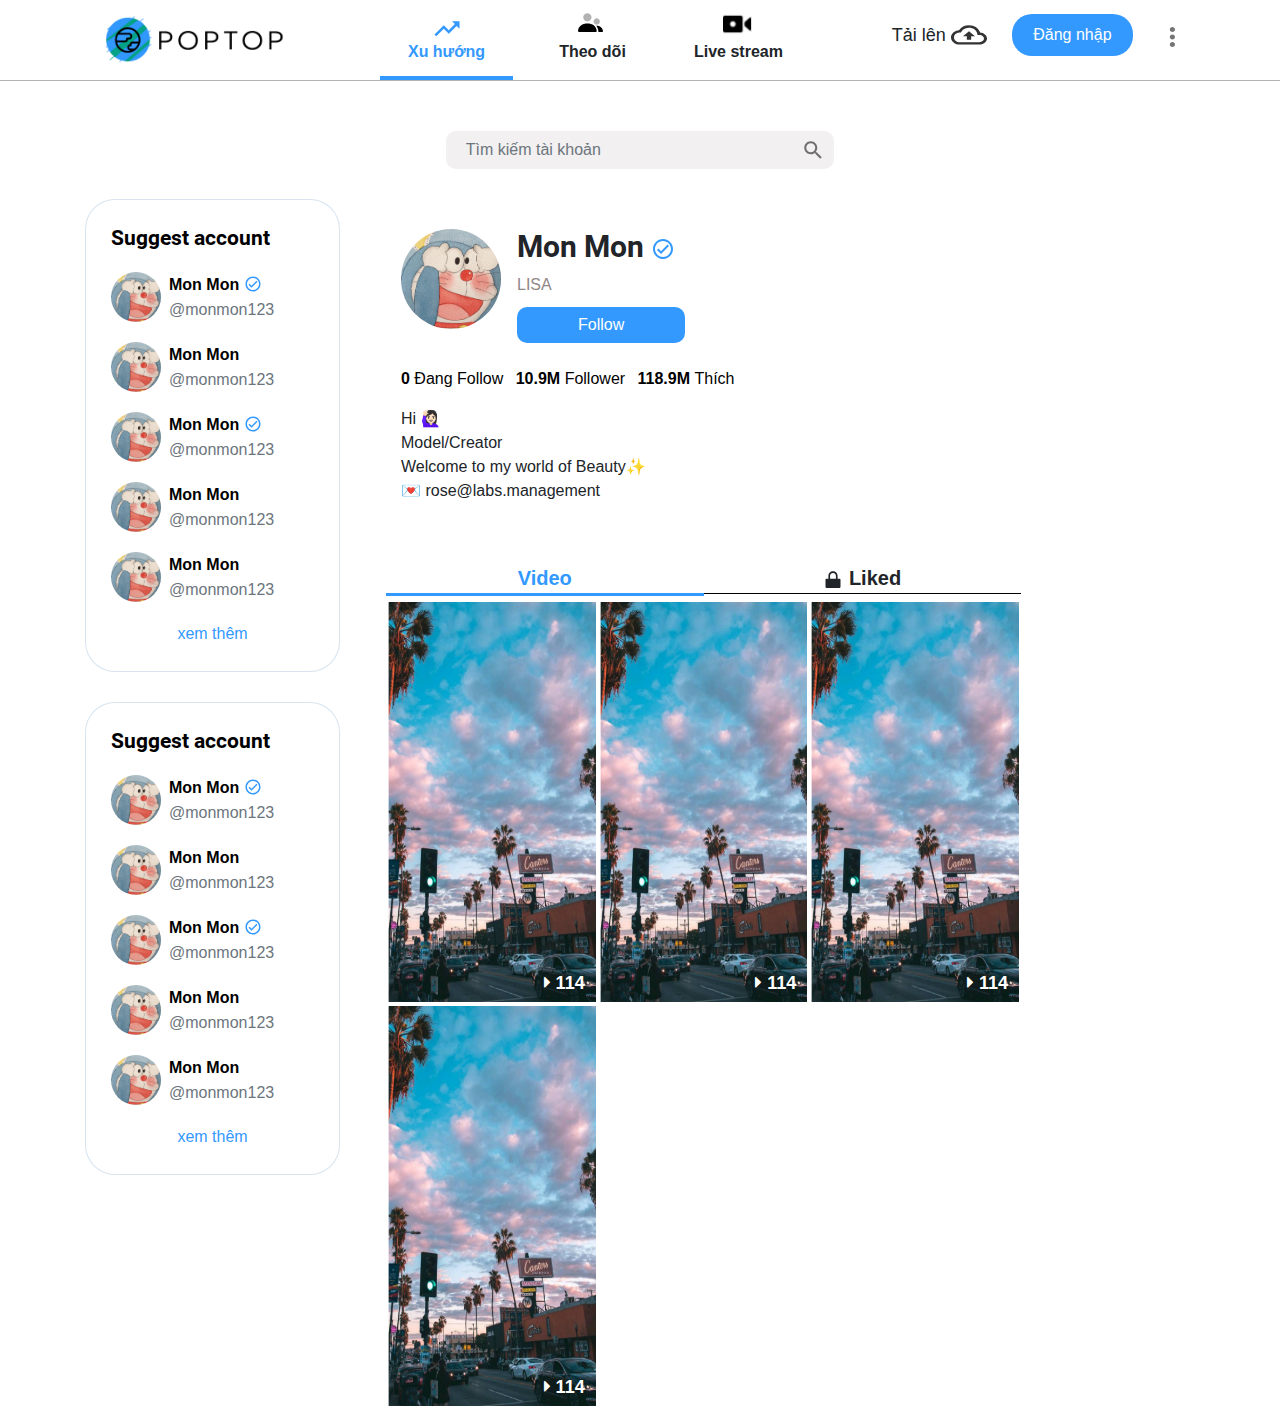
<file: profile.html>
<!DOCTYPE html>
<html lang="en">
<head>
    <meta charset="UTF-8">
    <meta name="viewport" content="width=device-width, initial-scale=1.0">
    <title>Poptop</title>

    <!-- /*-----*-----*-- setup-lib-css --*-----*-----*/ -->
    <link rel="stylesheet" href="https://cdnjs.cloudflare.com/ajax/libs/OwlCarousel2/2.3.4/assets/owl.carousel.min.css" integrity="sha512-tS3S5qG0BlhnQROyJXvNjeEM4UpMXHrQfTGmbQ1gKmelCxlSEBUaxhRBj/EFTzpbP4RVSrpEikbmdJobCvhE3g==" crossorigin="anonymous" />
    <link rel="stylesheet" href="bootstrap/css/bootstrap.min.css">	
    <link rel="stylesheet" href="asset/fontawesome/css/all.min.css">    
    <link rel="stylesheet" href="asset/setup.css">
    
    <!-- /*-----*-----*-- component --*-----*-----*/ -->
    <link rel="stylesheet" href="./component/header/style.css">
    <link rel="stylesheet" href="./component/sidebar/style.css">
    <link rel="stylesheet" href="./component/video/style.css">
    <link rel="stylesheet" href="./component/account/style.css">

    <!-- /*-----*-----*-- edit-style --*-----*-----*/ -->

    <!-- /*-----*-----*-- important --*-----*-----*/ -->
    <link rel="stylesheet" href="asset/style.css">

</head>
<body class="scroll bg-white">
    <!-- ----- ----- header ----- ------->
    <section class="header-top"></section>
    <section class="header-main">
        <div class="container">
            <div class="row">
                <div class="col-lg-3">
                    <a href="/">
                        <img class="header-logo" src="./src/logo.png" alt="logo">
                    </a>
                    <div class="d-inline-block d-lg-none float-right button-mb">
                        <button class="btn btn-blue" type="button" data-toggle="modal" data-target="#login-modal">
                            Đăng nhập
                        </button>
                    </div>
                </div>
                <div class="col-lg-5">
                    <ul class="list-inline text-center mb-0">
                        <li class="list-inline-item nav-menu">
                            <a href="/" class="active">
                                <div>
                                    <svg width="30" height="30" viewBox="0 0 30 30" fill="none" xmlns="http://www.w3.org/2000/svg">
                                        <path d="M20 11.25L22.8625 14.1125L16.7625 20.2125L11.7625 15.2125L2.5 24.4875L4.2625 26.25L11.7625 18.75L16.7625 23.75L24.6375 15.8875L27.5 18.75V11.25H20Z" fill="black"/>
                                    </svg>
                                        
                                                                               
                                </div>
                                <b>Xu hướng</b>
                            </a>
                           
                        </li>
                        <li class="list-inline-item nav-menu">
                            <a href="./common.html">
                                <div>
                                    <svg width="30" height="30" viewBox="0 0 30 30" fill="none" xmlns="http://www.w3.org/2000/svg">
                                        <path opacity="0.3" fill-rule="evenodd" clip-rule="evenodd" d="M5.20825 7.29167C5.20825 9.59285 7.07373 11.4583 9.37492 11.4583C11.6761 11.4583 13.5416 9.59285 13.5416 7.29167C13.5416 4.99048 11.6761 3.125 9.37492 3.125C7.07373 3.125 5.20825 4.99048 5.20825 7.29167ZM15.6249 11.4583C15.6249 13.1842 17.024 14.5833 18.7499 14.5833C20.4758 14.5833 21.8749 13.1842 21.8749 11.4583C21.8749 9.73244 20.4758 8.33333 18.7499 8.33333C17.024 8.33333 15.6249 9.73244 15.6249 11.4583Z" fill="black"/>
                                        <path fill-rule="evenodd" clip-rule="evenodd" d="M9.35765 13.5417C4.43949 13.5417 0.404436 16.0693 0.000678838 21.0408C-0.0213143 21.3116 0.496575 21.875 0.757815 21.875H17.9653C18.7478 21.875 18.76 21.2453 18.7478 21.0417C18.4426 15.9304 14.345 13.5417 9.35765 13.5417ZM24.4333 21.875H20.4167C20.4167 19.5303 19.642 17.3665 18.3346 15.6256C21.883 15.6644 24.7804 17.4585 24.9984 21.25C25.0072 21.4027 24.9984 21.875 24.4333 21.875Z" fill="black"/>
                                        </svg>
                                        
                                        
                                         
                                </div>
                                <b>Theo dõi</b>
                            </a>
                            
                        </li>
                        <li class="list-inline-item nav-menu">
                            <a href="./livestream.html">
                                <div>
                                    <svg width="30" height="30" viewBox="0 0 32 32" fill="none" xmlns="http://www.w3.org/2000/svg" xmlns:xlink="http://www.w3.org/1999/xlink">
                                        <rect width="30" height="30" fill="url(#pattern0)"/>
                                        <defs>
                                        <pattern id="pattern0" patternContentUnits="objectBoundingBox" width="1" height="1">
                                        <use xlink:href="#image0" transform="scale(0.0333333)"/>
                                        </pattern>
                                        <image id="image0" width="30" height="30" xlink:href="[data-uri]"/>
                                        </defs>
                                    </svg>
                                        
                                </div>
                                <b>Live stream</b>
                            </a>
                            
                        </li>

                    </ul>
                </div>
                <div class="col-lg-4 d-none d-lg-block">
                    <ul class="list-inline text-right mb-0 right-nav-header">
                        <li class="list-inline-item">
                            
                            <a class="btn" href="upload.html">
                                <span>Tải lên </span>
                                <svg width="1em" height="1em" viewBox="0 0 34 28" fill="none" xmlns="http://www.w3.org/2000/svg">
                                    <path fill-rule="evenodd" clip-rule="evenodd" d="M27.4125 11.7434C26.4492 7.81452 22.1567 4.86502 17 4.86502C12.9058 4.86502 9.35 6.73266 7.57917 9.46579C3.315 9.8302 0 12.7342 0 16.2531C0 20.0225 3.81083 23.0859 8.5 23.0859H26.9167C30.8267 23.0859 34 20.535 34 17.3919C34 14.3854 31.0958 11.9484 27.4125 11.7434ZM26.9167 20.8083H8.5C5.36917 20.8083 2.83333 18.7698 2.83333 16.2531C2.83333 13.9185 5.00083 11.9712 7.87667 11.732L9.3925 11.6067L10.1008 10.5249C11.4467 8.44086 14.0817 7.14263 17 7.14263C20.7117 7.14263 23.9133 9.2608 24.6358 12.1875L25.0608 13.8957L27.2283 14.021C29.4383 14.1349 31.1667 15.6267 31.1667 17.3919C31.1667 19.2709 29.2542 20.8083 26.9167 20.8083ZM14.9458 15.1143H11.3333L17 10.559L22.6667 15.1143H19.0542V18.5307H14.9458V15.1143Z" fill="#333333"/>
                                </svg>
                                    
                            </a>

                        </li>
                        <li class="list-inline-item">
                            <button class="btn btn-blue"  type="button" data-toggle="modal" data-target="#login-modal">
                                Đăng nhập
                            </button>
                        </li>
                        <li class="list-inline-item">
                            <button class="btn ">
                                <svg width="24" height="24" viewBox="0 0 24 24" fill="none" xmlns="http://www.w3.org/2000/svg">
                                    <path fill-rule="evenodd" clip-rule="evenodd" d="M14.4 9C15.83 9 17 7.875 17 6.5C17 5.125 15.83 4 14.4 4C12.97 4 11.8 5.125 11.8 6.5C11.8 7.875 12.97 9 14.4 9ZM14.4 11.5C12.97 11.5 11.8 12.625 11.8 14C11.8 15.375 12.97 16.5 14.4 16.5C15.83 16.5 17 15.375 17 14C17 12.625 15.83 11.5 14.4 11.5ZM11.8 21.5C11.8 20.125 12.97 19 14.4 19C15.83 19 17 20.125 17 21.5C17 22.875 15.83 24 14.4 24C12.97 24 11.8 22.875 11.8 21.5Z" fill="black" fill-opacity="0.54"/>
                                </svg>                                    
                            </button>
                        </li>

                    </ul>
                </div>
            </div>
        </div>
    </section>
    <!-- modal login -->
    <div id="login-modal" class="modal fade login-modal" tabindex="-1" role="dialog" aria-hidden="true">
        <div class="modal-dialog" role="document">
            <div class="modal-content">
                <div class="modal-body">
                    <div class="float-right mt-3 mr-4">
                        <button class="close" data-dismiss="modal" aria-label="Close">
                            <span aria-hidden="true">
                                <svg width="24" height="24" viewBox="0 0 24 24" fill="none" xmlns="http://www.w3.org/2000/svg">
                                    <path fill-rule="evenodd" clip-rule="evenodd" d="M12 2C6.47 2 2 6.47 2 12C2 17.53 6.47 22 12 22C17.53 22 22 17.53 22 12C22 6.47 17.53 2 12 2ZM14.59 8L12 10.59L9.41 8L8 9.41L10.59 12L8 14.59L9.41 16L12 13.41L14.59 16L16 14.59L13.41 12L16 9.41L14.59 8ZM4 12C4 16.41 7.59 20 12 20C16.41 20 20 16.41 20 12C20 7.59 16.41 4 12 4C7.59 4 4 7.59 4 12Z" fill="black" fill-opacity="1"/>
                                </svg>
                                    
                                    
                            </span>
                        </button>
                    </div>
                    <h3 class="title mt-5 mb-3">Login to Poptop</h3>

                    <small class="small-txt c-blue">Manages your account, check notifications, comment on videos and more</small>
                    <div class="wrap-button mt-4 mb-4">
                        <button class="btn btn-login" type="button" data-toggle="modal" data-target="#QR-modal" data-dismiss="modal">
                            <svg width="36" height="36" viewBox="0 0 36 36" fill="none" xmlns="http://www.w3.org/2000/svg">
                                <path d="M12 6.5C13.1046 6.5 14 5.60457 14 4.5C14 3.39543 13.1046 2.5 12 2.5V6.5ZM2.5 12C2.5 13.1046 3.39543 14 4.5 14C5.60457 14 6.5 13.1046 6.5 12H2.5ZM29.5 12C29.5 13.1046 30.3954 14 31.5 14C32.6046 14 33.5 13.1046 33.5 12H29.5ZM24 2.5C22.8954 2.5 22 3.39543 22 4.5C22 5.60457 22.8954 6.5 24 6.5V2.5ZM24 29.5C22.8954 29.5 22 30.3954 22 31.5C22 32.6046 22.8954 33.5 24 33.5V29.5ZM33.5 24C33.5 22.8954 32.6046 22 31.5 22C30.3954 22 29.5 22.8954 29.5 24H33.5ZM6.5 24C6.5 22.8954 5.60457 22 4.5 22C3.39543 22 2.5 22.8954 2.5 24H6.5ZM12 33.5C13.1046 33.5 14 32.6046 14 31.5C14 30.3954 13.1046 29.5 12 29.5V33.5ZM12 2.5H7.5V6.5H12V2.5ZM7.5 2.5C4.73858 2.5 2.5 4.73858 2.5 7.5H6.5C6.5 6.94772 6.94772 6.5 7.5 6.5V2.5ZM2.5 7.5V12H6.5V7.5H2.5ZM33.5 12V7.5H29.5V12H33.5ZM33.5 7.5C33.5 4.73858 31.2614 2.5 28.5 2.5V6.5C29.0523 6.5 29.5 6.94772 29.5 7.5H33.5ZM28.5 2.5H24V6.5H28.5V2.5ZM24 33.5H28.5V29.5H24V33.5ZM28.5 33.5C31.2614 33.5 33.5 31.2614 33.5 28.5H29.5C29.5 29.0523 29.0523 29.5 28.5 29.5V33.5ZM33.5 28.5V24H29.5V28.5H33.5ZM2.5 24V28.5H6.5V24H2.5ZM2.5 28.5C2.5 31.2614 4.73858 33.5 7.5 33.5V29.5C6.94771 29.5 6.5 29.0523 6.5 28.5H2.5ZM7.5 33.5H12V29.5H7.5V33.5Z" fill="black"/>
                                <path fill-rule="evenodd" clip-rule="evenodd" d="M10.125 10.1249H16.25V16.2499H10.125V10.1249Z" stroke="black" stroke-width="3" stroke-linecap="round" stroke-linejoin="round"/>
                                <path fill-rule="evenodd" clip-rule="evenodd" d="M19.75 10.1249H25.875V16.2499H19.75V10.1249Z" stroke="black" stroke-width="3" stroke-linecap="round" stroke-linejoin="round"/>
                                <path fill-rule="evenodd" clip-rule="evenodd" d="M19.75 19.7499H25.875V25.8749H19.75V19.7499Z" stroke="black" stroke-width="3" stroke-linecap="round" stroke-linejoin="round"/>
                                <path fill-rule="evenodd" clip-rule="evenodd" d="M10.125 19.7499H16.25V25.8749H10.125V19.7499Z" stroke="black" stroke-width="3" stroke-linecap="round" stroke-linejoin="round"/>
                            </svg>
                                
                            Use QR code
                        </button>
                        <button class="btn btn-login"  type="button" data-toggle="modal" data-target="#username-modal" data-dismiss="modal">
                            <svg width="36" height="36" viewBox="0 0 36 36" fill="none" xmlns="http://www.w3.org/2000/svg">
                                <path fill-rule="evenodd" clip-rule="evenodd" d="M7.5 4.5H28.5C30.15 4.5 31.5 5.85 31.5 7.5V28.5C31.5 30.15 30.15 31.5 28.5 31.5H7.5C5.835 31.5 4.5 30.15 4.5 28.5V7.5C4.5 5.85 5.835 4.5 7.5 4.5ZM28.5 28.5V7.5H7.5V28.5H28.5ZM18 18C15.525 18 13.5 15.975 13.5 13.5C13.5 11.025 15.525 9 18 9C20.475 9 22.5 11.025 22.5 13.5C22.5 15.975 20.475 18 18 18ZM16.5 13.5C16.5 12.675 17.175 12 18 12C18.825 12 19.5 12.675 19.5 13.5C19.5 14.325 18.825 15 18 15C17.175 15 16.5 14.325 16.5 13.5ZM9 27V24.705C9 20.955 14.955 19.335 18 19.335C21.045 19.335 27 20.955 27 24.705V27H9ZM23.535 24H12.465C13.485 23.16 16.035 22.32 18 22.32C19.965 22.32 22.5 23.16 23.535 24Z" fill="black"/>
                            </svg>
                            Use phone/ email/ username
                        </button>
                        <a href="/my-profile.html" class="btn btn-login">
                            <svg width="36" height="36" viewBox="0 0 36 36" fill="none" xmlns="http://www.w3.org/2000/svg">
                                <circle cx="18" cy="18" r="18" fill="#4E6297"/>
                                <path d="M26.1 12.4368C26.1 11.0891 24.9109 9.90002 23.5632 9.90002H13.3368C11.9891 9.90002 10.8 11.0891 10.8 12.4368V22.6632C10.8 24.0109 11.9891 25.2 13.3368 25.2H18.4896V19.413H16.587V16.8762H18.4896V15.8456C18.4896 14.1016 19.758 12.5954 21.3435 12.5954H23.4047V15.1321H21.3435C21.1057 15.1321 20.8679 15.37 20.8679 15.8456V16.8762H23.4047V19.413H20.8679V25.2H23.5632C24.9109 25.2 26.1 24.0109 26.1 22.6632V12.4368Z" fill="white"/>
                            </svg>                                
                            Login with Facebook
                        </a>
                        <a href="/my-profile.html" class="btn btn-login">
                            <svg width="36" height="36" viewBox="0 0 36 36" fill="none" xmlns="http://www.w3.org/2000/svg">
                                <circle cx="18" cy="18" r="18" fill="url(#paint0_linear)"/>
                                <path d="M23.9227 10.8H12.9773C11.7415 10.8 10.8 11.7416 10.8 12.9774V23.9227C10.8 25.1585 11.7415 26.1 12.9773 26.1H23.9227C25.1585 26.1 26.1 25.1585 26.1 23.9227V12.9774C26.1 11.7416 25.1585 10.8 23.9227 10.8ZM18.45 23.04C20.9804 23.04 23.04 21.0393 23.04 18.6266C23.04 18.2147 22.9811 17.7439 22.8634 17.3908H24.1581V23.6285C24.1581 23.9227 23.9227 24.217 23.5696 24.217H13.3304C13.0361 24.217 12.7419 23.9816 12.7419 23.6285V17.332H14.0954C13.9777 17.7439 13.9188 18.1558 13.9188 18.5677C13.86 21.0393 15.9196 23.04 18.45 23.04ZM18.45 21.2747C16.8023 21.2747 15.5077 19.98 15.5077 18.3912C15.5077 16.8024 16.8023 15.5077 18.45 15.5077C20.0977 15.5077 21.3923 16.8024 21.3923 18.3912C21.3923 20.0389 20.0977 21.2747 18.45 21.2747ZM24.0992 14.9781C24.0992 15.3312 23.805 15.6254 23.4519 15.6254H21.8042C21.4511 15.6254 21.1569 15.3312 21.1569 14.9781V13.3893C21.1569 13.0362 21.4511 12.742 21.8042 12.742H23.4519C23.805 12.742 24.0992 13.0362 24.0992 13.3893V14.9781Z" fill="white"/>
                                <defs>
                                <linearGradient id="paint0_linear" x1="7.65" y1="31.95" x2="31.5" y2="7.2" gradientUnits="userSpaceOnUse">
                                <stop stop-color="#EEA054"/>
                                <stop offset="0.502762" stop-color="#D64763"/>
                                <stop offset="1" stop-color="#B62A99"/>
                                </linearGradient>
                                </defs>
                            </svg> 
                            Login with Instagrams
                        </a>
                        <a href="/my-profile.html" class="btn btn-login">
                            <svg width="36" height="36" viewBox="0 0 36 36" fill="none" xmlns="http://www.w3.org/2000/svg">
                                <path d="M0 18C0 8.05886 8.05887 0 18 0C27.9411 0 36 8.05886 36 18C36 27.9411 27.9411 36 18 36C8.05887 36 0 27.9411 0 18Z" fill="#FFE812"/>
                                <path d="M18 8.25C11.3725 8.25 6 12.4861 6 17.7115C6 21.0899 8.24608 24.0542 11.6248 25.7281C11.441 26.362 10.4436 29.8062 10.4039 30.0768C10.4039 30.0768 10.38 30.2801 10.5117 30.3577C10.6433 30.4352 10.7982 30.375 10.7982 30.375C11.1757 30.3222 15.1762 27.5122 15.8686 27.0242C16.5603 27.1222 17.2726 27.1731 18 27.1731C24.6275 27.1731 30 22.9371 30 17.7115C30 12.4861 24.6275 8.25 18 8.25Z" fill="#381F1F"/>
                                <path d="M11.3653 21.0144C10.9835 21.0144 10.673 20.7178 10.673 20.3532V16.2403H9.59281C9.21815 16.2403 8.91342 15.9362 8.91342 15.5625C8.91342 15.1887 9.21827 14.8846 9.59281 14.8846H13.1379C13.5125 14.8846 13.8173 15.1887 13.8173 15.5625C13.8173 15.9362 13.5124 16.2403 13.1379 16.2403H12.0577V20.3532C12.0577 20.7178 11.7472 21.0144 11.3653 21.0144ZM17.436 21.0054C17.1473 21.0054 16.9264 20.8882 16.8598 20.6996L16.517 19.8022L14.406 19.802L14.0629 20.7001C13.9966 20.8883 13.7758 21.0054 13.4872 21.0054C13.3353 21.0055 13.1852 20.9729 13.0471 20.9098C12.8562 20.8218 12.6728 20.5797 12.883 19.9268L14.539 15.568C14.6557 15.2365 15.01 14.895 15.4609 14.8847C15.9131 14.8949 16.2675 15.2365 16.3843 15.5687L18.0396 19.9255C18.2503 20.58 18.0669 20.8222 17.876 20.91C17.7379 20.973 17.5878 21.0055 17.436 21.0054C17.436 21.0054 17.4358 21.0054 17.436 21.0054ZM16.153 18.5758L15.4615 16.6114L14.77 18.5758H16.153ZM19.1538 20.9134C18.7879 20.9134 18.4903 20.6287 18.4903 20.2788V15.5769C18.4903 15.1951 18.8074 14.8846 19.1971 14.8846C19.5867 14.8846 19.9038 15.1951 19.9038 15.5769V19.6442H21.375C21.7408 19.6442 22.0384 19.929 22.0384 20.2788C22.0384 20.6287 21.7408 20.9134 21.375 20.9134H19.1538ZM23 21.0054C22.6182 21.0054 22.3077 20.6949 22.3077 20.3131V15.5769C22.3077 15.1951 22.6182 14.8846 23 14.8846C23.3818 14.8846 23.6923 15.1951 23.6923 15.5769V17.0649L25.6239 15.1334C25.7232 15.034 25.8597 14.9793 26.0079 14.9793C26.1807 14.9793 26.3543 15.0539 26.4843 15.1838C26.6056 15.3049 26.6779 15.4608 26.6878 15.6227C26.6979 15.786 26.6435 15.9356 26.5351 16.0442L24.9574 17.6216L26.6615 19.8792C26.7166 19.9517 26.7566 20.0343 26.7795 20.1223C26.8023 20.2104 26.8074 20.3021 26.7945 20.3921C26.7821 20.4822 26.752 20.5689 26.7059 20.6473C26.6598 20.7257 26.5986 20.7941 26.5258 20.8487C26.4061 20.9397 26.2598 20.9888 26.1094 20.9884C26.0021 20.9889 25.8963 20.9643 25.8002 20.9165C25.7042 20.8687 25.6207 20.7991 25.5564 20.7132L23.9328 18.562L23.6926 18.8022V20.3127C23.6924 20.4963 23.6193 20.6724 23.4895 20.8022C23.3597 20.9321 23.1837 21.0051 23 21.0054Z" fill="#FFE812"/>
                            </svg>
                            Login with Kakaotalk 
                        </a>
                        <a href="/my-profile.html" class="btn btn-login">
                            <svg width="36" height="36" viewBox="0 0 36 36" fill="none" xmlns="http://www.w3.org/2000/svg">
                                <circle cx="18" cy="18" r="18" fill="#55ACE3"/>
                                <path d="M27.54 13.41C26.91 13.68 26.19 13.86 25.47 13.95C26.19 13.5 26.82 12.78 27.09 11.97C26.37 12.42 25.65 12.69 24.75 12.87C24.12 12.15 23.13 11.7 22.14 11.7C20.16 11.7 18.54 13.32 18.54 15.3C18.54 15.57 18.54 15.84 18.63 16.11C15.66 15.93 12.96 14.49 11.16 12.33C10.89 12.87 10.71 13.5 10.71 14.13C10.71 15.39 11.34 16.47 12.33 17.1C11.7 17.1 11.16 16.92 10.71 16.65C10.71 18.36 11.97 19.89 13.59 20.16C13.32 20.25 12.96 20.25 12.6 20.25C12.33 20.25 12.15 20.25 11.88 20.16C12.33 21.6 13.68 22.68 15.3 22.68C14.04 23.67 12.51 24.21 10.8 24.21C10.53 24.21 10.26 24.21 9.89999 24.12C11.52 25.11 13.41 25.74 15.48 25.74C22.14 25.74 25.74 20.25 25.74 15.48V15.03C26.46 14.76 27.09 14.13 27.54 13.41Z" fill="white"/>
                            </svg>
                            Login with Twitter    
                        </a>
                        <a href="/my-profile.html" class="btn btn-login">
                            <svg width="36" height="38" viewBox="0 0 36 38" fill="none" xmlns="http://www.w3.org/2000/svg">
                                <ellipse cx="18" cy="19" rx="18" ry="19" fill="#C5331E"/>
                                <path d="M18.4075 17.0696V20.83H23.2525C22.54 22.8606 20.6875 24.2144 18.55 24.2144C15.7713 24.2144 13.5625 21.8829 13.5625 18.9498C13.5625 16.0167 15.7713 13.6852 18.55 13.6852C19.6188 13.6852 20.6163 14.0613 21.4713 14.6629L21.7563 14.8885L23.8938 11.9554L23.6088 11.7298C22.1125 10.6017 20.4025 10 18.55 10C13.8475 10 10 14.0613 10 19.025C10 23.9888 13.8475 28.05 18.55 28.05C23.2525 28.05 27.1 23.9888 27.1 19.025V17.1448H18.4075V17.0696Z" fill="white"/>
                            </svg>
                            Login with Google
                        </a>
                    </div>
                    <hr>
                    <div class="mt-3 mb-3 text-center">
                        <span>Bạn có tài khoản không?</span>
                        <button class="btn c-blue p-0" type="button" data-toggle="modal" data-target="#signup-modal" data-dismiss="modal">Đăng kí</button>
                    </div>
                </div>
            </div>
        </div>
    </div>
    <!-- modal signup -->
    <div id="signup-modal" class="modal fade login-modal" tabindex="-1" role="dialog" aria-hidden="true">
        <div class="modal-dialog" role="document">
            <div class="modal-content">
                <div class="modal-body">
                    <div class="float-right mt-3 mr-4">
                        <button class="close" data-dismiss="modal" aria-label="Close">
                            <span aria-hidden="true">
                                <svg width="24" height="24" viewBox="0 0 24 24" fill="none" xmlns="http://www.w3.org/2000/svg">
                                    <path fill-rule="evenodd" clip-rule="evenodd" d="M12 2C6.47 2 2 6.47 2 12C2 17.53 6.47 22 12 22C17.53 22 22 17.53 22 12C22 6.47 17.53 2 12 2ZM14.59 8L12 10.59L9.41 8L8 9.41L10.59 12L8 14.59L9.41 16L12 13.41L14.59 16L16 14.59L13.41 12L16 9.41L14.59 8ZM4 12C4 16.41 7.59 20 12 20C16.41 20 20 16.41 20 12C20 7.59 16.41 4 12 4C7.59 4 4 7.59 4 12Z" fill="black" fill-opacity="1"/>
                                </svg>
                                    
                                    
                            </span>
                        </button>
                    </div>
                    <h3 class="title mt-5 mb-3">Sign up to Poptop</h3>
                    <small class="small-txt c-blue">Manages your account, check notifications, comment on videos and more</small>
                    <div class="wrap-button mt-4 mb-4">
                        <button class="btn btn-login">
                            <svg width="36" height="36" viewBox="0 0 36 36" fill="none" xmlns="http://www.w3.org/2000/svg">
                                <path fill-rule="evenodd" clip-rule="evenodd" d="M7.5 4.5H28.5C30.15 4.5 31.5 5.85 31.5 7.5V28.5C31.5 30.15 30.15 31.5 28.5 31.5H7.5C5.835 31.5 4.5 30.15 4.5 28.5V7.5C4.5 5.85 5.835 4.5 7.5 4.5ZM28.5 28.5V7.5H7.5V28.5H28.5ZM18 18C15.525 18 13.5 15.975 13.5 13.5C13.5 11.025 15.525 9 18 9C20.475 9 22.5 11.025 22.5 13.5C22.5 15.975 20.475 18 18 18ZM16.5 13.5C16.5 12.675 17.175 12 18 12C18.825 12 19.5 12.675 19.5 13.5C19.5 14.325 18.825 15 18 15C17.175 15 16.5 14.325 16.5 13.5ZM9 27V24.705C9 20.955 14.955 19.335 18 19.335C21.045 19.335 27 20.955 27 24.705V27H9ZM23.535 24H12.465C13.485 23.16 16.035 22.32 18 22.32C19.965 22.32 22.5 23.16 23.535 24Z" fill="black"/>
                            </svg>
                            Use phone/ email/ username
                        </button>
                        <button class="btn btn-login">
                            <svg width="36" height="36" viewBox="0 0 36 36" fill="none" xmlns="http://www.w3.org/2000/svg">
                                <circle cx="18" cy="18" r="18" fill="#4E6297"/>
                                <path d="M26.1 12.4368C26.1 11.0891 24.9109 9.90002 23.5632 9.90002H13.3368C11.9891 9.90002 10.8 11.0891 10.8 12.4368V22.6632C10.8 24.0109 11.9891 25.2 13.3368 25.2H18.4896V19.413H16.587V16.8762H18.4896V15.8456C18.4896 14.1016 19.758 12.5954 21.3435 12.5954H23.4047V15.1321H21.3435C21.1057 15.1321 20.8679 15.37 20.8679 15.8456V16.8762H23.4047V19.413H20.8679V25.2H23.5632C24.9109 25.2 26.1 24.0109 26.1 22.6632V12.4368Z" fill="white"/>
                            </svg>                                
                            Continue with Facebook
                        </button>
                        <button class="btn btn-login">
                            <svg width="36" height="36" viewBox="0 0 36 36" fill="none" xmlns="http://www.w3.org/2000/svg">
                                <circle cx="18" cy="18" r="18" fill="url(#paint0_linear)"/>
                                <path d="M23.9227 10.8H12.9773C11.7415 10.8 10.8 11.7416 10.8 12.9774V23.9227C10.8 25.1585 11.7415 26.1 12.9773 26.1H23.9227C25.1585 26.1 26.1 25.1585 26.1 23.9227V12.9774C26.1 11.7416 25.1585 10.8 23.9227 10.8ZM18.45 23.04C20.9804 23.04 23.04 21.0393 23.04 18.6266C23.04 18.2147 22.9811 17.7439 22.8634 17.3908H24.1581V23.6285C24.1581 23.9227 23.9227 24.217 23.5696 24.217H13.3304C13.0361 24.217 12.7419 23.9816 12.7419 23.6285V17.332H14.0954C13.9777 17.7439 13.9188 18.1558 13.9188 18.5677C13.86 21.0393 15.9196 23.04 18.45 23.04ZM18.45 21.2747C16.8023 21.2747 15.5077 19.98 15.5077 18.3912C15.5077 16.8024 16.8023 15.5077 18.45 15.5077C20.0977 15.5077 21.3923 16.8024 21.3923 18.3912C21.3923 20.0389 20.0977 21.2747 18.45 21.2747ZM24.0992 14.9781C24.0992 15.3312 23.805 15.6254 23.4519 15.6254H21.8042C21.4511 15.6254 21.1569 15.3312 21.1569 14.9781V13.3893C21.1569 13.0362 21.4511 12.742 21.8042 12.742H23.4519C23.805 12.742 24.0992 13.0362 24.0992 13.3893V14.9781Z" fill="white"/>
                                <defs>
                                <linearGradient id="paint0_linear" x1="7.65" y1="31.95" x2="31.5" y2="7.2" gradientUnits="userSpaceOnUse">
                                <stop stop-color="#EEA054"/>
                                <stop offset="0.502762" stop-color="#D64763"/>
                                <stop offset="1" stop-color="#B62A99"/>
                                </linearGradient>
                                </defs>
                            </svg>
                                
                            Continue with Instagrams
                        </button>
                        <button class="btn btn-login">
                            <svg width="36" height="36" viewBox="0 0 36 36" fill="none" xmlns="http://www.w3.org/2000/svg">
                                <path d="M0 18C0 8.05886 8.05887 0 18 0C27.9411 0 36 8.05886 36 18C36 27.9411 27.9411 36 18 36C8.05887 36 0 27.9411 0 18Z" fill="#FFE812"/>
                                <path d="M18 8.25C11.3725 8.25 6 12.4861 6 17.7115C6 21.0899 8.24608 24.0542 11.6248 25.7281C11.441 26.362 10.4436 29.8062 10.4039 30.0768C10.4039 30.0768 10.38 30.2801 10.5117 30.3577C10.6433 30.4352 10.7982 30.375 10.7982 30.375C11.1757 30.3222 15.1762 27.5122 15.8686 27.0242C16.5603 27.1222 17.2726 27.1731 18 27.1731C24.6275 27.1731 30 22.9371 30 17.7115C30 12.4861 24.6275 8.25 18 8.25Z" fill="#381F1F"/>
                                <path d="M11.3653 21.0144C10.9835 21.0144 10.673 20.7178 10.673 20.3532V16.2403H9.59281C9.21815 16.2403 8.91342 15.9362 8.91342 15.5625C8.91342 15.1887 9.21827 14.8846 9.59281 14.8846H13.1379C13.5125 14.8846 13.8173 15.1887 13.8173 15.5625C13.8173 15.9362 13.5124 16.2403 13.1379 16.2403H12.0577V20.3532C12.0577 20.7178 11.7472 21.0144 11.3653 21.0144ZM17.436 21.0054C17.1473 21.0054 16.9264 20.8882 16.8598 20.6996L16.517 19.8022L14.406 19.802L14.0629 20.7001C13.9966 20.8883 13.7758 21.0054 13.4872 21.0054C13.3353 21.0055 13.1852 20.9729 13.0471 20.9098C12.8562 20.8218 12.6728 20.5797 12.883 19.9268L14.539 15.568C14.6557 15.2365 15.01 14.895 15.4609 14.8847C15.9131 14.8949 16.2675 15.2365 16.3843 15.5687L18.0396 19.9255C18.2503 20.58 18.0669 20.8222 17.876 20.91C17.7379 20.973 17.5878 21.0055 17.436 21.0054C17.436 21.0054 17.4358 21.0054 17.436 21.0054ZM16.153 18.5758L15.4615 16.6114L14.77 18.5758H16.153ZM19.1538 20.9134C18.7879 20.9134 18.4903 20.6287 18.4903 20.2788V15.5769C18.4903 15.1951 18.8074 14.8846 19.1971 14.8846C19.5867 14.8846 19.9038 15.1951 19.9038 15.5769V19.6442H21.375C21.7408 19.6442 22.0384 19.929 22.0384 20.2788C22.0384 20.6287 21.7408 20.9134 21.375 20.9134H19.1538ZM23 21.0054C22.6182 21.0054 22.3077 20.6949 22.3077 20.3131V15.5769C22.3077 15.1951 22.6182 14.8846 23 14.8846C23.3818 14.8846 23.6923 15.1951 23.6923 15.5769V17.0649L25.6239 15.1334C25.7232 15.034 25.8597 14.9793 26.0079 14.9793C26.1807 14.9793 26.3543 15.0539 26.4843 15.1838C26.6056 15.3049 26.6779 15.4608 26.6878 15.6227C26.6979 15.786 26.6435 15.9356 26.5351 16.0442L24.9574 17.6216L26.6615 19.8792C26.7166 19.9517 26.7566 20.0343 26.7795 20.1223C26.8023 20.2104 26.8074 20.3021 26.7945 20.3921C26.7821 20.4822 26.752 20.5689 26.7059 20.6473C26.6598 20.7257 26.5986 20.7941 26.5258 20.8487C26.4061 20.9397 26.2598 20.9888 26.1094 20.9884C26.0021 20.9889 25.8963 20.9643 25.8002 20.9165C25.7042 20.8687 25.6207 20.7991 25.5564 20.7132L23.9328 18.562L23.6926 18.8022V20.3127C23.6924 20.4963 23.6193 20.6724 23.4895 20.8022C23.3597 20.9321 23.1837 21.0051 23 21.0054Z" fill="#FFE812"/>
                            </svg>
                            Continue with Kakaotalk 
                        </button>
                        <button class="btn btn-login">
                            <svg width="36" height="36" viewBox="0 0 36 36" fill="none" xmlns="http://www.w3.org/2000/svg">
                                <circle cx="18" cy="18" r="18" fill="#55ACE3"/>
                                <path d="M27.54 13.41C26.91 13.68 26.19 13.86 25.47 13.95C26.19 13.5 26.82 12.78 27.09 11.97C26.37 12.42 25.65 12.69 24.75 12.87C24.12 12.15 23.13 11.7 22.14 11.7C20.16 11.7 18.54 13.32 18.54 15.3C18.54 15.57 18.54 15.84 18.63 16.11C15.66 15.93 12.96 14.49 11.16 12.33C10.89 12.87 10.71 13.5 10.71 14.13C10.71 15.39 11.34 16.47 12.33 17.1C11.7 17.1 11.16 16.92 10.71 16.65C10.71 18.36 11.97 19.89 13.59 20.16C13.32 20.25 12.96 20.25 12.6 20.25C12.33 20.25 12.15 20.25 11.88 20.16C12.33 21.6 13.68 22.68 15.3 22.68C14.04 23.67 12.51 24.21 10.8 24.21C10.53 24.21 10.26 24.21 9.89999 24.12C11.52 25.11 13.41 25.74 15.48 25.74C22.14 25.74 25.74 20.25 25.74 15.48V15.03C26.46 14.76 27.09 14.13 27.54 13.41Z" fill="white"/>
                            </svg>
                            Continue with Twitter    
                        </button>
                        <button class="btn btn-login">
                            <svg width="36" height="38" viewBox="0 0 36 38" fill="none" xmlns="http://www.w3.org/2000/svg">
                                <ellipse cx="18" cy="19" rx="18" ry="19" fill="#C5331E"/>
                                <path d="M18.4075 17.0696V20.83H23.2525C22.54 22.8606 20.6875 24.2144 18.55 24.2144C15.7713 24.2144 13.5625 21.8829 13.5625 18.9498C13.5625 16.0167 15.7713 13.6852 18.55 13.6852C19.6188 13.6852 20.6163 14.0613 21.4713 14.6629L21.7563 14.8885L23.8938 11.9554L23.6088 11.7298C22.1125 10.6017 20.4025 10 18.55 10C13.8475 10 10 14.0613 10 19.025C10 23.9888 13.8475 28.05 18.55 28.05C23.2525 28.05 27.1 23.9888 27.1 19.025V17.1448H18.4075V17.0696Z" fill="white"/>
                            </svg>
                            Continue with Google
                        </button>
                    </div>
                    <hr>
                    <div class="mt-3 mb-3 text-center">
                        <span>Bạn đã có tài khoản?</span>
                        <button class="btn c-blue p-0" type="button" data-toggle="modal" data-target="#login-modal" data-dismiss="modal">Đăng nhập</button>
                    </div>
                </div>
            </div>
        </div>
    </div>
    <!-- modal QR code -->
    <div id="QR-modal" class="modal fade login-modal" tabindex="-1" role="dialog" aria-hidden="true">
        <div class="modal-dialog" role="document">
            <div class="modal-content">
                <div class="modal-body">
                    <div class="float-right mt-3 mr-4">
                        <button class="close" data-dismiss="modal" aria-label="Close">
                            <span aria-hidden="true">
                                <svg width="24" height="24" viewBox="0 0 24 24" fill="none" xmlns="http://www.w3.org/2000/svg">
                                    <path fill-rule="evenodd" clip-rule="evenodd" d="M12 2C6.47 2 2 6.47 2 12C2 17.53 6.47 22 12 22C17.53 22 22 17.53 22 12C22 6.47 17.53 2 12 2ZM14.59 8L12 10.59L9.41 8L8 9.41L10.59 12L8 14.59L9.41 16L12 13.41L14.59 16L16 14.59L13.41 12L16 9.41L14.59 8ZM4 12C4 16.41 7.59 20 12 20C16.41 20 20 16.41 20 12C20 7.59 16.41 4 12 4C7.59 4 4 7.59 4 12Z" fill="black" fill-opacity="1"/>
                                </svg>
                                    
                                    
                            </span>
                        </button>
                    </div>
                    <h3 class="title mt-5 mb-3">Login with QR code</h3>
                    <div class="text-center mt-5">
                        <img width="200" src="./src/QR_code.png" alt="">
                    </div>
                    <ol class="order-list mt-5">
                        <li>Mở ứng dụng TikTok trên thiết bị di động của bạn và nhấn vào Khám phá</li>
                        <li>Nhấn 
                            <span>
                                <svg width="14" height="14" viewBox="0 0 14 14" fill="none" xmlns="http://www.w3.org/2000/svg">
                                    <path fill-rule="evenodd" clip-rule="evenodd" d="M0.25 4.75V1.75C0.25 0.925 0.925 0.25 1.75 0.25H4.75V1.75H1.75V4.75H0.25ZM0.25 9.25H1.75V12.25H4.75V13.75H1.75C0.925 13.75 0.25 13.075 0.25 12.25V9.25ZM12.25 12.25H9.25V13.75H12.25C13.075 13.75 13.75 13.075 13.75 12.25V9.25H12.25V12.25ZM9.25 0.25H12.25C13.075 0.25 13.75 0.925 13.75 1.75V4.75H12.25V1.75H9.25V0.25Z" fill="black" fill-opacity="0.54"/>
                                </svg>                                    
                            </span>
                            và quét mã QR</li>
                        <li> Xác nhận đăng nhập trên thiết bị di động của bạn </li>
                    </ol>
                    <div class="text-center c-blue mt-5 mb-5">
                        <svg width="24" height="24" viewBox="0 0 24 24" fill="none" xmlns="http://www.w3.org/2000/svg">
                            <path fill-rule="evenodd" clip-rule="evenodd" d="M11.5 19.695V23.295L12.93 22.605C18.06 20.135 21.5 15.155 21.5 10.205C21.5 4.96502 17.24 0.705017 12 0.705017C6.76 0.705017 2.5 4.96502 2.5 10.205C2.5 15.275 6.49 19.435 11.5 19.695ZM4.5 10.205C4.5 6.06502 7.86 2.70502 12 2.70502C16.14 2.70502 19.5 6.06502 19.5 10.205C19.5 13.925 17.14 17.705 13.5 20.005V17.705H12C7.86 17.705 4.5 14.345 4.5 10.205ZM13 14.205V16.205H11V14.205H13ZM12.7704 9.52669C11.9421 10.1616 11 10.8837 11 12.705H13C13 11.6096 13.711 10.9883 14.4408 10.3506C15.21 9.67834 16 8.98793 16 7.70502C16 5.49502 14.21 3.70502 12 3.70502C9.79 3.70502 8 5.49502 8 7.70502H10C10 6.60502 10.9 5.70502 12 5.70502C13.1 5.70502 14 6.60502 14 7.70502C14 8.58423 13.4202 9.02862 12.7704 9.52669Z" fill="black" fill-opacity="0.54"/>
                        </svg>
                        Check the instruction
                    </div>
                    <hr>
                    <div class="mt-3 mb-3 text-center">
                        <span>Bạn không có tài khoản?</span>
                        <button class="btn c-blue p-0" type="button" data-toggle="modal" data-target="#signup-modal" data-dismiss="modal">Đăng kí</button>
                    </div>
                </div>
            </div>
        </div>
    </div>
    <!-- modal login username email -->
    <div id="username-modal" class="modal fade login-modal"  tabindex="-1" role="dialog" aria-hidden="true">
        <div class="modal-dialog" role="document">
            <div class="modal-content" style="display: block!important; border: 2px solid black;" >
                <div class="modal-body">
                    <div class="float-right mt-3 mr-4">
                        <button class="close" data-dismiss="modal" aria-label="Close">
                            <span aria-hidden="true">
                                <svg width="24" height="24" viewBox="0 0 24 24" fill="none" xmlns="http://www.w3.org/2000/svg">
                                    <path fill-rule="evenodd" clip-rule="evenodd" d="M12 2C6.47 2 2 6.47 2 12C2 17.53 6.47 22 12 22C17.53 22 22 17.53 22 12C22 6.47 17.53 2 12 2ZM14.59 8L12 10.59L9.41 8L8 9.41L10.59 12L8 14.59L9.41 16L12 13.41L14.59 16L16 14.59L13.41 12L16 9.41L14.59 8ZM4 12C4 16.41 7.59 20 12 20C16.41 20 20 16.41 20 12C20 7.59 16.41 4 12 4C7.59 4 4 7.59 4 12Z" fill="black" fill-opacity="1"/>
                                </svg>
                                    
                                    
                            </span>
                        </button>
                    </div>
                    <h3 class="title mt-4 mb-3">Login </h3>
                    <div class="wrap-tab">
                        <div class="row">
                            <div class="col-6 p-0">
                                <div class="tab active" id="tab-phone">
                                    Phone number
                                </div>
                            </div>
                            <div class="col-6 p-0">
                                <div class="tab" id="tab-id">
                                    Email or PoptopID
                                </div>
                            </div>
                        </div>
                        <div class="row mt-5">
                            <div class="col-12 tab-content d-block" id="phone_number">
                                <div class="form-group">
                                    <div class="wrap-append-input">
                                        <span class="pre">
                                            <select name="" id="">
                                                <option value="vn">VN+84</option>
                                            </select>
                                        </span>
                                        <input type="text" placeholder="Phone number">
                                    </div>
                                </div>

                                <div class="form-group">
                                    <div class="wrap-input-icon">
                                        <input id="" class="input-edit" type="text" name="" placeholder="Password">
                                        <svg width="24" height="24" viewBox="0 0 24 24" fill="none" xmlns="http://www.w3.org/2000/svg">
                                            <path fill-rule="evenodd" clip-rule="evenodd" d="M1 12C2.73 7.61 7 4.5 12 4.5C17 4.5 21.27 7.61 23 12C21.27 16.39 17 19.5 12 19.5C7 19.5 2.73 16.39 1 12ZM20.82 12C19.17 8.63 15.79 6.5 12 6.5C8.21 6.5 4.83 8.63 3.18 12C4.83 15.37 8.21 17.5 12 17.5C15.79 17.5 19.17 15.37 20.82 12ZM12 9.5C13.38 9.5 14.5 10.62 14.5 12C14.5 13.38 13.38 14.5 12 14.5C10.62 14.5 9.5 13.38 9.5 12C9.5 10.62 10.62 9.5 12 9.5ZM7.5 12C7.5 9.52 9.52 7.5 12 7.5C14.48 7.5 16.5 9.52 16.5 12C16.5 14.48 14.48 16.5 12 16.5C9.52 16.5 7.5 14.48 7.5 12Z" fill="black" fill-opacity="0.54"/>
                                        </svg>
                                            
                                    </div>
                                    
                                </div>
                                <div class="form-group">
                                    <a href="#" class="c-blue">Forgot password?</a>
                                </div>
                                <div class="form-group mt-3 text-center">
                                    <button class="btn btn-blue">Login</button>
                                </div>
                            </div>
                            <div class="col-12 tab-content" id="poptopid">
                                <div class="form-group">
                                    <div class="wrap-append-input">
                                        <span class="pre">
                                            <select name="" id="">
                                                <option value="vn">VN+84</option>
                                            </select>
                                        </span>
                                        <input type="text" placeholder="Phone number">
                                    </div>
                                </div>

                                <div class="form-group">
                                    <div class="wrap-input-icon">
                                        <input id="" class="input-edit" type="text" name="" placeholder="Password">
                                        <button class="btn btn-inside">send code</button>
                                            
                                    </div>
                                    
                                </div>
                                <div class="form-group">
                                    <a href="#" class="c-blue">Login with password?</a>
                                </div>
                                <div class="form-group mt-3 text-center">
                                    <button class="btn btn-blue">Login</button>
                                </div>
                            </div>
                        </div>
                        
                    </div>
                  

                    <hr>
                    <div class="mt-3 mb-3 text-center">
                        <span>Bạn không có tài khoản?</span>
                        <button class="btn c-blue p-0" type="button" data-toggle="modal" data-target="#signup-modal" data-dismiss="modal">Đăng kí</button>
                    </div>
                </div>
            </div>
        </div>
    </div>
    <section class="header-bottom"></section>
    <!-- ----- ----- breadcrumb ----- ------->

    <!-- ----- ----- body ----- ------->
    <div class="container main-section">
        <div class="gap-md d-none d-lg-block"></div>
        <div class="gap-sm d-block d-lg-none"></div>
        <div class="row">
            <div class="col-12">
                <div class="input-group search-input">
                    <input class="form-control" id="input_search" type="text" name="search" placeholder="Tìm kiếm tài khoản" aria-label="Recipient's " aria-describedby="my-addon">
                    <div class="input-group-append">
                        <span class="clear-search">
                            <svg width="22" height="22" viewBox="0 0 22 22" fill="none" xmlns="http://www.w3.org/2000/svg">
                                <path fill-rule="evenodd" clip-rule="evenodd" d="M11 1.83334C5.93087 1.83334 1.83337 5.93084 1.83337 11C1.83337 16.0692 5.93087 20.1667 11 20.1667C16.0692 20.1667 20.1667 16.0692 20.1667 11C20.1667 5.93084 16.0692 1.83334 11 1.83334ZM13.3742 7.33334L11 9.70751L8.62587 7.33334L7.33337 8.62584L9.70754 11L7.33337 13.3742L8.62587 14.6667L11 12.2925L13.3742 14.6667L14.6667 13.3742L12.2925 11L14.6667 8.62584L13.3742 7.33334ZM3.66671 11C3.66671 15.0425 6.95754 18.3333 11 18.3333C15.0425 18.3333 18.3334 15.0425 18.3334 11C18.3334 6.95751 15.0425 3.66668 11 3.66668C6.95754 3.66668 3.66671 6.95751 3.66671 11Z" fill="black" fill-opacity="0.54"/>
                            </svg>                                
                        </span>

                        <a href="search.html" class="input-group-text" id="my-addon" >
                            <svg width="18" height="18" viewBox="0 0 18 18" fill="none" xmlns="http://www.w3.org/2000/svg">
                                <path fill-rule="evenodd" clip-rule="evenodd" d="M11.965 11.255H12.755L17.745 16.255L16.255 17.745L11.255 12.755V11.965L10.985 11.685C9.845 12.665 8.365 13.255 6.755 13.255C3.165 13.255 0.255005 10.345 0.255005 6.755C0.255005 3.165 3.165 0.255005 6.755 0.255005C10.345 0.255005 13.255 3.165 13.255 6.755C13.255 8.365 12.665 9.845 11.685 10.985L11.965 11.255ZM2.255 6.755C2.255 9.245 4.26501 11.255 6.755 11.255C9.245 11.255 11.255 9.245 11.255 6.755C11.255 4.26501 9.245 2.255 6.755 2.255C4.26501 2.255 2.255 4.26501 2.255 6.755Z" fill="black" fill-opacity="0.54"/>
                            </svg>
                        </a>
                    </div>
                </div>
                
            </div>
        </div>
        <div class="gap-sm d-none d-lg-block"></div>
        <div class="row">
            <div class="col-lg-3 d-none d-lg-block">
                <div class="wrap-suggest">
                    <div class="title">
                        Suggest account
                    </div>
                    <ul class="list-unstyled mb-0">
                        <li>
                            <a href="profile.html" class="wrap-account">
                                <div class="d-flex flex-box">
                                    <div class="mr-2">
                                        <img src="./src/avt.png" alt="avatar" height="50" width="50">
                                    </div>
                                    <div>
                                        <div class="name">
                                            <b class="c-black">Mon Mon</b>
                                            <svg width="18" height="18" viewBox="0 0 18 18" fill="none" xmlns="http://www.w3.org/2000/svg">
                                                <path fill-rule="evenodd" clip-rule="evenodd" d="M9 1.5C4.86 1.5 1.5 4.86 1.5 9C1.5 13.14 4.86 16.5 9 16.5C13.14 16.5 16.5 13.14 16.5 9C16.5 4.86 13.14 1.5 9 1.5ZM9 15C5.6925 15 3 12.3075 3 9C3 5.6925 5.6925 3 9 3C12.3075 3 15 5.6925 15 9C15 12.3075 12.3075 15 9 15ZM7.5 10.6275L12.4425 5.685L13.5 6.75L7.5 12.75L4.5 9.75L5.5575 8.6925L7.5 10.6275Z" fill="#3399FF"/>
                                            </svg>
                                                
                                        </div>
                                        <div class="text-muted">
                                            @monmon123
                                        </div>
                                    </div>
                                </div>

                            </a>
                        </li>
                        <li>
                            <a href="profile.html" class="wrap-account">
                                <div class="d-flex flex-box">
                                    <div class="mr-2">
                                        <img src="./src/avt.png" alt="avatar" height="50" width="50">
                                    </div>
                                    <div>
                                        <div class="name">
                                            <b class="c-black">Mon Mon</b>
                                                
                                        </div>
                                        <div class="text-muted">
                                            @monmon123
                                        </div>
                                    </div>
                                </div>

                            </a>
                        </li>
                        <li>
                            <a href="profile.html" class="wrap-account">
                                <div class="d-flex flex-box">
                                    <div class="mr-2">
                                        <img src="./src/avt.png" alt="avatar" height="50" width="50">
                                    </div>
                                    <div>
                                        <div class="name">
                                            <b class="c-black">Mon Mon</b>
                                            <svg width="18" height="18" viewBox="0 0 18 18" fill="none" xmlns="http://www.w3.org/2000/svg">
                                                <path fill-rule="evenodd" clip-rule="evenodd" d="M9 1.5C4.86 1.5 1.5 4.86 1.5 9C1.5 13.14 4.86 16.5 9 16.5C13.14 16.5 16.5 13.14 16.5 9C16.5 4.86 13.14 1.5 9 1.5ZM9 15C5.6925 15 3 12.3075 3 9C3 5.6925 5.6925 3 9 3C12.3075 3 15 5.6925 15 9C15 12.3075 12.3075 15 9 15ZM7.5 10.6275L12.4425 5.685L13.5 6.75L7.5 12.75L4.5 9.75L5.5575 8.6925L7.5 10.6275Z" fill="#3399FF"/>
                                            </svg>
                                                
                                        </div>
                                        <div class="text-muted">
                                            @monmon123
                                        </div>
                                    </div>
                                </div>

                            </a>
                        </li>
                        <li>
                            <a href="profile.html" class="wrap-account">
                                <div class="d-flex flex-box">
                                    <div class="mr-2">
                                        <img src="./src/avt.png" alt="avatar" height="50" width="50">
                                    </div>
                                    <div>
                                        <div class="name">
                                            <b class="c-black">Mon Mon</b>
                                                
                                        </div>
                                        <div class="text-muted">
                                            @monmon123
                                        </div>
                                    </div>
                                </div>

                            </a>
                        </li>
                        <li>
                            <a href="profile.html" class="wrap-account">
                                <div class="d-flex flex-box">
                                    <div class="mr-2">
                                        <img src="./src/avt.png" alt="avatar" height="50" width="50">
                                    </div>
                                    <div>
                                        <div class="name">
                                            <b class="c-black">Mon Mon</b>
                                                
                                        </div>
                                        <div class="text-muted">
                                            @monmon123
                                        </div>
                                    </div>
                                </div>

                            </a>
                        </li>
                        <li class="mb-0">
                            <a href="#" class="text-center c-blue d-block">xem thêm</a>
                        </li>
                    </ul>
                </div>
                <div class="gap-sm"></div>
                <div class="wrap-suggest">
                    <div class="title">
                        Suggest account
                    </div>
                    <ul class="list-unstyled mb-0">
                        <li>
                            <a href="profile.html" class="wrap-account">
                                <div class="d-flex flex-box">
                                    <div class="mr-2">
                                        <img src="./src/avt.png" alt="avatar" height="50" width="50">
                                    </div>
                                    <div>
                                        <div class="name">
                                            <b class="c-black">Mon Mon</b>
                                            <svg width="18" height="18" viewBox="0 0 18 18" fill="none" xmlns="http://www.w3.org/2000/svg">
                                                <path fill-rule="evenodd" clip-rule="evenodd" d="M9 1.5C4.86 1.5 1.5 4.86 1.5 9C1.5 13.14 4.86 16.5 9 16.5C13.14 16.5 16.5 13.14 16.5 9C16.5 4.86 13.14 1.5 9 1.5ZM9 15C5.6925 15 3 12.3075 3 9C3 5.6925 5.6925 3 9 3C12.3075 3 15 5.6925 15 9C15 12.3075 12.3075 15 9 15ZM7.5 10.6275L12.4425 5.685L13.5 6.75L7.5 12.75L4.5 9.75L5.5575 8.6925L7.5 10.6275Z" fill="#3399FF"/>
                                            </svg>
                                                
                                        </div>
                                        <div class="text-muted">
                                            @monmon123
                                        </div>
                                    </div>
                                </div>

                            </a>
                        </li>
                        <li>
                            <a href="profile.html" class="wrap-account">
                                <div class="d-flex flex-box">
                                    <div class="mr-2">
                                        <img src="./src/avt.png" alt="avatar" height="50" width="50">
                                    </div>
                                    <div>
                                        <div class="name">
                                            <b class="c-black">Mon Mon</b>
                                                
                                        </div>
                                        <div class="text-muted">
                                            @monmon123
                                        </div>
                                    </div>
                                </div>

                            </a>
                        </li>
                        <li>
                            <a href="profile.html" class="wrap-account">
                                <div class="d-flex flex-box">
                                    <div class="mr-2">
                                        <img src="./src/avt.png" alt="avatar" height="50" width="50">
                                    </div>
                                    <div>
                                        <div class="name">
                                            <b class="c-black">Mon Mon</b>
                                            <svg width="18" height="18" viewBox="0 0 18 18" fill="none" xmlns="http://www.w3.org/2000/svg">
                                                <path fill-rule="evenodd" clip-rule="evenodd" d="M9 1.5C4.86 1.5 1.5 4.86 1.5 9C1.5 13.14 4.86 16.5 9 16.5C13.14 16.5 16.5 13.14 16.5 9C16.5 4.86 13.14 1.5 9 1.5ZM9 15C5.6925 15 3 12.3075 3 9C3 5.6925 5.6925 3 9 3C12.3075 3 15 5.6925 15 9C15 12.3075 12.3075 15 9 15ZM7.5 10.6275L12.4425 5.685L13.5 6.75L7.5 12.75L4.5 9.75L5.5575 8.6925L7.5 10.6275Z" fill="#3399FF"/>
                                            </svg>
                                                
                                        </div>
                                        <div class="text-muted">
                                            @monmon123
                                        </div>
                                    </div>
                                </div>

                            </a>
                        </li>
                        <li>
                            <a href="profile.html" class="wrap-account">
                                <div class="d-flex flex-box">
                                    <div class="mr-2">
                                        <img src="./src/avt.png" alt="avatar" height="50" width="50">
                                    </div>
                                    <div>
                                        <div class="name">
                                            <b class="c-black">Mon Mon</b>
                                                
                                        </div>
                                        <div class="text-muted">
                                            @monmon123
                                        </div>
                                    </div>
                                </div>

                            </a>
                        </li>
                        <li>
                            <a href="profile.html" class="wrap-account">
                                <div class="d-flex flex-box">
                                    <div class="mr-2">
                                        <img src="./src/avt.png" alt="avatar" height="50" width="50">
                                    </div>
                                    <div>
                                        <div class="name">
                                            <b class="c-black">Mon Mon</b>
                                                
                                        </div>
                                        <div class="text-muted">
                                            @monmon123
                                        </div>
                                    </div>
                                </div>

                            </a>
                        </li>
                        <li class="mb-0">
                            <a href="#" class="text-center c-blue d-block">xem thêm</a>
                        </li>
                    </ul>
                </div>
            </div>
            
            <div class="col-lg-7 profile ml-3">
                <div class="gap-sm"></div>
                <div class="container">
                    <div class="row">
                        <div class="col-12 col-lg-9">
                            <div class="d-flex">
                                <img src="./src/avt.png" class="avatar mr-3" alt="avatar">
                                <div>
                                    <h2 class="title">Mon Mon
                                        <svg width="1em" height="1em" viewBox="0 0 18 18" fill="none" xmlns="http://www.w3.org/2000/svg">
                                            <path fill-rule="evenodd" clip-rule="evenodd" d="M9 1.5C4.86 1.5 1.5 4.86 1.5 9C1.5 13.14 4.86 16.5 9 16.5C13.14 16.5 16.5 13.14 16.5 9C16.5 4.86 13.14 1.5 9 1.5ZM9 15C5.6925 15 3 12.3075 3 9C3 5.6925 5.6925 3 9 3C12.3075 3 15 5.6925 15 9C15 12.3075 12.3075 15 9 15ZM7.5 10.6275L12.4425 5.685L13.5 6.75L7.5 12.75L4.5 9.75L5.5575 8.6925L7.5 10.6275Z" fill="#3399FF"></path>
                                        </svg>
                                    </h2>
                                    <div class="c-gray">
                                        LISA  
                                    </div>
                                    <div class="gap-xs"></div>
                                    <button id="follow" class="btn btn-blue">Follow</button>
                                    <div class="" id="followed">
                                        <button class="btn btn-outline-blue">Message</button>
                                        <button id="unfollow" class="btn d-inline-block mess">
                                            <svg version="1.1" id="Capa_1" xmlns="http://www.w3.org/2000/svg" xmlns:xlink="http://www.w3.org/1999/xlink" x="0px" y="0px"
                                            viewBox="0 0 512 512" style="enable-background:new 0 0 512 512;" xml:space="preserve">
                                            <g>
                                                <path d="M234.071,471.132H60.391c-6.453,0-12.333-2.991-16.135-8.207c-3.803-5.218-4.85-11.736-2.874-17.883
                                                    c19.732-61.346,79.908-104.191,146.336-104.191c30.909,0,60.591,9.308,85.838,26.916c9.043,6.307,21.485,4.09,27.795-4.953
                                                    c6.306-9.043,4.089-21.486-4.954-27.794c-12.498-8.717-25.85-15.828-39.817-21.257c18.583-16.896,30.911-40.555,33.053-67.048
                                                    c28.177-27.448,65.111-42.488,104.704-42.488c30.909,0,60.591,9.308,85.838,26.916c9.043,6.307,21.486,4.09,27.795-4.953
                                                    c6.306-9.043,4.089-21.486-4.954-27.794c-12.498-8.717-25.85-15.828-39.817-21.257c20.499-18.638,33.386-45.506,33.386-75.328
                                                    C496.586,45.673,450.913,0,394.774,0c-56.14,0-101.812,45.673-101.812,101.813c0,29.701,12.784,56.473,33.139,75.102
                                                    c-2.785,1.072-5.55,2.212-8.295,3.42c-12.492,5.497-24.241,12.245-35.162,20.183c-15.068-37.415-51.746-63.893-94.49-63.893
                                                    c-56.14,0-101.812,45.673-101.812,101.813c0,29.614,12.71,56.316,32.96,74.938c-54.148,20.292-98.053,63.87-115.927,119.444
                                                    c-5.928,18.431-2.788,37.976,8.616,53.623c11.402,15.645,29.042,24.618,48.401,24.618h173.68
                                                    c11.026,0,19.963-8.938,19.963-19.963S245.096,471.132,234.071,471.132z M394.775,39.926c34.124,0,61.886,27.762,61.886,61.886
                                                    s-27.762,61.886-61.886,61.886c-34.124,0-61.886-27.762-61.886-61.886S360.651,39.926,394.775,39.926z M188.155,176.55
                                                    c34.124,0,61.886,27.762,61.886,61.886s-27.762,61.886-61.886,61.886s-61.886-27.762-61.886-61.886
                                                    S154.031,176.55,188.155,176.55z"/>
                                                <path d="M503.217,326.082c-8.965-6.418-21.436-4.354-27.853,4.612l-98.4,137.447c-2.687,3.116-6.055,3.789-7.859,3.909
                                                    c-1.857,0.127-5.463-0.114-8.555-3.057l-63.703-61.168c-7.954-7.638-20.593-7.379-28.226,0.573
                                                    c-7.637,7.952-7.38,20.59,0.572,28.226l63.767,61.228c9.55,9.091,22.298,14.149,35.414,14.149c1.127,0,2.257-0.037,3.387-0.113
                                                    c14.288-0.952,27.628-7.9,36.599-19.062c0.233-0.289,0.455-0.584,0.672-0.885l98.799-138.006
                                                    C514.247,344.97,512.183,332.5,503.217,326.082z"/>
                                            </g>

                                        </svg>
                                        </button>

                                    </div>
                                </div>
                            </div>
                            <div class="mt-4 c-black follow-amount">
                                <b>0 </b>Đang Follow
                                <b class="ml-2">10.9M </b>Follower
                                <b class="ml-2">118.9M </b>Thích
                            </div>
                            <div class="mt-3">
                          
                                    Hi 🙋🏻‍♀️ <br>
                                    Model/Creator <br>
                                    Welcome to my world of Beauty✨ <br>
                                    💌 rose@labs.management <br>
                          
                            </div>
                        </div>
                        <div class="gap-sm"></div>
                        <div class="col-lg-12">
                            <div class="wrap-tab">
                                <div class="row">
                                    <div class="col-6 p-0">
                                        <div class="tab active" id="tab-video">
                                            Video
                                        </div>
                                    </div>
                                    <div class="col-6 p-0">
                                        <div class="tab" id="tab-liked">
                                            <svg width="1em" height="1em" viewBox="0 0 48 48" fill="currentColor" xmlns="http://www.w3.org/2000/svg"><path fill-rule="evenodd" clip-rule="evenodd" d="M24 3C17.9249 3 13 7.92487 13 14V21H8C6.89543 21 6 21.8954 6 23V41C6 42.1046 6.89543 43 8 43H40C41.1046 43 42 42.1046 42 41V23C42 21.8954 41.1046 21 40 21H35V14C35 7.92487 30.0751 3 24 3ZM31 21V14C31 10.134 27.866 7 24 7C20.134 7 17 10.134 17 14V21H31Z"></path></svg>
                                            Liked
                                        </div>
                                    </div>
                                </div>
                                <div class="row mt-1">
                                    <div class="col-12 tab-content d-block" id="tab_video">
                                        <div class="row wrap-list-videos">
                                            <div class="col-6 col-lg-4 video">
                                               <a class="d-block" href="./fullscreenvideo.html">
                                                <img src="src/pic1.png" alt="">
                                                <button class="btn"><i class="fa fa-caret-right" aria-hidden="true"></i> 114</button>
                                               </a>
                                            </div>
                                            <div class="col-6 col-lg-4 video">
                                                <a class="d-block" href="./fullscreenvideo.html">
                                                 <img src="src/pic1.png" alt="">
                                                 <button class="btn"><i class="fa fa-caret-right" aria-hidden="true"></i> 114</button>

                                                </a>
                                             </div>
                                             <div class="col-6 col-lg-4 video">
                                                <a class="d-block" href="./fullscreenvideo.html">
                                                 <img src="src/pic1.png" alt="">
                                                 <button class="btn"><i class="fa fa-caret-right" aria-hidden="true"></i> 114</button>

                                                </a>
                                             </div>
                                             <div class="col-6 col-lg-4 video">
                                                <a class="d-block" href="./fullscreenvideo.html">
                                                 <img src="src/pic1.png" alt="">
                                                 <button class="btn"><i class="fa fa-caret-right" aria-hidden="true"></i> 114</button>

                                                </a>
                                             </div>
                                        </div>
                                    </div>
                                    <div class="col-12 tab-content" id="tab_liked">
                                        <div class="gap-md"></div>
                                        <div class="container text-center">
                                            <svg class="jsx-3565499374" width="90" height="90" viewBox="0 0 48 48" fill="currentColor" xmlns="http://www.w3.org/2000/svg" style="fill-opacity: 0.34; margin-bottom: 24px;"><path fill-rule="evenodd" clip-rule="evenodd" d="M24 8.5C20.9624 8.5 18.5 10.9624 18.5 14V18.5H29.5V14C29.5 10.9624 27.0376 8.5 24 8.5ZM32.5 18.5V14C32.5 9.30558 28.6944 5.5 24 5.5C19.3056 5.5 15.5 9.30558 15.5 14V18.5H11C9.61929 18.5 8.5 19.6193 8.5 21V40C8.5 41.3807 9.61929 42.5 11 42.5H37C38.3807 42.5 39.5 41.3807 39.5 40V21C39.5 19.6193 38.3807 18.5 37 18.5H32.5ZM11.5 21.5V39.5H36.5V21.5H11.5Z"></path></svg>
 
                                            <h3>This user's liked videos are private</h3>
                                            <p class="c-gray">Videos liked by monmon are currently hidden</p>
                                        </div>
                                    </div>
                                </div>
                                
                            </div>
                        </div>
                    </div>
                </div>
            </div>
        </div>
    </div>

    <!-- ----- ----- footer ----- ------->
    <section class="footer-2"></section>
    <section class="footer-1"></section>
    <section class="footer-absolute"></section>
</body>
</html>


<!-- /*-----*-----*-- lib-javascript --*-----*-----*/ -->
<script src="bootstrap/js/jquery-3.4.1.min.js"></script>
<script src="bootstrap/js/bootstrap.min.js"></script>
<script src="https://cdnjs.cloudflare.com/ajax/libs/OwlCarousel2/2.3.4/owl.carousel.min.js" integrity="sha512-bPs7Ae6pVvhOSiIcyUClR7/q2OAsRiovw4vAkX+zJbw3ShAeeqezq50RIIcIURq7Oa20rW2n2q+fyXBNcU9lrw==" crossorigin="anonymous"></script>
<!-- /*-----*-----*-- my-script --*-----*-----*/ -->
<script src="./component/header/script.js"></script>
<script src="./component/account/script.js"></script>
</file>
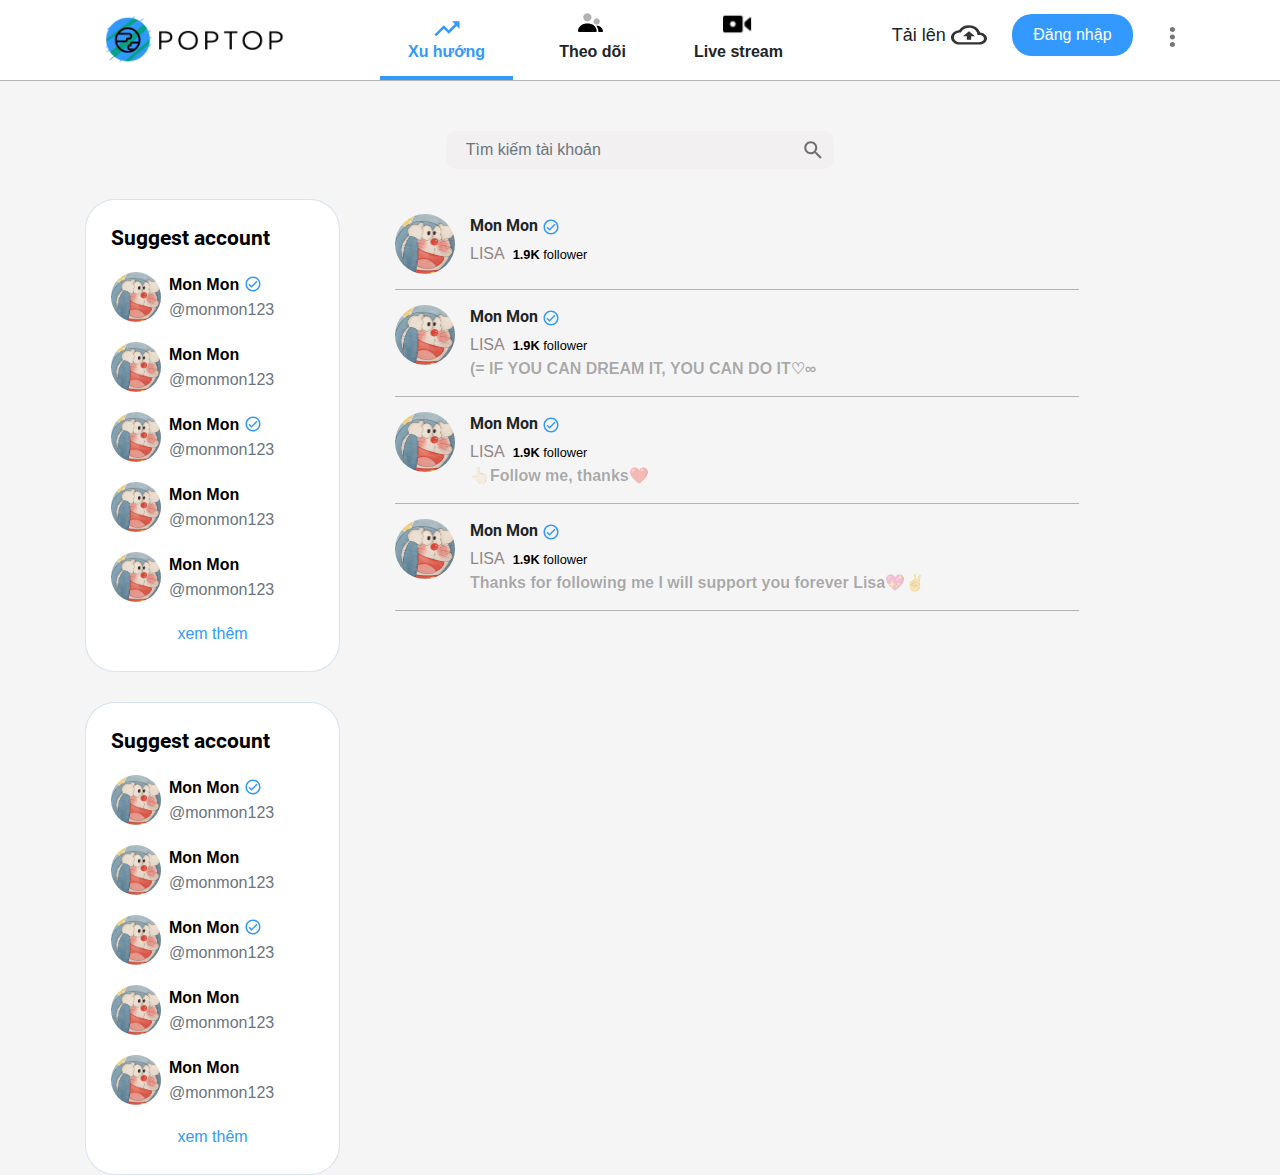
<file: search.html>
<!DOCTYPE html>
<html lang="en">
<head>
    <meta charset="UTF-8">
    <meta name="viewport" content="width=device-width, initial-scale=1.0">
    <title>Poptop</title>

    <!-- /*-----*-----*-- setup-lib-css --*-----*-----*/ -->
    <link rel="stylesheet" href="https://cdnjs.cloudflare.com/ajax/libs/OwlCarousel2/2.3.4/assets/owl.carousel.min.css" integrity="sha512-tS3S5qG0BlhnQROyJXvNjeEM4UpMXHrQfTGmbQ1gKmelCxlSEBUaxhRBj/EFTzpbP4RVSrpEikbmdJobCvhE3g==" crossorigin="anonymous" />
    <link rel="stylesheet" href="bootstrap/css/bootstrap.min.css">	
    <link rel="stylesheet" href="asset/fontawesome/css/all.min.css">    
    <link rel="stylesheet" href="asset/setup.css">
    
    <!-- /*-----*-----*-- component --*-----*-----*/ -->
    <link rel="stylesheet" href="./component/header/style.css">
    <link rel="stylesheet" href="./component/sidebar/style.css">
    <link rel="stylesheet" href="./component/video/style.css">
    <link rel="stylesheet" href="./component/account/style.css">
    <!-- /*-----*-----*-- edit-style --*-----*-----*/ -->

    <!-- /*-----*-----*-- important --*-----*-----*/ -->
    <link rel="stylesheet" href="asset/style.css">

</head>
<body class="scroll">
    <!-- ----- ----- header ----- ------->
    <section class="header-top"></section>
    <section class="header-main">
        <div class="container">
            <div class="row">
                <div class="col-lg-3">
                    <a href="/">
                        <img class="header-logo" src="./src/logo.png" alt="logo">
                    </a>
                </div>
                <div class="col-lg-5">
                    <ul class="list-inline text-center mb-0">
                        <li class="list-inline-item nav-menu">
                            <a href="#" class="active">
                                <div>
                                    <svg width="30" height="30" viewBox="0 0 30 30" fill="none" xmlns="http://www.w3.org/2000/svg">
                                        <path d="M20 11.25L22.8625 14.1125L16.7625 20.2125L11.7625 15.2125L2.5 24.4875L4.2625 26.25L11.7625 18.75L16.7625 23.75L24.6375 15.8875L27.5 18.75V11.25H20Z" fill="black"/>
                                    </svg>
                                        
                                                                               
                                </div>
                                <b>Xu hướng</b>
                            </a>
                           
                        </li>
                        <li class="list-inline-item nav-menu">
                            <a href="#">
                                <div>
                                    <svg width="30" height="30" viewBox="0 0 30 30" fill="none" xmlns="http://www.w3.org/2000/svg">
                                        <path opacity="0.3" fill-rule="evenodd" clip-rule="evenodd" d="M5.20825 7.29167C5.20825 9.59285 7.07373 11.4583 9.37492 11.4583C11.6761 11.4583 13.5416 9.59285 13.5416 7.29167C13.5416 4.99048 11.6761 3.125 9.37492 3.125C7.07373 3.125 5.20825 4.99048 5.20825 7.29167ZM15.6249 11.4583C15.6249 13.1842 17.024 14.5833 18.7499 14.5833C20.4758 14.5833 21.8749 13.1842 21.8749 11.4583C21.8749 9.73244 20.4758 8.33333 18.7499 8.33333C17.024 8.33333 15.6249 9.73244 15.6249 11.4583Z" fill="black"/>
                                        <path fill-rule="evenodd" clip-rule="evenodd" d="M9.35765 13.5417C4.43949 13.5417 0.404436 16.0693 0.000678838 21.0408C-0.0213143 21.3116 0.496575 21.875 0.757815 21.875H17.9653C18.7478 21.875 18.76 21.2453 18.7478 21.0417C18.4426 15.9304 14.345 13.5417 9.35765 13.5417ZM24.4333 21.875H20.4167C20.4167 19.5303 19.642 17.3665 18.3346 15.6256C21.883 15.6644 24.7804 17.4585 24.9984 21.25C25.0072 21.4027 24.9984 21.875 24.4333 21.875Z" fill="black"/>
                                        </svg>
                                        
                                        
                                         
                                </div>
                                <b>Theo dõi</b>
                            </a>
                            
                        </li>
                        <li class="list-inline-item nav-menu">
                            <a href="#">
                                <div>
                                    <svg width="30" height="30" viewBox="0 0 32 32" fill="none" xmlns="http://www.w3.org/2000/svg" xmlns:xlink="http://www.w3.org/1999/xlink">
                                        <rect width="30" height="30" fill="url(#pattern0)"/>
                                        <defs>
                                        <pattern id="pattern0" patternContentUnits="objectBoundingBox" width="1" height="1">
                                        <use xlink:href="#image0" transform="scale(0.0333333)"/>
                                        </pattern>
                                        <image id="image0" width="30" height="30" xlink:href="[data-uri]"/>
                                        </defs>
                                    </svg>
                                        
                                </div>
                                <b>Live stream</b>
                            </a>
                            
                        </li>

                    </ul>
                </div>
                <div class="col-lg-4">
                    <ul class="list-inline text-right mb-0 right-nav-header">
                        <li class="list-inline-item">
                            
                            <button class="btn" type="button" data-toggle="modal" data-target="#login-modal">
                                <span>Tải lên </span>
                                <svg width="1em" height="1em" viewBox="0 0 34 28" fill="none" xmlns="http://www.w3.org/2000/svg">
                                    <path fill-rule="evenodd" clip-rule="evenodd" d="M27.4125 11.7434C26.4492 7.81452 22.1567 4.86502 17 4.86502C12.9058 4.86502 9.35 6.73266 7.57917 9.46579C3.315 9.8302 0 12.7342 0 16.2531C0 20.0225 3.81083 23.0859 8.5 23.0859H26.9167C30.8267 23.0859 34 20.535 34 17.3919C34 14.3854 31.0958 11.9484 27.4125 11.7434ZM26.9167 20.8083H8.5C5.36917 20.8083 2.83333 18.7698 2.83333 16.2531C2.83333 13.9185 5.00083 11.9712 7.87667 11.732L9.3925 11.6067L10.1008 10.5249C11.4467 8.44086 14.0817 7.14263 17 7.14263C20.7117 7.14263 23.9133 9.2608 24.6358 12.1875L25.0608 13.8957L27.2283 14.021C29.4383 14.1349 31.1667 15.6267 31.1667 17.3919C31.1667 19.2709 29.2542 20.8083 26.9167 20.8083ZM14.9458 15.1143H11.3333L17 10.559L22.6667 15.1143H19.0542V18.5307H14.9458V15.1143Z" fill="#333333"/>
                                </svg>
                                    
                            </button>

                        </li>
                        <li class="list-inline-item">
                            <button class="btn btn-blue"  type="button" data-toggle="modal" data-target="#login-modal">
                                Đăng nhập
                            </button>
                        </li>
                        <li class="list-inline-item">
                            <button class="btn ">
                                <svg width="24" height="24" viewBox="0 0 24 24" fill="none" xmlns="http://www.w3.org/2000/svg">
                                    <path fill-rule="evenodd" clip-rule="evenodd" d="M14.4 9C15.83 9 17 7.875 17 6.5C17 5.125 15.83 4 14.4 4C12.97 4 11.8 5.125 11.8 6.5C11.8 7.875 12.97 9 14.4 9ZM14.4 11.5C12.97 11.5 11.8 12.625 11.8 14C11.8 15.375 12.97 16.5 14.4 16.5C15.83 16.5 17 15.375 17 14C17 12.625 15.83 11.5 14.4 11.5ZM11.8 21.5C11.8 20.125 12.97 19 14.4 19C15.83 19 17 20.125 17 21.5C17 22.875 15.83 24 14.4 24C12.97 24 11.8 22.875 11.8 21.5Z" fill="black" fill-opacity="0.54"/>
                                </svg>                                    
                            </button>
                        </li>

                    </ul>
                </div>
            </div>
        </div>
    </section>
    <!-- modal login -->
    <div id="login-modal" class="modal fade login-modal" tabindex="-1" role="dialog" aria-hidden="true">
        <div class="modal-dialog" role="document">
            <div class="modal-content">
                <div class="modal-body">
                    <div class="float-right mt-3 mr-4">
                        <button class="close" data-dismiss="modal" aria-label="Close">
                            <span aria-hidden="true">
                                <svg width="24" height="24" viewBox="0 0 24 24" fill="none" xmlns="http://www.w3.org/2000/svg">
                                    <path fill-rule="evenodd" clip-rule="evenodd" d="M12 2C6.47 2 2 6.47 2 12C2 17.53 6.47 22 12 22C17.53 22 22 17.53 22 12C22 6.47 17.53 2 12 2ZM14.59 8L12 10.59L9.41 8L8 9.41L10.59 12L8 14.59L9.41 16L12 13.41L14.59 16L16 14.59L13.41 12L16 9.41L14.59 8ZM4 12C4 16.41 7.59 20 12 20C16.41 20 20 16.41 20 12C20 7.59 16.41 4 12 4C7.59 4 4 7.59 4 12Z" fill="black" fill-opacity="1"/>
                                </svg>
                                    
                                    
                            </span>
                        </button>
                    </div>
                    <h3 class="title mt-5 mb-3">Login to Poptop</h3>

                    <small class="small-txt c-blue">Manages your account, check notifications, comment on videos and more</small>
                    <div class="wrap-button mt-4 mb-4">
                        <button class="btn btn-login" type="button" data-toggle="modal" data-target="#QR-modal" data-dismiss="modal">
                            <svg width="36" height="36" viewBox="0 0 36 36" fill="none" xmlns="http://www.w3.org/2000/svg">
                                <path d="M12 6.5C13.1046 6.5 14 5.60457 14 4.5C14 3.39543 13.1046 2.5 12 2.5V6.5ZM2.5 12C2.5 13.1046 3.39543 14 4.5 14C5.60457 14 6.5 13.1046 6.5 12H2.5ZM29.5 12C29.5 13.1046 30.3954 14 31.5 14C32.6046 14 33.5 13.1046 33.5 12H29.5ZM24 2.5C22.8954 2.5 22 3.39543 22 4.5C22 5.60457 22.8954 6.5 24 6.5V2.5ZM24 29.5C22.8954 29.5 22 30.3954 22 31.5C22 32.6046 22.8954 33.5 24 33.5V29.5ZM33.5 24C33.5 22.8954 32.6046 22 31.5 22C30.3954 22 29.5 22.8954 29.5 24H33.5ZM6.5 24C6.5 22.8954 5.60457 22 4.5 22C3.39543 22 2.5 22.8954 2.5 24H6.5ZM12 33.5C13.1046 33.5 14 32.6046 14 31.5C14 30.3954 13.1046 29.5 12 29.5V33.5ZM12 2.5H7.5V6.5H12V2.5ZM7.5 2.5C4.73858 2.5 2.5 4.73858 2.5 7.5H6.5C6.5 6.94772 6.94772 6.5 7.5 6.5V2.5ZM2.5 7.5V12H6.5V7.5H2.5ZM33.5 12V7.5H29.5V12H33.5ZM33.5 7.5C33.5 4.73858 31.2614 2.5 28.5 2.5V6.5C29.0523 6.5 29.5 6.94772 29.5 7.5H33.5ZM28.5 2.5H24V6.5H28.5V2.5ZM24 33.5H28.5V29.5H24V33.5ZM28.5 33.5C31.2614 33.5 33.5 31.2614 33.5 28.5H29.5C29.5 29.0523 29.0523 29.5 28.5 29.5V33.5ZM33.5 28.5V24H29.5V28.5H33.5ZM2.5 24V28.5H6.5V24H2.5ZM2.5 28.5C2.5 31.2614 4.73858 33.5 7.5 33.5V29.5C6.94771 29.5 6.5 29.0523 6.5 28.5H2.5ZM7.5 33.5H12V29.5H7.5V33.5Z" fill="black"/>
                                <path fill-rule="evenodd" clip-rule="evenodd" d="M10.125 10.1249H16.25V16.2499H10.125V10.1249Z" stroke="black" stroke-width="3" stroke-linecap="round" stroke-linejoin="round"/>
                                <path fill-rule="evenodd" clip-rule="evenodd" d="M19.75 10.1249H25.875V16.2499H19.75V10.1249Z" stroke="black" stroke-width="3" stroke-linecap="round" stroke-linejoin="round"/>
                                <path fill-rule="evenodd" clip-rule="evenodd" d="M19.75 19.7499H25.875V25.8749H19.75V19.7499Z" stroke="black" stroke-width="3" stroke-linecap="round" stroke-linejoin="round"/>
                                <path fill-rule="evenodd" clip-rule="evenodd" d="M10.125 19.7499H16.25V25.8749H10.125V19.7499Z" stroke="black" stroke-width="3" stroke-linecap="round" stroke-linejoin="round"/>
                            </svg>
                                
                            Use QR code
                        </button>
                        <button class="btn btn-login"  type="button" data-toggle="modal" data-target="#username-modal" data-dismiss="modal">
                            <svg width="36" height="36" viewBox="0 0 36 36" fill="none" xmlns="http://www.w3.org/2000/svg">
                                <path fill-rule="evenodd" clip-rule="evenodd" d="M7.5 4.5H28.5C30.15 4.5 31.5 5.85 31.5 7.5V28.5C31.5 30.15 30.15 31.5 28.5 31.5H7.5C5.835 31.5 4.5 30.15 4.5 28.5V7.5C4.5 5.85 5.835 4.5 7.5 4.5ZM28.5 28.5V7.5H7.5V28.5H28.5ZM18 18C15.525 18 13.5 15.975 13.5 13.5C13.5 11.025 15.525 9 18 9C20.475 9 22.5 11.025 22.5 13.5C22.5 15.975 20.475 18 18 18ZM16.5 13.5C16.5 12.675 17.175 12 18 12C18.825 12 19.5 12.675 19.5 13.5C19.5 14.325 18.825 15 18 15C17.175 15 16.5 14.325 16.5 13.5ZM9 27V24.705C9 20.955 14.955 19.335 18 19.335C21.045 19.335 27 20.955 27 24.705V27H9ZM23.535 24H12.465C13.485 23.16 16.035 22.32 18 22.32C19.965 22.32 22.5 23.16 23.535 24Z" fill="black"/>
                            </svg>
                            Use phone/ email/ username
                        </button>
                        <button class="btn btn-login">
                            <svg width="36" height="36" viewBox="0 0 36 36" fill="none" xmlns="http://www.w3.org/2000/svg">
                                <circle cx="18" cy="18" r="18" fill="#4E6297"/>
                                <path d="M26.1 12.4368C26.1 11.0891 24.9109 9.90002 23.5632 9.90002H13.3368C11.9891 9.90002 10.8 11.0891 10.8 12.4368V22.6632C10.8 24.0109 11.9891 25.2 13.3368 25.2H18.4896V19.413H16.587V16.8762H18.4896V15.8456C18.4896 14.1016 19.758 12.5954 21.3435 12.5954H23.4047V15.1321H21.3435C21.1057 15.1321 20.8679 15.37 20.8679 15.8456V16.8762H23.4047V19.413H20.8679V25.2H23.5632C24.9109 25.2 26.1 24.0109 26.1 22.6632V12.4368Z" fill="white"/>
                            </svg>                                
                            Login with Facebook
                        </button>
                        <button class="btn btn-login">
                            <svg width="36" height="36" viewBox="0 0 36 36" fill="none" xmlns="http://www.w3.org/2000/svg">
                                <circle cx="18" cy="18" r="18" fill="url(#paint0_linear)"/>
                                <path d="M23.9227 10.8H12.9773C11.7415 10.8 10.8 11.7416 10.8 12.9774V23.9227C10.8 25.1585 11.7415 26.1 12.9773 26.1H23.9227C25.1585 26.1 26.1 25.1585 26.1 23.9227V12.9774C26.1 11.7416 25.1585 10.8 23.9227 10.8ZM18.45 23.04C20.9804 23.04 23.04 21.0393 23.04 18.6266C23.04 18.2147 22.9811 17.7439 22.8634 17.3908H24.1581V23.6285C24.1581 23.9227 23.9227 24.217 23.5696 24.217H13.3304C13.0361 24.217 12.7419 23.9816 12.7419 23.6285V17.332H14.0954C13.9777 17.7439 13.9188 18.1558 13.9188 18.5677C13.86 21.0393 15.9196 23.04 18.45 23.04ZM18.45 21.2747C16.8023 21.2747 15.5077 19.98 15.5077 18.3912C15.5077 16.8024 16.8023 15.5077 18.45 15.5077C20.0977 15.5077 21.3923 16.8024 21.3923 18.3912C21.3923 20.0389 20.0977 21.2747 18.45 21.2747ZM24.0992 14.9781C24.0992 15.3312 23.805 15.6254 23.4519 15.6254H21.8042C21.4511 15.6254 21.1569 15.3312 21.1569 14.9781V13.3893C21.1569 13.0362 21.4511 12.742 21.8042 12.742H23.4519C23.805 12.742 24.0992 13.0362 24.0992 13.3893V14.9781Z" fill="white"/>
                                <defs>
                                <linearGradient id="paint0_linear" x1="7.65" y1="31.95" x2="31.5" y2="7.2" gradientUnits="userSpaceOnUse">
                                <stop stop-color="#EEA054"/>
                                <stop offset="0.502762" stop-color="#D64763"/>
                                <stop offset="1" stop-color="#B62A99"/>
                                </linearGradient>
                                </defs>
                            </svg> 
                            Login with Instagrams
                        </button>
                        <button class="btn btn-login">
                            <svg width="36" height="36" viewBox="0 0 36 36" fill="none" xmlns="http://www.w3.org/2000/svg">
                                <path d="M0 18C0 8.05886 8.05887 0 18 0C27.9411 0 36 8.05886 36 18C36 27.9411 27.9411 36 18 36C8.05887 36 0 27.9411 0 18Z" fill="#FFE812"/>
                                <path d="M18 8.25C11.3725 8.25 6 12.4861 6 17.7115C6 21.0899 8.24608 24.0542 11.6248 25.7281C11.441 26.362 10.4436 29.8062 10.4039 30.0768C10.4039 30.0768 10.38 30.2801 10.5117 30.3577C10.6433 30.4352 10.7982 30.375 10.7982 30.375C11.1757 30.3222 15.1762 27.5122 15.8686 27.0242C16.5603 27.1222 17.2726 27.1731 18 27.1731C24.6275 27.1731 30 22.9371 30 17.7115C30 12.4861 24.6275 8.25 18 8.25Z" fill="#381F1F"/>
                                <path d="M11.3653 21.0144C10.9835 21.0144 10.673 20.7178 10.673 20.3532V16.2403H9.59281C9.21815 16.2403 8.91342 15.9362 8.91342 15.5625C8.91342 15.1887 9.21827 14.8846 9.59281 14.8846H13.1379C13.5125 14.8846 13.8173 15.1887 13.8173 15.5625C13.8173 15.9362 13.5124 16.2403 13.1379 16.2403H12.0577V20.3532C12.0577 20.7178 11.7472 21.0144 11.3653 21.0144ZM17.436 21.0054C17.1473 21.0054 16.9264 20.8882 16.8598 20.6996L16.517 19.8022L14.406 19.802L14.0629 20.7001C13.9966 20.8883 13.7758 21.0054 13.4872 21.0054C13.3353 21.0055 13.1852 20.9729 13.0471 20.9098C12.8562 20.8218 12.6728 20.5797 12.883 19.9268L14.539 15.568C14.6557 15.2365 15.01 14.895 15.4609 14.8847C15.9131 14.8949 16.2675 15.2365 16.3843 15.5687L18.0396 19.9255C18.2503 20.58 18.0669 20.8222 17.876 20.91C17.7379 20.973 17.5878 21.0055 17.436 21.0054C17.436 21.0054 17.4358 21.0054 17.436 21.0054ZM16.153 18.5758L15.4615 16.6114L14.77 18.5758H16.153ZM19.1538 20.9134C18.7879 20.9134 18.4903 20.6287 18.4903 20.2788V15.5769C18.4903 15.1951 18.8074 14.8846 19.1971 14.8846C19.5867 14.8846 19.9038 15.1951 19.9038 15.5769V19.6442H21.375C21.7408 19.6442 22.0384 19.929 22.0384 20.2788C22.0384 20.6287 21.7408 20.9134 21.375 20.9134H19.1538ZM23 21.0054C22.6182 21.0054 22.3077 20.6949 22.3077 20.3131V15.5769C22.3077 15.1951 22.6182 14.8846 23 14.8846C23.3818 14.8846 23.6923 15.1951 23.6923 15.5769V17.0649L25.6239 15.1334C25.7232 15.034 25.8597 14.9793 26.0079 14.9793C26.1807 14.9793 26.3543 15.0539 26.4843 15.1838C26.6056 15.3049 26.6779 15.4608 26.6878 15.6227C26.6979 15.786 26.6435 15.9356 26.5351 16.0442L24.9574 17.6216L26.6615 19.8792C26.7166 19.9517 26.7566 20.0343 26.7795 20.1223C26.8023 20.2104 26.8074 20.3021 26.7945 20.3921C26.7821 20.4822 26.752 20.5689 26.7059 20.6473C26.6598 20.7257 26.5986 20.7941 26.5258 20.8487C26.4061 20.9397 26.2598 20.9888 26.1094 20.9884C26.0021 20.9889 25.8963 20.9643 25.8002 20.9165C25.7042 20.8687 25.6207 20.7991 25.5564 20.7132L23.9328 18.562L23.6926 18.8022V20.3127C23.6924 20.4963 23.6193 20.6724 23.4895 20.8022C23.3597 20.9321 23.1837 21.0051 23 21.0054Z" fill="#FFE812"/>
                            </svg>
                            Login with Kakaotalk 
                        </button>
                        <button class="btn btn-login">
                            <svg width="36" height="36" viewBox="0 0 36 36" fill="none" xmlns="http://www.w3.org/2000/svg">
                                <circle cx="18" cy="18" r="18" fill="#55ACE3"/>
                                <path d="M27.54 13.41C26.91 13.68 26.19 13.86 25.47 13.95C26.19 13.5 26.82 12.78 27.09 11.97C26.37 12.42 25.65 12.69 24.75 12.87C24.12 12.15 23.13 11.7 22.14 11.7C20.16 11.7 18.54 13.32 18.54 15.3C18.54 15.57 18.54 15.84 18.63 16.11C15.66 15.93 12.96 14.49 11.16 12.33C10.89 12.87 10.71 13.5 10.71 14.13C10.71 15.39 11.34 16.47 12.33 17.1C11.7 17.1 11.16 16.92 10.71 16.65C10.71 18.36 11.97 19.89 13.59 20.16C13.32 20.25 12.96 20.25 12.6 20.25C12.33 20.25 12.15 20.25 11.88 20.16C12.33 21.6 13.68 22.68 15.3 22.68C14.04 23.67 12.51 24.21 10.8 24.21C10.53 24.21 10.26 24.21 9.89999 24.12C11.52 25.11 13.41 25.74 15.48 25.74C22.14 25.74 25.74 20.25 25.74 15.48V15.03C26.46 14.76 27.09 14.13 27.54 13.41Z" fill="white"/>
                            </svg>
                            Login with Twitter    
                        </button>
                        <button class="btn btn-login">
                            <svg width="36" height="38" viewBox="0 0 36 38" fill="none" xmlns="http://www.w3.org/2000/svg">
                                <ellipse cx="18" cy="19" rx="18" ry="19" fill="#C5331E"/>
                                <path d="M18.4075 17.0696V20.83H23.2525C22.54 22.8606 20.6875 24.2144 18.55 24.2144C15.7713 24.2144 13.5625 21.8829 13.5625 18.9498C13.5625 16.0167 15.7713 13.6852 18.55 13.6852C19.6188 13.6852 20.6163 14.0613 21.4713 14.6629L21.7563 14.8885L23.8938 11.9554L23.6088 11.7298C22.1125 10.6017 20.4025 10 18.55 10C13.8475 10 10 14.0613 10 19.025C10 23.9888 13.8475 28.05 18.55 28.05C23.2525 28.05 27.1 23.9888 27.1 19.025V17.1448H18.4075V17.0696Z" fill="white"/>
                            </svg>
                            Login with Google
                        </button>
                    </div>
                    <hr>
                    <div class="mt-3 mb-3 text-center">
                        <span>Bạn có tài khoản không?</span>
                        <button class="btn c-blue p-0" type="button" data-toggle="modal" data-target="#signup-modal" data-dismiss="modal">Đăng kí</button>
                    </div>
                </div>
            </div>
        </div>
    </div>
    <!-- modal signup -->
    <div id="signup-modal" class="modal fade login-modal" tabindex="-1" role="dialog" aria-hidden="true">
        <div class="modal-dialog" role="document">
            <div class="modal-content">
                <div class="modal-body">
                    <div class="float-right mt-3 mr-4">
                        <button class="close" data-dismiss="modal" aria-label="Close">
                            <span aria-hidden="true">
                                <svg width="24" height="24" viewBox="0 0 24 24" fill="none" xmlns="http://www.w3.org/2000/svg">
                                    <path fill-rule="evenodd" clip-rule="evenodd" d="M12 2C6.47 2 2 6.47 2 12C2 17.53 6.47 22 12 22C17.53 22 22 17.53 22 12C22 6.47 17.53 2 12 2ZM14.59 8L12 10.59L9.41 8L8 9.41L10.59 12L8 14.59L9.41 16L12 13.41L14.59 16L16 14.59L13.41 12L16 9.41L14.59 8ZM4 12C4 16.41 7.59 20 12 20C16.41 20 20 16.41 20 12C20 7.59 16.41 4 12 4C7.59 4 4 7.59 4 12Z" fill="black" fill-opacity="1"/>
                                </svg>
                                    
                                    
                            </span>
                        </button>
                    </div>
                    <h3 class="title mt-5 mb-3">Sign up to Poptop</h3>
                    <small class="small-txt c-blue">Manages your account, check notifications, comment on videos and more</small>
                    <div class="wrap-button mt-4 mb-4">
                        <button class="btn btn-login">
                            <svg width="36" height="36" viewBox="0 0 36 36" fill="none" xmlns="http://www.w3.org/2000/svg">
                                <path fill-rule="evenodd" clip-rule="evenodd" d="M7.5 4.5H28.5C30.15 4.5 31.5 5.85 31.5 7.5V28.5C31.5 30.15 30.15 31.5 28.5 31.5H7.5C5.835 31.5 4.5 30.15 4.5 28.5V7.5C4.5 5.85 5.835 4.5 7.5 4.5ZM28.5 28.5V7.5H7.5V28.5H28.5ZM18 18C15.525 18 13.5 15.975 13.5 13.5C13.5 11.025 15.525 9 18 9C20.475 9 22.5 11.025 22.5 13.5C22.5 15.975 20.475 18 18 18ZM16.5 13.5C16.5 12.675 17.175 12 18 12C18.825 12 19.5 12.675 19.5 13.5C19.5 14.325 18.825 15 18 15C17.175 15 16.5 14.325 16.5 13.5ZM9 27V24.705C9 20.955 14.955 19.335 18 19.335C21.045 19.335 27 20.955 27 24.705V27H9ZM23.535 24H12.465C13.485 23.16 16.035 22.32 18 22.32C19.965 22.32 22.5 23.16 23.535 24Z" fill="black"/>
                            </svg>
                            Use phone/ email/ username
                        </button>
                        <button class="btn btn-login">
                            <svg width="36" height="36" viewBox="0 0 36 36" fill="none" xmlns="http://www.w3.org/2000/svg">
                                <circle cx="18" cy="18" r="18" fill="#4E6297"/>
                                <path d="M26.1 12.4368C26.1 11.0891 24.9109 9.90002 23.5632 9.90002H13.3368C11.9891 9.90002 10.8 11.0891 10.8 12.4368V22.6632C10.8 24.0109 11.9891 25.2 13.3368 25.2H18.4896V19.413H16.587V16.8762H18.4896V15.8456C18.4896 14.1016 19.758 12.5954 21.3435 12.5954H23.4047V15.1321H21.3435C21.1057 15.1321 20.8679 15.37 20.8679 15.8456V16.8762H23.4047V19.413H20.8679V25.2H23.5632C24.9109 25.2 26.1 24.0109 26.1 22.6632V12.4368Z" fill="white"/>
                            </svg>                                
                            Continue with Facebook
                        </button>
                        <button class="btn btn-login">
                            <svg width="36" height="36" viewBox="0 0 36 36" fill="none" xmlns="http://www.w3.org/2000/svg">
                                <circle cx="18" cy="18" r="18" fill="url(#paint0_linear)"/>
                                <path d="M23.9227 10.8H12.9773C11.7415 10.8 10.8 11.7416 10.8 12.9774V23.9227C10.8 25.1585 11.7415 26.1 12.9773 26.1H23.9227C25.1585 26.1 26.1 25.1585 26.1 23.9227V12.9774C26.1 11.7416 25.1585 10.8 23.9227 10.8ZM18.45 23.04C20.9804 23.04 23.04 21.0393 23.04 18.6266C23.04 18.2147 22.9811 17.7439 22.8634 17.3908H24.1581V23.6285C24.1581 23.9227 23.9227 24.217 23.5696 24.217H13.3304C13.0361 24.217 12.7419 23.9816 12.7419 23.6285V17.332H14.0954C13.9777 17.7439 13.9188 18.1558 13.9188 18.5677C13.86 21.0393 15.9196 23.04 18.45 23.04ZM18.45 21.2747C16.8023 21.2747 15.5077 19.98 15.5077 18.3912C15.5077 16.8024 16.8023 15.5077 18.45 15.5077C20.0977 15.5077 21.3923 16.8024 21.3923 18.3912C21.3923 20.0389 20.0977 21.2747 18.45 21.2747ZM24.0992 14.9781C24.0992 15.3312 23.805 15.6254 23.4519 15.6254H21.8042C21.4511 15.6254 21.1569 15.3312 21.1569 14.9781V13.3893C21.1569 13.0362 21.4511 12.742 21.8042 12.742H23.4519C23.805 12.742 24.0992 13.0362 24.0992 13.3893V14.9781Z" fill="white"/>
                                <defs>
                                <linearGradient id="paint0_linear" x1="7.65" y1="31.95" x2="31.5" y2="7.2" gradientUnits="userSpaceOnUse">
                                <stop stop-color="#EEA054"/>
                                <stop offset="0.502762" stop-color="#D64763"/>
                                <stop offset="1" stop-color="#B62A99"/>
                                </linearGradient>
                                </defs>
                            </svg>
                                
                            Continue with Instagrams
                        </button>
                        <button class="btn btn-login">
                            <svg width="36" height="36" viewBox="0 0 36 36" fill="none" xmlns="http://www.w3.org/2000/svg">
                                <path d="M0 18C0 8.05886 8.05887 0 18 0C27.9411 0 36 8.05886 36 18C36 27.9411 27.9411 36 18 36C8.05887 36 0 27.9411 0 18Z" fill="#FFE812"/>
                                <path d="M18 8.25C11.3725 8.25 6 12.4861 6 17.7115C6 21.0899 8.24608 24.0542 11.6248 25.7281C11.441 26.362 10.4436 29.8062 10.4039 30.0768C10.4039 30.0768 10.38 30.2801 10.5117 30.3577C10.6433 30.4352 10.7982 30.375 10.7982 30.375C11.1757 30.3222 15.1762 27.5122 15.8686 27.0242C16.5603 27.1222 17.2726 27.1731 18 27.1731C24.6275 27.1731 30 22.9371 30 17.7115C30 12.4861 24.6275 8.25 18 8.25Z" fill="#381F1F"/>
                                <path d="M11.3653 21.0144C10.9835 21.0144 10.673 20.7178 10.673 20.3532V16.2403H9.59281C9.21815 16.2403 8.91342 15.9362 8.91342 15.5625C8.91342 15.1887 9.21827 14.8846 9.59281 14.8846H13.1379C13.5125 14.8846 13.8173 15.1887 13.8173 15.5625C13.8173 15.9362 13.5124 16.2403 13.1379 16.2403H12.0577V20.3532C12.0577 20.7178 11.7472 21.0144 11.3653 21.0144ZM17.436 21.0054C17.1473 21.0054 16.9264 20.8882 16.8598 20.6996L16.517 19.8022L14.406 19.802L14.0629 20.7001C13.9966 20.8883 13.7758 21.0054 13.4872 21.0054C13.3353 21.0055 13.1852 20.9729 13.0471 20.9098C12.8562 20.8218 12.6728 20.5797 12.883 19.9268L14.539 15.568C14.6557 15.2365 15.01 14.895 15.4609 14.8847C15.9131 14.8949 16.2675 15.2365 16.3843 15.5687L18.0396 19.9255C18.2503 20.58 18.0669 20.8222 17.876 20.91C17.7379 20.973 17.5878 21.0055 17.436 21.0054C17.436 21.0054 17.4358 21.0054 17.436 21.0054ZM16.153 18.5758L15.4615 16.6114L14.77 18.5758H16.153ZM19.1538 20.9134C18.7879 20.9134 18.4903 20.6287 18.4903 20.2788V15.5769C18.4903 15.1951 18.8074 14.8846 19.1971 14.8846C19.5867 14.8846 19.9038 15.1951 19.9038 15.5769V19.6442H21.375C21.7408 19.6442 22.0384 19.929 22.0384 20.2788C22.0384 20.6287 21.7408 20.9134 21.375 20.9134H19.1538ZM23 21.0054C22.6182 21.0054 22.3077 20.6949 22.3077 20.3131V15.5769C22.3077 15.1951 22.6182 14.8846 23 14.8846C23.3818 14.8846 23.6923 15.1951 23.6923 15.5769V17.0649L25.6239 15.1334C25.7232 15.034 25.8597 14.9793 26.0079 14.9793C26.1807 14.9793 26.3543 15.0539 26.4843 15.1838C26.6056 15.3049 26.6779 15.4608 26.6878 15.6227C26.6979 15.786 26.6435 15.9356 26.5351 16.0442L24.9574 17.6216L26.6615 19.8792C26.7166 19.9517 26.7566 20.0343 26.7795 20.1223C26.8023 20.2104 26.8074 20.3021 26.7945 20.3921C26.7821 20.4822 26.752 20.5689 26.7059 20.6473C26.6598 20.7257 26.5986 20.7941 26.5258 20.8487C26.4061 20.9397 26.2598 20.9888 26.1094 20.9884C26.0021 20.9889 25.8963 20.9643 25.8002 20.9165C25.7042 20.8687 25.6207 20.7991 25.5564 20.7132L23.9328 18.562L23.6926 18.8022V20.3127C23.6924 20.4963 23.6193 20.6724 23.4895 20.8022C23.3597 20.9321 23.1837 21.0051 23 21.0054Z" fill="#FFE812"/>
                            </svg>
                            Continue with Kakaotalk 
                        </button>
                        <button class="btn btn-login">
                            <svg width="36" height="36" viewBox="0 0 36 36" fill="none" xmlns="http://www.w3.org/2000/svg">
                                <circle cx="18" cy="18" r="18" fill="#55ACE3"/>
                                <path d="M27.54 13.41C26.91 13.68 26.19 13.86 25.47 13.95C26.19 13.5 26.82 12.78 27.09 11.97C26.37 12.42 25.65 12.69 24.75 12.87C24.12 12.15 23.13 11.7 22.14 11.7C20.16 11.7 18.54 13.32 18.54 15.3C18.54 15.57 18.54 15.84 18.63 16.11C15.66 15.93 12.96 14.49 11.16 12.33C10.89 12.87 10.71 13.5 10.71 14.13C10.71 15.39 11.34 16.47 12.33 17.1C11.7 17.1 11.16 16.92 10.71 16.65C10.71 18.36 11.97 19.89 13.59 20.16C13.32 20.25 12.96 20.25 12.6 20.25C12.33 20.25 12.15 20.25 11.88 20.16C12.33 21.6 13.68 22.68 15.3 22.68C14.04 23.67 12.51 24.21 10.8 24.21C10.53 24.21 10.26 24.21 9.89999 24.12C11.52 25.11 13.41 25.74 15.48 25.74C22.14 25.74 25.74 20.25 25.74 15.48V15.03C26.46 14.76 27.09 14.13 27.54 13.41Z" fill="white"/>
                            </svg>
                            Continue with Twitter    
                        </button>
                        <button class="btn btn-login">
                            <svg width="36" height="38" viewBox="0 0 36 38" fill="none" xmlns="http://www.w3.org/2000/svg">
                                <ellipse cx="18" cy="19" rx="18" ry="19" fill="#C5331E"/>
                                <path d="M18.4075 17.0696V20.83H23.2525C22.54 22.8606 20.6875 24.2144 18.55 24.2144C15.7713 24.2144 13.5625 21.8829 13.5625 18.9498C13.5625 16.0167 15.7713 13.6852 18.55 13.6852C19.6188 13.6852 20.6163 14.0613 21.4713 14.6629L21.7563 14.8885L23.8938 11.9554L23.6088 11.7298C22.1125 10.6017 20.4025 10 18.55 10C13.8475 10 10 14.0613 10 19.025C10 23.9888 13.8475 28.05 18.55 28.05C23.2525 28.05 27.1 23.9888 27.1 19.025V17.1448H18.4075V17.0696Z" fill="white"/>
                            </svg>
                            Continue with Google
                        </button>
                    </div>
                    <hr>
                    <div class="mt-3 mb-3 text-center">
                        <span>Bạn đã có tài khoản?</span>
                        <button class="btn c-blue p-0" type="button" data-toggle="modal" data-target="#login-modal" data-dismiss="modal">Đăng nhập</button>
                    </div>
                </div>
            </div>
        </div>
    </div>
    <!-- modal QR code -->
    <div id="QR-modal" class="modal fade login-modal" tabindex="-1" role="dialog" aria-hidden="true">
        <div class="modal-dialog" role="document">
            <div class="modal-content">
                <div class="modal-body">
                    <div class="float-right mt-3 mr-4">
                        <button class="close" data-dismiss="modal" aria-label="Close">
                            <span aria-hidden="true">
                                <svg width="24" height="24" viewBox="0 0 24 24" fill="none" xmlns="http://www.w3.org/2000/svg">
                                    <path fill-rule="evenodd" clip-rule="evenodd" d="M12 2C6.47 2 2 6.47 2 12C2 17.53 6.47 22 12 22C17.53 22 22 17.53 22 12C22 6.47 17.53 2 12 2ZM14.59 8L12 10.59L9.41 8L8 9.41L10.59 12L8 14.59L9.41 16L12 13.41L14.59 16L16 14.59L13.41 12L16 9.41L14.59 8ZM4 12C4 16.41 7.59 20 12 20C16.41 20 20 16.41 20 12C20 7.59 16.41 4 12 4C7.59 4 4 7.59 4 12Z" fill="black" fill-opacity="1"/>
                                </svg>
                                    
                                    
                            </span>
                        </button>
                    </div>
                    <h3 class="title mt-5 mb-3">Login with QR code</h3>
                    <div class="text-center mt-5">
                        <img width="200" src="./src/QR_code.png" alt="">
                    </div>
                    <ol class="order-list mt-5">
                        <li>Mở ứng dụng TikTok trên thiết bị di động của bạn và nhấn vào Khám phá</li>
                        <li>Nhấn 
                            <span>
                                <svg width="14" height="14" viewBox="0 0 14 14" fill="none" xmlns="http://www.w3.org/2000/svg">
                                    <path fill-rule="evenodd" clip-rule="evenodd" d="M0.25 4.75V1.75C0.25 0.925 0.925 0.25 1.75 0.25H4.75V1.75H1.75V4.75H0.25ZM0.25 9.25H1.75V12.25H4.75V13.75H1.75C0.925 13.75 0.25 13.075 0.25 12.25V9.25ZM12.25 12.25H9.25V13.75H12.25C13.075 13.75 13.75 13.075 13.75 12.25V9.25H12.25V12.25ZM9.25 0.25H12.25C13.075 0.25 13.75 0.925 13.75 1.75V4.75H12.25V1.75H9.25V0.25Z" fill="black" fill-opacity="0.54"/>
                                </svg>                                    
                            </span>
                            và quét mã QR</li>
                        <li> Xác nhận đăng nhập trên thiết bị di động của bạn </li>
                    </ol>
                    <div class="text-center c-blue mt-5 mb-5">
                        <svg width="24" height="24" viewBox="0 0 24 24" fill="none" xmlns="http://www.w3.org/2000/svg">
                            <path fill-rule="evenodd" clip-rule="evenodd" d="M11.5 19.695V23.295L12.93 22.605C18.06 20.135 21.5 15.155 21.5 10.205C21.5 4.96502 17.24 0.705017 12 0.705017C6.76 0.705017 2.5 4.96502 2.5 10.205C2.5 15.275 6.49 19.435 11.5 19.695ZM4.5 10.205C4.5 6.06502 7.86 2.70502 12 2.70502C16.14 2.70502 19.5 6.06502 19.5 10.205C19.5 13.925 17.14 17.705 13.5 20.005V17.705H12C7.86 17.705 4.5 14.345 4.5 10.205ZM13 14.205V16.205H11V14.205H13ZM12.7704 9.52669C11.9421 10.1616 11 10.8837 11 12.705H13C13 11.6096 13.711 10.9883 14.4408 10.3506C15.21 9.67834 16 8.98793 16 7.70502C16 5.49502 14.21 3.70502 12 3.70502C9.79 3.70502 8 5.49502 8 7.70502H10C10 6.60502 10.9 5.70502 12 5.70502C13.1 5.70502 14 6.60502 14 7.70502C14 8.58423 13.4202 9.02862 12.7704 9.52669Z" fill="black" fill-opacity="0.54"/>
                        </svg>
                        Check the instruction
                    </div>
                    <hr>
                    <div class="mt-3 mb-3 text-center">
                        <span>Bạn không có tài khoản?</span>
                        <button class="btn c-blue p-0" type="button" data-toggle="modal" data-target="#signup-modal" data-dismiss="modal">Đăng kí</button>
                    </div>
                </div>
            </div>
        </div>
    </div>
    <!-- modal login username email -->
    <div id="username-modal" class="modal fade login-modal"  tabindex="-1" role="dialog" aria-hidden="true">
        <div class="modal-dialog" role="document">
            <div class="modal-content" style="display: block!important; border: 2px solid black;" >
                <div class="modal-body">
                    <div class="float-right mt-3 mr-4">
                        <button class="close" data-dismiss="modal" aria-label="Close">
                            <span aria-hidden="true">
                                <svg width="24" height="24" viewBox="0 0 24 24" fill="none" xmlns="http://www.w3.org/2000/svg">
                                    <path fill-rule="evenodd" clip-rule="evenodd" d="M12 2C6.47 2 2 6.47 2 12C2 17.53 6.47 22 12 22C17.53 22 22 17.53 22 12C22 6.47 17.53 2 12 2ZM14.59 8L12 10.59L9.41 8L8 9.41L10.59 12L8 14.59L9.41 16L12 13.41L14.59 16L16 14.59L13.41 12L16 9.41L14.59 8ZM4 12C4 16.41 7.59 20 12 20C16.41 20 20 16.41 20 12C20 7.59 16.41 4 12 4C7.59 4 4 7.59 4 12Z" fill="black" fill-opacity="1"/>
                                </svg>
                                    
                                    
                            </span>
                        </button>
                    </div>
                    <h3 class="title mt-4 mb-3">Login </h3>
                    <div class="wrap-tab">
                        <div class="row">
                            <div class="col-6 p-0">
                                <div class="tab active" id="tab-phone">
                                    Phone number
                                </div>
                            </div>
                            <div class="col-6 p-0">
                                <div class="tab" id="tab-id">
                                    Email or PoptopID
                                </div>
                            </div>
                        </div>
                        <div class="row mt-5">
                            <div class="col-12 tab-content d-block" id="phone_number">
                                <div class="form-group">
                                    <div class="wrap-append-input">
                                        <span class="pre">
                                            <select name="" id="">
                                                <option value="vn">VN+84</option>
                                            </select>
                                        </span>
                                        <input type="text" placeholder="Phone number">
                                    </div>
                                </div>

                                <div class="form-group">
                                    <div class="wrap-input-icon">
                                        <input id="" class="input-edit" type="text" name="" placeholder="Password">
                                        <svg width="24" height="24" viewBox="0 0 24 24" fill="none" xmlns="http://www.w3.org/2000/svg">
                                            <path fill-rule="evenodd" clip-rule="evenodd" d="M1 12C2.73 7.61 7 4.5 12 4.5C17 4.5 21.27 7.61 23 12C21.27 16.39 17 19.5 12 19.5C7 19.5 2.73 16.39 1 12ZM20.82 12C19.17 8.63 15.79 6.5 12 6.5C8.21 6.5 4.83 8.63 3.18 12C4.83 15.37 8.21 17.5 12 17.5C15.79 17.5 19.17 15.37 20.82 12ZM12 9.5C13.38 9.5 14.5 10.62 14.5 12C14.5 13.38 13.38 14.5 12 14.5C10.62 14.5 9.5 13.38 9.5 12C9.5 10.62 10.62 9.5 12 9.5ZM7.5 12C7.5 9.52 9.52 7.5 12 7.5C14.48 7.5 16.5 9.52 16.5 12C16.5 14.48 14.48 16.5 12 16.5C9.52 16.5 7.5 14.48 7.5 12Z" fill="black" fill-opacity="0.54"/>
                                        </svg>
                                            
                                    </div>
                                    
                                </div>
                                <div class="form-group">
                                    <a href="#" class="c-blue">Forgot password?</a>
                                </div>
                                <div class="form-group mt-3 text-center">
                                    <button class="btn btn-blue">Login</button>
                                </div>
                            </div>
                            <div class="col-12 tab-content" id="poptopid">
                                <div class="form-group">
                                    <div class="wrap-append-input">
                                        <span class="pre">
                                            <select name="" id="">
                                                <option value="vn">VN+84</option>
                                            </select>
                                        </span>
                                        <input type="text" placeholder="Phone number">
                                    </div>
                                </div>

                                <div class="form-group">
                                    <div class="wrap-input-icon">
                                        <input id="" class="input-edit" type="text" name="" placeholder="Password">
                                        <button class="btn btn-inside">send code</button>
                                            
                                    </div>
                                    
                                </div>
                                <div class="form-group">
                                    <a href="#" class="c-blue">Login with password?</a>
                                </div>
                                <div class="form-group mt-3 text-center">
                                    <button class="btn btn-blue">Login</button>
                                </div>
                            </div>
                        </div>
                        
                    </div>
                  

                    <hr>
                    <div class="mt-3 mb-3 text-center">
                        <span>Bạn không có tài khoản?</span>
                        <button class="btn c-blue p-0" type="button" data-toggle="modal" data-target="#signup-modal" data-dismiss="modal">Đăng kí</button>
                    </div>
                </div>
            </div>
        </div>
    </div>
    <section class="header-bottom"></section>
    <!-- ----- ----- breadcrumb ----- ------->

    <!-- ----- ----- body ----- ------->
    <div class="container main-section">
        <div class="gap-md"></div>
        <div class="row">
            <div class="col-12">
                <div class="input-group search-input">
                    <input class="form-control" id="input_search" type="text" name="search" placeholder="Tìm kiếm tài khoản" aria-label="Recipient's " aria-describedby="my-addon">
                    <div class="input-group-append">
                        <span class="clear-search">
                            <svg width="22" height="22" viewBox="0 0 22 22" fill="none" xmlns="http://www.w3.org/2000/svg">
                                <path fill-rule="evenodd" clip-rule="evenodd" d="M11 1.83334C5.93087 1.83334 1.83337 5.93084 1.83337 11C1.83337 16.0692 5.93087 20.1667 11 20.1667C16.0692 20.1667 20.1667 16.0692 20.1667 11C20.1667 5.93084 16.0692 1.83334 11 1.83334ZM13.3742 7.33334L11 9.70751L8.62587 7.33334L7.33337 8.62584L9.70754 11L7.33337 13.3742L8.62587 14.6667L11 12.2925L13.3742 14.6667L14.6667 13.3742L12.2925 11L14.6667 8.62584L13.3742 7.33334ZM3.66671 11C3.66671 15.0425 6.95754 18.3333 11 18.3333C15.0425 18.3333 18.3334 15.0425 18.3334 11C18.3334 6.95751 15.0425 3.66668 11 3.66668C6.95754 3.66668 3.66671 6.95751 3.66671 11Z" fill="black" fill-opacity="0.54"/>
                            </svg>                                
                        </span>

                        <a href="search.html" class="input-group-text" id="my-addon" >
                            <svg width="18" height="18" viewBox="0 0 18 18" fill="none" xmlns="http://www.w3.org/2000/svg">
                                <path fill-rule="evenodd" clip-rule="evenodd" d="M11.965 11.255H12.755L17.745 16.255L16.255 17.745L11.255 12.755V11.965L10.985 11.685C9.845 12.665 8.365 13.255 6.755 13.255C3.165 13.255 0.255005 10.345 0.255005 6.755C0.255005 3.165 3.165 0.255005 6.755 0.255005C10.345 0.255005 13.255 3.165 13.255 6.755C13.255 8.365 12.665 9.845 11.685 10.985L11.965 11.255ZM2.255 6.755C2.255 9.245 4.26501 11.255 6.755 11.255C9.245 11.255 11.255 9.245 11.255 6.755C11.255 4.26501 9.245 2.255 6.755 2.255C4.26501 2.255 2.255 4.26501 2.255 6.755Z" fill="black" fill-opacity="0.54"/>
                            </svg>
                        </a>
                    </div>
                </div>
                
            </div>

        </div>
        <div class="gap-sm"></div>
        <div class="row">
            <div class="col-lg-3">
                <div class="wrap-suggest">
                    <div class="title">
                        Suggest account
                    </div>
                    <ul class="list-unstyled mb-0">
                        <li>
                            <a href="#" class="wrap-account">
                                <div class="d-flex flex-box">
                                    <div class="mr-2">
                                        <img src="./src/avt.png" alt="avatar" height="50" width="50">
                                    </div>
                                    <div>
                                        <div class="name">
                                            <b class="c-black">Mon Mon</b>
                                            <svg width="18" height="18" viewBox="0 0 18 18" fill="none" xmlns="http://www.w3.org/2000/svg">
                                                <path fill-rule="evenodd" clip-rule="evenodd" d="M9 1.5C4.86 1.5 1.5 4.86 1.5 9C1.5 13.14 4.86 16.5 9 16.5C13.14 16.5 16.5 13.14 16.5 9C16.5 4.86 13.14 1.5 9 1.5ZM9 15C5.6925 15 3 12.3075 3 9C3 5.6925 5.6925 3 9 3C12.3075 3 15 5.6925 15 9C15 12.3075 12.3075 15 9 15ZM7.5 10.6275L12.4425 5.685L13.5 6.75L7.5 12.75L4.5 9.75L5.5575 8.6925L7.5 10.6275Z" fill="#3399FF"/>
                                            </svg>
                                                
                                        </div>
                                        <div class="text-muted">
                                            @monmon123
                                        </div>
                                    </div>
                                </div>

                            </a>
                        </li>
                        <li>
                            <a href="#" class="wrap-account">
                                <div class="d-flex flex-box">
                                    <div class="mr-2">
                                        <img src="./src/avt.png" alt="avatar" height="50" width="50">
                                    </div>
                                    <div>
                                        <div class="name">
                                            <b class="c-black">Mon Mon</b>
                                                
                                        </div>
                                        <div class="text-muted">
                                            @monmon123
                                        </div>
                                    </div>
                                </div>

                            </a>
                        </li>
                        <li>
                            <a href="#" class="wrap-account">
                                <div class="d-flex flex-box">
                                    <div class="mr-2">
                                        <img src="./src/avt.png" alt="avatar" height="50" width="50">
                                    </div>
                                    <div>
                                        <div class="name">
                                            <b class="c-black">Mon Mon</b>
                                            <svg width="18" height="18" viewBox="0 0 18 18" fill="none" xmlns="http://www.w3.org/2000/svg">
                                                <path fill-rule="evenodd" clip-rule="evenodd" d="M9 1.5C4.86 1.5 1.5 4.86 1.5 9C1.5 13.14 4.86 16.5 9 16.5C13.14 16.5 16.5 13.14 16.5 9C16.5 4.86 13.14 1.5 9 1.5ZM9 15C5.6925 15 3 12.3075 3 9C3 5.6925 5.6925 3 9 3C12.3075 3 15 5.6925 15 9C15 12.3075 12.3075 15 9 15ZM7.5 10.6275L12.4425 5.685L13.5 6.75L7.5 12.75L4.5 9.75L5.5575 8.6925L7.5 10.6275Z" fill="#3399FF"/>
                                            </svg>
                                                
                                        </div>
                                        <div class="text-muted">
                                            @monmon123
                                        </div>
                                    </div>
                                </div>

                            </a>
                        </li>
                        <li>
                            <a href="#" class="wrap-account">
                                <div class="d-flex flex-box">
                                    <div class="mr-2">
                                        <img src="./src/avt.png" alt="avatar" height="50" width="50">
                                    </div>
                                    <div>
                                        <div class="name">
                                            <b class="c-black">Mon Mon</b>
                                                
                                        </div>
                                        <div class="text-muted">
                                            @monmon123
                                        </div>
                                    </div>
                                </div>

                            </a>
                        </li>
                        <li>
                            <a href="#" class="wrap-account">
                                <div class="d-flex flex-box">
                                    <div class="mr-2">
                                        <img src="./src/avt.png" alt="avatar" height="50" width="50">
                                    </div>
                                    <div>
                                        <div class="name">
                                            <b class="c-black">Mon Mon</b>
                                                
                                        </div>
                                        <div class="text-muted">
                                            @monmon123
                                        </div>
                                    </div>
                                </div>

                            </a>
                        </li>
                        <li class="mb-0">
                            <a href="#" class="text-center c-blue d-block">xem thêm</a>
                        </li>
                    </ul>
                </div>
                <div class="gap-sm"></div>
                <div class="wrap-suggest">
                    <div class="title">
                        Suggest account
                    </div>
                    <ul class="list-unstyled mb-0">
                        <li>
                            <a href="#" class="wrap-account">
                                <div class="d-flex flex-box">
                                    <div class="mr-2">
                                        <img src="./src/avt.png" alt="avatar" height="50" width="50">
                                    </div>
                                    <div>
                                        <div class="name">
                                            <b class="c-black">Mon Mon</b>
                                            <svg width="18" height="18" viewBox="0 0 18 18" fill="none" xmlns="http://www.w3.org/2000/svg">
                                                <path fill-rule="evenodd" clip-rule="evenodd" d="M9 1.5C4.86 1.5 1.5 4.86 1.5 9C1.5 13.14 4.86 16.5 9 16.5C13.14 16.5 16.5 13.14 16.5 9C16.5 4.86 13.14 1.5 9 1.5ZM9 15C5.6925 15 3 12.3075 3 9C3 5.6925 5.6925 3 9 3C12.3075 3 15 5.6925 15 9C15 12.3075 12.3075 15 9 15ZM7.5 10.6275L12.4425 5.685L13.5 6.75L7.5 12.75L4.5 9.75L5.5575 8.6925L7.5 10.6275Z" fill="#3399FF"/>
                                            </svg>
                                                
                                        </div>
                                        <div class="text-muted">
                                            @monmon123
                                        </div>
                                    </div>
                                </div>

                            </a>
                        </li>
                        <li>
                            <a href="#" class="wrap-account">
                                <div class="d-flex flex-box">
                                    <div class="mr-2">
                                        <img src="./src/avt.png" alt="avatar" height="50" width="50">
                                    </div>
                                    <div>
                                        <div class="name">
                                            <b class="c-black">Mon Mon</b>
                                                
                                        </div>
                                        <div class="text-muted">
                                            @monmon123
                                        </div>
                                    </div>
                                </div>

                            </a>
                        </li>
                        <li>
                            <a href="#" class="wrap-account">
                                <div class="d-flex flex-box">
                                    <div class="mr-2">
                                        <img src="./src/avt.png" alt="avatar" height="50" width="50">
                                    </div>
                                    <div>
                                        <div class="name">
                                            <b class="c-black">Mon Mon</b>
                                            <svg width="18" height="18" viewBox="0 0 18 18" fill="none" xmlns="http://www.w3.org/2000/svg">
                                                <path fill-rule="evenodd" clip-rule="evenodd" d="M9 1.5C4.86 1.5 1.5 4.86 1.5 9C1.5 13.14 4.86 16.5 9 16.5C13.14 16.5 16.5 13.14 16.5 9C16.5 4.86 13.14 1.5 9 1.5ZM9 15C5.6925 15 3 12.3075 3 9C3 5.6925 5.6925 3 9 3C12.3075 3 15 5.6925 15 9C15 12.3075 12.3075 15 9 15ZM7.5 10.6275L12.4425 5.685L13.5 6.75L7.5 12.75L4.5 9.75L5.5575 8.6925L7.5 10.6275Z" fill="#3399FF"/>
                                            </svg>
                                                
                                        </div>
                                        <div class="text-muted">
                                            @monmon123
                                        </div>
                                    </div>
                                </div>

                            </a>
                        </li>
                        <li>
                            <a href="#" class="wrap-account">
                                <div class="d-flex flex-box">
                                    <div class="mr-2">
                                        <img src="./src/avt.png" alt="avatar" height="50" width="50">
                                    </div>
                                    <div>
                                        <div class="name">
                                            <b class="c-black">Mon Mon</b>
                                                
                                        </div>
                                        <div class="text-muted">
                                            @monmon123
                                        </div>
                                    </div>
                                </div>

                            </a>
                        </li>
                        <li>
                            <a href="#" class="wrap-account">
                                <div class="d-flex flex-box">
                                    <div class="mr-2">
                                        <img src="./src/avt.png" alt="avatar" height="50" width="50">
                                    </div>
                                    <div>
                                        <div class="name">
                                            <b class="c-black">Mon Mon</b>
                                                
                                        </div>
                                        <div class="text-muted">
                                            @monmon123
                                        </div>
                                    </div>
                                </div>

                            </a>
                        </li>
                        <li class="mb-0">
                            <a href="#" class="text-center c-blue d-block">xem thêm</a>
                        </li>
                    </ul>
                </div>
            </div>
            <div class="col-lg-9">
                <div class="row">
                    <a href="profile.html" class="wrap-account-search">
                        <div class="d-flex">
                            <img src="./src/avt.png" alt="avatar">
                            <div>
                                <div class="title">Mon Mon
                                    <svg width="18" height="18" viewBox="0 0 18 18" fill="none" xmlns="http://www.w3.org/2000/svg">
                                        <path fill-rule="evenodd" clip-rule="evenodd" d="M9 1.5C4.86 1.5 1.5 4.86 1.5 9C1.5 13.14 4.86 16.5 9 16.5C13.14 16.5 16.5 13.14 16.5 9C16.5 4.86 13.14 1.5 9 1.5ZM9 15C5.6925 15 3 12.3075 3 9C3 5.6925 5.6925 3 9 3C12.3075 3 15 5.6925 15 9C15 12.3075 12.3075 15 9 15ZM7.5 10.6275L12.4425 5.685L13.5 6.75L7.5 12.75L4.5 9.75L5.5575 8.6925L7.5 10.6275Z" fill="#3399FF"></path>
                                    </svg>
                                </div>
                                
                                <div class="d-flex mt-1">
                                    <div class="c-gray">LISA</div>
                                    <div class="c-black ml-2">
                                        <small><b>1.9K </b> follower</small>
                                    </div>
                                </div>
                                <div class="c-light-gray">
                                    <b></b>
                                </div>
                            </div>
                        </div>
                    </a>
                </div>
                <div class="row">
                    <a href="profile.html" class="wrap-account-search">
                        <div class="d-flex">
                            <img src="./src/avt.png" alt="avatar">
                            <div>
                                <div class="title">Mon Mon
                                    <svg width="18" height="18" viewBox="0 0 18 18" fill="none" xmlns="http://www.w3.org/2000/svg">
                                        <path fill-rule="evenodd" clip-rule="evenodd" d="M9 1.5C4.86 1.5 1.5 4.86 1.5 9C1.5 13.14 4.86 16.5 9 16.5C13.14 16.5 16.5 13.14 16.5 9C16.5 4.86 13.14 1.5 9 1.5ZM9 15C5.6925 15 3 12.3075 3 9C3 5.6925 5.6925 3 9 3C12.3075 3 15 5.6925 15 9C15 12.3075 12.3075 15 9 15ZM7.5 10.6275L12.4425 5.685L13.5 6.75L7.5 12.75L4.5 9.75L5.5575 8.6925L7.5 10.6275Z" fill="#3399FF"></path>
                                    </svg>
                                </div>
                                
                                <div class="d-flex mt-1">
                                    <div class="c-gray">LISA</div>
                                    <div class="c-black ml-2">
                                        <small><b>1.9K </b> follower</small>
                                    </div>
                                </div>
                                <div class="c-light-gray">
                                    <b>(= IF YOU CAN DREAM IT, YOU CAN DO IT♡∞</b>
                                </div>
                            </div>
                        </div>
                    </a>
                </div>
                <div class="row">
                    <a href="profile.html" class="wrap-account-search">
                        <div class="d-flex">
                            <img src="./src/avt.png" alt="avatar">
                            <div>
                                <div class="title">Mon Mon
                                    <svg width="18" height="18" viewBox="0 0 18 18" fill="none" xmlns="http://www.w3.org/2000/svg">
                                        <path fill-rule="evenodd" clip-rule="evenodd" d="M9 1.5C4.86 1.5 1.5 4.86 1.5 9C1.5 13.14 4.86 16.5 9 16.5C13.14 16.5 16.5 13.14 16.5 9C16.5 4.86 13.14 1.5 9 1.5ZM9 15C5.6925 15 3 12.3075 3 9C3 5.6925 5.6925 3 9 3C12.3075 3 15 5.6925 15 9C15 12.3075 12.3075 15 9 15ZM7.5 10.6275L12.4425 5.685L13.5 6.75L7.5 12.75L4.5 9.75L5.5575 8.6925L7.5 10.6275Z" fill="#3399FF"></path>
                                    </svg>
                                </div>
                                
                                <div class="d-flex mt-1">
                                    <div class="c-gray">LISA</div>
                                    <div class="c-black ml-2">
                                        <small><b>1.9K </b> follower</small>
                                    </div>
                                </div>
                                <div class="c-light-gray">
                                    <b>👆🏻Follow me, thanks❤️</b>
                                </div>
                            </div>
                        </div>
                    </a>
                </div>
                <div class="row">
                    <a href="profile.html" class="wrap-account-search">
                        <div class="d-flex">
                            <img src="./src/avt.png" alt="avatar">
                            <div>
                                <div class="title">Mon Mon
                                    <svg width="18" height="18" viewBox="0 0 18 18" fill="none" xmlns="http://www.w3.org/2000/svg">
                                        <path fill-rule="evenodd" clip-rule="evenodd" d="M9 1.5C4.86 1.5 1.5 4.86 1.5 9C1.5 13.14 4.86 16.5 9 16.5C13.14 16.5 16.5 13.14 16.5 9C16.5 4.86 13.14 1.5 9 1.5ZM9 15C5.6925 15 3 12.3075 3 9C3 5.6925 5.6925 3 9 3C12.3075 3 15 5.6925 15 9C15 12.3075 12.3075 15 9 15ZM7.5 10.6275L12.4425 5.685L13.5 6.75L7.5 12.75L4.5 9.75L5.5575 8.6925L7.5 10.6275Z" fill="#3399FF"></path>
                                    </svg>
                                </div>
                                
                                <div class="d-flex mt-1">
                                    <div class="c-gray">LISA</div>
                                    <div class="c-black ml-2">
                                        <small><b>1.9K </b> follower</small>
                                    </div>
                                </div>
                                <div class="c-light-gray">
                                    <b>Thanks for following me  I will support you forever Lisa💖✌️</b>
                                </div>
                            </div>
                        </div>
                    </a>
                </div>
            </div>
         
        </div>
    </div>

    <!-- ----- ----- footer ----- ------->
    <section class="footer-2"></section>
    <section class="footer-1"></section>
    <section class="footer-absolute"></section>
</body>
</html>


<!-- /*-----*-----*-- lib-javascript --*-----*-----*/ -->
<script src="bootstrap/js/jquery-3.4.1.min.js"></script>
<script src="bootstrap/js/bootstrap.min.js"></script>
<script src="https://cdnjs.cloudflare.com/ajax/libs/OwlCarousel2/2.3.4/owl.carousel.min.js" integrity="sha512-bPs7Ae6pVvhOSiIcyUClR7/q2OAsRiovw4vAkX+zJbw3ShAeeqezq50RIIcIURq7Oa20rW2n2q+fyXBNcU9lrw==" crossorigin="anonymous"></script>
<!-- /*-----*-----*-- my-script --*-----*-----*/ -->
<script src="./component/header/script.js"></script>
</file>
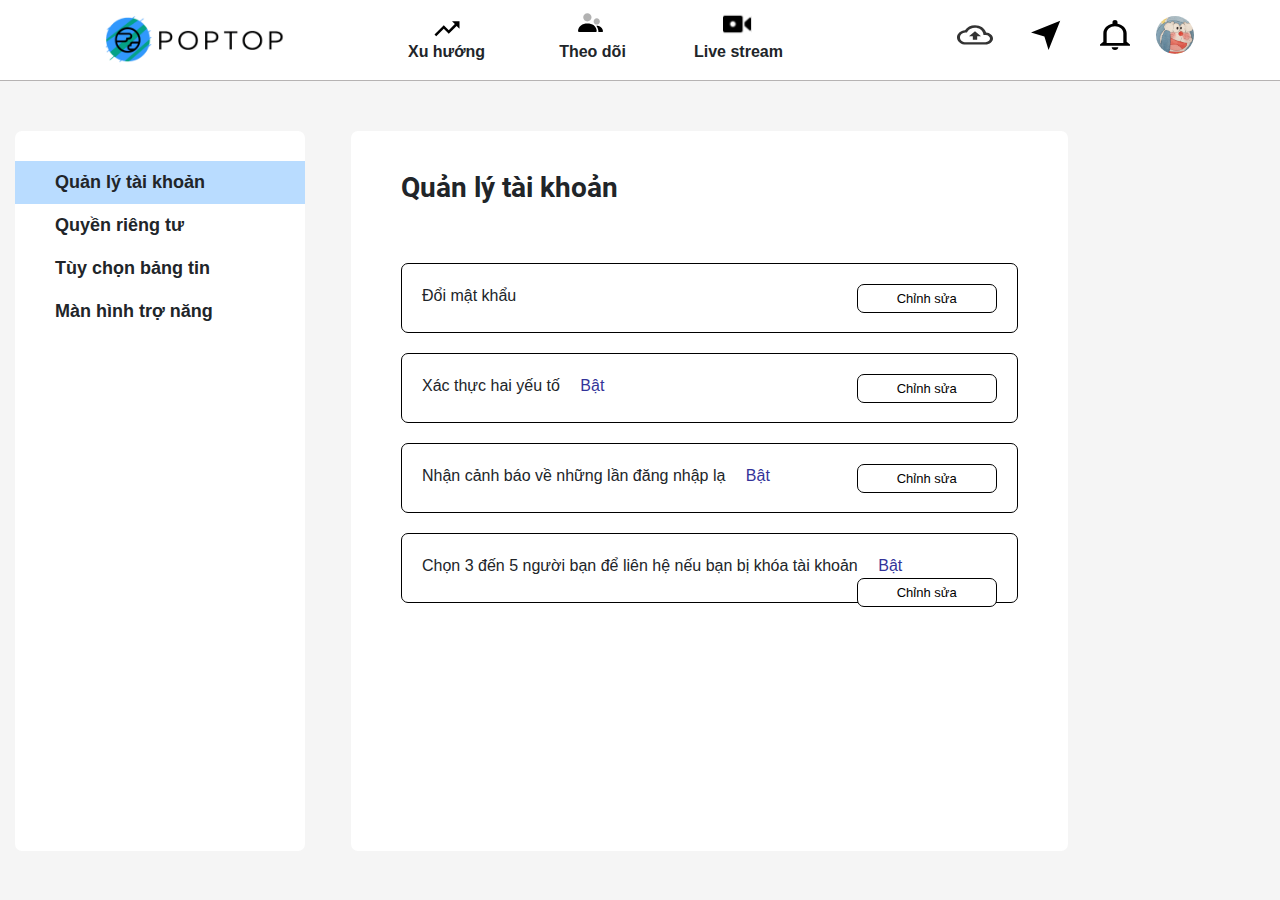
<file: setting.html>
<!DOCTYPE html>
<html lang="en">
<head>
    <meta charset="UTF-8">
    <meta name="viewport" content="width=device-width, initial-scale=1.0">
    <title>Poptop</title>

    <!-- /*-----*-----*-- setup-lib-css --*-----*-----*/ -->
    <link rel="stylesheet" href="https://cdnjs.cloudflare.com/ajax/libs/OwlCarousel2/2.3.4/assets/owl.carousel.min.css" integrity="sha512-tS3S5qG0BlhnQROyJXvNjeEM4UpMXHrQfTGmbQ1gKmelCxlSEBUaxhRBj/EFTzpbP4RVSrpEikbmdJobCvhE3g==" crossorigin="anonymous" />
    <link rel="stylesheet" href="bootstrap/css/bootstrap.min.css">	
    <link rel="stylesheet" href="asset/fontawesome/css/all.min.css">    
    <link rel="stylesheet" href="asset/setup.css">
    
    <!-- /*-----*-----*-- component --*-----*-----*/ -->
    <link rel="stylesheet" href="./component/header/style.css">
    <link rel="stylesheet" href="./component/sidebar/style.css">
    <link rel="stylesheet" href="./component/video/style.css">
    <link rel="stylesheet" href="./component/account/style.css">

    <!-- /*-----*-----*-- edit-style --*-----*-----*/ -->

    <!-- /*-----*-----*-- important --*-----*-----*/ -->
    <link rel="stylesheet" href="asset/style.css">

</head>
<body class="scroll">
    <!-- ----- ----- header ----- ------->
    <section class="header-top"></section>
    <section class="header-main">
        <div class="container">
            <div class="row">
                <div class="col-lg-3">
                    <a href="/">
                        <img class="header-logo" src="./src/logo.png" alt="logo">
                    </a>
                </div>
                <div class="col-lg-5">
                    <ul class="list-inline text-center mb-0">
                        <li class="list-inline-item nav-menu">
                            <a href="/" class="">
                                <div>
                                    <svg width="30" height="30" viewBox="0 0 30 30" fill="none" xmlns="http://www.w3.org/2000/svg">
                                        <path d="M20 11.25L22.8625 14.1125L16.7625 20.2125L11.7625 15.2125L2.5 24.4875L4.2625 26.25L11.7625 18.75L16.7625 23.75L24.6375 15.8875L27.5 18.75V11.25H20Z" fill="black"/>
                                    </svg>
                                        
                                                                               
                                </div>
                                <b>Xu hướng</b>
                            </a>
                           
                        </li>
                        <li class="list-inline-item nav-menu">
                            <a href="./common.html">
                                <div>
                                    <svg width="30" height="30" viewBox="0 0 30 30" fill="none" xmlns="http://www.w3.org/2000/svg">
                                        <path opacity="0.3" fill-rule="evenodd" clip-rule="evenodd" d="M5.20825 7.29167C5.20825 9.59285 7.07373 11.4583 9.37492 11.4583C11.6761 11.4583 13.5416 9.59285 13.5416 7.29167C13.5416 4.99048 11.6761 3.125 9.37492 3.125C7.07373 3.125 5.20825 4.99048 5.20825 7.29167ZM15.6249 11.4583C15.6249 13.1842 17.024 14.5833 18.7499 14.5833C20.4758 14.5833 21.8749 13.1842 21.8749 11.4583C21.8749 9.73244 20.4758 8.33333 18.7499 8.33333C17.024 8.33333 15.6249 9.73244 15.6249 11.4583Z" fill="black"/>
                                        <path fill-rule="evenodd" clip-rule="evenodd" d="M9.35765 13.5417C4.43949 13.5417 0.404436 16.0693 0.000678838 21.0408C-0.0213143 21.3116 0.496575 21.875 0.757815 21.875H17.9653C18.7478 21.875 18.76 21.2453 18.7478 21.0417C18.4426 15.9304 14.345 13.5417 9.35765 13.5417ZM24.4333 21.875H20.4167C20.4167 19.5303 19.642 17.3665 18.3346 15.6256C21.883 15.6644 24.7804 17.4585 24.9984 21.25C25.0072 21.4027 24.9984 21.875 24.4333 21.875Z" fill="black"/>
                                        </svg>
                                        
                                        
                                         
                                </div>
                                <b>Theo dõi</b>
                            </a>
                            
                        </li>
                        <li class="list-inline-item nav-menu">
                            <a href="./livestream.html">
                                <div>
                                    <svg width="30" height="30" viewBox="0 0 32 32" fill="none" xmlns="http://www.w3.org/2000/svg" xmlns:xlink="http://www.w3.org/1999/xlink">
                                        <rect width="30" height="30" fill="url(#pattern0)"/>
                                        <defs>
                                        <pattern id="pattern0" patternContentUnits="objectBoundingBox" width="1" height="1">
                                        <use xlink:href="#image0" transform="scale(0.0333333)"/>
                                        </pattern>
                                        <image id="image0" width="30" height="30" xlink:href="[data-uri]"/>
                                        </defs>
                                    </svg>
                                        
                                </div>
                                <b>Live stream</b>
                            </a>
                            
                        </li>

                    </ul>
                </div>
                <div class="col-lg-4">
                    <ul class="list-inline text-right mb-0 right-nav-header">
                        <li class="list-inline-item">
                            
                            <a class="btn" href="upload.html">
                                
                                <svg width="1em" height="1em" viewBox="0 0 34 28" fill="none" xmlns="http://www.w3.org/2000/svg">
                                    <path fill-rule="evenodd" clip-rule="evenodd" d="M27.4125 11.7434C26.4492 7.81452 22.1567 4.86502 17 4.86502C12.9058 4.86502 9.35 6.73266 7.57917 9.46579C3.315 9.8302 0 12.7342 0 16.2531C0 20.0225 3.81083 23.0859 8.5 23.0859H26.9167C30.8267 23.0859 34 20.535 34 17.3919C34 14.3854 31.0958 11.9484 27.4125 11.7434ZM26.9167 20.8083H8.5C5.36917 20.8083 2.83333 18.7698 2.83333 16.2531C2.83333 13.9185 5.00083 11.9712 7.87667 11.732L9.3925 11.6067L10.1008 10.5249C11.4467 8.44086 14.0817 7.14263 17 7.14263C20.7117 7.14263 23.9133 9.2608 24.6358 12.1875L25.0608 13.8957L27.2283 14.021C29.4383 14.1349 31.1667 15.6267 31.1667 17.3919C31.1667 19.2709 29.2542 20.8083 26.9167 20.8083ZM14.9458 15.1143H11.3333L17 10.559L22.6667 15.1143H19.0542V18.5307H14.9458V15.1143Z" fill="#333333"/>
                                </svg>
                                    
                            </a>

                        </li>
                        <li class="list-inline-item">
                            <a href="#" class="btn">
                                <svg width="30" height="30" viewBox="0 0 30 30" fill="none" xmlns="http://www.w3.org/2000/svg">
                                    <path d="M13.3977 16.6022L1.71633e-05 12.4371L29.2186 0.781366L17.5628 29.9999L13.3977 16.6022Z" fill="black"/>
                                </svg>
                            </a>
                                
                        </li>
                        <li class="list-inline-item">
                            <button class="btn open-notify" id="">
                                <svg width="30" height="30" viewBox="0 0 30 30" fill="none" xmlns="http://www.w3.org/2000/svg">
                                    <path fill-rule="evenodd" clip-rule="evenodd" d="M12.5 2.09302C12.5 0.934884 13.6167 0 15 0C16.3833 0 17.5 0.934884 17.5 2.09302V3.72558C22.7333 4.67442 26.6667 8.5814 26.6667 13.2558V21.6279L30 24.4186V25.814H0V24.4186L3.33333 21.6279V13.2558C3.33333 8.5814 7.26667 4.67442 12.5 3.72558V2.09302ZM14.9998 6.27907C19.5998 6.27907 23.3332 9.40465 23.3332 13.2558V23.0233H6.6665V13.2558C6.6665 9.40465 10.3998 6.27907 14.9998 6.27907ZM11.6833 27.2233C11.6833 28.7582 13.1667 30.0001 15 30.0001C16.8333 30.0001 18.3167 28.7582 18.3167 27.2233H11.6833Z" fill="black"/>
                                </svg>
                            </button>
                            <div class="wrap-notify">
                                <div class="header mb-3">
                                    <h4 class="title">Thông báo</h4>
                                    <ul class="list-inline">
                                        <li class="list-inline-item tag active">Tất cả</li>
                                        <li class="list-inline-item tag">Thích</li>
                                        <li class="list-inline-item tag">Bình luận</li>
                                        <li class="list-inline-item tag">Nhắc đến</li>
                                        <li class="list-inline-item tag">Follower</li>

                                    </ul>
                                </div>
                                <p class="text-muted"><b>Hôm nay</b></p>
                                <div class="notify-item">
                                    <img src="./src/avt.png" alt="avatar">
                                    <div style="width: 55%;">
                                        <b>Minn</b><br>
                                        <small class="text-muted">Đã bắt đầu follow bạn. 21-04</small>
                                    </div>
                                    <button class="bg-pink">Follow lại</button>
                                </div>
                                <p class="text-muted mt-4"><b>Trước đây</b></p>
                                <div class="notify-item">
                                    <img src="./src/avt.png" alt="avatar">
                                    <div style="width: 55%;">
                                        <b>Minn</b><br>
                                        <small class="text-muted">Đã bắt đầu follow bạn. 21-04</small>
                                    </div>
                                    <button class="bg-pink">Follow lại</button>
                                </div>
                                <div class="notify-item">
                                    <img src="./src/avt.png" alt="avatar">
                                    <div style="width: 55%;">
                                        <b>Mark Zuckerberg</b><br>
                                        <small class="text-muted">Đã trả lời bình luận của bạn. 22-02</small>
                                    </div>
                                    <button class="bg-purple">Xem </button>
                                </div>
                            </div>
                        </li>

                        <li class="list-inline-item">
                            <button  class="btn btn-account btn-popup-setting">
                                <img  src="./src/avt.png" alt="">                                 
                            </button>
                            <div class="wrap-setting-popup">
                                <ul class="unstyle-list">
                                    <li class="popup-item">
                                        <a href="my-profile.html">
                                            <svg xmlns="http://www.w3.org/2000/svg" width="16" height="16" fill="currentColor" class="bi bi-person" viewBox="0 0 16 16">
                                                <path d="M8 8a3 3 0 1 0 0-6 3 3 0 0 0 0 6zm2-3a2 2 0 1 1-4 0 2 2 0 0 1 4 0zm4 8c0 1-1 1-1 1H3s-1 0-1-1 1-4 6-4 6 3 6 4zm-1-.004c-.001-.246-.154-.986-.832-1.664C11.516 10.68 10.289 10 8 10c-2.29 0-3.516.68-4.168 1.332-.678.678-.83 1.418-.832 1.664h10z"/>
                                            </svg>
                                            <span>Xem hồ sơ</span>
                                        </a>
                                    </li>
                                    <li class="popup-item">
                                        <a href="setting.html">
                                            <svg xmlns="http://www.w3.org/2000/svg" width="16" height="16" fill="currentColor" class="bi bi-gear" viewBox="0 0 16 16">
                                                <path d="M8 4.754a3.246 3.246 0 1 0 0 6.492 3.246 3.246 0 0 0 0-6.492zM5.754 8a2.246 2.246 0 1 1 4.492 0 2.246 2.246 0 0 1-4.492 0z"/>
                                                <path d="M9.796 1.343c-.527-1.79-3.065-1.79-3.592 0l-.094.319a.873.873 0 0 1-1.255.52l-.292-.16c-1.64-.892-3.433.902-2.54 2.541l.159.292a.873.873 0 0 1-.52 1.255l-.319.094c-1.79.527-1.79 3.065 0 3.592l.319.094a.873.873 0 0 1 .52 1.255l-.16.292c-.892 1.64.901 3.434 2.541 2.54l.292-.159a.873.873 0 0 1 1.255.52l.094.319c.527 1.79 3.065 1.79 3.592 0l.094-.319a.873.873 0 0 1 1.255-.52l.292.16c1.64.893 3.434-.902 2.54-2.541l-.159-.292a.873.873 0 0 1 .52-1.255l.319-.094c1.79-.527 1.79-3.065 0-3.592l-.319-.094a.873.873 0 0 1-.52-1.255l.16-.292c.893-1.64-.902-3.433-2.541-2.54l-.292.159a.873.873 0 0 1-1.255-.52l-.094-.319zm-2.633.283c.246-.835 1.428-.835 1.674 0l.094.319a1.873 1.873 0 0 0 2.693 1.115l.291-.16c.764-.415 1.6.42 1.184 1.185l-.159.292a1.873 1.873 0 0 0 1.116 2.692l.318.094c.835.246.835 1.428 0 1.674l-.319.094a1.873 1.873 0 0 0-1.115 2.693l.16.291c.415.764-.42 1.6-1.185 1.184l-.291-.159a1.873 1.873 0 0 0-2.693 1.116l-.094.318c-.246.835-1.428.835-1.674 0l-.094-.319a1.873 1.873 0 0 0-2.692-1.115l-.292.16c-.764.415-1.6-.42-1.184-1.185l.159-.291A1.873 1.873 0 0 0 1.945 8.93l-.319-.094c-.835-.246-.835-1.428 0-1.674l.319-.094A1.873 1.873 0 0 0 3.06 4.377l-.16-.292c-.415-.764.42-1.6 1.185-1.184l.292.159a1.873 1.873 0 0 0 2.692-1.115l.094-.319z"/>
                                            </svg>
                                            <span>Cài đặt</span>
                                        </a>
                                    </li>
                                    <li class="popup-item">
                                        <a href="support.html">
                                            <svg xmlns="http://www.w3.org/2000/svg" width="16" height="16" fill="currentColor" class="bi bi-question-circle" viewBox="0 0 16 16">
                                                <path d="M8 15A7 7 0 1 1 8 1a7 7 0 0 1 0 14zm0 1A8 8 0 1 0 8 0a8 8 0 0 0 0 16z"/>
                                                <path d="M5.255 5.786a.237.237 0 0 0 .241.247h.825c.138 0 .248-.113.266-.25.09-.656.54-1.134 1.342-1.134.686 0 1.314.343 1.314 1.168 0 .635-.374.927-.965 1.371-.673.489-1.206 1.06-1.168 1.987l.003.217a.25.25 0 0 0 .25.246h.811a.25.25 0 0 0 .25-.25v-.105c0-.718.273-.927 1.01-1.486.609-.463 1.244-.977 1.244-2.056 0-1.511-1.276-2.241-2.673-2.241-1.267 0-2.655.59-2.75 2.286zm1.557 5.763c0 .533.425.927 1.01.927.609 0 1.028-.394 1.028-.927 0-.552-.42-.94-1.029-.94-.584 0-1.009.388-1.009.94z"/>
                                            </svg>
                                            <span>Phản hồi và trợ giúp</span>
                                        </a>
                                    </li>
                                    <li class="popup-item">
                                        <a href="index.html">
                                            <svg xmlns="http://www.w3.org/2000/svg" width="16" height="16" fill="currentColor" class="bi bi-box-arrow-right" viewBox="0 0 16 16">
                                                <path fill-rule="evenodd" d="M10 12.5a.5.5 0 0 1-.5.5h-8a.5.5 0 0 1-.5-.5v-9a.5.5 0 0 1 .5-.5h8a.5.5 0 0 1 .5.5v2a.5.5 0 0 0 1 0v-2A1.5 1.5 0 0 0 9.5 2h-8A1.5 1.5 0 0 0 0 3.5v9A1.5 1.5 0 0 0 1.5 14h8a1.5 1.5 0 0 0 1.5-1.5v-2a.5.5 0 0 0-1 0v2z"/>
                                                <path fill-rule="evenodd" d="M15.854 8.354a.5.5 0 0 0 0-.708l-3-3a.5.5 0 0 0-.708.708L14.293 7.5H5.5a.5.5 0 0 0 0 1h8.793l-2.147 2.146a.5.5 0 0 0 .708.708l3-3z"/>
                                            </svg>
                                            <span>Đăng xuất</span>
                                        </a>
                                    </li>

                                </ul>
                            </div>
                        </li>

                    </ul>

                </div>
            </div>
        </div>
    </section>

    <section class="header-bottom"></section>
    <!-- ----- ----- breadcrumb ----- ------->

    <!-- ----- ----- body ----- ------->
    <div class="container-fluid setting-section">
        <div class="gap-md"></div>
        <div class="row">
            <div class="col-lg-3 ">
                <div class="wrap-setting-list">
                    <ul class="unstyle-list">
                        <li class="button-set active" id="btn-0">Quản lý tài khoản</li>
                        <li class="button-set" id="btn-1">Quyền riêng tư</li>
                        <li class="button-set" id="btn-2">Tùy chọn bảng tin</li>
                        <li class="button-set" id="btn-3">Màn hình trợ năng </li>
                    </ul>
                </div>
                
            </div>
            
            <div class="col-lg-7 ml-3">
                <div id="set-0" class="tab-setting ">
                    <div class="gap-sm"></div>
                    <h3 class="title">
                        Quản lý tài khoản
                    </h3>
                    <div class="gap-sm"></div>
                    <div class="setting-item">
                        <span>Đổi mật khẩu</span>
                        <button class="btn btn-outline float-right">Chỉnh sửa</button>
                    </div>
                    <div class="setting-item">
                        <span>Xác thực hai yếu tố </span>
                        <span class="c-purple ml-3">Bật</span>
                        <button class="btn btn-outline float-right">Chỉnh sửa</button>
                    </div>
                    <div class="setting-item">
                        <span>Nhận cảnh báo về những lần đăng nhập lạ  </span>
                        <span class="c-purple ml-3">Bật</span>
                        <button class="btn btn-outline float-right">Chỉnh sửa</button>
                    </div>
                    <div class="setting-item">
                        <span>Chọn 3 đến 5 người bạn để liên hệ nếu bạn bị khóa tài khoản </span>
                        <span class="c-purple ml-3">Bật</span>
                        <button class="btn btn-outline float-right">Chỉnh sửa</button>
                    </div>
                </div>
                <div id="set-1" class="tab-setting d-none">
                    <div class="gap-sm"></div>
                    <h3 class="title">
                        Quyền riêng tư
                    </h3>
                    <div class="gap-sm"></div>
                    <div class="setting-item">
                        <span>Tài khoản riêng tư</span>
                        <button class="btn btn-outline float-right">Chỉnh sửa</button>
                    </div>
                    <div class="setting-item edit-w">
                        <div>Hoạt động của bạn</div>
                        <div class="gap-sm"></div>
                        <ul class="list-activity">
                            <li>
                                <span>Ai có thể xem bài viết của bạn</span>
                                <button class="btn btn-outline float-right">Chỉnh sửa</button>
                            </li>
                            <li>
                                <span>Ai có thể tìm kiếm bạn</span>
                                <button class="btn btn-outline float-right">Chỉnh sửa</button>
                            </li>
                            <li>
                                <span>Ai có thể gửi tin nhắn cho bạn</span>
                                <button class="btn btn-outline float-right">Chỉnh sửa</button>
                            </li>
                            <li>
                                <span>Ai có thể xem các tài khoản bạn đang theo dõi</span>
                                <button class="btn btn-outline float-right">Chỉnh sửa</button>
                            </li>
                        </ul>
                        

                    </div>
                   
                </div>
                <div id="set-2" class="tab-setting d-none">
                    <div class="gap-sm"></div>
                    <h3 class="title">
                        Tùy chọn bảng tin
                    </h3>
                    <div class="gap-sm"></div>
                    <div class="setting-item">
                        <span>Quản lý mục yêu thích</span>
                        <button class="btn btn-outline float-right">Chỉnh sửa</button>
                    </div>
                    <div class="setting-item">
                        <span>Bỏ theo dõi </span>
                        <button class="btn btn-outline float-right">Chỉnh sửa</button>
                    </div>
                    <div class="setting-item">
                        <span>Kết nối lại  </span>
                        <button class="btn btn-outline float-right">Chỉnh sửa</button>
                    </div>
                    <div class="setting-item">
                        <span>Tạm ẩn </span>
                        <button class="btn btn-outline float-right">Chỉnh sửa</button>
                    </div>
                </div>
                <div id="set-3" class="tab-setting d-none">
                    <div class="gap-sm"></div>
                    <h3 class="title">
                        Màn hình trợ năng
                    </h3>
                    <div class="gap-sm"></div>
                    <div class="setting-item">
                        <span>Chế độ tối</span>
                        <button class="btn btn-outline float-right">Chỉnh sửa</button>
                    </div>
                    <div class="setting-item">
                        <span>Chế độ thu gọn </span>
                        <button class="btn btn-outline float-right">Chỉnh sửa</button>
                    </div>
                </div>
            </div>
        </div>
    </div>

    <!-- ----- ----- footer ----- ------->
    <section class="footer-2"></section>
    <section class="footer-1"></section>
    <section class="footer-absolute"></section>
</body>
</html>


<!-- /*-----*-----*-- lib-javascript --*-----*-----*/ -->
<script src="bootstrap/js/jquery-3.4.1.min.js"></script>
<script src="bootstrap/js/bootstrap.min.js"></script>
<script src="https://cdnjs.cloudflare.com/ajax/libs/OwlCarousel2/2.3.4/owl.carousel.min.js" integrity="sha512-bPs7Ae6pVvhOSiIcyUClR7/q2OAsRiovw4vAkX+zJbw3ShAeeqezq50RIIcIURq7Oa20rW2n2q+fyXBNcU9lrw==" crossorigin="anonymous"></script>
<!-- /*-----*-----*-- my-script --*-----*-----*/ -->
<script src="./component/header/script.js"></script>
<script src="./component/account/script.js"></script>
</file>
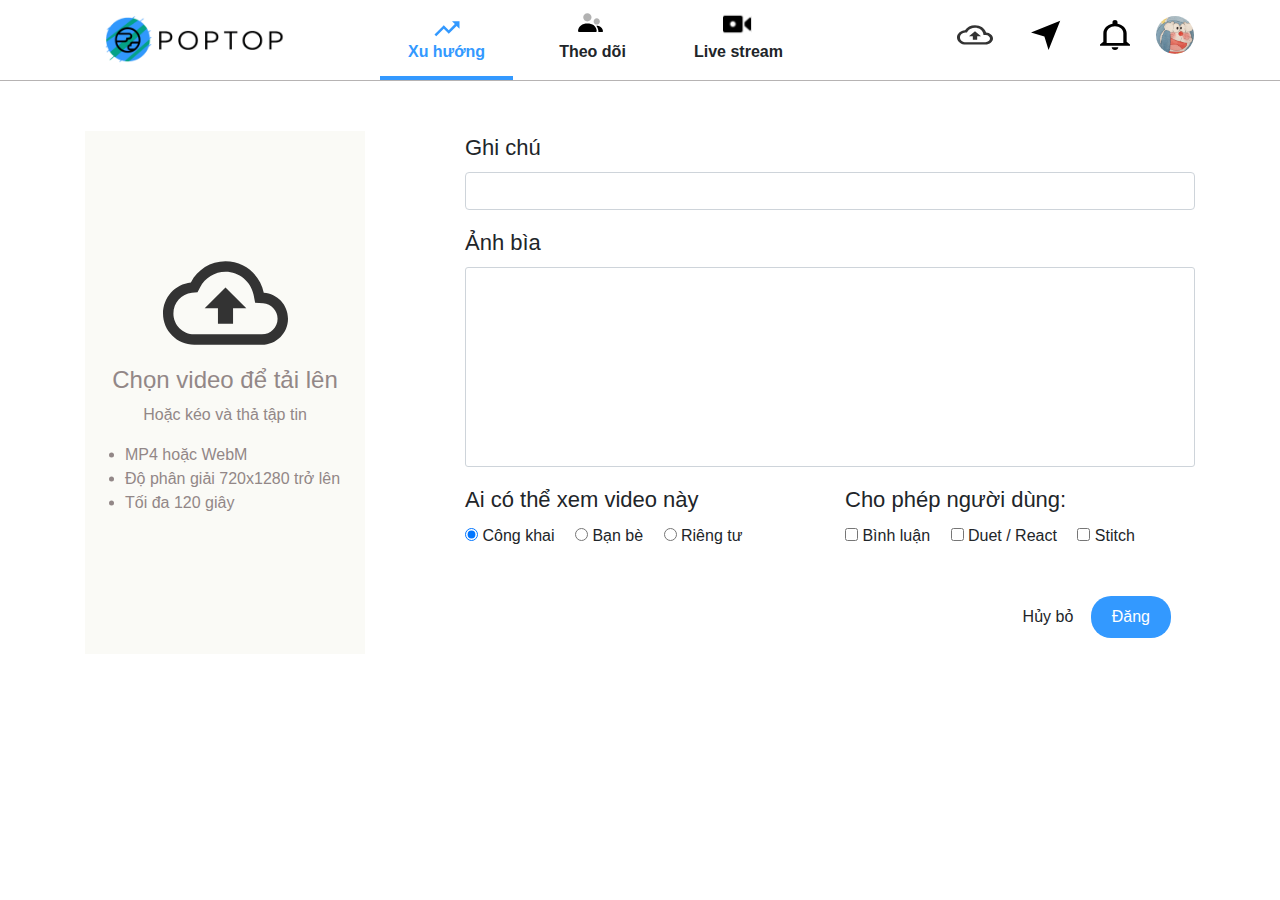
<file: upload.html>
<!DOCTYPE html>
<html lang="en">
<head>
    <meta charset="UTF-8">
    <meta name="viewport" content="width=device-width, initial-scale=1.0">
    <title>Poptop</title>

    <!-- /*-----*-----*-- setup-lib-css --*-----*-----*/ -->
    <link rel="stylesheet" href="https://cdnjs.cloudflare.com/ajax/libs/OwlCarousel2/2.3.4/assets/owl.carousel.min.css" integrity="sha512-tS3S5qG0BlhnQROyJXvNjeEM4UpMXHrQfTGmbQ1gKmelCxlSEBUaxhRBj/EFTzpbP4RVSrpEikbmdJobCvhE3g==" crossorigin="anonymous" />
    <link rel="stylesheet" href="bootstrap/css/bootstrap.min.css">	
    <link rel="stylesheet" href="asset/fontawesome/css/all.min.css">    
    <link rel="stylesheet" href="asset/setup.css">
    
    <!-- /*-----*-----*-- component --*-----*-----*/ -->
    <link rel="stylesheet" href="./component/header/style.css">
    <link rel="stylesheet" href="./component/sidebar/style.css">
    <link rel="stylesheet" href="./component/video/style.css">
    <!-- /*-----*-----*-- edit-style --*-----*-----*/ -->

    <!-- /*-----*-----*-- important --*-----*-----*/ -->
    <link rel="stylesheet" href="asset/style.css">

</head>
<body class="scroll bg-white">
    <!-- ----- ----- header ----- ------->
    <section class="header-top"></section>
    <section class="header-main">
        <div class="container">
            <div class="row">
                <div class="col-lg-3">
                    <a href="/">
                        <img class="header-logo" src="./src/logo.png" alt="logo">
                    </a>
                </div>
                <div class="col-lg-5">
                    <ul class="list-inline text-center mb-0">
                        <li class="list-inline-item nav-menu">
                            <a href="#" class="active">
                                <div>
                                    <svg width="30" height="30" viewBox="0 0 30 30" fill="none" xmlns="http://www.w3.org/2000/svg">
                                        <path d="M20 11.25L22.8625 14.1125L16.7625 20.2125L11.7625 15.2125L2.5 24.4875L4.2625 26.25L11.7625 18.75L16.7625 23.75L24.6375 15.8875L27.5 18.75V11.25H20Z" fill="black"/>
                                    </svg>
                                        
                                                                               
                                </div>
                                <b>Xu hướng</b>
                            </a>
                           
                        </li>
                        <li class="list-inline-item nav-menu">
                            <a href="#">
                                <div>
                                    <svg width="30" height="30" viewBox="0 0 30 30" fill="none" xmlns="http://www.w3.org/2000/svg">
                                        <path opacity="0.3" fill-rule="evenodd" clip-rule="evenodd" d="M5.20825 7.29167C5.20825 9.59285 7.07373 11.4583 9.37492 11.4583C11.6761 11.4583 13.5416 9.59285 13.5416 7.29167C13.5416 4.99048 11.6761 3.125 9.37492 3.125C7.07373 3.125 5.20825 4.99048 5.20825 7.29167ZM15.6249 11.4583C15.6249 13.1842 17.024 14.5833 18.7499 14.5833C20.4758 14.5833 21.8749 13.1842 21.8749 11.4583C21.8749 9.73244 20.4758 8.33333 18.7499 8.33333C17.024 8.33333 15.6249 9.73244 15.6249 11.4583Z" fill="black"/>
                                        <path fill-rule="evenodd" clip-rule="evenodd" d="M9.35765 13.5417C4.43949 13.5417 0.404436 16.0693 0.000678838 21.0408C-0.0213143 21.3116 0.496575 21.875 0.757815 21.875H17.9653C18.7478 21.875 18.76 21.2453 18.7478 21.0417C18.4426 15.9304 14.345 13.5417 9.35765 13.5417ZM24.4333 21.875H20.4167C20.4167 19.5303 19.642 17.3665 18.3346 15.6256C21.883 15.6644 24.7804 17.4585 24.9984 21.25C25.0072 21.4027 24.9984 21.875 24.4333 21.875Z" fill="black"/>
                                        </svg>
                                        
                                        
                                         
                                </div>
                                <b>Theo dõi</b>
                            </a>
                            
                        </li>
                        <li class="list-inline-item nav-menu">
                            <a href="#">
                                <div>
                                    <svg width="30" height="30" viewBox="0 0 32 32" fill="none" xmlns="http://www.w3.org/2000/svg" xmlns:xlink="http://www.w3.org/1999/xlink">
                                        <rect width="30" height="30" fill="url(#pattern0)"/>
                                        <defs>
                                        <pattern id="pattern0" patternContentUnits="objectBoundingBox" width="1" height="1">
                                        <use xlink:href="#image0" transform="scale(0.0333333)"/>
                                        </pattern>
                                        <image id="image0" width="30" height="30" xlink:href="[data-uri]"/>
                                        </defs>
                                    </svg>
                                        
                                </div>
                                <b>Live stream</b>
                            </a>
                            
                        </li>

                    </ul>
                </div>
                <div class="col-lg-4">
                    <ul class="list-inline text-right mb-0 right-nav-header">
                        <li class="list-inline-item">
                            
                            <a class="btn" href="upload.html">
                                
                                <svg width="1em" height="1em" viewBox="0 0 34 28" fill="none" xmlns="http://www.w3.org/2000/svg">
                                    <path fill-rule="evenodd" clip-rule="evenodd" d="M27.4125 11.7434C26.4492 7.81452 22.1567 4.86502 17 4.86502C12.9058 4.86502 9.35 6.73266 7.57917 9.46579C3.315 9.8302 0 12.7342 0 16.2531C0 20.0225 3.81083 23.0859 8.5 23.0859H26.9167C30.8267 23.0859 34 20.535 34 17.3919C34 14.3854 31.0958 11.9484 27.4125 11.7434ZM26.9167 20.8083H8.5C5.36917 20.8083 2.83333 18.7698 2.83333 16.2531C2.83333 13.9185 5.00083 11.9712 7.87667 11.732L9.3925 11.6067L10.1008 10.5249C11.4467 8.44086 14.0817 7.14263 17 7.14263C20.7117 7.14263 23.9133 9.2608 24.6358 12.1875L25.0608 13.8957L27.2283 14.021C29.4383 14.1349 31.1667 15.6267 31.1667 17.3919C31.1667 19.2709 29.2542 20.8083 26.9167 20.8083ZM14.9458 15.1143H11.3333L17 10.559L22.6667 15.1143H19.0542V18.5307H14.9458V15.1143Z" fill="#333333"/>
                                </svg>
                                    
                            </a>

                        </li>
                        <li class="list-inline-item">
                            <a href="./message.html" class="btn">
                                <svg width="30" height="30" viewBox="0 0 30 30" fill="none" xmlns="http://www.w3.org/2000/svg">
                                    <path d="M13.3977 16.6022L1.71633e-05 12.4371L29.2186 0.781366L17.5628 29.9999L13.3977 16.6022Z" fill="black"/>
                                </svg>
                            </a>
                                
                        </li>
                        <li class="list-inline-item">
                            <button class="btn open-notify" id="">
                                <svg width="30" height="30" viewBox="0 0 30 30" fill="none" xmlns="http://www.w3.org/2000/svg">
                                    <path fill-rule="evenodd" clip-rule="evenodd" d="M12.5 2.09302C12.5 0.934884 13.6167 0 15 0C16.3833 0 17.5 0.934884 17.5 2.09302V3.72558C22.7333 4.67442 26.6667 8.5814 26.6667 13.2558V21.6279L30 24.4186V25.814H0V24.4186L3.33333 21.6279V13.2558C3.33333 8.5814 7.26667 4.67442 12.5 3.72558V2.09302ZM14.9998 6.27907C19.5998 6.27907 23.3332 9.40465 23.3332 13.2558V23.0233H6.6665V13.2558C6.6665 9.40465 10.3998 6.27907 14.9998 6.27907ZM11.6833 27.2233C11.6833 28.7582 13.1667 30.0001 15 30.0001C16.8333 30.0001 18.3167 28.7582 18.3167 27.2233H11.6833Z" fill="black"/>
                                </svg>
                            </button>
                            <div class="wrap-notify">
                                <div class="header mb-3">
                                    <h4 class="title">Thông báo</h4>
                                    <ul class="list-inline">
                                        <li class="list-inline-item tag active">Tất cả</li>
                                        <li class="list-inline-item tag">Thích</li>
                                        <li class="list-inline-item tag">Bình luận</li>
                                        <li class="list-inline-item tag">Nhắc đến</li>
                                        <li class="list-inline-item tag">Follower</li>

                                    </ul>
                                </div>
                                <p class="text-muted"><b>Hôm nay</b></p>
                                <div class="notify-item">
                                    <img src="./src/avt.png" alt="avatar">
                                    <div style="width: 55%;">
                                        <b>Minn</b><br>
                                        <small class="text-muted">Đã bắt đầu follow bạn. 21-04</small>
                                    </div>
                                    <button class="bg-pink">Follow lại</button>
                                </div>
                                <p class="text-muted mt-4"><b>Trước đây</b></p>
                                <div class="notify-item">
                                    <img src="./src/avt.png" alt="avatar">
                                    <div style="width: 55%;">
                                        <b>Minn</b><br>
                                        <small class="text-muted">Đã bắt đầu follow bạn. 21-04</small>
                                    </div>
                                    <button class="bg-pink">Follow lại</button>
                                </div>
                                <div class="notify-item">
                                    <img src="./src/avt.png" alt="avatar">
                                    <div style="width: 55%;">
                                        <b>Mark Zuckerberg</b><br>
                                        <small class="text-muted">Đã trả lời bình luận của bạn. 22-02</small>
                                    </div>
                                    <button class="bg-purple">Xem </button>
                                </div>
                            </div>
                        </li>

                        <li class="list-inline-item">
                            <button  class="btn btn-account btn-popup-setting">
                                <img  src="./src/avt.png" alt="" style="width: unset;">                                 
                            </button>
                            <div class="wrap-setting-popup">
                                <ul class="unstyle-list">
                                    <li class="popup-item">
                                        <a href="my-profile.html">
                                            <svg xmlns="http://www.w3.org/2000/svg" width="16" height="16" fill="currentColor" class="bi bi-person" viewBox="0 0 16 16">
                                                <path d="M8 8a3 3 0 1 0 0-6 3 3 0 0 0 0 6zm2-3a2 2 0 1 1-4 0 2 2 0 0 1 4 0zm4 8c0 1-1 1-1 1H3s-1 0-1-1 1-4 6-4 6 3 6 4zm-1-.004c-.001-.246-.154-.986-.832-1.664C11.516 10.68 10.289 10 8 10c-2.29 0-3.516.68-4.168 1.332-.678.678-.83 1.418-.832 1.664h10z"/>
                                            </svg>
                                            <span>Xem hồ sơ</span>
                                        </a>
                                    </li>
                                    <li class="popup-item">
                                        <a href="setting.html">
                                            <svg xmlns="http://www.w3.org/2000/svg" width="16" height="16" fill="currentColor" class="bi bi-gear" viewBox="0 0 16 16">
                                                <path d="M8 4.754a3.246 3.246 0 1 0 0 6.492 3.246 3.246 0 0 0 0-6.492zM5.754 8a2.246 2.246 0 1 1 4.492 0 2.246 2.246 0 0 1-4.492 0z"/>
                                                <path d="M9.796 1.343c-.527-1.79-3.065-1.79-3.592 0l-.094.319a.873.873 0 0 1-1.255.52l-.292-.16c-1.64-.892-3.433.902-2.54 2.541l.159.292a.873.873 0 0 1-.52 1.255l-.319.094c-1.79.527-1.79 3.065 0 3.592l.319.094a.873.873 0 0 1 .52 1.255l-.16.292c-.892 1.64.901 3.434 2.541 2.54l.292-.159a.873.873 0 0 1 1.255.52l.094.319c.527 1.79 3.065 1.79 3.592 0l.094-.319a.873.873 0 0 1 1.255-.52l.292.16c1.64.893 3.434-.902 2.54-2.541l-.159-.292a.873.873 0 0 1 .52-1.255l.319-.094c1.79-.527 1.79-3.065 0-3.592l-.319-.094a.873.873 0 0 1-.52-1.255l.16-.292c.893-1.64-.902-3.433-2.541-2.54l-.292.159a.873.873 0 0 1-1.255-.52l-.094-.319zm-2.633.283c.246-.835 1.428-.835 1.674 0l.094.319a1.873 1.873 0 0 0 2.693 1.115l.291-.16c.764-.415 1.6.42 1.184 1.185l-.159.292a1.873 1.873 0 0 0 1.116 2.692l.318.094c.835.246.835 1.428 0 1.674l-.319.094a1.873 1.873 0 0 0-1.115 2.693l.16.291c.415.764-.42 1.6-1.185 1.184l-.291-.159a1.873 1.873 0 0 0-2.693 1.116l-.094.318c-.246.835-1.428.835-1.674 0l-.094-.319a1.873 1.873 0 0 0-2.692-1.115l-.292.16c-.764.415-1.6-.42-1.184-1.185l.159-.291A1.873 1.873 0 0 0 1.945 8.93l-.319-.094c-.835-.246-.835-1.428 0-1.674l.319-.094A1.873 1.873 0 0 0 3.06 4.377l-.16-.292c-.415-.764.42-1.6 1.185-1.184l.292.159a1.873 1.873 0 0 0 2.692-1.115l.094-.319z"/>
                                            </svg>
                                            <span>Cài đặt</span>
                                        </a>
                                    </li>
                                    <li class="popup-item">
                                        <a href="support.html">
                                            <svg xmlns="http://www.w3.org/2000/svg" width="16" height="16" fill="currentColor" class="bi bi-question-circle" viewBox="0 0 16 16">
                                                <path d="M8 15A7 7 0 1 1 8 1a7 7 0 0 1 0 14zm0 1A8 8 0 1 0 8 0a8 8 0 0 0 0 16z"/>
                                                <path d="M5.255 5.786a.237.237 0 0 0 .241.247h.825c.138 0 .248-.113.266-.25.09-.656.54-1.134 1.342-1.134.686 0 1.314.343 1.314 1.168 0 .635-.374.927-.965 1.371-.673.489-1.206 1.06-1.168 1.987l.003.217a.25.25 0 0 0 .25.246h.811a.25.25 0 0 0 .25-.25v-.105c0-.718.273-.927 1.01-1.486.609-.463 1.244-.977 1.244-2.056 0-1.511-1.276-2.241-2.673-2.241-1.267 0-2.655.59-2.75 2.286zm1.557 5.763c0 .533.425.927 1.01.927.609 0 1.028-.394 1.028-.927 0-.552-.42-.94-1.029-.94-.584 0-1.009.388-1.009.94z"/>
                                            </svg>
                                            <span>Phản hồi và trợ giúp</span>
                                        </a>
                                    </li>
                                    <li class="popup-item">
                                        <a href="index.html">
                                            <svg xmlns="http://www.w3.org/2000/svg" width="16" height="16" fill="currentColor" class="bi bi-box-arrow-right" viewBox="0 0 16 16">
                                                <path fill-rule="evenodd" d="M10 12.5a.5.5 0 0 1-.5.5h-8a.5.5 0 0 1-.5-.5v-9a.5.5 0 0 1 .5-.5h8a.5.5 0 0 1 .5.5v2a.5.5 0 0 0 1 0v-2A1.5 1.5 0 0 0 9.5 2h-8A1.5 1.5 0 0 0 0 3.5v9A1.5 1.5 0 0 0 1.5 14h8a1.5 1.5 0 0 0 1.5-1.5v-2a.5.5 0 0 0-1 0v2z"/>
                                                <path fill-rule="evenodd" d="M15.854 8.354a.5.5 0 0 0 0-.708l-3-3a.5.5 0 0 0-.708.708L14.293 7.5H5.5a.5.5 0 0 0 0 1h8.793l-2.147 2.146a.5.5 0 0 0 .708.708l3-3z"/>
                                            </svg>
                                            <span>Đăng xuất</span>
                                        </a>
                                    </li>

                                </ul>
                            </div>
                        </li>

                    </ul>

                </div>

            </div>
        </div>
    </section>

    <!-- ----- ----- breadcrumb ----- ------->

    <!-- ----- ----- body ----- ------->
    <div class="gap-md"></div>
    <div class="container">
        <div class="row">
            <div class="col-lg-4">
                <label for="upload" class="upload-label">
                    <div>
                        <svg width="125" height="125" viewBox="0 0 125 125" fill="none" xmlns="http://www.w3.org/2000/svg">
                            <path fill-rule="evenodd" clip-rule="evenodd" d="M100.781 52.2916C97.2396 34.3229 81.4583 20.8333 62.5 20.8333C47.4479 20.8333 34.375 29.375 27.8646 41.875C12.1875 43.5416 0 56.8229 0 72.9166C0 90.1562 14.0104 104.167 31.25 104.167H98.9583C113.333 104.167 125 92.5 125 78.125C125 64.375 114.323 53.2291 100.781 52.2916ZM98.9584 93.75H31.25C19.7396 93.75 10.4167 84.4271 10.4167 72.9167C10.4167 62.2396 18.3854 53.3334 28.9584 52.2396L34.5313 51.6667L37.1354 46.7188C42.0834 37.1875 51.7709 31.25 62.5 31.25C76.1459 31.25 87.9167 40.9375 90.5729 54.3229L92.1354 62.1354L100.104 62.7084C108.229 63.2292 114.583 70.0521 114.583 78.125C114.583 86.7188 107.552 93.75 98.9584 93.75ZM54.9479 67.7084H41.6667L62.5 46.875L83.3334 67.7084H70.0521V83.3334H54.9479V67.7084Z" fill="#333333"/>
                        </svg>
                        <h4 class="c-gray">Chọn video để tải lên</h4>
                        <p class="c-gray">Hoặc kéo và thả tập tin</p>
                        <ul class="c-gray list-quality">
                            <li>MP4 hoặc WebM</li>
                            <li>Độ phân giải 720x1280 trở lên</li>
                            <li>Tối đa 120 giây</li>
                        </ul>
                    </div>
                </label>
                <input class="d-none" type="file" name="upload" id="upload">
            </div>
            <div class="col-lg-8">
                <div class="form-group">
                    <label class="f-md" for="content">Ghi chú</label>
                    <input id="content" class="form-control" type="text" name="">
                </div>
                <div class="form-group">
                    <label class="f-md" for="my-input">Ảnh bìa</label>
                    <div class="d-flex wrap-cover">
                        
                    </div>
                </div>
                <div class="form-group">
                    <div class="row">
                        <div class="col-6">
                            <label class="d-block f-md" >Ai có thể xem video này</label>
                            <input type="radio" name="privite" id="" checked> Công khai
                            <input class="ml-3" type="radio" name="privite" id=""> Bạn bè
                            <input class="ml-3" type="radio" name="privite" id=""> Riêng tư
                            
                        </div>
                        <div class="col-6">
                            <label class="d-block f-md" for="">Cho phép người dùng:</label>
                            <input type="checkbox" name="" id=""> Bình luận
                            <input class="ml-3" type="checkbox" name="" id=""> Duet / React
                            <input class="ml-3" type="checkbox" name="" id=""> Stitch
                        </div>
                    </div>
                </div>
                <div class="form-group text-right mt-5 mr-4">
                    <button class="btn">Hủy bỏ</button>
                    <button class="btn btn-blue">Đăng</button>
                </div>
            </div>
        </div>
    </div>

    <!-- ----- ----- footer ----- ------->
    <section class="footer-2"></section>
    <section class="footer-1"></section>
    <section class="footer-absolute"></section>
</body>
</html>


<!-- /*-----*-----*-- lib-javascript --*-----*-----*/ -->
<script src="bootstrap/js/jquery-3.4.1.min.js"></script>
<script src="bootstrap/js/bootstrap.min.js"></script>
<script src="https://ajax.googleapis.com/ajax/libs/jquery/3.5.1/jquery.min.js"></script>
<script src="https://cdnjs.cloudflare.com/ajax/libs/OwlCarousel2/2.3.4/owl.carousel.min.js" integrity="sha512-bPs7Ae6pVvhOSiIcyUClR7/q2OAsRiovw4vAkX+zJbw3ShAeeqezq50RIIcIURq7Oa20rW2n2q+fyXBNcU9lrw==" crossorigin="anonymous"></script>
<!-- /*-----*-----*-- my-script --*-----*-----*/ -->
<script src="./component/header/script.js"></script>
</file>
<file: asset/setup.css>
@font-face{
	font-family: Roboto-Condensed-B;
	src: url(roboto_Condensed/RobotoCondensed-Bold.ttf);
}
@font-face{
	font-family: Roboto-Condensed-R;
	src: url(roboto_Condensed/RobotoCondensed-Regular.ttf);
}
@font-face{
	font-family: Roboto-Thin;
	src: url(roboto/Roboto-Thin.ttf);
}
@font-face{
	font-family: Roboto-Regular;
	src: url(roboto/Roboto-Regular.ttf);
}
@font-face{
	font-family: Roboto-Bold;
	src: url(roboto/Roboto-Bold.ttf);
}
@import url('https://fonts.googleapis.com/css2?family=IBM+Plex+Sans:ital,wght@0,100;0,200;0,400;0,500;0,600;0,700;1,100;1,200&display=swap');
*{
	margin: 0;
	padding: 0;
	-webkit-box-sizing: border-box;
	        box-sizing: border-box;
	font-family: 'IBM Plex Sans', sans-serif;}
/* --------------------- */
.title{ 
    font-family: Roboto-Bold;
}
.wrap-content .content h2{
    font-family: Roboto-Bold;
}
/* --------------------- */
button:focus{
	outline: none;
}
.btn:focus {
    outline: 0;
    box-shadow: none!important;
}
a{
	text-decoration: none;
}
a:hover{
	text-decoration: none;
}
ul li{
	list-style-type: none;
}
html {
	scroll-behavior: smooth;
}
body{
	background-color: #fff;
	font-family: 'IBM Plex Sans'!important;
}
input:focus, button:focus, a:hover{
	outline: none;
	box-shadow: none;
}
.custom-hr{
	width: 80%;
	margin: auto;
}
</file>
<file: component/header/style.css>
.header-main{
    background-color: white;
    border-bottom: 0.5px solid #807b7b93;
}

.header-logo{
    height: 60px;
    margin-top: 10px;
    margin-bottom: 10px;
}

.nav-menu{
    margin-top: 10px;
    width: 30%;
}
.nav-menu a{
    display: block;
    height: 70px;
    width: 100%;
    color: unset;
}
.nav-menu a.active{
    border-bottom: 4px solid #3399FF;
}

.nav-menu a.active {
    color: #3399FF;
}
.nav-menu a.active path{
    fill: #3399FF;
}
.nav-menu a:hover{
    border-bottom: 4px solid #3399FF;
}
.nav-menu a:hover {
    color: #3399FF;
}
.nav-menu a:hover path{
    fill: #3399FF;
}
.right-nav-header{
    /* margin-top: 10px; */
    padding-top: 10px;
    height: 10px;
}
.btn-blue{
    background-color: #3399FF;
    border-radius: 20px;
    padding: 8px 20px;
    color: white;
}

.right-nav-header svg{
    font-size: 36px;
    vertical-align: middle;

}
.right-nav-header span{
    font-size: 18px;
    vertical-align: middle;
}
.login-modal .modal-content{
    border-radius: 40px;
    border: none;
}
.modal-body{
    padding: 0;
}
.login-modal .title{
    text-align: center;
}
.login-modal .small-txt{
    display: block;
    width: 70%;
    margin: auto;
}
.login-modal .wrap-button{
    width: 80%;
    margin: auto;
}
.wrap-button .btn-login{
    text-align: left;
    width: 100%;
    background: #FFFFFF;
    border: 0.5px solid rgba(51, 153, 255, 0.48);
    box-shadow: 0px 3px 5px rgb(51 153 255 / 25%);
    border-radius: 20px;
    margin-bottom: 10px;
    padding: 10px 20px;
}

.wrap-button .btn-login svg{
    margin-right: 20px;
}

.login-modal .order-list{
    width: 70%;
    margin: auto;
}


.search-input{
    width: 35%;
    margin: auto;
}
.search-input input{
    border: 0;
    background: #F2F0F0;
    border-radius: 10px;

    padding: 10px 20px;
    font-weight: 500;
}

.search-input input:focus{
    outline: none;
    box-shadow: none;
    border: 0;
    background: #F2F0F0;
    border-radius: 10px;

    padding: 10px 20px;
    font-weight: 500;
}

.search-input .input-group-text{
    border: 0;
    background: #F2F0F0;
    border-radius: 0 10px 10px 0;

}
.search-input .clear-search{
    display: none;
    padding: 2px;
    background-color: #F2F0F0;
    font-size: 21px;
    cursor: pointer;
}

.wrap-tab{
    width: 80%;
    margin: auto;
    margin-top: 30px;
}
.wrap-tab .tab{
    width: 100%;
    text-align: center;
    border-bottom: 1px solid black;

}
.wrap-tab .tab.active{
    color: #3399FF;
    border-bottom: 3px solid #3399FF;
}
.wrap-tab .tab-content{
    display: none;
    height: 400px;
}


.wrap-append-input{
    background-color: #F3EEEE;
    display: flex;
    border-radius: 10px;
}
.wrap-append-input .pre{
    width: 30%;

}
.wrap-append-input .pre select{
    width: 100%;
    border: none;
    background-color: unset;
    padding: 10px 15px;
    border-right: 1px solid rgb(197, 186, 171);
}
.wrap-append-input input{
    width: 70%;
    padding: 10px 15px;
    background-color: unset;
    border: none;
}

.wrap-append-input .pre select:focus, .wrap-append-input input:focus{
    outline: none;
}
.input-edit{
    width: 100%;
    background-color: #F3EEEE;
    border: none;
    padding: 10px 15px;
    border-radius: 10px;
    height: 44px;
}

.wrap-input-icon{
    position: relative;
}
.wrap-input-icon svg{
    position: absolute;
    right: 4%;
    top: 25%;
}
.wrap-input-icon .btn-inside{
    position: absolute;
    right: 0;
    bottom: 0;
    height: 44px;
    background-color: #FFFFFF;
    border-radius: 0px 10px 10px 0px ;
    border: 1px solid gray;
}
 
.login-modal .btn-blue{
    border-radius: 15px;
    width: 70%;
}

.btn-account{
    height: 40px;
    width: 40px;
    padding: 0;
    border-radius: 50%;
}
.btn-account img{
    height: 100%;
    width: 100%;
    border-radius: 50%;
}

/* notify */
.wrap-notify{
    display: none;
    position: absolute;
    left: 0;
    z-index: 9999;
    width: 400px;
    background-color: white;
    border-radius: 14px;
    padding: 20px;
    text-align: left;
    box-shadow: 0px 0px 10px 1px rgb(0 0 0 / 20%);

}
.wrap-notify .header{

}
.wrap-notify .header .tag{
    background-color: rgb(163, 162, 162);
    padding: 3px 11px;
    font-size: 13px;
    border-radius: 7px;
    margin: 0;
}
.wrap-notify .header .active{
    background-color: rgb(39, 38, 38);
    color: white;
    font-weight: bold;
}
.wrap-notify .notify-item{
    display: flex;
    justify-content: space-between;
    margin-bottom: 20px;
}
.wrap-notify .notify-item img{
    height: 50px;
    width: 50px;
    border-radius: 50%;
    margin-right: 20px;
}
.wrap-notify .notify-item button{
    border-radius: 12px;
    color: white;
    padding: 5px 20px;
    border: navajowhite;
    font-size: 12px;
    height: 30px;
    width: 90px;
    
}
#btn-setting-popup{
    transition: color .15s ease-in-out,background-color .15s ease-in-out,border-color .15s ease-in-out,box-shadow .15s ease-in-out;
}
.wrap-setting-popup{
    display: none;
    position: absolute;
    width: 240px;
    background-color: white;
    border-radius: 10px;
    right: 0px;
    top: 60px;
    text-align: left;
    padding: 14px 0;
    box-shadow: 0px 0px 10px 1px rgb(0 0 0 / 20%);
    -webkit-animation: toTop 0.4s;
    animation: toTop 0.4s;
    z-index: 100;
}
.wrap-setting-popup .popup-item a{
    display: block;
    width: 100%;
    padding: 7px 20px;
    color: black;
}
.wrap-setting-popup .popup-item a:hover{
    background-color: rgba(128, 128, 128, 0.158);
}
.loadmore{
    display: block;
    width: 100%;
    text-align: center;
}
.loadmore svg{
    height: 70px;
}

@media only screen and (max-width:991px){

    .header-logo {
        height: 36px;
        margin-top: 10px;
        margin-bottom: 10px;
    }
    .button-mb{
        margin-top: 10px;
    }
    .button-mb button{
        background-color: #3399FF;
        border-radius: 12px;
        padding: 5px 16px;
        color: white;
        font-size: 13px;
    }
    .list-nav-mb{
        margin-top: 10px;
    }
    .list-nav-mb .btn{
        padding: 5px;
    }
    .list-nav-mb .btn svg{
        height: 22px;
        width: 22px;
    }
    .nav-menu {
        margin-top: 0px;
        font-size: 12px;
    }
    .nav-menu a {
        display: block;
        height: 46px;
        width: 100%;
        color: unset;
    }
    .nav-menu a svg{
        height: 22px;
        width: 22px;
    }
    .search-input {
        width: 80%;
        margin: auto;
    }
    .modal-dialog {
        position: relative;
        width: 100vw;
        height: 100vh;
        margin: 0;
    }
    .login-modal .modal-content {
        width: 100vw;
        height: 100vh;
        border-radius: 0;
    }
    .wrap-notify {
        left: 7px
    }
    .wrap-setting-popup {
        right: 10px;
    }
}
</file>
<file: component/sidebar/style.css>
/* left sidebar */
.wrap-suggest{
    padding: 25px;
    background: #FFFFFF;
    border: 1px solid rgba(177, 202, 226, 0.51);
    border-radius: 30px;
}

.wrap-account img{
    border-radius: 50%;
}
.wrap-suggest .title{
    font-family: 'IBM Plex San's;
    font-style: normal;
    font-weight: 600;
    font-size: 21px;
    line-height: 27px;
    color: #000000;
    margin-bottom: 20px;
}

a.wrap-account{
    display: block;
    width: 100%;
    margin-bottom: 20px;
}

.wrap-account .name{
    line-height: 26px;
    font-size: 16px;
}
.wrap-account .name svg{
    vertical-align: text-bottom;
}
</file>
<file: component/video/style.css>
.video-section{
    padding-left: 5%;
}
.video-section .title{
    font-weight: bold;
    font-size: 30px;
}

.wrap-post{
    border-bottom: 1px solid gray;
}
.video{
    width: 65%;
}

.video video{
    width: 100%;
    border-radius: 20px;
}
video:focus {
    outline: -webkit-focus-ring-color auto 0px;
}
.share-button{
    width: 20%;
    align-self: flex-end;
}
.share-button .btn-action{
    background-color: #E6E6E7;
    border-radius: 50%;
    width: 50px;
    height: 50px;
    text-align: center;
}
.btn-action+.small{
    font-size: 13px;
}

.upload-label{
    height: 100%;
    width: 80%;
    margin: auto;
    background-color: #FAFAF6;
    text-align: center;
}
.upload-label div{
    transform: translate(0, 40%);

}
.list-quality{
    text-align: left;
    padding-left: 40px;
    font-weight: 100;
}
.list-quality li{
    list-style: disc;
}
.wrap-cover{
    height: 200px;
    width: 100%;
    border: 1px solid #ced4da;
    border-radius: 3px;
}
.btn-like.liked svg path{
    fill: rgb(255, 7, 102);
}


/* livestream */

.live-section{
    width: 100%;
    height: 300px;
    display: flex;
}
.live-section .video-area{
    width: 60%;
    background-color: black;
}
.live-section .video-area .mask{
    height: 100%;
    width: 100%;
    background-color: rgba(255, 235, 205, 0);
}
.live-section .mask .button{
    position: relative;
    top: 260px;
    text-align: right;
    display: inline-block;
    right: -230px;
}

.live-section .comment-area{
    width: 40%;
    background-color: #F4F4F4;
    border: 0.5px solid rgb(180, 177, 177);
    overflow-y: scroll;
}
.live-section .comment-area .comment{
    padding: 10px 10px 0 10px;
}
.live-section .comment-area img{
    border-radius: 50%;
}

.comment-area .heart.active svg path{
    fill: rgb(255, 7, 102);
    stroke: rgb(255, 7, 102);
}
.comment-area .heart:hover svg path{
    stroke: rgb(255, 7, 102);
}
.recommend-section{
    width: 80%;
    margin: 0;
}
.recommend-section .title{
    font-family:'IBM Plex Sans', sans-serif;
    font-style: normal;
    font-weight: bold;
    font-size: 25px;
    line-height: 32px;
}
.wrap-list-videos .video a{
    height: 400px;
}
.wrap-list-videos .video img{
    height: 100%;
}
.video .bottom-left{
    position: absolute;
    bottom: 3px;
    left: 10px;
}
.video .bottom-right{
    position: absolute;
    bottom: 8px;
    right: 10px;
}
.video-area .mask .btn{
    padding: 0px 10px;
}


@media only screen and (max-width:991px){
    .live-section .video-area {
        width: 100%;
    }
    .live-section .mask .button {
        right: -125px;
    }
    .live-section .comment-area{
        display: none;
    }
    .recommend-section {
        width: 100%;
        margin: 0;
    }
}
</file>
<file: asset/style.css>
/*-- color --*/
body{
    background-color: #F5F5F5;
}
h1, h2, h3, h4, h5, h6{
	
}

.c-blue{
    color: #3399FF;
}
.c-dark-blue{
    color: #3366CC;
}
.c-purple{
    color: #333399;
}
.c-white{
    color: white;
}
.c-black{
    color: black;
}
.c-gray{
    color: #928787;
}
.c-light-gray{
    color: #00000054;
}
.bg-blue{
    background-color: #3399FF;
}
.bg-pink{
    background-color: #FF0852;
}
.bg-purple{
    background-color: #333399;
}
.bg-white{
    background-color: white;
}

.f-md{
    font-size: 22px;
}
.btn{

}
.btn-outline-blue{
    border-radius: 10px;
    background-color: white;
    border: 1px solid #3399FF;
    color: #3399FF;
}
.btn-outline-blue:hover{
    background-color: #3399FF;
    border: 1px solid #3399FF;
    color: white;
}
.btn-outline{
    background-color: white;
    border: 1px solid black;
    color: black;   
    width: 140px;
    font-size: 13px;
    padding: 4px 20px;
    border-radius: 7px;
}

.btn-outline.active{
    background-color: #3399FF;
    border: 1px solid #3399FF;
    color: white;   
    border-radius: 10px;
}
.btn-outline:hover{
    background-color: rgb(255, 255, 255);
    border: 1px solid #3399FF;
    color: #3399FF;   
}

/*-- important style --*/
.gap-md, .gap-sm,
.gap-lg, .gap-xs{
    display: block;
    width: 100%;
    margin: 0;
    padding: 0;
    height: 50px;
}
.gap-sm{
    height: 30px;
}
.gap-xs{
    height: 10px;
}
.gap-lg{
    height: 100px;
}
.mg-pd-none{
    padding: 0;
    margin:0;
}
.large-size{
    font-size: 30px!important;
}
.medium-size{
    font-size: 18px!important;
}
.small-size{
    font-size: 14px!important;
}
.xsmall-size{
    font-size: 12px!important;
}
.hidden{
    overflow: hidden!important;
}
.absolute{
    position: absolute;
}
.relative{
    position: relative;
}
.unset{
    position: unset!important;
}

/* scrollbar */
.scroll::-webkit-scrollbar-track
{
	-webkit-box-shadow: inset 0 0 4px #3399ff56;
	background-color: #F5F5F5;
}

.scroll::-webkit-scrollbar
{
	width: 6px;
	background-color: #F5F5F5;
}

.scroll::-webkit-scrollbar-thumb
{
	background-color: #3399ff56;
}

.bd-none{
    border-top: none;
    border-right: none;
    border-left: none;
    border-bottom: none;
}

@media only screen and (max-width:991px){
    .mg-pd-none-mb{
        padding: 0;
	    margin:0;
    }
    .xsmall-size{
        font-size: 8px!important;
    }
    .small-size{
        font-size: 12px!important;
    }
    .medium-size{
        font-size: 14px!important;
    }
    .large-size{
        font-size: 20px!important;
    }
    .footer-absolute .small-size{
        font-size: 10px!important;
    }
}
</file>
<file: component/account/style.css>
.wrap-account-search{
    width: 80%;
    padding: 15px 0px;
    margin-left: 40px;
    
    border-bottom: 1px solid #80808091;
    color: unset;
}
.wrap-account-search:hover{
    transition-delay: 50ms;
    border-bottom: 2px solid #808080ef;

    color: unset;
}
.wrap-account-search img{
    height: 60px;
    width: 60px;
    border-radius: 50%;
    margin-right: 15px;
}

.profile img.avatar{
    height: 100px;
    width: 100px;
    border-radius: 50%;
}
.profile h2.title{
    font-size: 30px;
}
.profile .title svg{
    font-size: 24px;
}
.profile .btn-blue{
    padding: 5px 60px;
    border-radius: 10px;
}
.profile .follow-amount{
    font-weight: 100;
}
.profile .follow-amount b{
    font-weight: 700;
}
.profile .wrap-tab{
    width: 100%;
}
.profile .tab{
    font-size: 20px;
    font-weight: 700;
    cursor: pointer;
}

.wrap-list-videos{

}
.wrap-list-videos .video{
    padding: 2px;
}
.wrap-list-videos .video img{
    width: 100%;
}
.wrap-list-videos .video button {
    position: absolute;
    bottom: 0px;
    right: 0px;
    color: white;
    font-weight: bold;
    font-size: 18px;
}
#follow{
    height: 36px;
}

#followed{
    display: none;
    height: 36px;

}
#followed .mess{
    height: 40px;
    width: 40px;
    padding: 8px;
    border-radius: 10px;
    border: 1px solid rgb(255, 7, 102);
    color: rgb(255, 7, 102);
}
#followed button{
    display: inline-block;
    height: 40px;
    width: 120px;
}
#followed .mess svg{
    height: 100%;
    width: 100%;
    fill: rgb(255, 7, 102);
}
#unfollow:hover{
    /* border: 1px solid rgb(255, 255, 255); */
    color: rgb(255, 255, 255);
    background-color: rgb(255, 7, 102);
}
#unfollow:hover svg {
    height: 100%;
    width: 100%;
    fill: white;
}
#unfollow:hover .mess{
    border-color: white;
}

.wrap-edit-profile{
    width: 100%;
    min-height: 100px;
    background-color: #e5e5e5a9;
    padding: 0px 40px;
}
.btn-back{
    display: block;
    float: right;
    width: 40px;
    height: 40px;
    background: rgba(22, 24, 35, 0.082);
    border-radius: 50%;
    z-index: 1;
    cursor: pointer;
    padding: 7px 10px;
    color: black;
}

.btn-back:hover{
    background: #3796f513;
    border: 0.4px solid #3796f5c5; 
}
.btn-back:hover svg{
    color: #3796f5c5; 
}

.wrap-edit-profile .title{
    text-align: center;
    font-size: 26px;
    font-family: 'IBM Plex Sans', sans-serif;
    font-weight: 600;
}

.wrap-edit-profile .edit{
    font-size: 20px;
    margin-top: 50px;
}
.wrap-edit-profile .edit img{
    height: 100px;
    width: 100px;
    border-radius: 50%;
}
.wrap-edit-profile .edit textarea{
    background: #D9D6D6;
    border: 1px solid #D9D6D6;
    padding: 15px;
    border-radius: 8px;
    width: 400px;
}
.wrap-edit-profile .edit textarea:focus{
    outline: none;
    border: 1px solid #3399FF;
    background-color: #559ee71f;
}
.wrap-edit-profile .edit .set-w{
    width: 400px;
}
.wrap-edit-profile .edit .btn-private svg{
    height: 27px;
    width: 27px;
    margin-right: 10px;
}
.wrap-edit-profile .edit .btn-private {

}

.wrap-highlight{
    width: 400px;
    background-color: #E6E6E6;
    display: flex;
    padding: 20px;
    flex-flow: wrap;
}
.wrap-highlight .input{
    width: 33.3333333%;
    padding: 10px;
}
.wrap-highlight .input svg{
    width: 50px;
}
.wrap-highlight .input label{
    width: 100%;
    background: #C4C4C4;
    border-radius: 7px;
    height: 96px;
    padding: 24px;
}
.wrap-highlight .input label:hover {
    background-color: #559ee71f;
}
.wrap-highlight .input label:hover svg{
    fill: #3399FF;
}

/* setting */
.setting-section{
    background-color: transparent;
}
.wrap-setting-list{
    background-color: white;
    border-radius: 7px;
    width: 100%;
    height: 100%;
    padding: 30px 0;
}
.wrap-setting-list li{
    padding: 8px 40px;
    font-size: 18px;
    font-weight: 600;
    cursor:pointer;
}
.wrap-setting-list li.active{
    background-color: #3399ff57;
}
.wrap-setting-list li:hover{
    background-color: #3399ff57;
}
.tab-setting{
    background-color: white;
    border-radius: 7px;
    min-height: 80vh;
    padding: 10px 50px;
}
.tab-setting .setting-item{
    border: 1px solid black;
    border-radius: 7px;
    height: 70px;
    padding: 20px 20px;
    margin: 20px 0;
}

.tab-setting .setting-item.edit-w{
    height: 350px;
}
.setting-item .list-activity{
    padding-left: 100px;
}
.setting-item .list-activity li{
    list-style: disc;
    margin-top: 30px;
}

@media only screen and (max-width:991px){

    .btn-back {
        float: left;
        margin-top: 10px;
        margin-left: 10px;
    }
    .wrap-edit-profile .title {
        text-align: center;
        font-size: 20px;
    }
    .wrap-edit-profile {
        padding: 0px 20px;
    }
    .wrap-edit-profile .edit {
        font-size: 14px;
        margin-top: 30px;
    }
    .wrap-edit-profile .btn-outline{
        width: 90px;
        padding: 4px 10px;
    }
    .wrap-edit-profile .edit textarea {
        width: 250px;
    }
    .wrap-edit-profile .edit .set-w {
        width: unset;
    }
    .wrap-highlight {
        width: 340px;
    }
    .wrap-highlight .input svg {
        width: 34px;
    }
    .wrap-highlight .input label {
        height: 80px;
    }
}
</file>
<file: edit-style/common.css>
.avt-sm{
    height: 24px;
    width: 24px!important;
    display: inline-block!important;
    border-radius: 50%;
}
.slide-video img{
    /* height: 100px; */
}
.slide-video{
    display: block;
}
.account{
    display: block;
    position: absolute;
    top: 7px;
    left: 7px;
    font-size: 14px;
}
</file>
<file: component/slider/style.css>
.full-height {
    height: 100vh;
}

.wrap-video {
    height: 100vh;
}

.wrap-video video {
    height: 100%;
    width: auto;
    object-fit: cover;
}

.owl-nav {
    width: 100%;
}

.owl-prev,
.owl-next {
    position: absolute;
    top: 0;
    top: 50%;
    transform: translateY(-50%);
}

.owl-prev>span,
.owl-next>span {
    font-size: 50px;
}

.owl-prev {
    left: 20px;
}

.owl-next {
    right: 20px;
}
</file>
<file: edit-style/fullscreenvideo.css>
.f-layout>.left-content {
    width: 70%;
    background: #F4F8FD;
}
.f-layout>.right-content {
    width: 30%;
    background: #F4F8FD;
}
.f-layout>.right-content .bg {
    margin-left: 20px;
    padding: 20px;
    background: #fff;
    height: 100%;
}
.wrap-box-video {
    position: relative;
}


/* Rounded sliders -----------------------*/

.slider.round {
    border-radius: 34px;
}

.slider.round:before {
    border-radius: 50%;
}

.switch {
    top: -3px;
    left: -10px;
    position: relative;
    display: inline-block;
    width: 60px;
    height: 34px;
}

.switch input {
    opacity: 0;
    width: 0;
    height: 0;
}

.slider {
    position: absolute;
    cursor: pointer;
    top: 0;
    left: 0;
    right: 0;
    bottom: 0;
    background-color: #ccc;
    -webkit-transition: .4s;
    transition: .4s;
}

.slider:before {
    position: absolute;
    content: "";
    height: 26px;
    width: 26px;
    left: 4px;
    bottom: 4px;
    background-color: white;
    -webkit-transition: .4s;
    transition: .4s;
}

input:checked+.slider {
    background-color: #000000;
}

input:focus+.slider {
    box-shadow: 0 0 1px #000000;
}

input:checked+.slider:before {
    -webkit-transform: translateX(26px);
    -ms-transform: translateX(26px);
    transform: translateX(26px);
}
/* sound ------------------------------ */
.tg-sound svg{
    height: 36px!important;
    width: 36px!important;
    cursor: pointer;
}
.tg-sound input{
    height: 0;
    width: 0;
    opacity: 0;
}
.tg-sound input:checked+.mute{
    display: none;
}
.tg-sound .mute{
    height: 30px;
    width: 15px;
    display: block;
    background: #ffffff;
    position: absolute;
    right: -2px;
    bottom: 14px;
    line-height: 30px;
}

/* -------- */
.box-tool{
    position: absolute;
    bottom: 20px;
    right: 20px;
    z-index: 9;
}
.btn-close{
    height: 30px;
    width: 30px;
    background: #000;
    border-radius: 50%;
    display: inline-block;
    line-height: 31px;
    text-align: center;
    color: #ffffff;
    position: absolute;
    top: 20px;
    left: 20px;
    z-index: 9;
}
.text-top{
    font-weight: 600;
}
.text-top .grey{
    color: #A5A2A2;
    margin-right: 10px;
}
.avt-wrap{
    width: 30%;
}
.avt{
    height: 70px;
    width: 70px;
    border-radius: 50%;
    overflow: hidden;
}
.avt>img{
    width: 100%;
    height: auto;
    object-fit: cover;
}
.info-wrap .title svg{
    fill: #3399FF;
    height: 12px;
    width: 12px;
    padding: 1px;
    border: 1px solid #3399FF;
    border-radius: 50%;
}
.btn-follow{
    padding: 8px 60px;
    background: #3399FF;
    color: #fff;
    font-weight: 600;
    border-radius: 8px;
}
.tag{
    font-size: 13px;
}
.detail svg{
    width: 25px;
    height: 25px;
    fill: #2C2E37;
}
.detail .icon{
    height: 40px;
    width: 40px;
    line-height: 40px;
    text-align: center;
    border-radius: 50%;
    background: #F1F1F2;
    display: inline-block;
}
.detail{
    display: inline-block;
    color: #2C2E37;
    margin-right: 10px;
}
.share-box img{
    height: 30px;
    width: 30px;
}
.icon{
    margin-left: 10px;
}
.ifb{
    height: 30px;
    width: 30px;
    border-radius: 50%;
    background: #2C2E37;
    text-align: center;
    line-height: 30px;
    display: inline-block;
}
.ifb svg{
    height: 15px;
    width: 15px;
    fill: #ffffff;
}
/* ------------------ */
.dark-layer{
    border-radius: 12px 12px 0px 0px;
    width: 100%;
    padding: 20px;
    background: #F5F5F5;
    position: absolute;
    bottom: 56px;
}
.sm{
    height: 30px!important;
    width: 30px!important;
}
.avt-wrap-sm{
    width: 15%;
}
.rep{
    color: #B1B1B1;
}
.heart img{
    width: 20px;
    height: 20px;
    display: block;
    margin: 0 auto;
}
.heart{
    position: absolute;
    right: 0;
    top: 20px;
}
.more{
    color: #2C2E37;
    padding-left: 15%;
    padding-top: 15px;
    display: block;
}
.ask-box{
    background: #fff;
    position: absolute;
    bottom: 0;
    width: 100%;
    padding: 10px 20px;
    border-radius: 12px;
}
.ask-box img{
    width: 20px;
    height: 20px;
    display: inline-block;
    margin-left: 10px;
}
.ask-box input{
    width: calc(100% - 30px);
    background: #E8E8E8;
    border: none;
    box-shadow: none;
    padding: 10px 35px;
    border-radius: 12px;
}
.btn-photo{
    position: absolute;
    left: ;
    top: 9px;
}
.btn-smile{
    position: absolute;
    top: 9px;
    right: 35px!important;
}
.btn-send{
    position: relative;
    top: 9px;
}
</file>
<file: component/message/style.css>
.wrap-mess-list{
    background-color: white;
    border-radius: 10px;
    height: 80vh;
    overflow-y: scroll;
    padding: 30px 50px;
}
.wrap-mess-list .title{
    font-size: 26px;

}
.wrap-mess-list .title button{
    float: right;
}

.wrap-mess{
    display: flex;
    padding-bottom: 20px;
}
.wrap-mess .name{
    font-weight: bold;
    color: #000;
}
.wrap-mess img{
    height: 50px;
    width: 50px;
    border-radius: 50%;
    margin-right: 15px;
}
.chat-area{
    height: 80vh;
    background-color: white;
    padding: 30px 0;
    padding-bottom: 0;
    border-radius: 10px;
}
.chat-area .header{
    display: flex;
    width: 100%;
    border-bottom: 1px solid rgba(128, 128, 128, 0.582);
    padding: 0px 20px 20px 20px;
}
.chat-area .header img{
    height: 50px;
    width: 50px;
    border-radius: 50%;
}
.chat-area .body{
    height: 60vh;
    overflow-y: scroll;
}
.chat-area .body .mess-in{
    display: flex;
}
.chat-area .body .mess-in img{
    height: 40px;
    width: 40px;
    border-radius: 50%;
    margin-right: 10px;
}
.chat-area .body .list-mess{
    padding: 10px;
}
.chat-area .body .list-mess .message li{
    background-color: #F9F9F9;
    width: fit-content;
    border: 1px solid rgba(0, 0, 0, 0.404);
    border-radius: 10px;
    padding: 3px 7px;
    margin-bottom: 7px;
}

.mess-out .mess {
    background-color: #F9F9F9;
    width: fit-content;
    border: 1px solid rgba(0, 0, 0, 0.404);
    border-radius: 10px;
    padding: 3px 7px;
    margin-bottom: 7px;
}

.chat-area .footer{
    display: flex;
    padding-left: 10px;
}
.chat-area .footer .btn{
    padding-right: 0px;
}
.chat-area .footer .input-photo input{
    display: none;
}
.chat-area .footer .input-photo label{
    margin: 0;
}
.chat-area .footer .text{
    width: 70%;
    margin-left: 10px;
    position: relative;
}
.chat-area .footer .text input{
    width: 100%;
    border: none;
    padding: 7px 20px;
    border-radius: 10px;
    background-color: #ECECEC;
    color: rgba(128, 128, 128, 0.795);
}
.chat-area .footer .text .icon-send{
    position: absolute;
    right: 20px;
    color: gray;
}
.icon-send svg{
    fill:rgba(48, 47, 47, 0.726);
}
</file>
